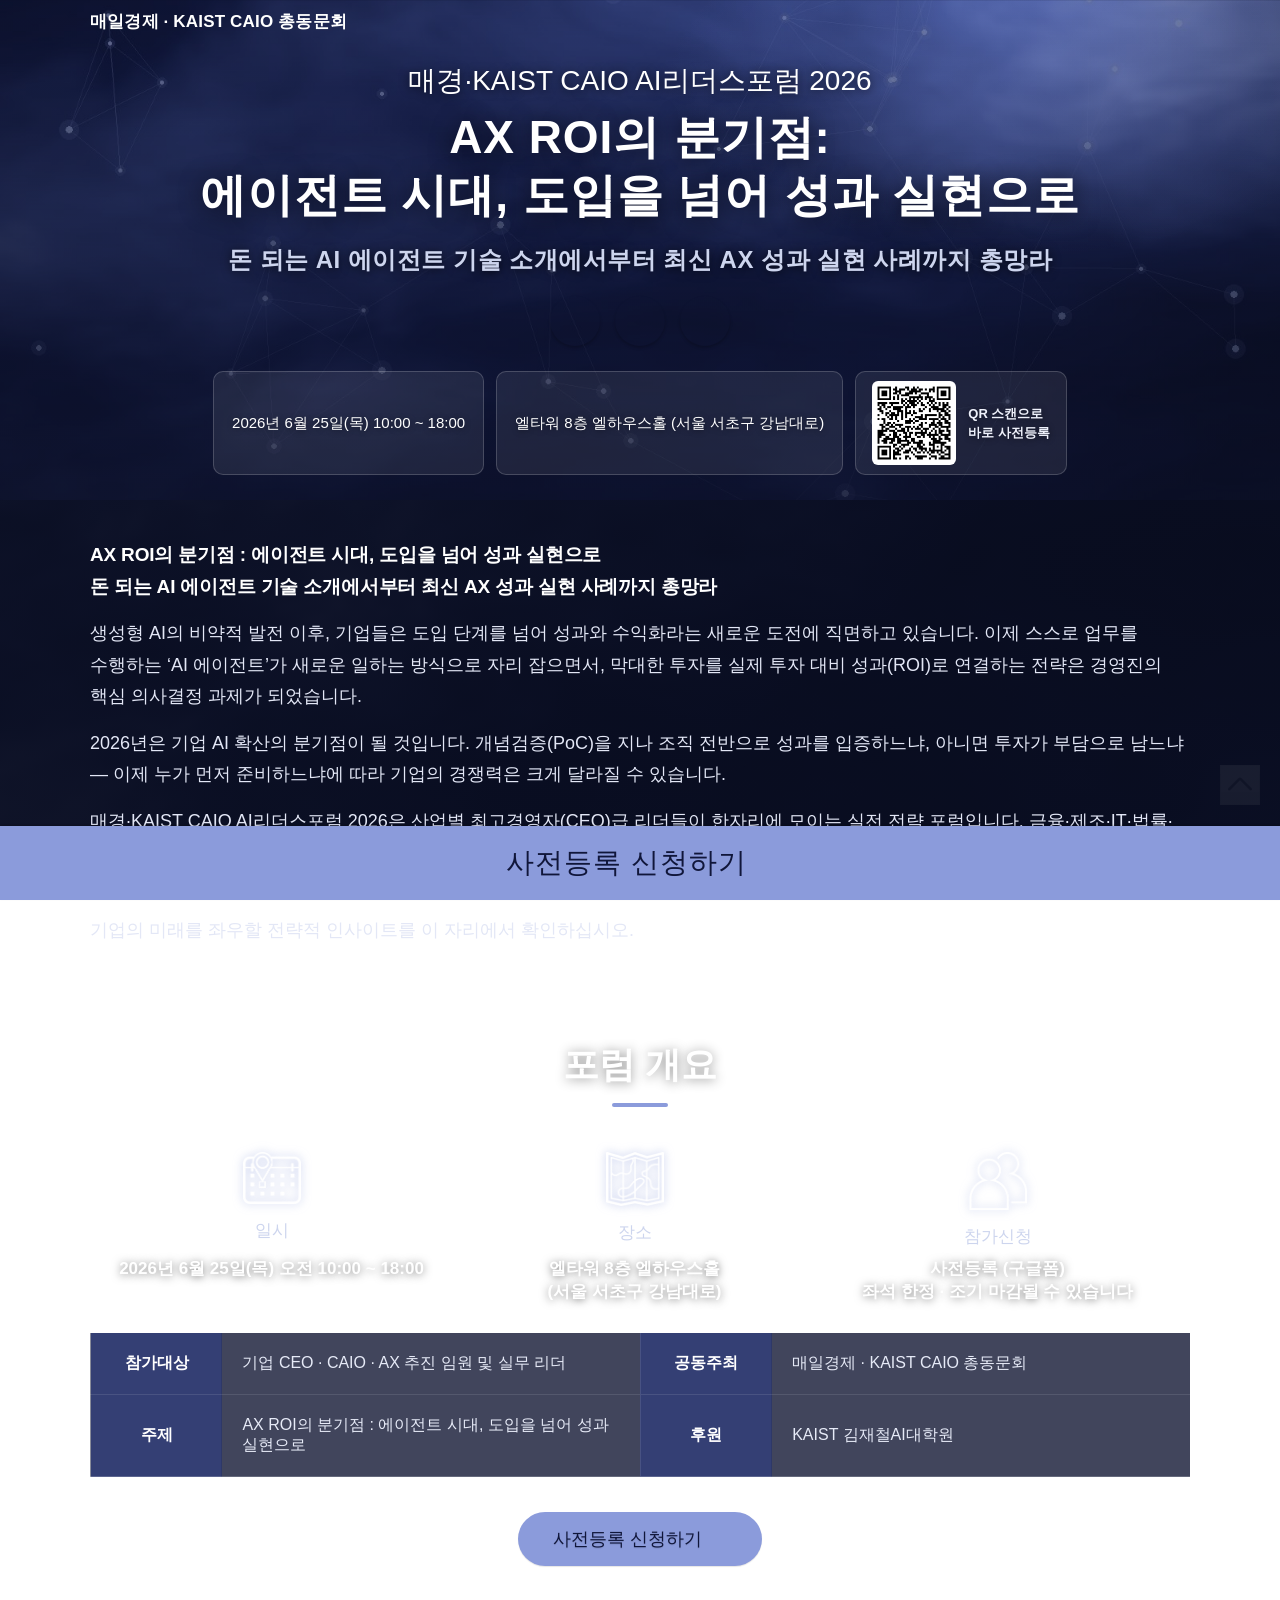
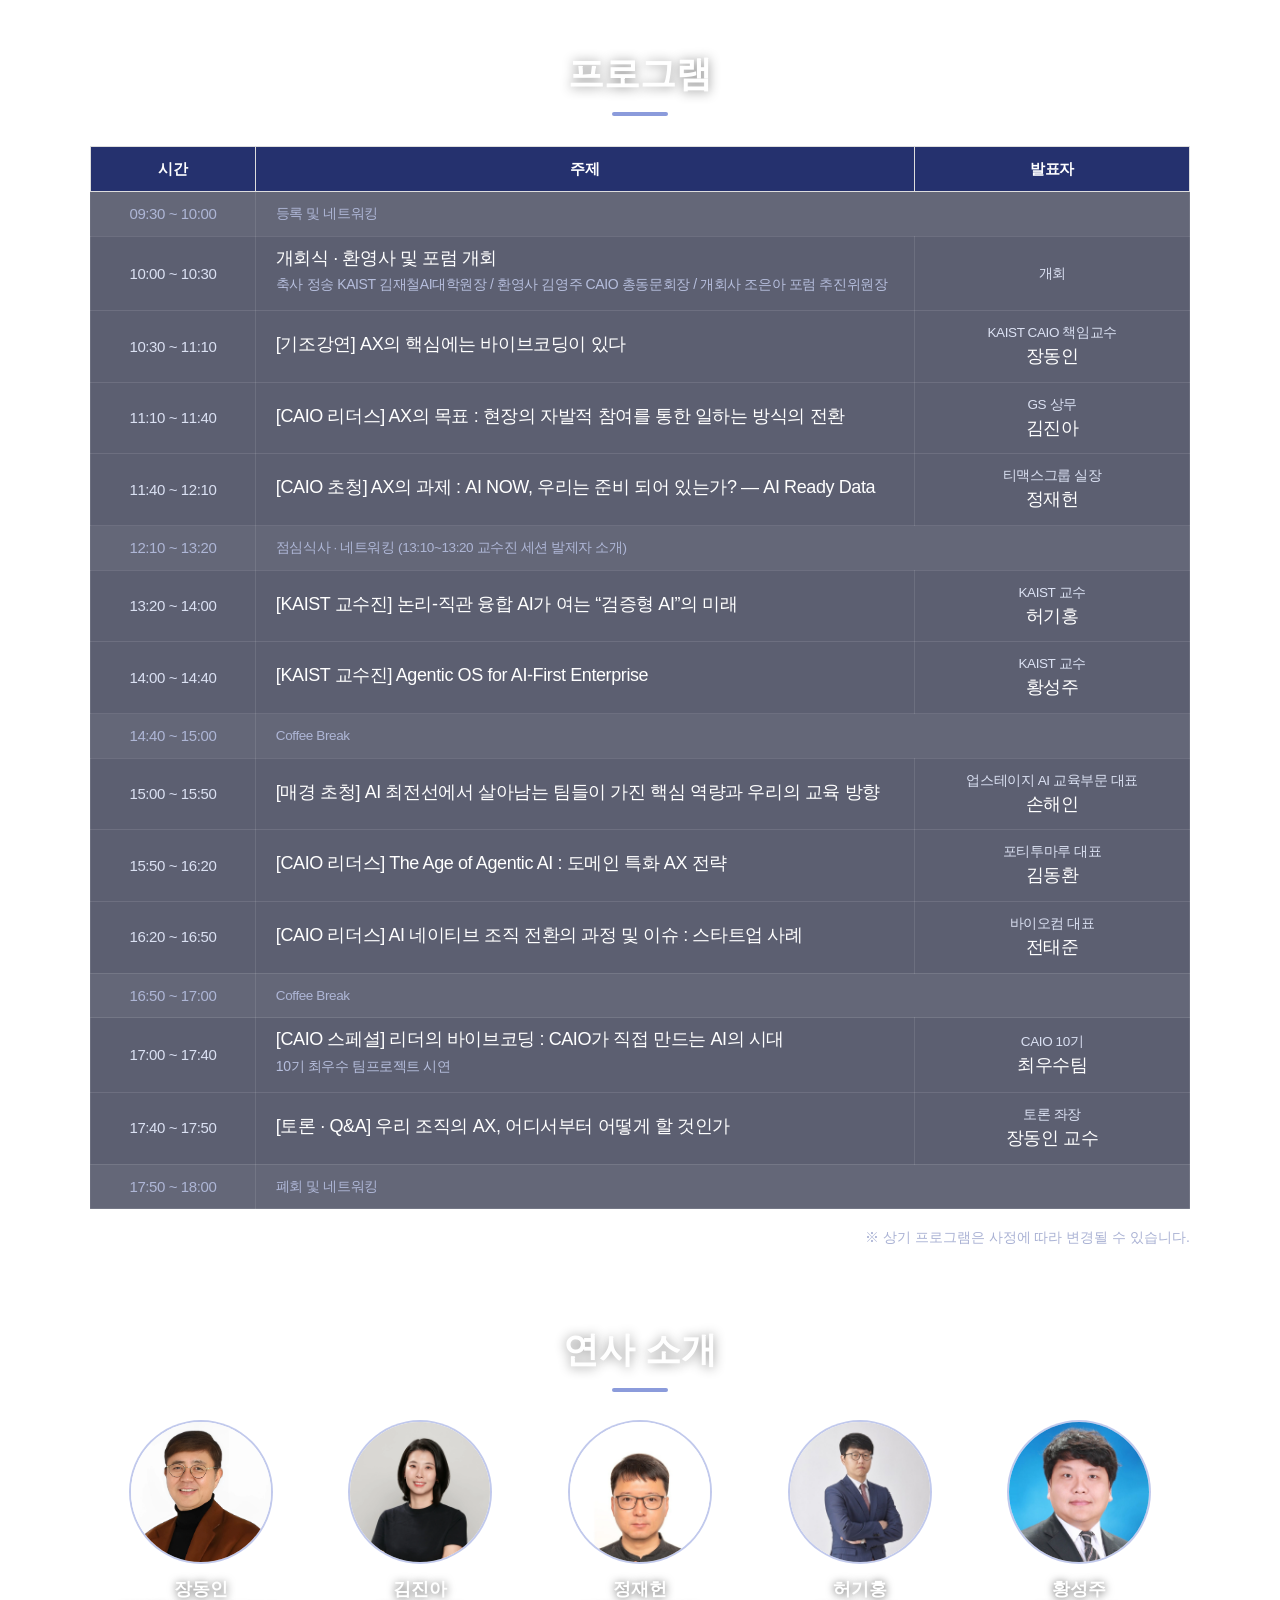
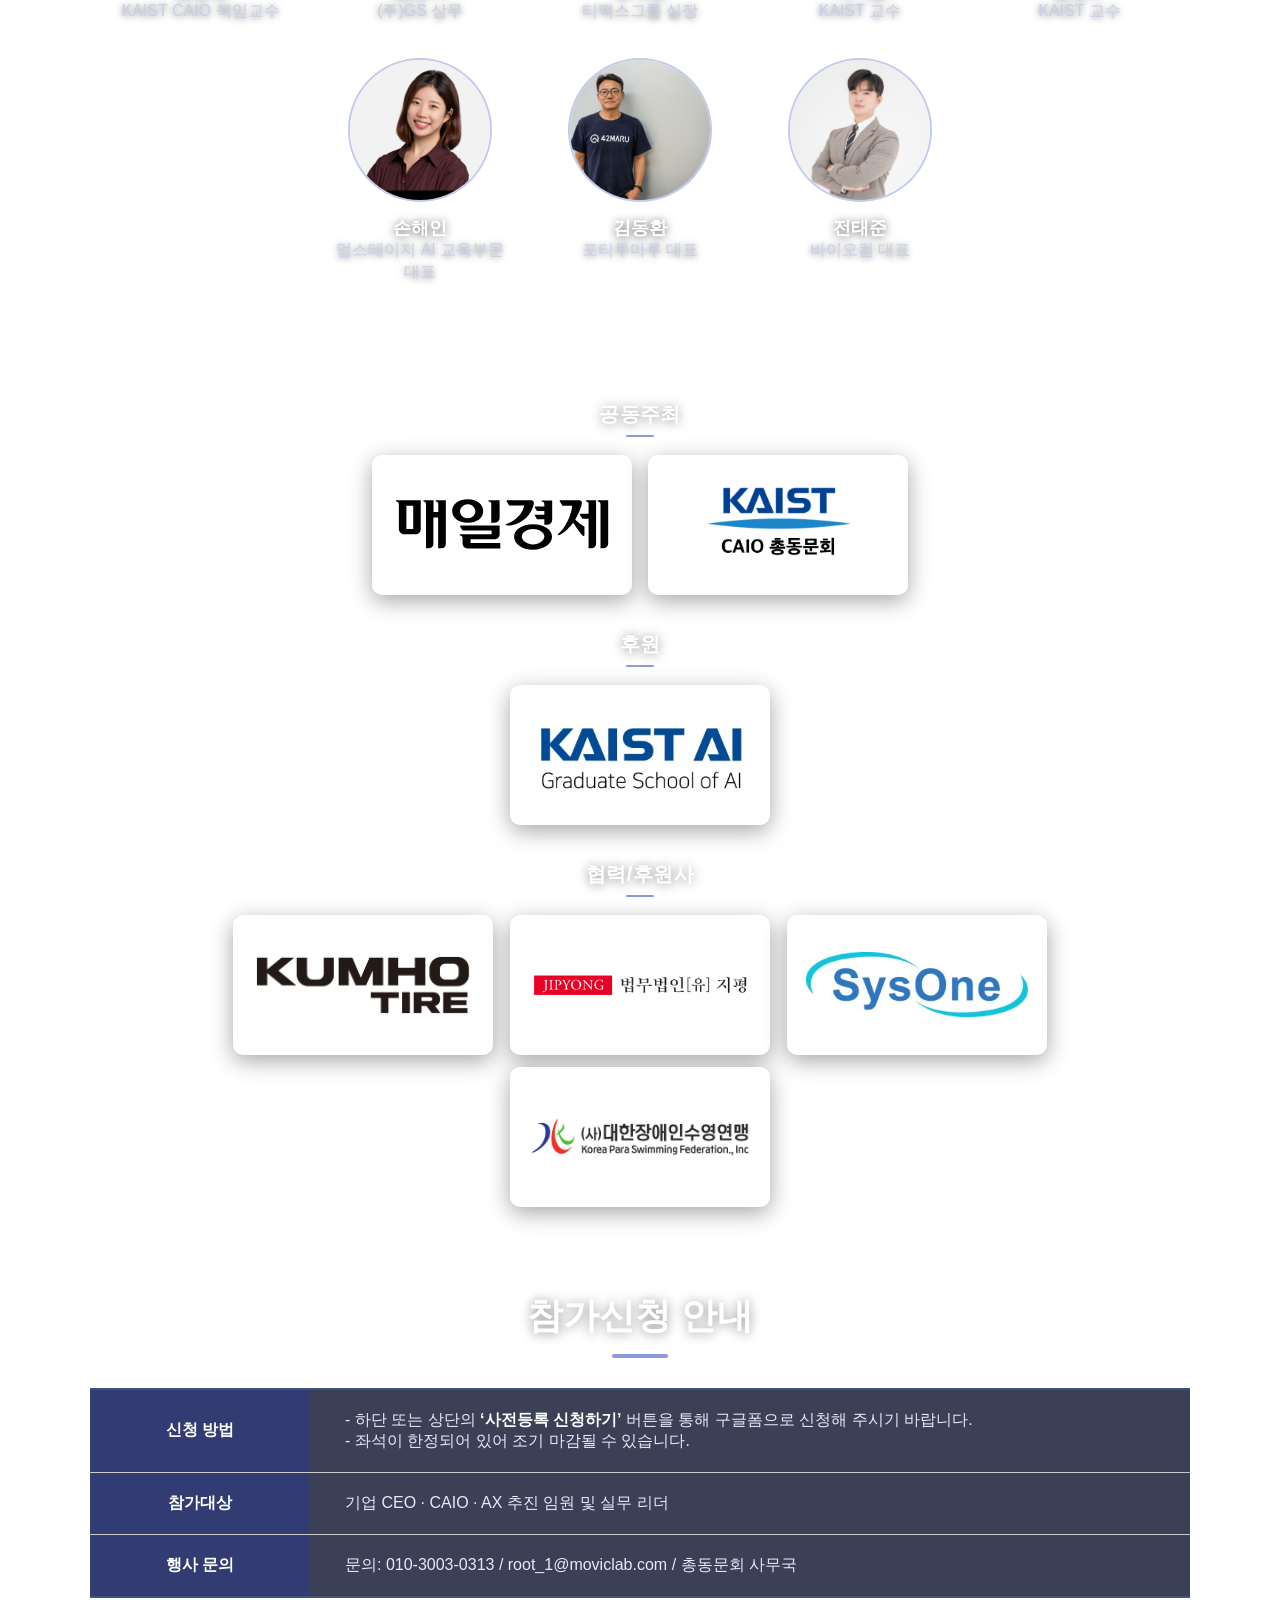
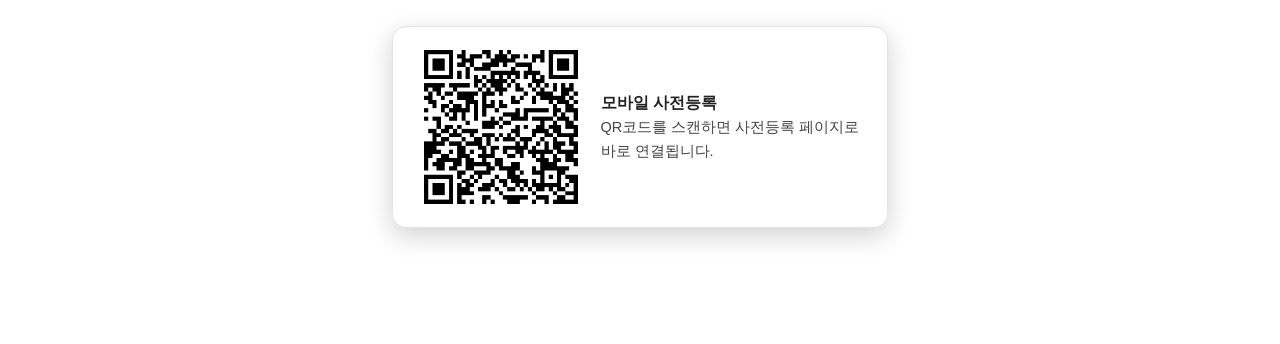
<file: index.html>
<!DOCTYPE html>
<html lang="ko">
<head>
<meta charset="UTF-8" />
<meta http-equiv="X-UA-Compatible" content="IE=edge" />
<title>매경·KAIST CAIO AI리더스포럼 2026</title>
<meta name="viewport" content="width=device-width,initial-scale=1.0" />
<meta name="description" content="AX ROI의 분기점 : 에이전트 시대, 도입을 넘어 성과 실현으로 — 2026. 6. 25(목) 엘타워 8층 엘하우스홀. 매경·KAIST CAIO AI리더스포럼 2026." />
<meta property="og:type" content="article" />
<meta property="og:title" content="매경·KAIST CAIO AI리더스포럼 2026" />
<meta property="og:description" content="AX ROI의 분기점 : 에이전트 시대, 도입을 넘어 성과 실현으로 — 2026. 6. 25(목) 엘타워 8층 엘하우스홀" />
<meta property="og:image" content="https://dev-riverkim.github.io/ai-leaders-forum-2026/images/poster.jpg" />
<meta name="twitter:card" content="summary_large_image" />

<!-- etnews 컨퍼런스 템플릿 CSS (로컬) -->
<link rel="stylesheet" href="assets/conference.css" />
<link rel="stylesheet" href="assets/SpoqaHanSans-kr.css" type="text/css" />
<script src="assets/jquery-3.6.0.min.js"></script>
<script src="assets/jquery.cookie.js"></script>
<style>
  /* 하단 고정 신청바에 마지막 콘텐츠가 가려지지 않도록 본문 끝 여백 확보 */
  body{ padding-bottom:96px; }
  main .request_guide{ padding-bottom:20px; }
  @media(max-width:768px){ body{ padding-bottom:74px; } }

  /* 파트너 로고 균일화 (원본 로고 크기가 제각각이라 박스에 맞춰 정렬) */
  main .partner .thumb_partner{ display:inline-flex !important; align-items:center; justify-content:center; width:260px; height:140px; padding:18px; box-sizing:border-box; vertical-align:middle; overflow:hidden; }
  main .partner .thumb_partner a{ display:inline-flex !important; width:auto !important; height:auto !important; padding:0 !important; align-items:center; justify-content:center; }
  main .partner .thumb_partner img{ max-width:100% !important; max-height:84px !important; width:auto !important; height:auto !important; object-fit:contain; }

  /* 강사 사진: 원형 프레임(140x140)에 종횡비 무관하게 꽉 차도록 통일 */
  main .teacher .thumb_teacher > span img{ width:100% !important; height:100% !important; object-fit:cover; object-position:center top; display:block; }

  /* 강사 그리드·이름·직책 가운데 정렬 (행 전체 중앙 정렬) */
  main .teacher .list_teacher{ text-align:center; }
  main .teacher .thumb_teacher{ text-align:center; }
  main .teacher .thumb_teacher > strong,
  main .teacher .thumb_teacher > p{ text-align:center; width:100%; }

</style>
<style>
/* ===== Dark Image Theme (생성 래스터 배경 + 다크 글래스 + 가독성 수정 + 애니메이션) ===== */
body{ background:linear-gradient(rgba(9,13,32,.80),rgba(9,13,32,.93)), url("images/gen_bg.jpg") !important; background-attachment:fixed !important; background-size:cover !important; background-position:center !important; color:#dfe4f5 !important; }
header{ position:relative; overflow:hidden; background:linear-gradient(rgba(12,16,40,.40),rgba(11,15,38,.80)), url("images/gen_hero.jpg") !important; background-size:cover !important; background-position:center !important; }
header::after{ content:""; position:absolute; inset:0; pointer-events:none; background:radial-gradient(40% 50% at 80% 16%, #8B9BDB33, transparent 70%); animation:hglow 9s ease-in-out infinite alternate; }
header > .wrap{ position:relative; z-index:2; }
@keyframes hglow{ to{ opacity:.5; transform:translateX(-4%);} }
header .title h2{ color:#ffffff !important; text-shadow:0 2px 22px rgba(0,0,0,.6); }
header .title .subcopy,header .title .subcopy2,header .info p{ text-shadow:0 1px 10px rgba(0,0,0,.7) !important; } header .title .subcopy2{ color:#cdd5ee !important; }
main,main .about,main .outline,main .program,main .teacher,main .partner,main .request_guide{ background:transparent !important; }
main h3{ color:#fff !important; position:relative; text-shadow:0 1px 12px rgba(0,0,0,.45); } main h3::after{ content:""; display:block; width:48px;height:4px;background:#8B9BDB;border-radius:3px;margin:14px auto 0; }
main .about article,main .about article p{ color:#e3e7f6 !important; } main .about article b{ color:#fff !important; }
main .outline ul li strong{ color:#fff !important; text-shadow:0 1px 8px rgba(0,0,0,.5); } main .outline .outline_icon span{ color:#cdd5ee !important; }
main .outline .outline_icon img{ filter:brightness(1.7) drop-shadow(0 0 5px #8B9BDB99); }
main .outline .outline_table{ background:rgba(18,23,52,.55) !important; border-color:rgba(255,255,255,.12) !important; }
main .outline .outline_table th{ background:rgba(33,46,110,.78) !important; color:#fff !important; border-color:rgba(255,255,255,.10) !important; }
main .outline .outline_table td{ background:rgba(18,23,52,.55) !important; color:#e6eaf7 !important; border-color:rgba(255,255,255,.10) !important; }
main .program .program_table{ background:rgba(15,20,46,.68) !important; }
main .program .program_table thead th{ background:rgba(33,46,110,.92) !important; color:#fff !important; }
main .program .program_table td{ color:#dbe1f3 !important; border-color:rgba(255,255,255,.10) !important; }
main .program .program_table tr.break td{ background:rgba(255,255,255,.05) !important; color:#aeb6d6 !important; }
main .program .program_table strong{ color:#fff !important; } main .program .program_table p{ color:#b6bedd !important; }
main .program .wrap > table td:nth-child(2){ text-align:left !important; }
main .teacher .thumb_teacher > strong{ color:#fff !important; text-shadow:0 1px 8px rgba(0,0,0,.65); }
main .teacher .thumb_teacher > p{ color:#c8d0e8 !important; text-shadow:0 1px 6px rgba(0,0,0,.55); }
main .teacher .thumb_teacher > span{ box-shadow:0 0 0 2px #8B9BDB88; }
main .partner .thumb_partner{ background:#fff !important; border-radius:10px; border-color:rgba(255,255,255,.2) !important; box-shadow:0 6px 22px rgba(0,0,0,.35); }
main .request_guide table{ background:rgba(17,22,50,.6) !important; }
main .request_guide th{ background:rgba(33,46,110,.78) !important; color:#fff !important; border-color:rgba(255,255,255,.1) !important; }
main .request_guide td{ background:rgba(17,22,50,.55) !important; color:#e6eaf7 !important; border-color:rgba(255,255,255,.1) !important; }
main .request_guide td b{ color:#fff !important; } main .request_guide td p{ color:#e6eaf7 !important; }
main p.textalign-right{ color:#aab2d4 !important; }
main .outline .outline_btnWrap a.btn_register, footer .btn_register{ background-color:#8B9BDB !important; color:#10163A !important; }

body.anim-on section:not(.rv-in){ opacity:0; transform:translateY(22px); }
body.anim-on section{ transition:opacity .7s ease, transform .7s ease; }
@media(prefers-reduced-motion:reduce){ body.anim-on section{opacity:1 !important;transform:none !important;transition:none !important;} }
@media(prefers-reduced-motion:reduce){ header::after{animation:none !important;} }
</style>
<script>
$(function(){
  if(!(window.matchMedia && window.matchMedia('(prefers-reduced-motion: reduce)').matches)){
    document.body.classList.add('anim-on');
    var io=new IntersectionObserver(function(es){es.forEach(function(en){if(en.isIntersecting){en.target.classList.add('rv-in');io.unobserve(en.target);}});},{threshold:.08});
    document.querySelectorAll('main section').forEach(function(e){io.observe(e);});
  }
});
</script>
<style>
/* ===== Designer QA fixes ===== */
header .title h2{ font-size:46px !important; line-height:1.25em; letter-spacing:.02em; }
@media(max-width:800px){ header .title h2{ font-size:34px !important; } }
.snsWrap{ margin:20px 0 !important; }
main .about article p{ font-size:18px; line-height:1.75em; }
main .about article > p:first-child b{ font-size:19px; line-height:1.6; letter-spacing:-.01em; }
main h3::after{ width:56px !important; }
main .partner h3{ font-size:20px !important; font-weight:600; margin-bottom:12px !important; letter-spacing:.02em; }
main .partner h3::after{ width:28px !important; height:2px !important; margin-top:8px !important; }
main .outline .outline_icon img{ width:58px; }
main .program .program_table td:last-child{ font-size:13.5px; }
@media(max-width:600px){ footer .btn_register{ font-size:20px; padding:16px 20px; } }
</style>
<style>
/* 참가신청 QR 블록 */
.qr-block{ margin:28px auto 0; display:flex; align-items:center; justify-content:center; gap:20px; background:#fff; border:1px solid #e5e5e5; border-radius:14px; padding:20px 28px; width:fit-content; max-width:92%; box-shadow:0 8px 26px rgba(0,0,0,.18); }
.qr-block img{ width:128px; height:128px; display:block; }
.qr-block p{ margin:0; font-size:14.5px; color:#444 !important; line-height:1.65; text-align:left; }
.qr-block p b{ font-size:16px; color:#222 !important; }
@media(max-width:560px){ .qr-block{ flex-direction:column; text-align:center; } .qr-block p{ text-align:center; } }
</style>
<style>
/* 히어로 인포 칩 + QR (B안: 한 줄 정렬) */
header{ position:relative; }
header .info.info-chips{ display:flex; justify-content:center; align-items:stretch; gap:12px; flex-wrap:wrap; }
header .info-chips .chip{ display:flex; align-items:center; background:rgba(255,255,255,.08); border:1px solid rgba(255,255,255,.18); border-radius:10px; padding:12px 18px; font-size:15px; font-weight:500; color:#fff; text-shadow:0 1px 6px rgba(0,0,0,.45); }
header .info-chips .chip-qr{ gap:12px; padding:9px 16px; }
header .info-chips .chip-qr img{ width:84px; height:84px; background:#fff; padding:4px; border-radius:6px; box-sizing:border-box; display:block; }
header .info-chips .chip-qr b{ font-size:13px; color:#eef1fb; text-align:left; line-height:1.5; font-weight:600; text-shadow:0 1px 6px rgba(0,0,0,.45); }
@media(max-width:600px){ header .info-chips .chip-qr{ display:none; } }
/* 하단 QR 강화 (포스터·공유용) */
.qr-block img{ width:160px !important; height:160px !important; }
</style>
</head>
<body>

<header style="background:url('images/header_bg.jpg') no-repeat; background-size:cover;">
  <div class="wrap">
    <h1><span style="font-size:17px;color:#fff;font-weight:700;letter-spacing:.01em;">매일경제 · KAIST CAIO 총동문회</span></h1>
    <div class="title">
      <p class="subcopy">매경·KAIST CAIO AI리더스포럼 2026</p>
      <h2>AX ROI의 분기점:<br>에이전트 시대, 도입을 넘어 성과 실현으로</h2>
      <p class="subcopy2">돈 되는 AI 에이전트 기술 소개에서부터 최신 AX 성과 실현 사례까지 총망라</p>
    </div>
    <div class="snsWrap">
      <p>
        <a href="#" id="sns-tw" title="트위터 공유하기" class="btn_twitter" target="_blank" rel="noopener"></a>
        <a href="#" id="sns-fb" title="페이스북 공유하기" class="btn_facebook" target="_blank" rel="noopener"></a>
        <a href="#" id="sns-url" title="URL 복사하기" class="btn_url"></a>
      </p>
    </div>
    <div class="info info-chips">
      <span class="chip">2026년 6월 25일(목) 10:00 ~ 18:00</span>
      <span class="chip">엘타워 8층 엘하우스홀 (서울 서초구 강남대로)</span>
      <span class="chip chip-qr" aria-hidden="true"><img src="qr.png" alt=""><b>QR 스캔으로<br>바로 사전등록</b></span>
    </div>
  </div>
</header>

<main role="main">
  <!-- 포럼 소개 -->
  <section class="about">
    <div class="wrap">
      <div class="h3_sub">
        <article>
          <p><b>AX ROI의 분기점 : 에이전트 시대, 도입을 넘어 성과 실현으로<br>
          돈 되는 AI 에이전트 기술 소개에서부터 최신 AX 성과 실현 사례까지 총망라</b></p>

          <p>생성형 AI의 비약적 발전 이후, 기업들은 도입 단계를 넘어 성과와 수익화라는 새로운 도전에 직면하고 있습니다. 이제 스스로 업무를 수행하는 ‘AI 에이전트’가 새로운 일하는 방식으로 자리 잡으면서, 막대한 투자를 실제 투자 대비 성과(ROI)로 연결하는 전략은 경영진의 핵심 의사결정 과제가 되었습니다.</p>

          <p>2026년은 기업 AI 확산의 분기점이 될 것입니다. 개념검증(PoC)을 지나 조직 전반으로 성과를 입증하느냐, 아니면 투자가 부담으로 남느냐 — 이제 누가 먼저 준비하느냐에 따라 기업의 경쟁력은 크게 달라질 수 있습니다.</p>

          <p>매경·KAIST CAIO AI리더스포럼 2026은 산업별 최고경영자(CEO)급 리더들이 한자리에 모이는 실전 전략 포럼입니다. 금융·제조·IT·법률·공공·바이오 등 각 산업 현장의 CAIO와 KAIST 교수진이 실제로 축적한 도입·확산·성과 모델을 공유하며, 리더가 직접 바이브코딩으로 에이전트를 구현해 조직의 문제를 푸는 실전 사례까지 무대에서 공개합니다.</p>

          <p>기업의 미래를 좌우할 전략적 인사이트를 이 자리에서 확인하십시오.</p>
        </article>
      </div>
    </div>
  </section>

  <!-- 포럼 개요 -->
  <section class="outline">
    <div class="wrap">
      <h3>포럼 개요</h3>
      <ul class="clearfix">
        <li>
          <div class="outline_icon"><img src="images/icon_outline01.png" alt="일시 아이콘"><span>일시</span></div>
          <strong>2026년 6월 25일(목) 오전 10:00 ~ 18:00</strong>
        </li>
        <li>
          <div class="outline_icon"><img src="images/icon_outline02.png" alt="장소 아이콘"><span>장소</span></div>
          <strong>엘타워 8층 엘하우스홀<br>(서울 서초구 강남대로)</strong>
        </li>
        <li>
          <div class="outline_icon"><img src="images/icon_outline03.png" alt="참가신청 아이콘"><span>참가신청</span></div>
          <strong>사전등록 (구글폼)<br>좌석 한정 · 조기 마감될 수 있습니다</strong>
        </li>
      </ul>

      <table class="clearfix outline_table">
        <colgroup><col width="12%"><col width="38%"><col width="12%"><col width="38%"></colgroup>
        <tr>
          <th>참가대상</th><td>기업 CEO · CAIO · AX 추진 임원 및 실무 리더</td>
          <th>공동주최</th><td>매일경제 · KAIST CAIO 총동문회</td>
        </tr>
        <tr>
          <th>주제</th><td>AX ROI의 분기점 : 에이전트 시대, 도입을 넘어 성과 실현으로</td>
          <th>후원</th><td>KAIST 김재철AI대학원</td>
        </tr>
      </table>

      <div class="outline_btnWrap">
        <a href="#" class="btn_register js-register" title="사전등록 신청하기">사전등록 신청하기<i></i></a>
      </div>
    </div>
  </section>

  <!-- 프로그램 -->
  <section class="program">
    <div class="wrap">
      <h3>프로그램</h3>
      <table class="program_table">
        <colgroup><col width="15%"><col width="*"><col width="25%"></colgroup>
        <thead><tr><th>시간</th><th>주제</th><th>발표자</th></tr></thead>
        <tbody>
          <tr class="break"><td>09:30 ~ 10:00</td><td colspan="2">등록 및 네트워킹</td></tr>
          <tr>
            <td>10:00 ~ 10:30</td>
            <td><strong>개회식 · 환영사 및 포럼 개회</strong><p>축사 정송 KAIST 김재철AI대학원장 / 환영사 김영주 CAIO 총동문회장 / 개회사 조은아 포럼 추진위원장</p></td>
            <td>개회</td>
          </tr>
          <tr>
            <td>10:30 ~ 11:10</td>
            <td><strong>[기조강연] AX의 핵심에는 바이브코딩이 있다</strong></td>
            <td>KAIST CAIO 책임교수<strong>장동인</strong></td>
          </tr>
          <tr>
            <td>11:10 ~ 11:40</td>
            <td><strong>[CAIO 리더스] AX의 목표 : 현장의 자발적 참여를 통한 일하는 방식의 전환</strong></td>
            <td>GS 상무<strong>김진아</strong></td>
          </tr>
          <tr>
            <td>11:40 ~ 12:10</td>
            <td><strong>[CAIO 초청] AX의 과제 : AI NOW, 우리는 준비 되어 있는가? — AI Ready Data</strong></td>
            <td>티맥스그룹 실장<strong>정재헌</strong></td>
          </tr>
          <tr class="break"><td>12:10 ~ 13:20</td><td colspan="2">점심식사 · 네트워킹 (13:10~13:20 교수진 세션 발제자 소개)</td></tr>
          <tr>
            <td>13:20 ~ 14:00</td>
            <td><strong>[KAIST 교수진] 논리-직관 융합 AI가 여는 “검증형 AI”의 미래</strong></td>
            <td>KAIST 교수<strong>허기홍</strong></td>
          </tr>
          <tr>
            <td>14:00 ~ 14:40</td>
            <td><strong>[KAIST 교수진] Agentic OS for AI-First Enterprise</strong></td>
            <td>KAIST 교수<strong>황성주</strong></td>
          </tr>
          <tr class="break"><td>14:40 ~ 15:00</td><td colspan="2">Coffee Break</td></tr>
          <tr>
            <td>15:00 ~ 15:50</td>
            <td><strong>[매경 초청] AI 최전선에서 살아남는 팀들이 가진 핵심 역량과 우리의 교육 방향</strong></td>
            <td>업스테이지 AI 교육부문 대표<strong>손해인</strong></td>
          </tr>
          <tr>
            <td>15:50 ~ 16:20</td>
            <td><strong>[CAIO 리더스] The Age of Agentic AI : 도메인 특화 AX 전략</strong></td>
            <td>포티투마루 대표<strong>김동환</strong></td>
          </tr>
          <tr>
            <td>16:20 ~ 16:50</td>
            <td><strong>[CAIO 리더스] AI 네이티브 조직 전환의 과정 및 이슈 : 스타트업 사례</strong></td>
            <td>바이오컴 대표<strong>전태준</strong></td>
          </tr>
          <tr class="break"><td>16:50 ~ 17:00</td><td colspan="2">Coffee Break</td></tr>
          <tr>
            <td>17:00 ~ 17:40</td>
            <td><strong>[CAIO 스페셜] 리더의 바이브코딩 : CAIO가 직접 만드는 AI의 시대</strong><p>10기 최우수 팀프로젝트 시연</p></td>
            <td>CAIO 10기<strong>최우수팀</strong></td>
          </tr>
          <tr>
            <td>17:40 ~ 17:50</td>
            <td><strong>[토론 · Q&amp;A] 우리 조직의 AX, 어디서부터 어떻게 할 것인가</strong></td>
            <td>토론 좌장<strong>장동인 교수</strong></td>
          </tr>
          <tr class="break"><td>17:50 ~ 18:00</td><td colspan="2">폐회 및 네트워킹</td></tr>
        </tbody>
      </table>
      <style>main .program .wrap > table td {text-align:center !important;} main .program .wrap > table td:nth-child(2) {text-align:left !important; padding-left:20px;}</style>
      <p class="textalign-right">※ 상기 프로그램은 사정에 따라 변경될 수 있습니다.</p>
    </div>
  </section>

  <!-- 연사 소개 -->
  <section class="teacher">
    <div class="wrap">
      <h3>연사 소개</h3>
      <div class="list_teacher clearfix">

        <div id="lecturer2_btn" class="thumb_teacher"><span><img src="images/jangdongin.webp" width="130"></span><strong>장동인</strong><p>KAIST CAIO 책임교수</p></div>
        <div id="record2_modal" class="modal"><div class="modalWrap"><span class="close" title="닫기">&times;</span><div class="modal-content"><p><b>[기조강연] AX의 핵심에는 바이브코딩이 있다</b><br><br>現 KAIST 김재철AI대학원 CAIO 담당 책임교수 / AiBB Lab 대표<br>7년째 CEO를 위한 AI 코딩 교육 진행<br>前 한국테라데이타 부사장, SAS코리아 부사장 등 역임<br><br>AX(AI 전환)를 성과로 연결하는 핵심 동력으로서의 ‘바이브코딩’을 조망하고, 리더가 직접 AI를 활용해 조직의 문제를 푸는 방향을 제시합니다.</p></div></div></div>

        <div id="lecturer3_btn" class="thumb_teacher"><span><img src="images/kimjina.webp" width="130"></span><strong>김진아</strong><p>(주)GS 상무</p></div>
        <div id="record3_modal" class="modal"><div class="modalWrap"><span class="close" title="닫기">&times;</span><div class="modal-content"><p><b>[CAIO 리더스] AX의 목표 : 현장의 자발적 참여를 통한 일하는 방식의 전환</b><br>(주)GS 상무 · AX 조직 52g<br><br>GS그룹 AX 조직 52g가 6년간 정유공장·발전소·물류센터·편의점·고객센터 현장에서 추진한 혁신 사례를 통해, 기술 도입을 넘어 실제 업무 변화와 성과로 이어지는 방법을 공유합니다. AI를 조직문화와 일하는 방식의 변화로 연결하는 리더십·변화관리 원칙을 다룹니다.</p></div></div></div>

        <div id="lecturer4_btn" class="thumb_teacher"><span><img src="images/jeongjaeheon.webp" width="130"></span><strong>정재헌</strong><p>티맥스그룹 실장</p></div>
        <div id="record4_modal" class="modal"><div class="modalWrap"><span class="close" title="닫기">&times;</span><div class="modal-content"><p><b>[CAIO 초청] AX의 과제 : AI NOW, 우리는 준비 되어 있는가? — AI Ready Data</b><br>Tmax그룹 실장 · 前 오케스트로 AGI 대표<br><br>에이전트는 구매가 아니라 보안·인프라·데이터 3대 전제 위에서 작동합니다. 경쟁력이 비정형·실시간 데이터의 표준화(ARD)로 이동하는 흐름과, 운영 가능한 AI 학습데이터를 만드는 글로벌 표준·프로세스, 한국형 소버린 AI 전략까지 제시합니다.</p></div></div></div>

        <div id="lecturer5_btn" class="thumb_teacher"><span><img src="images/heogihong.jpg" width="130"></span><strong>허기홍</strong><p>KAIST 교수</p></div>
        <div id="record5_modal" class="modal"><div class="modalWrap"><span class="close" title="닫기">&times;</span><div class="modal-content"><p><b>[KAIST 교수진] 논리-직관 융합 AI가 여는 “검증형 AI”의 미래</b><br>KAIST 교수<br><br>신경망 기반 AI는 지시를 올바로 따르는지 엄밀히 판단하기 어렵습니다. 뛰어난 직관의 언어 모델과 엄밀한 논리의 검증 시스템이 결합되는 ‘검증형 AI’의 미래를 함께 그립니다.</p></div></div></div>

        <div id="lecturer6_btn" class="thumb_teacher"><span><img src="images/hwangseongju.jpg" width="130"></span><strong>황성주</strong><p>KAIST 교수</p></div>
        <div id="record6_modal" class="modal"><div class="modalWrap"><span class="close" title="닫기">&times;</span><div class="modal-content"><p><b>[KAIST 교수진] Agentic OS for AI-First Enterprise</b><br>KAIST 교수<br><br>AI-First 기업으로 전환하기 위한 에이전트 기반 운영체계(Agentic OS)의 개념과 방향을 제시합니다.</p></div></div></div>

        <div id="lecturer7_btn" class="thumb_teacher"><span><img src="images/sonhaein.png" width="130"></span><strong>손해인</strong><p>업스테이지 AI 교육부문 대표</p></div>
        <div id="record7_modal" class="modal"><div class="modalWrap"><span class="close" title="닫기">&times;</span><div class="modal-content"><p><b>[매경 초청] AI 최전선에서 살아남는 팀들이 가진 핵심 역량과 우리의 교육 방향</b><br>업스테이지 AI 교육부문 대표 · 창업 멤버<br><br>AlphaGo·ChatGPT·Agent 시대로 파도가 빨라지며 기업이 원하는 인재상도 달라졌습니다. NVIDIA·업스테이지 최전선에서 목격한 살아남는 팀의 공통 역량과, 에이전트 시대 교육이 바꿔야 할 지점을 구체적으로 풀어냅니다.</p></div></div></div>

        <div id="lecturer8_btn" class="thumb_teacher"><span><img src="images/kimdonghwan.jpg" width="130"></span><strong>김동환</strong><p>포티투마루 대표</p></div>
        <div id="record8_modal" class="modal"><div class="modalWrap"><span class="close" title="닫기">&times;</span><div class="modal-content"><p><b>[CAIO 리더스] The Age of Agentic AI : 도메인 특화 AX 전략</b><br>포티투마루 대표 · 국가AI전략위 공공AX 위원<br><br>딥러닝 기반 AI의 발전 흐름을 돌아보고, Generative를 넘어 Agentic AI 기반의 산업·공공·행정 혁신으로 생산성과 글로벌 경쟁력을 확보한 사례를 공유합니다. 금융·제조·전자·법률·헬스케어·공공 등 도메인별 특화 AX 전략을 함께 고민합니다.</p></div></div></div>

        <div id="lecturer9_btn" class="thumb_teacher"><span><img src="images/jeontaejun.jpg" width="130"></span><strong>전태준</strong><p>바이오컴 대표</p></div>
        <div id="record9_modal" class="modal"><div class="modalWrap"><span class="close" title="닫기">&times;</span><div class="modal-content"><p><b>[CAIO 리더스] AI 네이티브 조직 전환의 과정 및 이슈 : 스타트업 사례</b><br>바이오컴 대표 · KAIST CAIO 과정 대상<br><br>AI를 도입한 회사는 많지만 성과를 매출·비용으로 증명하는 회사는 드뭅니다. AI가 안전하고 측정 가능하게 일하도록 만드는 운영 체계를 다루며, 인당 생산성을 끌어올리는 방법과 자산이 되는 에이전트의 차이를 직접 운영·검증한 경험으로 제시합니다.</p></div></div></div>

      </div>
    </div>
  </section>

  <!-- 공동주최 · 후원 -->
  <section class="partner">
    <div class="wrap">
      <h3>공동주최</h3>
      <div class="list_partner">
        <span class="thumb_partner"><img src="images/logo_mk_official.svg" alt="매일경제" style="max-height:44px;"></span>
        <span class="thumb_partner"><a href="http://www.kaist.ac.kr/kr/" target="_blank" rel="noopener"><img src="images/logo_kaist.jpg" alt="KAIST CAIO 총동문회"></a></span>
      </div>
      <h3>후원</h3>
      <div class="list_partner">
        <span class="thumb_partner"><a href="http://gsai.kaist.ac.kr/?lang=ko" target="_blank" rel="noopener"><img src="images/logo_kaistai.jpg" alt="KAIST 김재철AI대학원"></a></span>
      </div>
      <h3>협력/후원사</h3>
      <div class="list_partner">
        <span class="thumb_partner"><a href="https://www.kumhotire.co.kr" target="_blank" rel="noopener"><img src="images/logo_kumho.png?v=2" alt="금호타이어"></a></span>
        <span class="thumb_partner"><a href="https://www.jipyong.com" target="_blank" rel="noopener"><img src="images/logo_jipyong.png?v=2" alt="법무법인 지평"></a></span>
        <span class="thumb_partner"><a href="http://www.sysone.co.kr/" target="_blank" rel="noopener"><img src="images/logo_sysone.jpg" alt="시스원"></a></span>
        <span class="thumb_partner"><a href="https://swimming.koreanpc.kr" target="_blank" rel="noopener"><img src="images/logo_paraswim.png" alt="대한장애인수영연맹"></a></span>
      </div>
    </div>
  </section>

  <!-- 참가신청 안내 -->
  <section class="request_guide">
    <div class="wrap">
      <h3>참가신청 안내</h3>
      <table>
        <colgroup><col width="20%"><col width="80%"></colgroup>
        <tr>
          <th>신청 방법</th>
          <td>
            <p>- 하단 또는 상단의 <b>‘사전등록 신청하기’</b> 버튼을 통해 구글폼으로 신청해 주시기 바랍니다.</p>
            <p>- 좌석이 한정되어 있어 조기 마감될 수 있습니다.</p>
          </td>
        </tr>
        <tr>
          <th>참가대상</th>
          <td><p>기업 CEO · CAIO · AX 추진 임원 및 실무 리더</p></td>
        </tr>
        <tr>
          <th>행사 문의</th>
          <td><p>문의: 010-3003-0313 / root_1@moviclab.com / 총동문회 사무국</p></td>
        </tr>
      </table>

      <div class="qr-block">
        <img src="qr.png" alt="사전등록 QR코드">
        <p><b>모바일 사전등록</b><br>QR코드를 스캔하면 사전등록 페이지로<br>바로 연결됩니다.</p>
      </div>
    </div>
  </section>
</main>

<footer>
  <a href="#top" title="맨 위로" class="btn_gotop"><img src="images/btn_gotop.png"></a>
  <a href="#" title="사전등록 신청하기" class="btn_register js-register">사전등록 신청하기<i></i></a>
</footer>

<script>
  // ===== 구글폼 신청 링크 (받으면 이 값만 교체) =====
  var REGISTER_URL = "https://docs.google.com/forms/d/e/1FAIpQLScuz4HVtLLdzOOgcEcVKXNpfKAYTQOdwJYebZCxMklvXIc5TQ/viewform";

  $(function(){
    // 신청 버튼 동작
    $(".js-register").on("click", function(e){
      e.preventDefault();
      if(REGISTER_URL){ window.open(REGISTER_URL, "_blank"); }
      else { alert("사전등록 링크는 준비 중입니다. 곧 오픈됩니다."); }
    });

    // 강사 모달
    for (var i=1;i<=20;i++){
      if ($("#lecturer"+i+"_btn").length<=0) continue;
      if ($("#record"+i+"_modal").length>0){
        $("#lecturer"+i+"_btn").css("cursor","pointer").on("click", function(){
          var id = this.id.replace("lecturer","#record").replace("btn","modal");
          $(id).css("display","flex");
        });
      }
    }
    $(".close").on("click", function(){ $(this).closest(".modal").hide(); });
    window.onclick = function(event){
      var t = event.target;
      if (t.className === "modal") t.style.display = "none";
    };

    // 맨 위로
    $(window).scroll(function(){
      if ($(this).scrollTop() > 200) $(".btn_gotop").fadeIn();
      else $(".btn_gotop").fadeOut();
    });
    $(".btn_gotop").click(function(){ $("html, body").animate({scrollTop:0}, 400); return false; });

    // SNS 공유
    var url = location.href.split('#')[0];
    var title = "매경·KAIST CAIO AI리더스포럼 2026";
    $("#sns-tw").attr("href","https://twitter.com/intent/tweet?text="+encodeURIComponent(title)+"&url="+encodeURIComponent(url));
    $("#sns-fb").attr("href","https://www.facebook.com/sharer/sharer.php?u="+encodeURIComponent(url));
    $("#sns-url").on("click", function(e){
      e.preventDefault();
      if(navigator.clipboard){ navigator.clipboard.writeText(url).then(function(){alert("주소가 복사되었습니다.");}); }
      else { prompt("Ctrl+C로 복사하세요.", url); }
    });
  });
</script>
</body>
</html>
</file>
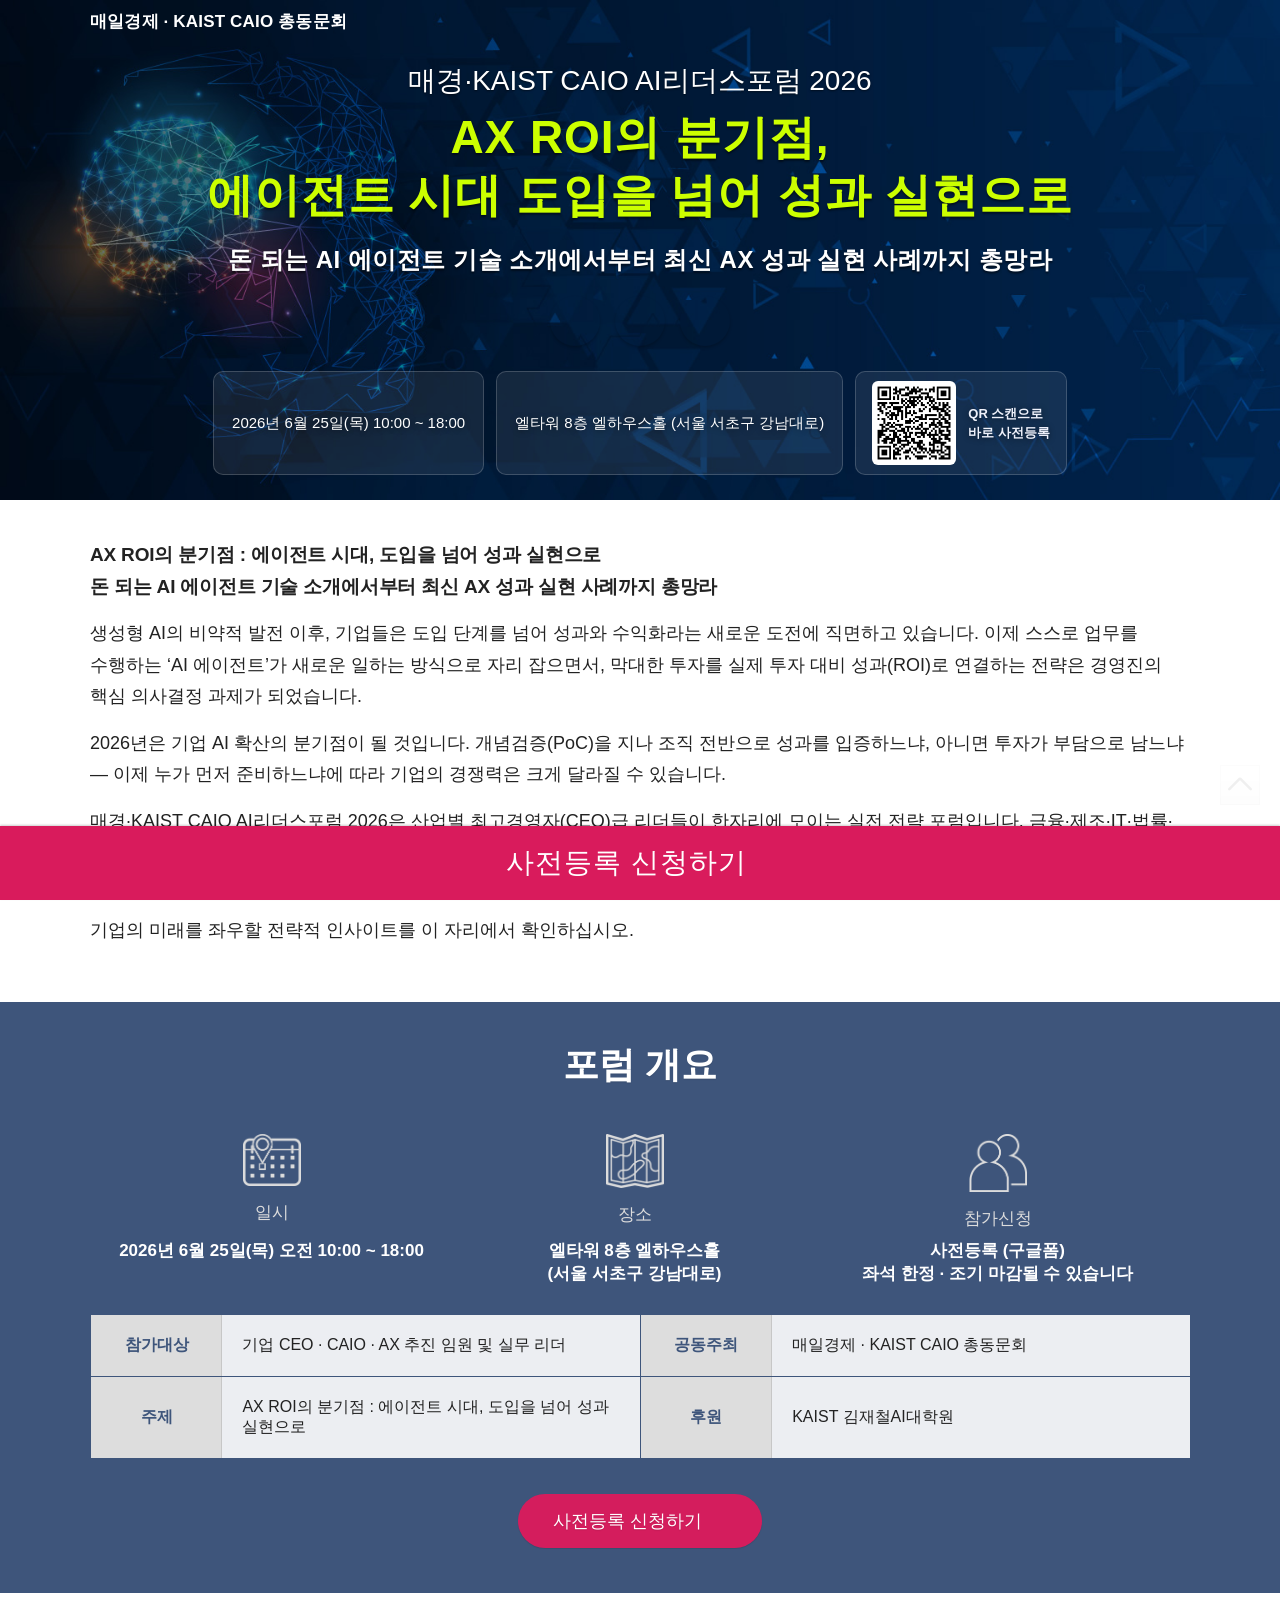
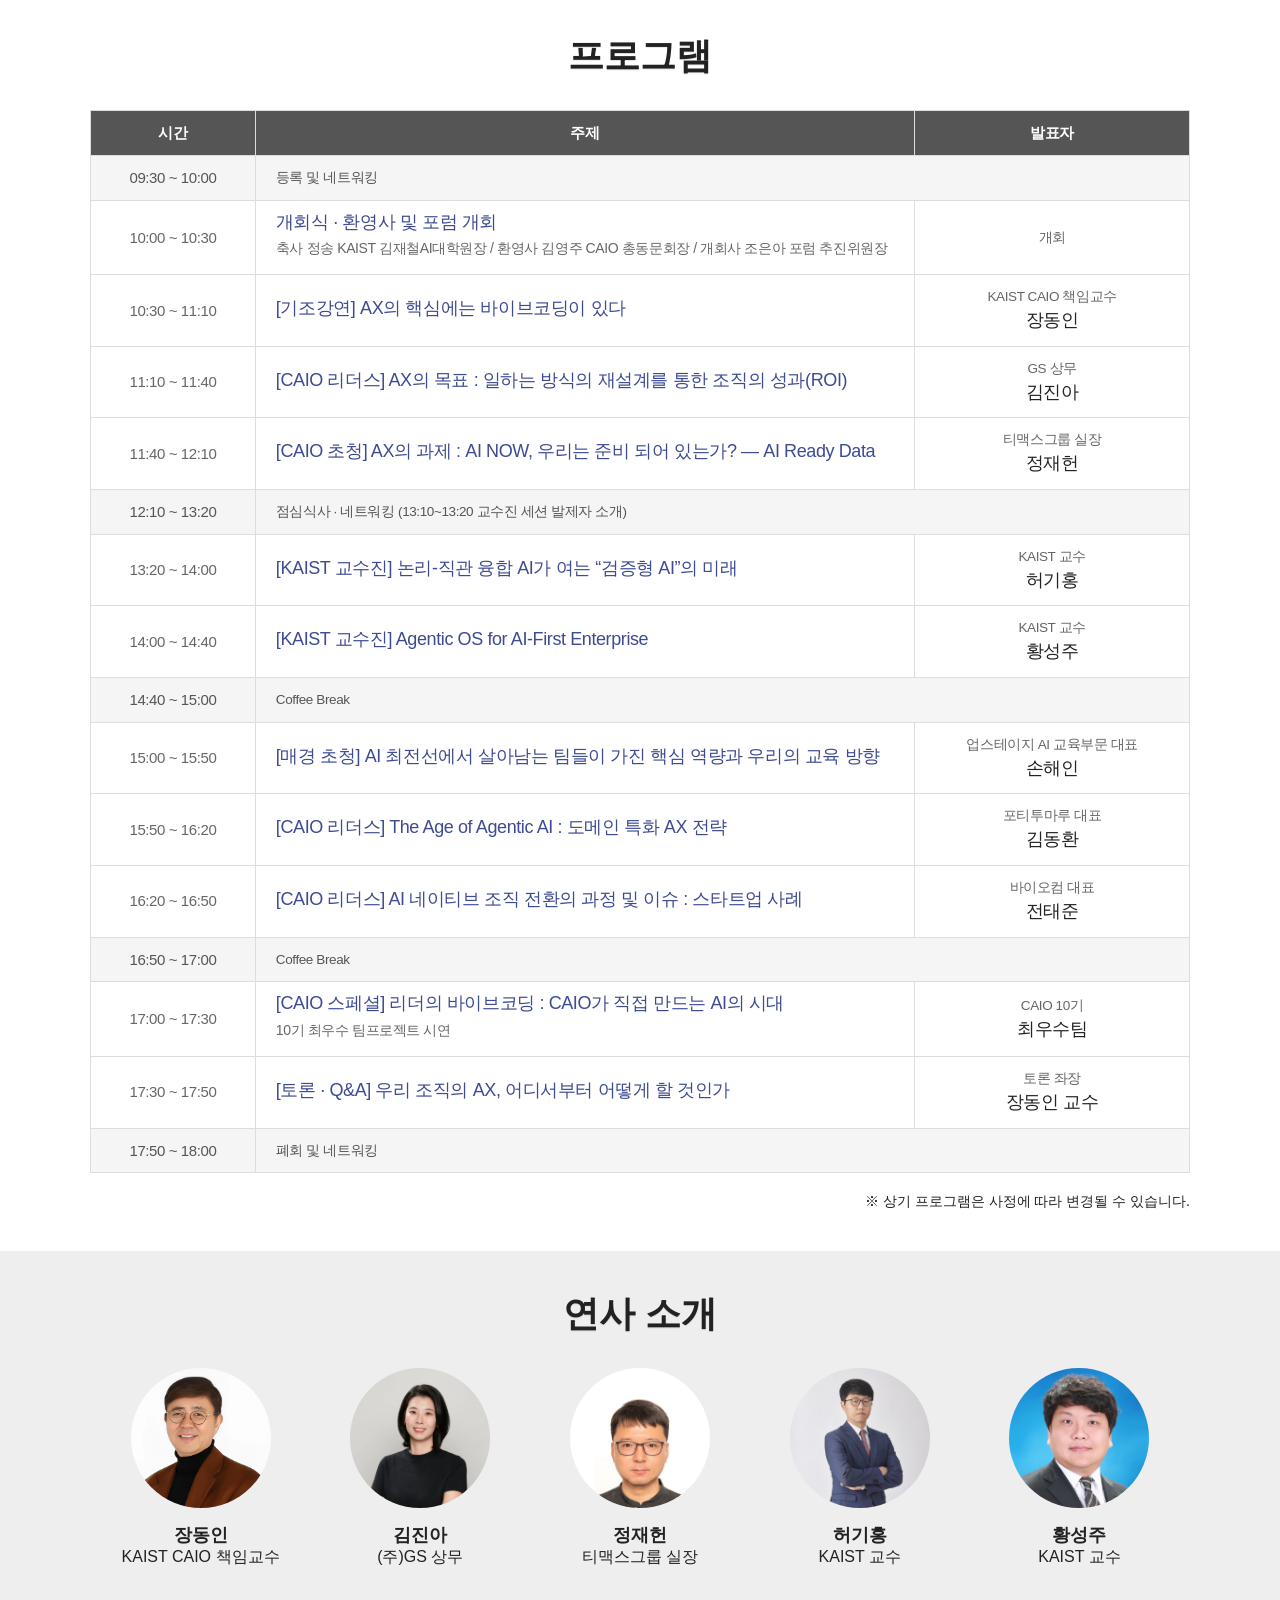
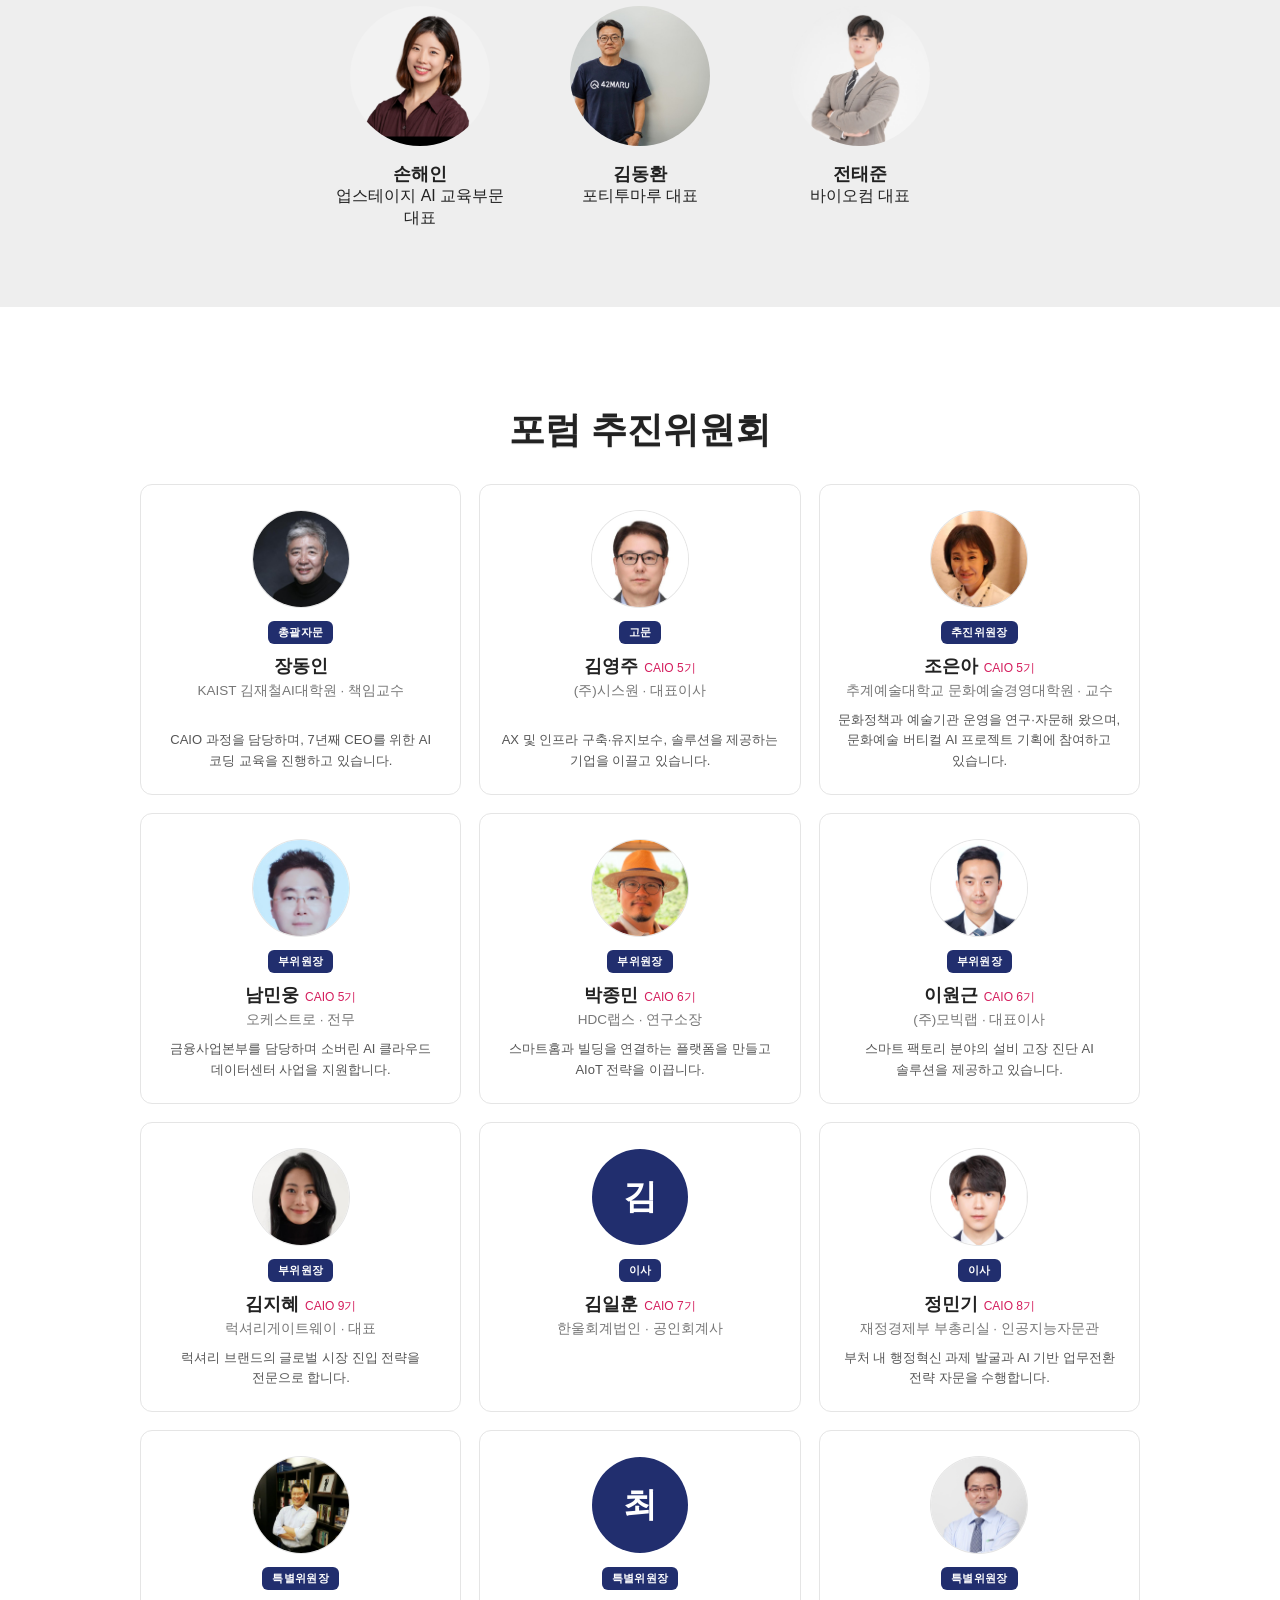
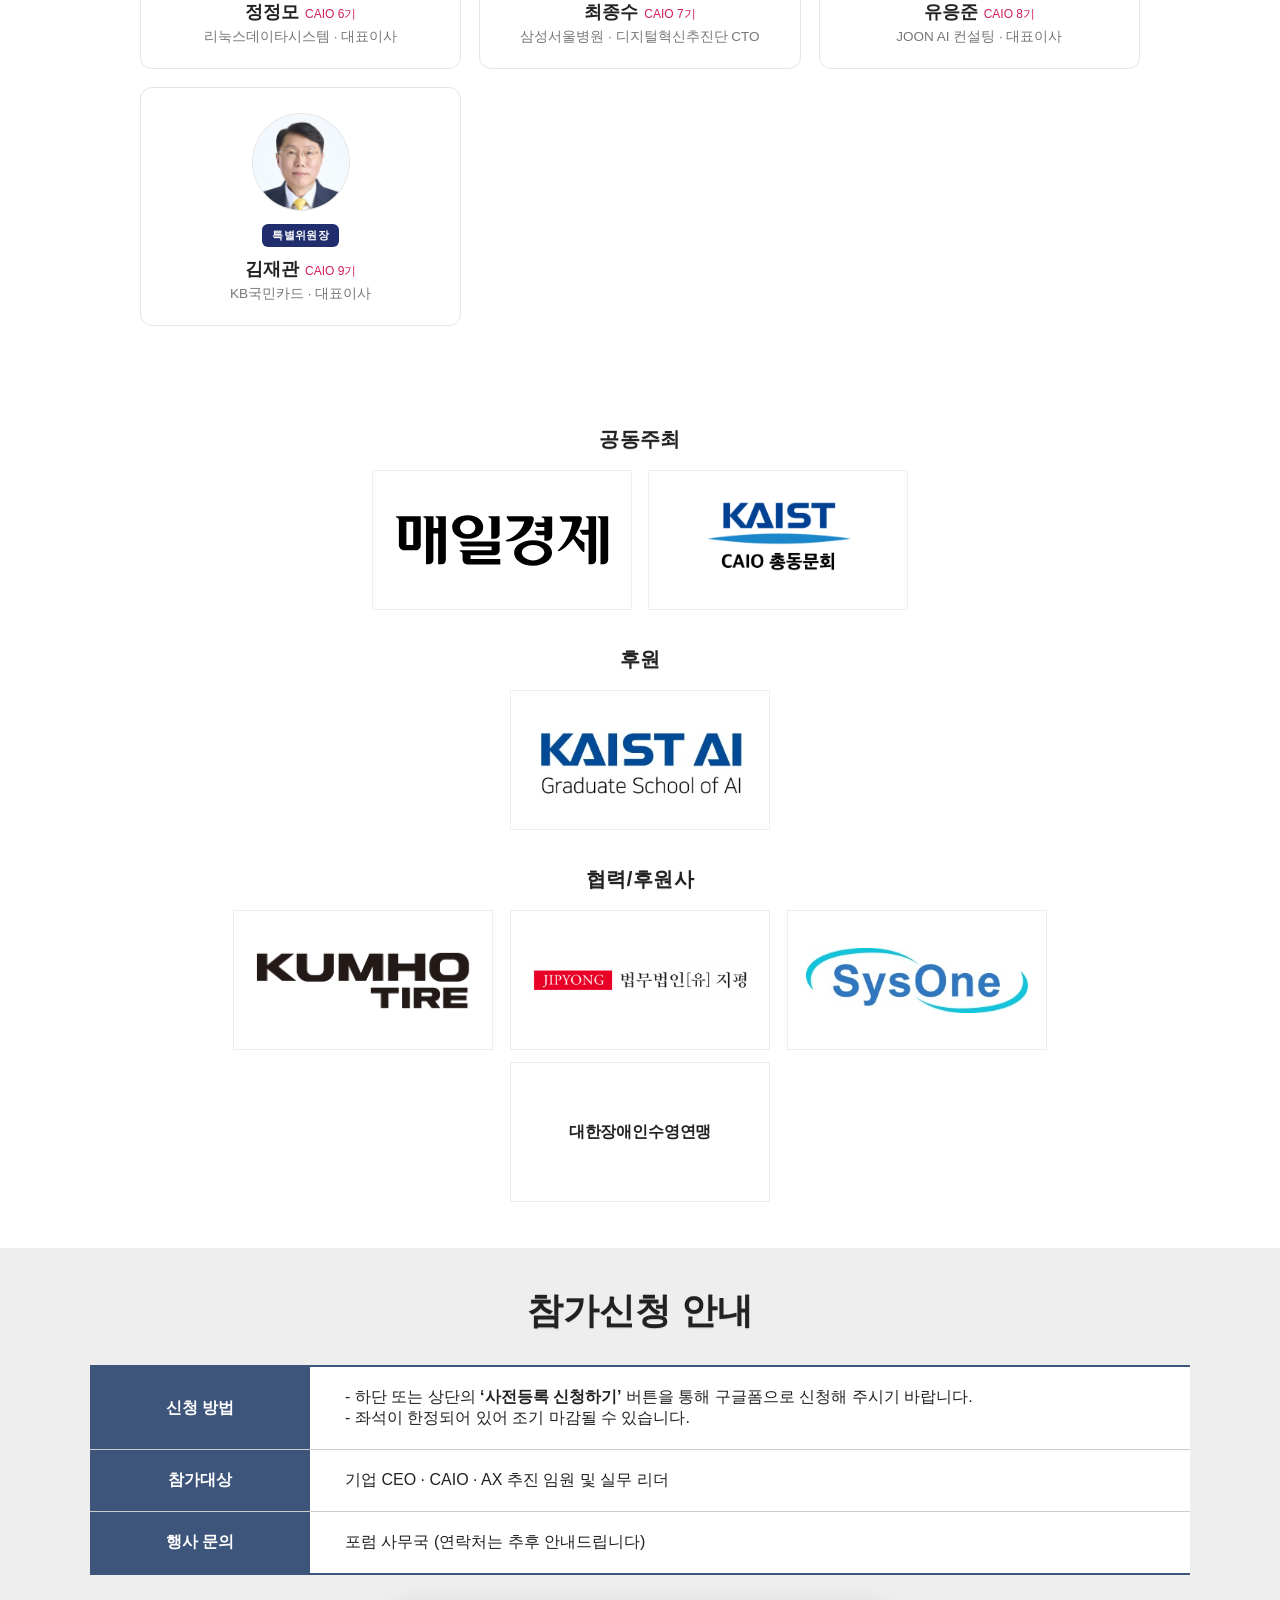
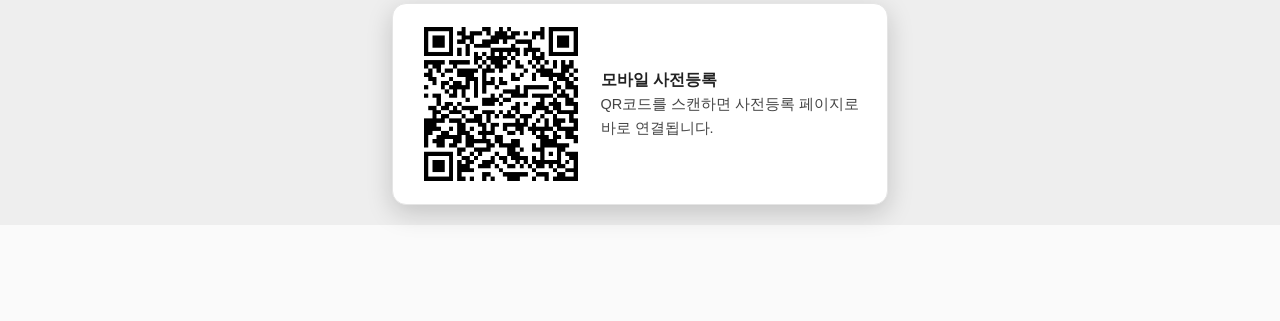
<file: v1.html>
<!DOCTYPE html>
<html lang="ko">
<head>
<meta charset="UTF-8" />
<meta http-equiv="X-UA-Compatible" content="IE=edge" />
<title>매경·KAIST CAIO AI리더스포럼 2026</title>
<meta name="viewport" content="width=device-width,initial-scale=1.0" />
<meta name="description" content="AX ROI의 분기점 : 에이전트 시대, 도입을 넘어 성과 실현으로 — 2026. 6. 25(목) 엘타워 8층 엘하우스홀. 매경·KAIST CAIO AI리더스포럼 2026." />
<meta property="og:type" content="article" />
<meta property="og:title" content="매경·KAIST CAIO AI리더스포럼 2026" />
<meta property="og:description" content="AX ROI의 분기점 : 에이전트 시대, 도입을 넘어 성과 실현으로 — 2026. 6. 25(목) 엘타워 8층 엘하우스홀" />
<meta property="og:image" content="https://dev-riverkim.github.io/ai-leaders-forum-2026/images/poster.jpg" />
<meta name="twitter:card" content="summary_large_image" />

<!-- etnews 컨퍼런스 템플릿 CSS (로컬) -->
<link rel="stylesheet" href="assets/conference.css" />
<link rel="stylesheet" href="assets/SpoqaHanSans-kr.css" type="text/css" />
<script src="assets/jquery-3.6.0.min.js"></script>
<script src="assets/jquery.cookie.js"></script>
<style>
  /* 하단 고정 신청바에 마지막 콘텐츠가 가려지지 않도록 본문 끝 여백 확보 */
  body{ padding-bottom:96px; }
  main .request_guide{ padding-bottom:20px; }
  @media(max-width:768px){ body{ padding-bottom:74px; } }

  /* 파트너 로고 균일화 (원본 로고 크기가 제각각이라 박스에 맞춰 정렬) */
  main .partner .thumb_partner{ display:inline-flex !important; align-items:center; justify-content:center; width:260px; height:140px; padding:18px; box-sizing:border-box; vertical-align:middle; overflow:hidden; }
  main .partner .thumb_partner a{ display:inline-flex !important; width:auto !important; height:auto !important; padding:0 !important; align-items:center; justify-content:center; }
  main .partner .thumb_partner img{ max-width:100% !important; max-height:84px !important; width:auto !important; height:auto !important; object-fit:contain; }

  /* 강사 사진: 원형 프레임(140x140)에 종횡비 무관하게 꽉 차도록 통일 */
  main .teacher .thumb_teacher > span img{ width:100% !important; height:100% !important; object-fit:cover; object-position:center top; display:block; }

  /* 강사 그리드·이름·직책 가운데 정렬 (행 전체 중앙 정렬) */
  main .teacher .list_teacher{ text-align:center; }
  main .teacher .thumb_teacher{ text-align:center; }
  main .teacher .thumb_teacher > strong,
  main .teacher .thumb_teacher > p{ text-align:center; width:100%; }

  /* 포럼 추진위원회 */
  main .committee{ padding:60px 0; }
  main .committee .cgrid{ display:grid; grid-template-columns:repeat(3,1fr); gap:18px; max-width:1000px; margin:0 auto; }
  @media(max-width:820px){ main .committee .cgrid{ grid-template-columns:repeat(2,1fr); } }
  @media(max-width:520px){ main .committee .cgrid{ grid-template-columns:1fr; } }
  main .committee .ccard{ background:#fff; border:1px solid #e5e5e5; border-radius:12px; padding:26px 18px 22px; text-align:center; }
  main .committee .ccard .cph{ width:96px; height:96px; border-radius:50%; margin:0 auto 14px; overflow:hidden; box-shadow:0 0 0 1px #e5e5e5; }
  main .committee .ccard .cph img{ width:100%; height:100%; object-fit:cover; object-position:center top; display:block; }
  main .committee .ccard .cph.ph-init{ display:flex; align-items:center; justify-content:center; background:#212E6E; color:#fff; font-size:34px; font-weight:700; box-shadow:none; }
  main .committee .ccard .role{ display:inline-block; font-size:12px; font-weight:700; color:#fff; background:#212E6E; border-radius:4px; padding:3px 10px; }
  main .committee .ccard .cnm{ font-size:18px; font-weight:700; color:#222; margin-top:10px; }
  main .committee .ccard .cnm .gi{ font-size:12px; font-weight:500; color:#d41d5d; margin-left:6px; }
  main .committee .ccard .cpos{ font-size:13.5px; color:#777; margin-top:4px; }
  main .committee .ccard .cdesc{ font-size:13px; color:#555; line-height:1.6; margin-top:10px; }
</style>
<style>
/* ===== Designer QA fixes ===== */
header .title h2{ font-size:46px !important; line-height:1.25em; letter-spacing:.02em; }
@media(max-width:800px){ header .title h2{ font-size:34px !important; } }
.snsWrap{ margin:20px 0 !important; }
main .about article p{ font-size:18px; line-height:1.75em; }
main .about article > p:first-child b{ font-size:19px; line-height:1.6; letter-spacing:-.01em; }
main h3::after{ width:56px !important; }
main .partner h3{ font-size:20px !important; font-weight:600; margin-bottom:12px !important; letter-spacing:.02em; }
main .partner h3::after{ width:28px !important; height:2px !important; margin-top:8px !important; }
main .outline .outline_icon img{ width:58px; }
main .committee .cgrid{ align-items:stretch; }
main .committee .ccard{ display:flex; flex-direction:column; align-items:center; }
main .committee .ccard .cdesc{ margin-top:auto; padding-top:10px; }
main .committee .ccard .role{ border-radius:6px; padding:4px 10px; font-size:11px; letter-spacing:.03em; }
main .program .program_table td:last-child{ font-size:13.5px; }
@media(max-width:600px){ footer .btn_register{ font-size:20px; padding:16px 20px; } }
</style>
<style>
/* 참가신청 QR 블록 */
.qr-block{ margin:28px auto 0; display:flex; align-items:center; justify-content:center; gap:20px; background:#fff; border:1px solid #e5e5e5; border-radius:14px; padding:20px 28px; width:fit-content; max-width:92%; box-shadow:0 8px 26px rgba(0,0,0,.18); }
.qr-block img{ width:128px; height:128px; display:block; }
.qr-block p{ margin:0; font-size:14.5px; color:#444 !important; line-height:1.65; text-align:left; }
.qr-block p b{ font-size:16px; color:#222 !important; }
@media(max-width:560px){ .qr-block{ flex-direction:column; text-align:center; } .qr-block p{ text-align:center; } }
</style>
<style>
/* 히어로 인포 칩 + QR (B안: 한 줄 정렬) */
header{ position:relative; }
header .info.info-chips{ display:flex; justify-content:center; align-items:stretch; gap:12px; flex-wrap:wrap; }
header .info-chips .chip{ display:flex; align-items:center; background:rgba(255,255,255,.08); border:1px solid rgba(255,255,255,.18); border-radius:10px; padding:12px 18px; font-size:15px; font-weight:500; color:#fff; text-shadow:0 1px 6px rgba(0,0,0,.45); }
header .info-chips .chip-qr{ gap:12px; padding:9px 16px; }
header .info-chips .chip-qr img{ width:84px; height:84px; background:#fff; padding:4px; border-radius:6px; box-sizing:border-box; display:block; }
header .info-chips .chip-qr b{ font-size:13px; color:#eef1fb; text-align:left; line-height:1.5; font-weight:600; text-shadow:0 1px 6px rgba(0,0,0,.45); }
@media(max-width:600px){ header .info-chips .chip-qr{ display:none; } }
/* 하단 QR 강화 (포스터·공유용) */
.qr-block img{ width:160px !important; height:160px !important; }
</style>
</head>
<body>

<header style="background:url('images/header_bg.jpg') no-repeat; background-size:cover;">
  <div class="wrap">
    <h1><span style="font-size:17px;color:#fff;font-weight:700;letter-spacing:.01em;">매일경제 · KAIST CAIO 총동문회</span></h1>
    <div class="title">
      <p class="subcopy">매경·KAIST CAIO AI리더스포럼 2026</p>
      <h2>AX ROI의 분기점,<br>에이전트 시대 도입을 넘어 성과 실현으로</h2>
      <p class="subcopy2">돈 되는 AI 에이전트 기술 소개에서부터 최신 AX 성과 실현 사례까지 총망라</p>
    </div>
    <div class="snsWrap">
      <p>
        <a href="#" id="sns-tw" title="트위터 공유하기" class="btn_twitter" target="_blank" rel="noopener"></a>
        <a href="#" id="sns-fb" title="페이스북 공유하기" class="btn_facebook" target="_blank" rel="noopener"></a>
        <a href="#" id="sns-url" title="URL 복사하기" class="btn_url"></a>
      </p>
    </div>
    <div class="info info-chips">
      <span class="chip">2026년 6월 25일(목) 10:00 ~ 18:00</span>
      <span class="chip">엘타워 8층 엘하우스홀 (서울 서초구 강남대로)</span>
      <span class="chip chip-qr" aria-hidden="true"><img src="qr.png" alt=""><b>QR 스캔으로<br>바로 사전등록</b></span>
    </div>
  </div>
</header>

<main role="main">
  <!-- 포럼 소개 -->
  <section class="about">
    <div class="wrap">
      <div class="h3_sub">
        <article>
          <p><b>AX ROI의 분기점 : 에이전트 시대, 도입을 넘어 성과 실현으로<br>
          돈 되는 AI 에이전트 기술 소개에서부터 최신 AX 성과 실현 사례까지 총망라</b></p>

          <p>생성형 AI의 비약적 발전 이후, 기업들은 도입 단계를 넘어 성과와 수익화라는 새로운 도전에 직면하고 있습니다. 이제 스스로 업무를 수행하는 ‘AI 에이전트’가 새로운 일하는 방식으로 자리 잡으면서, 막대한 투자를 실제 투자 대비 성과(ROI)로 연결하는 전략은 경영진의 핵심 의사결정 과제가 되었습니다.</p>

          <p>2026년은 기업 AI 확산의 분기점이 될 것입니다. 개념검증(PoC)을 지나 조직 전반으로 성과를 입증하느냐, 아니면 투자가 부담으로 남느냐 — 이제 누가 먼저 준비하느냐에 따라 기업의 경쟁력은 크게 달라질 수 있습니다.</p>

          <p>매경·KAIST CAIO AI리더스포럼 2026은 산업별 최고경영자(CEO)급 리더들이 한자리에 모이는 실전 전략 포럼입니다. 금융·제조·IT·법률·공공·바이오 등 각 산업 현장의 CAIO와 KAIST 교수진이 실제로 축적한 도입·확산·성과 모델을 공유하며, 리더가 직접 바이브코딩으로 에이전트를 구현해 조직의 문제를 푸는 실전 사례까지 무대에서 공개합니다.</p>

          <p>기업의 미래를 좌우할 전략적 인사이트를 이 자리에서 확인하십시오.</p>
        </article>
      </div>
    </div>
  </section>

  <!-- 포럼 개요 -->
  <section class="outline">
    <div class="wrap">
      <h3>포럼 개요</h3>
      <ul class="clearfix">
        <li>
          <div class="outline_icon"><img src="images/icon_outline01.png" alt="일시 아이콘"><span>일시</span></div>
          <strong>2026년 6월 25일(목) 오전 10:00 ~ 18:00</strong>
        </li>
        <li>
          <div class="outline_icon"><img src="images/icon_outline02.png" alt="장소 아이콘"><span>장소</span></div>
          <strong>엘타워 8층 엘하우스홀<br>(서울 서초구 강남대로)</strong>
        </li>
        <li>
          <div class="outline_icon"><img src="images/icon_outline03.png" alt="참가신청 아이콘"><span>참가신청</span></div>
          <strong>사전등록 (구글폼)<br>좌석 한정 · 조기 마감될 수 있습니다</strong>
        </li>
      </ul>

      <table class="clearfix outline_table">
        <colgroup><col width="12%"><col width="38%"><col width="12%"><col width="38%"></colgroup>
        <tr>
          <th>참가대상</th><td>기업 CEO · CAIO · AX 추진 임원 및 실무 리더</td>
          <th>공동주최</th><td>매일경제 · KAIST CAIO 총동문회</td>
        </tr>
        <tr>
          <th>주제</th><td>AX ROI의 분기점 : 에이전트 시대, 도입을 넘어 성과 실현으로</td>
          <th>후원</th><td>KAIST 김재철AI대학원</td>
        </tr>
      </table>

      <div class="outline_btnWrap">
        <a href="#" class="btn_register js-register" title="사전등록 신청하기">사전등록 신청하기<i></i></a>
      </div>
    </div>
  </section>

  <!-- 프로그램 -->
  <section class="program">
    <div class="wrap">
      <h3>프로그램</h3>
      <table class="program_table">
        <colgroup><col width="15%"><col width="*"><col width="25%"></colgroup>
        <thead><tr><th>시간</th><th>주제</th><th>발표자</th></tr></thead>
        <tbody>
          <tr class="break"><td>09:30 ~ 10:00</td><td colspan="2">등록 및 네트워킹</td></tr>
          <tr>
            <td>10:00 ~ 10:30</td>
            <td><strong>개회식 · 환영사 및 포럼 개회</strong><p>축사 정송 KAIST 김재철AI대학원장 / 환영사 김영주 CAIO 총동문회장 / 개회사 조은아 포럼 추진위원장</p></td>
            <td>개회</td>
          </tr>
          <tr>
            <td>10:30 ~ 11:10</td>
            <td><strong>[기조강연] AX의 핵심에는 바이브코딩이 있다</strong></td>
            <td>KAIST CAIO 책임교수<strong>장동인</strong></td>
          </tr>
          <tr>
            <td>11:10 ~ 11:40</td>
            <td><strong>[CAIO 리더스] AX의 목표 : 일하는 방식의 재설계를 통한 조직의 성과(ROI)</strong></td>
            <td>GS 상무<strong>김진아</strong></td>
          </tr>
          <tr>
            <td>11:40 ~ 12:10</td>
            <td><strong>[CAIO 초청] AX의 과제 : AI NOW, 우리는 준비 되어 있는가? — AI Ready Data</strong></td>
            <td>티맥스그룹 실장<strong>정재헌</strong></td>
          </tr>
          <tr class="break"><td>12:10 ~ 13:20</td><td colspan="2">점심식사 · 네트워킹 (13:10~13:20 교수진 세션 발제자 소개)</td></tr>
          <tr>
            <td>13:20 ~ 14:00</td>
            <td><strong>[KAIST 교수진] 논리-직관 융합 AI가 여는 “검증형 AI”의 미래</strong></td>
            <td>KAIST 교수<strong>허기홍</strong></td>
          </tr>
          <tr>
            <td>14:00 ~ 14:40</td>
            <td><strong>[KAIST 교수진] Agentic OS for AI-First Enterprise</strong></td>
            <td>KAIST 교수<strong>황성주</strong></td>
          </tr>
          <tr class="break"><td>14:40 ~ 15:00</td><td colspan="2">Coffee Break</td></tr>
          <tr>
            <td>15:00 ~ 15:50</td>
            <td><strong>[매경 초청] AI 최전선에서 살아남는 팀들이 가진 핵심 역량과 우리의 교육 방향</strong></td>
            <td>업스테이지 AI 교육부문 대표<strong>손해인</strong></td>
          </tr>
          <tr>
            <td>15:50 ~ 16:20</td>
            <td><strong>[CAIO 리더스] The Age of Agentic AI : 도메인 특화 AX 전략</strong></td>
            <td>포티투마루 대표<strong>김동환</strong></td>
          </tr>
          <tr>
            <td>16:20 ~ 16:50</td>
            <td><strong>[CAIO 리더스] AI 네이티브 조직 전환의 과정 및 이슈 : 스타트업 사례</strong></td>
            <td>바이오컴 대표<strong>전태준</strong></td>
          </tr>
          <tr class="break"><td>16:50 ~ 17:00</td><td colspan="2">Coffee Break</td></tr>
          <tr>
            <td>17:00 ~ 17:30</td>
            <td><strong>[CAIO 스페셜] 리더의 바이브코딩 : CAIO가 직접 만드는 AI의 시대</strong><p>10기 최우수 팀프로젝트 시연</p></td>
            <td>CAIO 10기<strong>최우수팀</strong></td>
          </tr>
          <tr>
            <td>17:30 ~ 17:50</td>
            <td><strong>[토론 · Q&amp;A] 우리 조직의 AX, 어디서부터 어떻게 할 것인가</strong></td>
            <td>토론 좌장<strong>장동인 교수</strong></td>
          </tr>
          <tr class="break"><td>17:50 ~ 18:00</td><td colspan="2">폐회 및 네트워킹</td></tr>
        </tbody>
      </table>
      <style>main .program .wrap > table td {text-align:center !important;} main .program .wrap > table td:nth-child(2) {text-align:left !important; padding-left:20px;}</style>
      <p class="textalign-right">※ 상기 프로그램은 사정에 따라 변경될 수 있습니다.</p>
    </div>
  </section>

  <!-- 연사 소개 -->
  <section class="teacher">
    <div class="wrap">
      <h3>연사 소개</h3>
      <div class="list_teacher clearfix">

        <div id="lecturer2_btn" class="thumb_teacher"><span><img src="images/jangdongin.webp" width="130"></span><strong>장동인</strong><p>KAIST CAIO 책임교수</p></div>
        <div id="record2_modal" class="modal"><div class="modalWrap"><span class="close" title="닫기">&times;</span><div class="modal-content"><p><b>[기조강연] AX의 핵심에는 바이브코딩이 있다</b><br><br>現 KAIST 김재철AI대학원 CAIO 담당 책임교수 / AiBB Lab 대표<br>7년째 CEO를 위한 AI 코딩 교육 진행<br>前 한국테라데이타 부사장, SAS코리아 부사장 등 역임<br><br>AX(AI 전환)를 성과로 연결하는 핵심 동력으로서의 ‘바이브코딩’을 조망하고, 리더가 직접 AI를 활용해 조직의 문제를 푸는 방향을 제시합니다.</p></div></div></div>

        <div id="lecturer3_btn" class="thumb_teacher"><span><img src="images/kimjina.webp" width="130"></span><strong>김진아</strong><p>(주)GS 상무</p></div>
        <div id="record3_modal" class="modal"><div class="modalWrap"><span class="close" title="닫기">&times;</span><div class="modal-content"><p><b>[CAIO 리더스] AX의 목표 : 일하는 방식의 재설계를 통한 조직의 성과(ROI)</b><br>(주)GS 상무 · AX 조직 52g<br><br>GS그룹 AX 조직 52g가 6년간 정유공장·발전소·물류센터·편의점·고객센터 현장에서 추진한 혁신 사례를 통해, 기술 도입을 넘어 실제 업무 변화와 성과로 이어지는 방법을 공유합니다. AI를 조직문화와 일하는 방식의 변화로 연결하는 리더십·변화관리 원칙을 다룹니다.</p></div></div></div>

        <div id="lecturer4_btn" class="thumb_teacher"><span><img src="images/jeongjaeheon.webp" width="130"></span><strong>정재헌</strong><p>티맥스그룹 실장</p></div>
        <div id="record4_modal" class="modal"><div class="modalWrap"><span class="close" title="닫기">&times;</span><div class="modal-content"><p><b>[CAIO 초청] AX의 과제 : AI NOW, 우리는 준비 되어 있는가? — AI Ready Data</b><br>Tmax그룹 실장 · 前 오케스트로 AGI 대표<br><br>에이전트는 구매가 아니라 보안·인프라·데이터 3대 전제 위에서 작동합니다. 경쟁력이 비정형·실시간 데이터의 표준화(ARD)로 이동하는 흐름과, 운영 가능한 AI 학습데이터를 만드는 글로벌 표준·프로세스, 한국형 소버린 AI 전략까지 제시합니다.</p></div></div></div>

        <div id="lecturer5_btn" class="thumb_teacher"><span><img src="images/heogihong.jpg" width="130"></span><strong>허기홍</strong><p>KAIST 교수</p></div>
        <div id="record5_modal" class="modal"><div class="modalWrap"><span class="close" title="닫기">&times;</span><div class="modal-content"><p><b>[KAIST 교수진] 논리-직관 융합 AI가 여는 “검증형 AI”의 미래</b><br>KAIST 교수<br><br>신경망 기반 AI는 지시를 올바로 따르는지 엄밀히 판단하기 어렵습니다. 뛰어난 직관의 언어 모델과 엄밀한 논리의 검증 시스템이 결합되는 ‘검증형 AI’의 미래를 함께 그립니다.</p></div></div></div>

        <div id="lecturer6_btn" class="thumb_teacher"><span><img src="images/hwangseongju.jpg" width="130"></span><strong>황성주</strong><p>KAIST 교수</p></div>
        <div id="record6_modal" class="modal"><div class="modalWrap"><span class="close" title="닫기">&times;</span><div class="modal-content"><p><b>[KAIST 교수진] Agentic OS for AI-First Enterprise</b><br>KAIST 교수<br><br>AI-First 기업으로 전환하기 위한 에이전트 기반 운영체계(Agentic OS)의 개념과 방향을 제시합니다.</p></div></div></div>

        <div id="lecturer7_btn" class="thumb_teacher"><span><img src="images/sonhaein.png" width="130"></span><strong>손해인</strong><p>업스테이지 AI 교육부문 대표</p></div>
        <div id="record7_modal" class="modal"><div class="modalWrap"><span class="close" title="닫기">&times;</span><div class="modal-content"><p><b>[매경 초청] AI 최전선에서 살아남는 팀들이 가진 핵심 역량과 우리의 교육 방향</b><br>업스테이지 AI 교육부문 대표 · 창업 멤버<br><br>AlphaGo·ChatGPT·Agent 시대로 파도가 빨라지며 기업이 원하는 인재상도 달라졌습니다. NVIDIA·업스테이지 최전선에서 목격한 살아남는 팀의 공통 역량과, 에이전트 시대 교육이 바꿔야 할 지점을 구체적으로 풀어냅니다.</p></div></div></div>

        <div id="lecturer8_btn" class="thumb_teacher"><span><img src="images/kimdonghwan.jpg" width="130"></span><strong>김동환</strong><p>포티투마루 대표</p></div>
        <div id="record8_modal" class="modal"><div class="modalWrap"><span class="close" title="닫기">&times;</span><div class="modal-content"><p><b>[CAIO 리더스] The Age of Agentic AI : 도메인 특화 AX 전략</b><br>포티투마루 대표 · 국가AI전략위 공공AX 위원<br><br>딥러닝 기반 AI의 발전 흐름을 돌아보고, Generative를 넘어 Agentic AI 기반의 산업·공공·행정 혁신으로 생산성과 글로벌 경쟁력을 확보한 사례를 공유합니다. 금융·제조·전자·법률·헬스케어·공공 등 도메인별 특화 AX 전략을 함께 고민합니다.</p></div></div></div>

        <div id="lecturer9_btn" class="thumb_teacher"><span><img src="images/jeontaejun.jpg" width="130"></span><strong>전태준</strong><p>바이오컴 대표</p></div>
        <div id="record9_modal" class="modal"><div class="modalWrap"><span class="close" title="닫기">&times;</span><div class="modal-content"><p><b>[CAIO 리더스] AI 네이티브 조직 전환의 과정 및 이슈 : 스타트업 사례</b><br>바이오컴 대표 · KAIST CAIO 과정 대상<br><br>AI를 도입한 회사는 많지만 성과를 매출·비용으로 증명하는 회사는 드뭅니다. AI가 안전하고 측정 가능하게 일하도록 만드는 운영 체계를 다루며, 인당 생산성을 끌어올리는 방법과 자산이 되는 에이전트의 차이를 직접 운영·검증한 경험으로 제시합니다.</p></div></div></div>

      </div>
    </div>
  </section>

  <!-- 포럼 추진위원회 -->
  <section class="committee">
    <div class="wrap">
      <h3>포럼 추진위원회</h3>
      <div class="cgrid">
        <div class="ccard"><div class="cph"><img src="images/comm_jangdongin.jpg" alt="장동인"></div><span class="role">총괄자문</span><div class="cnm">장동인</div><div class="cpos">KAIST 김재철AI대학원 · 책임교수</div><div class="cdesc">CAIO 과정을 담당하며, 7년째 CEO를 위한 AI 코딩 교육을 진행하고 있습니다.</div></div>
        <div class="ccard"><div class="cph"><img src="images/comm_kimyoungju.jpg" alt="김영주"></div><span class="role">고문</span><div class="cnm">김영주<span class="gi">CAIO 5기</span></div><div class="cpos">(주)시스원 · 대표이사</div><div class="cdesc">AX 및 인프라 구축·유지보수, 솔루션을 제공하는 기업을 이끌고 있습니다.</div></div>
        <div class="ccard"><div class="cph"><img src="images/comm_joeuna.jpg" alt="조은아"></div><span class="role">추진위원장</span><div class="cnm">조은아<span class="gi">CAIO 5기</span></div><div class="cpos">추계예술대학교 문화예술경영대학원 · 교수</div><div class="cdesc">문화정책과 예술기관 운영을 연구·자문해 왔으며, 문화예술 버티컬 AI 프로젝트 기획에 참여하고 있습니다.</div></div>
        <div class="ccard"><div class="cph"><img src="images/comm_nammin.jpg" alt="남민웅"></div><span class="role">부위원장</span><div class="cnm">남민웅<span class="gi">CAIO 5기</span></div><div class="cpos">오케스트로 · 전무</div><div class="cdesc">금융사업본부를 담당하며 소버린 AI 클라우드 데이터센터 사업을 지원합니다.</div></div>
        <div class="ccard"><div class="cph"><img src="images/comm_parkjongmin.jpg" alt="박종민"></div><span class="role">부위원장</span><div class="cnm">박종민<span class="gi">CAIO 6기</span></div><div class="cpos">HDC랩스 · 연구소장</div><div class="cdesc">스마트홈과 빌딩을 연결하는 플랫폼을 만들고 AIoT 전략을 이끕니다.</div></div>
        <div class="ccard"><div class="cph"><img src="images/comm_leewongeun.jpg" alt="이원근"></div><span class="role">부위원장</span><div class="cnm">이원근<span class="gi">CAIO 6기</span></div><div class="cpos">(주)모빅랩 · 대표이사</div><div class="cdesc">스마트 팩토리 분야의 설비 고장 진단 AI 솔루션을 제공하고 있습니다.</div></div>
        <div class="ccard"><div class="cph"><img src="images/comm_kimjihye.jpg" alt="김지혜"></div><span class="role">부위원장</span><div class="cnm">김지혜<span class="gi">CAIO 9기</span></div><div class="cpos">럭셔리게이트웨이 · 대표</div><div class="cdesc">럭셔리 브랜드의 글로벌 시장 진입 전략을 전문으로 합니다.</div></div>
        <div class="ccard"><div class="cph ph-init">김</div><span class="role">이사</span><div class="cnm">김일훈<span class="gi">CAIO 7기</span></div><div class="cpos">한울회계법인 · 공인회계사</div></div>
        <div class="ccard"><div class="cph"><img src="images/comm_jeongmingi.jpg" alt="정민기"></div><span class="role">이사</span><div class="cnm">정민기<span class="gi">CAIO 8기</span></div><div class="cpos">재정경제부 부총리실 · 인공지능자문관</div><div class="cdesc">부처 내 행정혁신 과제 발굴과 AI 기반 업무전환 전략 자문을 수행합니다.</div></div>
        <div class="ccard"><div class="cph"><img src="images/comm_jeongjeongmo.jpg" alt="정정모"></div><span class="role">특별위원장</span><div class="cnm">정정모<span class="gi">CAIO 6기</span></div><div class="cpos">리눅스데이타시스템 · 대표이사</div></div>
        <div class="ccard"><div class="cph ph-init">최</div><span class="role">특별위원장</span><div class="cnm">최종수<span class="gi">CAIO 7기</span></div><div class="cpos">삼성서울병원 · 디지털혁신추진단 CTO</div></div>
        <div class="ccard"><div class="cph"><img src="images/comm_yoeungjun.jpg" alt="유응준"></div><span class="role">특별위원장</span><div class="cnm">유응준<span class="gi">CAIO 8기</span></div><div class="cpos">JOON AI 컨설팅 · 대표이사</div></div>
        <div class="ccard"><div class="cph"><img src="images/comm_kimjaekwan.jpg" alt="김재관"></div><span class="role">특별위원장</span><div class="cnm">김재관<span class="gi">CAIO 9기</span></div><div class="cpos">KB국민카드 · 대표이사</div></div>
      </div>
    </div>
  </section>

  <!-- 공동주최 · 후원 -->
  <section class="partner">
    <div class="wrap">
      <h3>공동주최</h3>
      <div class="list_partner">
        <span class="thumb_partner"><img src="images/logo_mk_official.svg" alt="매일경제" style="max-height:44px;"></span>
        <span class="thumb_partner"><a href="http://www.kaist.ac.kr/kr/" target="_blank" rel="noopener"><img src="images/logo_kaist.jpg" alt="KAIST CAIO 총동문회"></a></span>
      </div>
      <h3>후원</h3>
      <div class="list_partner">
        <span class="thumb_partner"><a href="http://gsai.kaist.ac.kr/?lang=ko" target="_blank" rel="noopener"><img src="images/logo_kaistai.jpg" alt="KAIST 김재철AI대학원"></a></span>
      </div>
      <h3>협력/후원사</h3>
      <div class="list_partner">
        <span class="thumb_partner"><a href="https://www.kumhotire.co.kr" target="_blank" rel="noopener"><img src="images/logo_kumho.png" alt="금호타이어"></a></span>
        <span class="thumb_partner"><a href="https://www.jipyong.com" target="_blank" rel="noopener"><img src="images/logo_jipyong.png" alt="법무법인 지평"></a></span>
        <span class="thumb_partner"><a href="http://www.sysone.co.kr/" target="_blank" rel="noopener"><img src="images/logo_sysone.jpg" alt="시스원"></a></span>
        <span class="thumb_partner" style="color:#222;font-size:16px;font-weight:700;letter-spacing:-.01em;"><a href="https://swimming.koreanpc.kr" target="_blank" rel="noopener" style="text-decoration:none;color:#222;">대한장애인수영연맹</a></span>
      </div>
    </div>
  </section>

  <!-- 참가신청 안내 -->
  <section class="request_guide">
    <div class="wrap">
      <h3>참가신청 안내</h3>
      <table>
        <colgroup><col width="20%"><col width="80%"></colgroup>
        <tr>
          <th>신청 방법</th>
          <td>
            <p>- 하단 또는 상단의 <b>‘사전등록 신청하기’</b> 버튼을 통해 구글폼으로 신청해 주시기 바랍니다.</p>
            <p>- 좌석이 한정되어 있어 조기 마감될 수 있습니다.</p>
          </td>
        </tr>
        <tr>
          <th>참가대상</th>
          <td><p>기업 CEO · CAIO · AX 추진 임원 및 실무 리더</p></td>
        </tr>
        <tr>
          <th>행사 문의</th>
          <td><p>포럼 사무국 (연락처는 추후 안내드립니다)</p></td>
        </tr>
      </table>

      <div class="qr-block">
        <img src="qr.png" alt="사전등록 QR코드">
        <p><b>모바일 사전등록</b><br>QR코드를 스캔하면 사전등록 페이지로<br>바로 연결됩니다.</p>
      </div>
    </div>
  </section>
</main>

<footer>
  <a href="#top" title="맨 위로" class="btn_gotop"><img src="images/btn_gotop.png"></a>
  <a href="#" title="사전등록 신청하기" class="btn_register js-register">사전등록 신청하기<i></i></a>
</footer>

<script>
  // ===== 구글폼 신청 링크 (받으면 이 값만 교체) =====
  var REGISTER_URL = "https://docs.google.com/forms/d/e/1FAIpQLScuz4HVtLLdzOOgcEcVKXNpfKAYTQOdwJYebZCxMklvXIc5TQ/viewform";

  $(function(){
    // 신청 버튼 동작
    $(".js-register").on("click", function(e){
      e.preventDefault();
      if(REGISTER_URL){ window.open(REGISTER_URL, "_blank"); }
      else { alert("사전등록 링크는 준비 중입니다. 곧 오픈됩니다."); }
    });

    // 강사 모달
    for (var i=1;i<=20;i++){
      if ($("#lecturer"+i+"_btn").length<=0) continue;
      if ($("#record"+i+"_modal").length>0){
        $("#lecturer"+i+"_btn").css("cursor","pointer").on("click", function(){
          var id = this.id.replace("lecturer","#record").replace("btn","modal");
          $(id).css("display","flex");
        });
      }
    }
    $(".close").on("click", function(){ $(this).closest(".modal").hide(); });
    window.onclick = function(event){
      var t = event.target;
      if (t.className === "modal") t.style.display = "none";
    };

    // 맨 위로
    $(window).scroll(function(){
      if ($(this).scrollTop() > 200) $(".btn_gotop").fadeIn();
      else $(".btn_gotop").fadeOut();
    });
    $(".btn_gotop").click(function(){ $("html, body").animate({scrollTop:0}, 400); return false; });

    // SNS 공유
    var url = location.href.split('#')[0];
    var title = "매경·KAIST CAIO AI리더스포럼 2026";
    $("#sns-tw").attr("href","https://twitter.com/intent/tweet?text="+encodeURIComponent(title)+"&url="+encodeURIComponent(url));
    $("#sns-fb").attr("href","https://www.facebook.com/sharer/sharer.php?u="+encodeURIComponent(url));
    $("#sns-url").on("click", function(e){
      e.preventDefault();
      if(navigator.clipboard){ navigator.clipboard.writeText(url).then(function(){alert("주소가 복사되었습니다.");}); }
      else { prompt("Ctrl+C로 복사하세요.", url); }
    });
  });
</script>
</body>
</html>
</file>
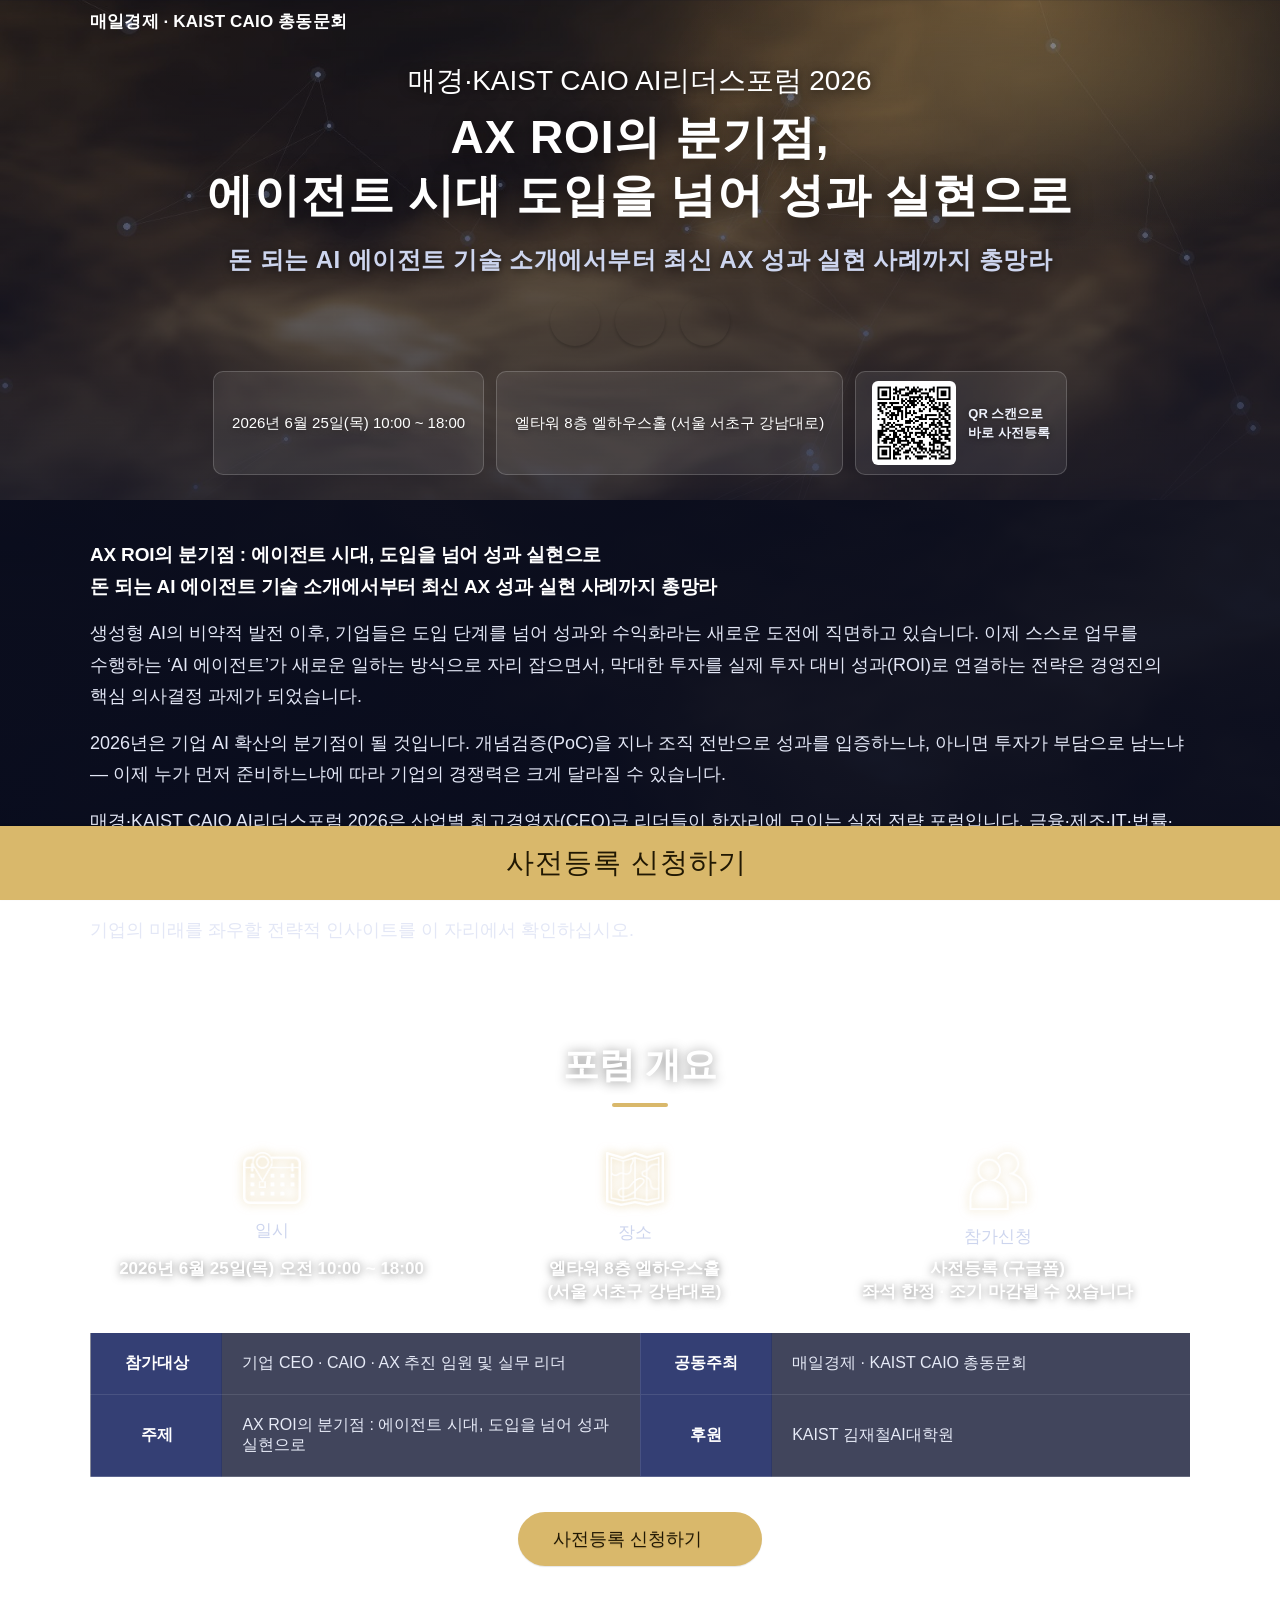
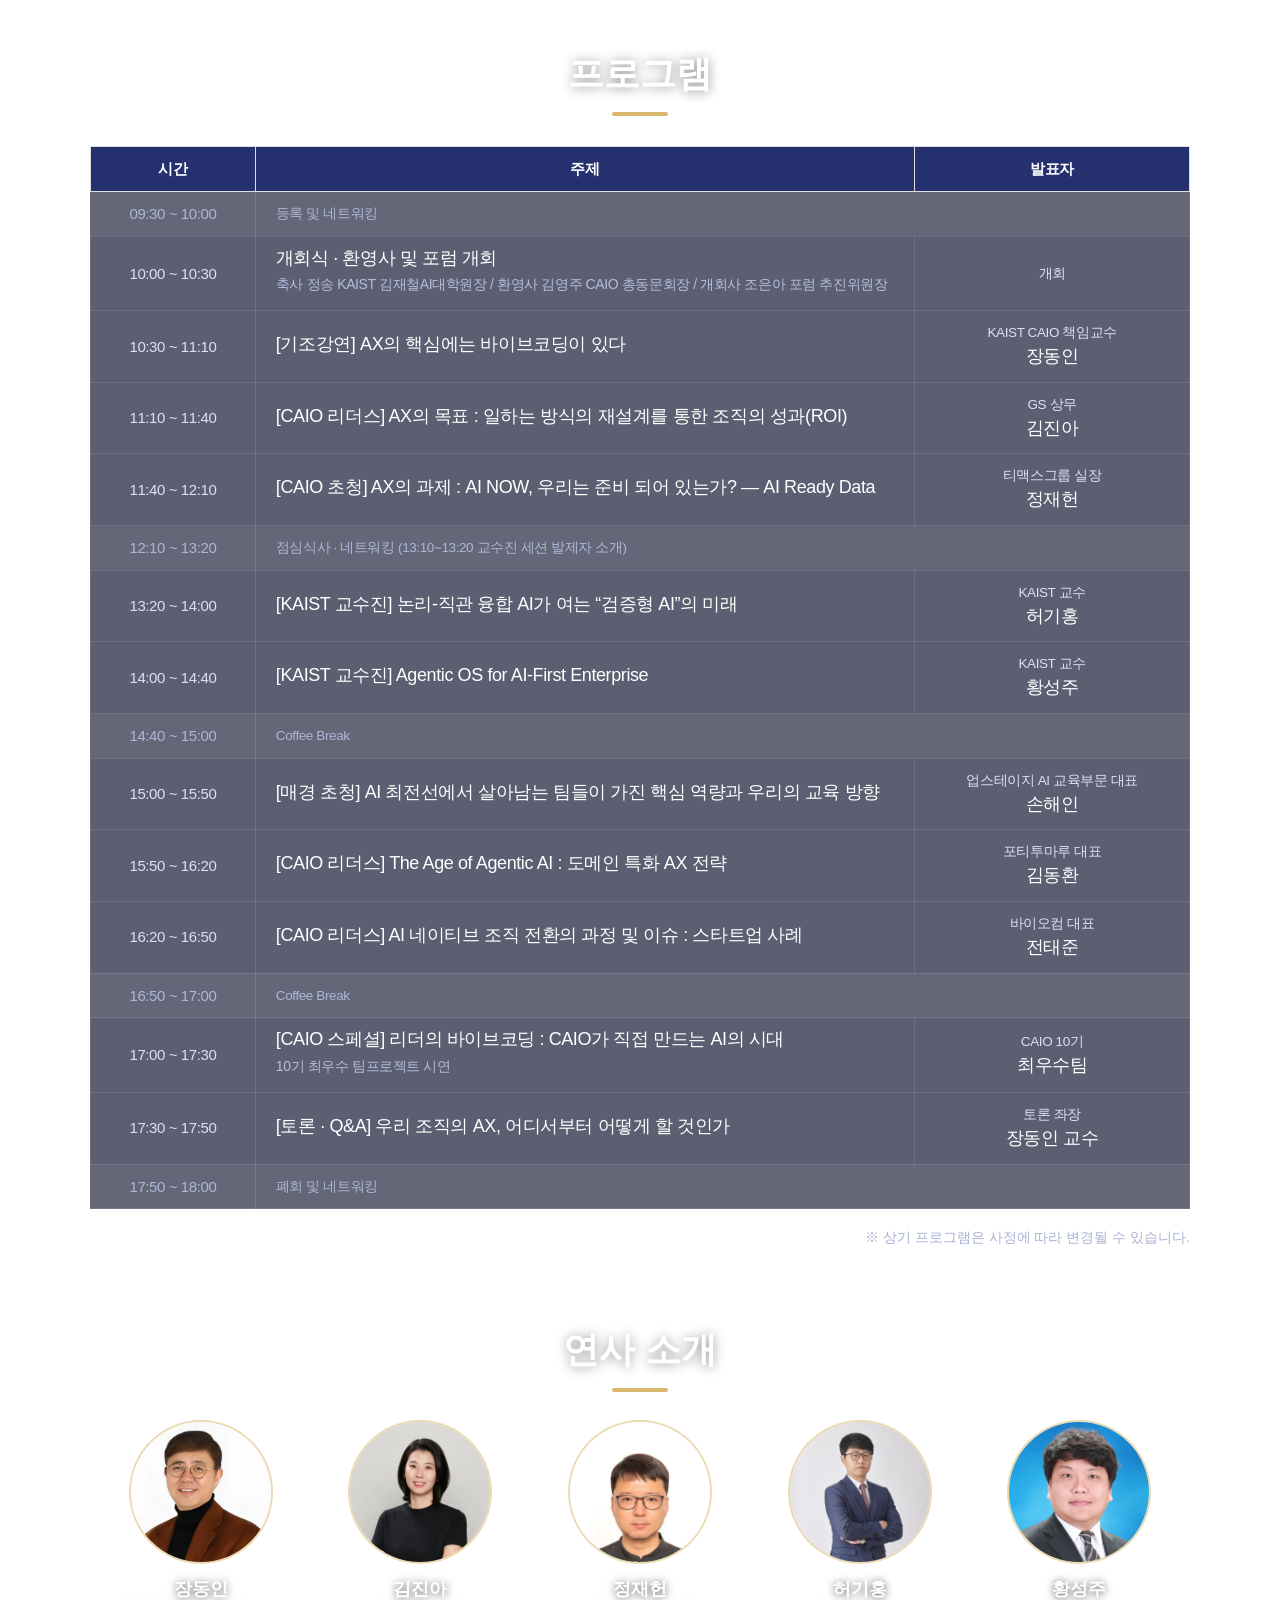
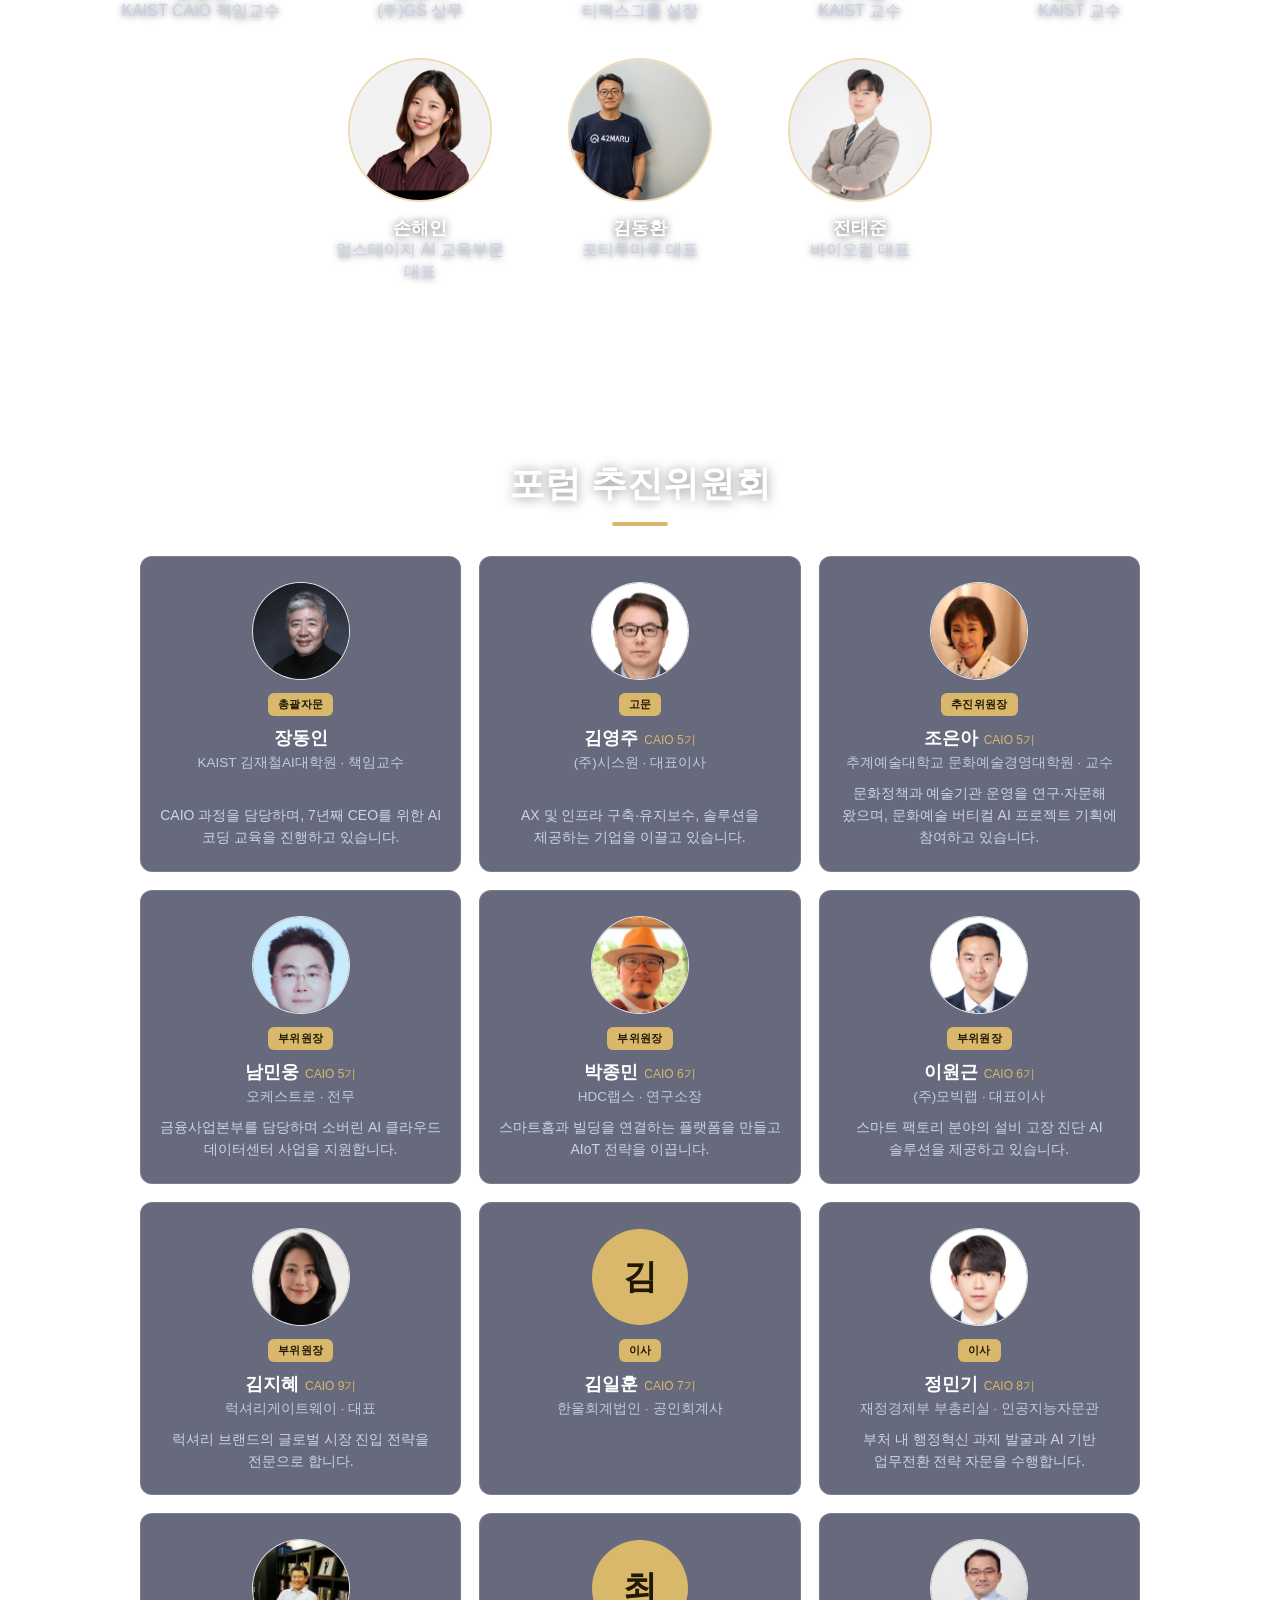
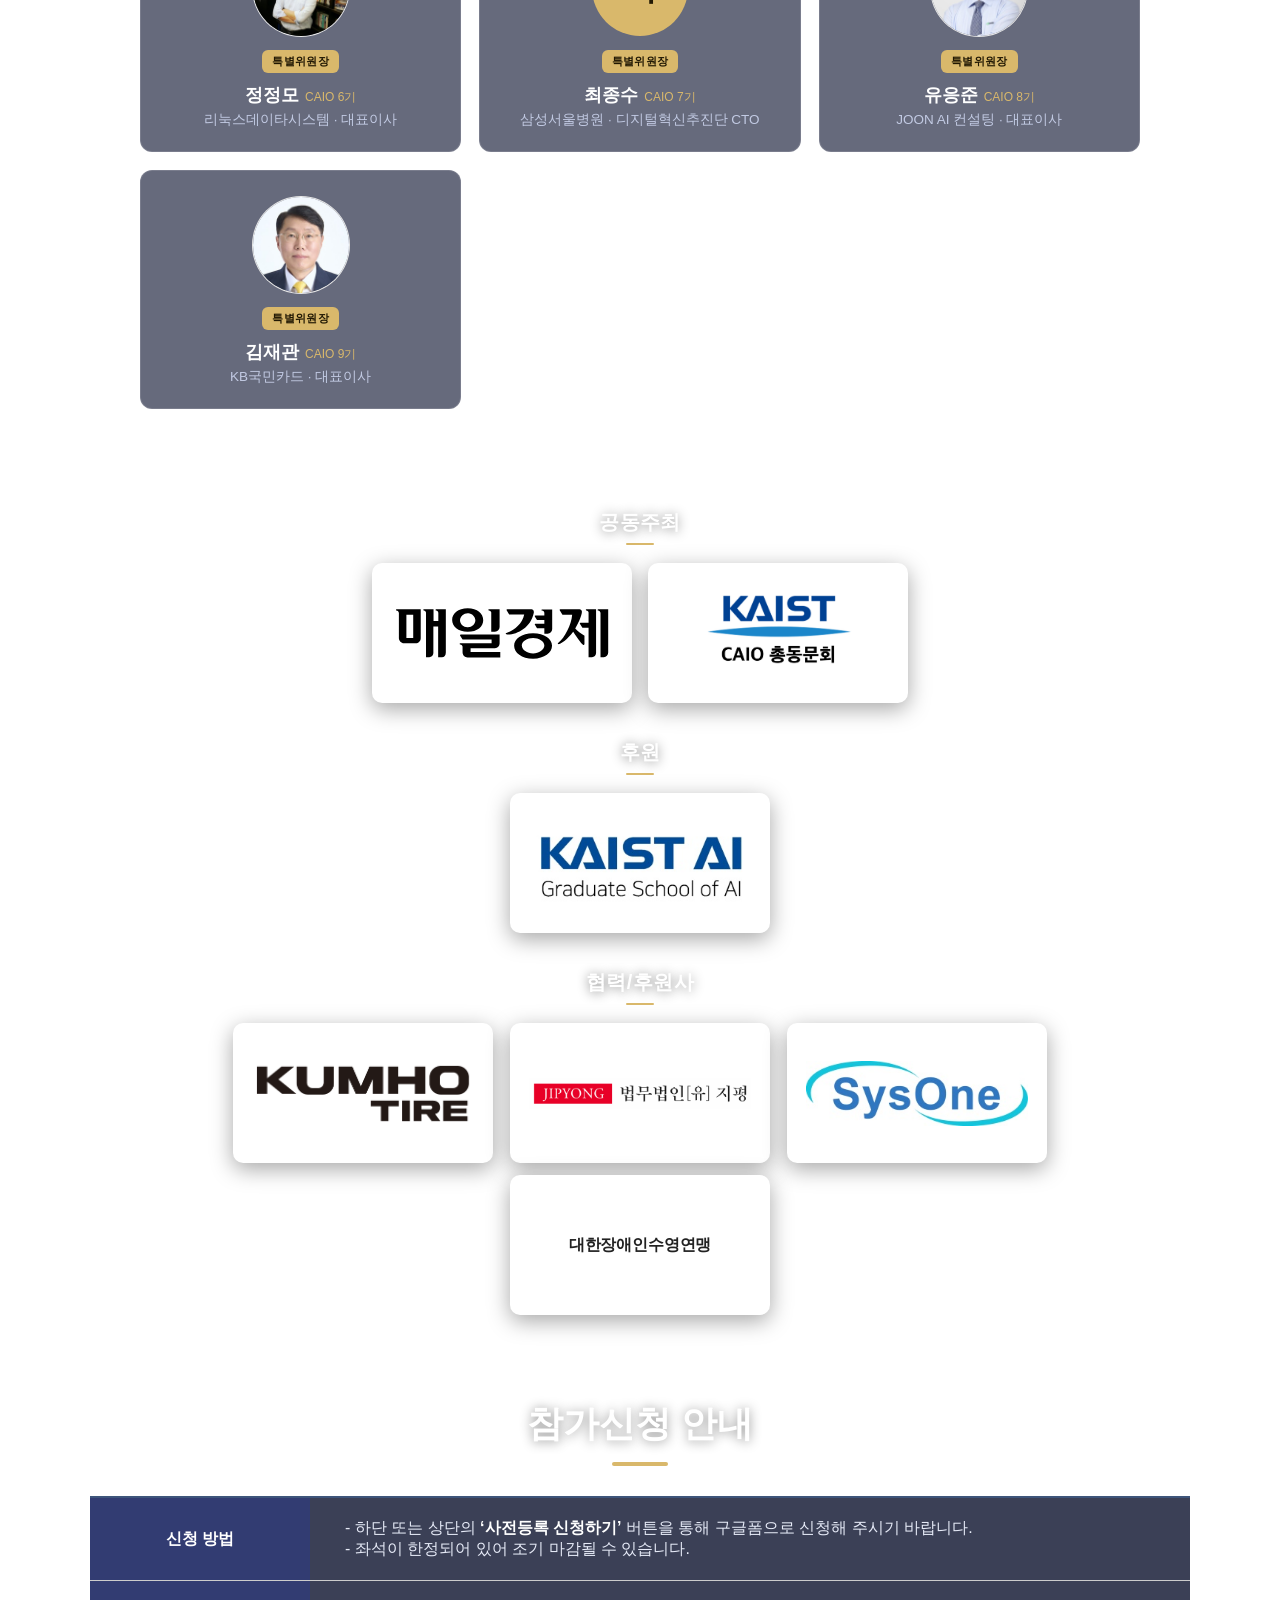
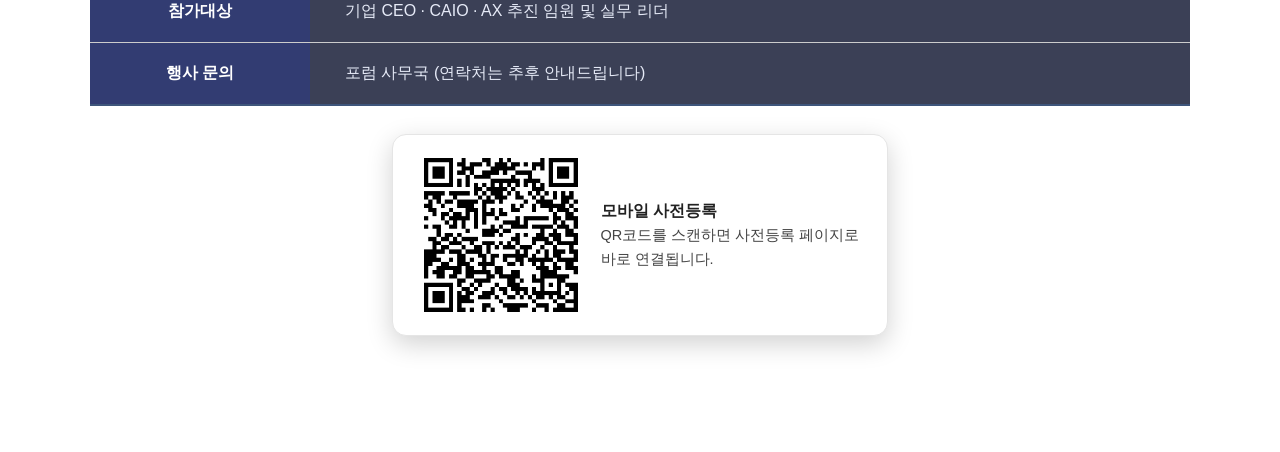
<file: v10.html>
<!DOCTYPE html>
<html lang="ko">
<head>
<meta charset="UTF-8" />
<meta http-equiv="X-UA-Compatible" content="IE=edge" />
<title>매경·KAIST CAIO AI리더스포럼 2026</title>
<meta name="viewport" content="width=device-width,initial-scale=1.0" />
<meta name="description" content="AX ROI의 분기점 : 에이전트 시대, 도입을 넘어 성과 실현으로 — 2026. 6. 25(목) 엘타워 8층 엘하우스홀. 매경·KAIST CAIO AI리더스포럼 2026." />
<meta property="og:type" content="article" />
<meta property="og:title" content="매경·KAIST CAIO AI리더스포럼 2026" />
<meta property="og:description" content="AX ROI의 분기점 : 에이전트 시대, 도입을 넘어 성과 실현으로 — 2026. 6. 25(목) 엘타워 8층 엘하우스홀" />
<meta property="og:image" content="https://dev-riverkim.github.io/ai-leaders-forum-2026/images/poster.jpg" />
<meta name="twitter:card" content="summary_large_image" />

<!-- etnews 컨퍼런스 템플릿 CSS (로컬) -->
<link rel="stylesheet" href="assets/conference.css" />
<link rel="stylesheet" href="assets/SpoqaHanSans-kr.css" type="text/css" />
<script src="assets/jquery-3.6.0.min.js"></script>
<script src="assets/jquery.cookie.js"></script>
<style>
  /* 하단 고정 신청바에 마지막 콘텐츠가 가려지지 않도록 본문 끝 여백 확보 */
  body{ padding-bottom:96px; }
  main .request_guide{ padding-bottom:20px; }
  @media(max-width:768px){ body{ padding-bottom:74px; } }

  /* 파트너 로고 균일화 (원본 로고 크기가 제각각이라 박스에 맞춰 정렬) */
  main .partner .thumb_partner{ display:inline-flex !important; align-items:center; justify-content:center; width:260px; height:140px; padding:18px; box-sizing:border-box; vertical-align:middle; overflow:hidden; }
  main .partner .thumb_partner a{ display:inline-flex !important; width:auto !important; height:auto !important; padding:0 !important; align-items:center; justify-content:center; }
  main .partner .thumb_partner img{ max-width:100% !important; max-height:84px !important; width:auto !important; height:auto !important; object-fit:contain; }

  /* 강사 사진: 원형 프레임(140x140)에 종횡비 무관하게 꽉 차도록 통일 */
  main .teacher .thumb_teacher > span img{ width:100% !important; height:100% !important; object-fit:cover; object-position:center top; display:block; }

  /* 강사 그리드·이름·직책 가운데 정렬 (행 전체 중앙 정렬) */
  main .teacher .list_teacher{ text-align:center; }
  main .teacher .thumb_teacher{ text-align:center; }
  main .teacher .thumb_teacher > strong,
  main .teacher .thumb_teacher > p{ text-align:center; width:100%; }

  /* 포럼 추진위원회 */
  main .committee{ padding:60px 0; }
  main .committee .cgrid{ display:grid; grid-template-columns:repeat(3,1fr); gap:18px; max-width:1000px; margin:0 auto; }
  @media(max-width:820px){ main .committee .cgrid{ grid-template-columns:repeat(2,1fr); } }
  @media(max-width:520px){ main .committee .cgrid{ grid-template-columns:1fr; } }
  main .committee .ccard{ background:#fff; border:1px solid #e5e5e5; border-radius:12px; padding:26px 18px 22px; text-align:center; }
  main .committee .ccard .cph{ width:96px; height:96px; border-radius:50%; margin:0 auto 14px; overflow:hidden; box-shadow:0 0 0 1px #e5e5e5; }
  main .committee .ccard .cph img{ width:100%; height:100%; object-fit:cover; object-position:center top; display:block; }
  main .committee .ccard .cph.ph-init{ display:flex; align-items:center; justify-content:center; background:#212E6E; color:#fff; font-size:34px; font-weight:700; box-shadow:none; }
  main .committee .ccard .role{ display:inline-block; font-size:12px; font-weight:700; color:#fff; background:#212E6E; border-radius:4px; padding:3px 10px; }
  main .committee .ccard .cnm{ font-size:18px; font-weight:700; color:#222; margin-top:10px; }
  main .committee .ccard .cnm .gi{ font-size:12px; font-weight:500; color:#d41d5d; margin-left:6px; }
  main .committee .ccard .cpos{ font-size:13.5px; color:#777; margin-top:4px; }
  main .committee .ccard .cdesc{ font-size:13px; color:#555; line-height:1.6; margin-top:10px; }
</style>
<style>
/* ===== Dark Image Theme (생성 래스터 배경 + 다크 글래스 + 가독성 수정 + 애니메이션) ===== */
body{ background:linear-gradient(rgba(9,13,32,.80),rgba(9,13,32,.93)), url("images/gen_gold_bg.jpg") !important; background-attachment:fixed !important; background-size:cover !important; background-position:center !important; color:#dfe4f5 !important; }
header{ position:relative; overflow:hidden; background:linear-gradient(rgba(12,16,40,.40),rgba(11,15,38,.80)), url("images/gen_gold_hero.jpg") !important; background-size:cover !important; background-position:center !important; }
header::after{ content:""; position:absolute; inset:0; pointer-events:none; background:radial-gradient(40% 50% at 80% 16%, #D9B86B33, transparent 70%); animation:hglow 9s ease-in-out infinite alternate; }
header > .wrap{ position:relative; z-index:2; }
@keyframes hglow{ to{ opacity:.5; transform:translateX(-4%);} }
header .title h2{ color:#ffffff !important; text-shadow:0 2px 22px rgba(0,0,0,.6); }
header .title .subcopy,header .title .subcopy2,header .info p{ text-shadow:0 1px 10px rgba(0,0,0,.7) !important; } header .title .subcopy2{ color:#cdd5ee !important; }
main,main .about,main .outline,main .program,main .teacher,main .committee,main .partner,main .request_guide{ background:transparent !important; }
main h3{ color:#fff !important; position:relative; text-shadow:0 1px 12px rgba(0,0,0,.45); } main h3::after{ content:""; display:block; width:48px;height:4px;background:#D9B86B;border-radius:3px;margin:14px auto 0; }
main .about article,main .about article p{ color:#e3e7f6 !important; } main .about article b{ color:#fff !important; }
main .outline ul li strong{ color:#fff !important; text-shadow:0 1px 8px rgba(0,0,0,.5); } main .outline .outline_icon span{ color:#cdd5ee !important; }
main .outline .outline_icon img{ filter:brightness(1.7) drop-shadow(0 0 5px #D9B86B99); }
main .outline .outline_table{ background:rgba(18,23,52,.55) !important; border-color:rgba(255,255,255,.12) !important; }
main .outline .outline_table th{ background:rgba(33,46,110,.78) !important; color:#fff !important; border-color:rgba(255,255,255,.10) !important; }
main .outline .outline_table td{ background:rgba(18,23,52,.55) !important; color:#e6eaf7 !important; border-color:rgba(255,255,255,.10) !important; }
main .program .program_table{ background:rgba(15,20,46,.68) !important; }
main .program .program_table thead th{ background:rgba(33,46,110,.92) !important; color:#fff !important; }
main .program .program_table td{ color:#dbe1f3 !important; border-color:rgba(255,255,255,.10) !important; }
main .program .program_table tr.break td{ background:rgba(255,255,255,.05) !important; color:#aeb6d6 !important; }
main .program .program_table strong{ color:#fff !important; } main .program .program_table p{ color:#b6bedd !important; }
main .program .wrap > table td:nth-child(2){ text-align:left !important; }
main .teacher .thumb_teacher > strong{ color:#fff !important; text-shadow:0 1px 8px rgba(0,0,0,.65); }
main .teacher .thumb_teacher > p{ color:#c8d0e8 !important; text-shadow:0 1px 6px rgba(0,0,0,.55); }
main .teacher .thumb_teacher > span{ box-shadow:0 0 0 2px #D9B86B88; }
main .committee .ccard{ background:rgba(17,22,50,.64) !important; border-color:rgba(255,255,255,.13) !important; }
main .committee .ccard .cnm{ color:#fff !important; } main .committee .ccard .cpos{ color:#c2cae3 !important; } main .committee .ccard .cdesc{ color:#cdd4e8 !important; font-size:14px !important; }
main .committee .ccard .role, main .committee .ccard .cph.ph-init{ background:#D9B86B !important; color:#211803 !important; } main .committee .ccard .cnm .gi{ color:#D9B86B !important; }
main .partner .thumb_partner{ background:#fff !important; border-radius:10px; border-color:rgba(255,255,255,.2) !important; box-shadow:0 6px 22px rgba(0,0,0,.35); }
main .request_guide table{ background:rgba(17,22,50,.6) !important; }
main .request_guide th{ background:rgba(33,46,110,.78) !important; color:#fff !important; border-color:rgba(255,255,255,.1) !important; }
main .request_guide td{ background:rgba(17,22,50,.55) !important; color:#e6eaf7 !important; border-color:rgba(255,255,255,.1) !important; }
main .request_guide td b{ color:#fff !important; } main .request_guide td p{ color:#e6eaf7 !important; }
main p.textalign-right{ color:#aab2d4 !important; }
main .outline .outline_btnWrap a.btn_register, footer .btn_register{ background-color:#D9B86B !important; color:#211803 !important; }

body.anim-on section:not(.rv-in){ opacity:0; transform:translateY(22px); }
body.anim-on section{ transition:opacity .7s ease, transform .7s ease; }
@media(prefers-reduced-motion:reduce){ body.anim-on section{opacity:1 !important;transform:none !important;transition:none !important;} }
@media(prefers-reduced-motion:reduce){ header::after{animation:none !important;} }
</style>
<script>
$(function(){
  if(!(window.matchMedia && window.matchMedia('(prefers-reduced-motion: reduce)').matches)){
    document.body.classList.add('anim-on');
    var io=new IntersectionObserver(function(es){es.forEach(function(en){if(en.isIntersecting){en.target.classList.add('rv-in');io.unobserve(en.target);}});},{threshold:.08});
    document.querySelectorAll('main section').forEach(function(e){io.observe(e);});
  }
});
</script>
<style>
/* ===== Designer QA fixes ===== */
header .title h2{ font-size:46px !important; line-height:1.25em; letter-spacing:.02em; }
@media(max-width:800px){ header .title h2{ font-size:34px !important; } }
.snsWrap{ margin:20px 0 !important; }
main .about article p{ font-size:18px; line-height:1.75em; }
main .about article > p:first-child b{ font-size:19px; line-height:1.6; letter-spacing:-.01em; }
main h3::after{ width:56px !important; }
main .partner h3{ font-size:20px !important; font-weight:600; margin-bottom:12px !important; letter-spacing:.02em; }
main .partner h3::after{ width:28px !important; height:2px !important; margin-top:8px !important; }
main .outline .outline_icon img{ width:58px; }
main .committee .cgrid{ align-items:stretch; }
main .committee .ccard{ display:flex; flex-direction:column; align-items:center; }
main .committee .ccard .cdesc{ margin-top:auto; padding-top:10px; }
main .committee .ccard .role{ border-radius:6px; padding:4px 10px; font-size:11px; letter-spacing:.03em; }
main .program .program_table td:last-child{ font-size:13.5px; }
@media(max-width:600px){ footer .btn_register{ font-size:20px; padding:16px 20px; } }
</style>
<style>
/* 참가신청 QR 블록 */
.qr-block{ margin:28px auto 0; display:flex; align-items:center; justify-content:center; gap:20px; background:#fff; border:1px solid #e5e5e5; border-radius:14px; padding:20px 28px; width:fit-content; max-width:92%; box-shadow:0 8px 26px rgba(0,0,0,.18); }
.qr-block img{ width:128px; height:128px; display:block; }
.qr-block p{ margin:0; font-size:14.5px; color:#444 !important; line-height:1.65; text-align:left; }
.qr-block p b{ font-size:16px; color:#222 !important; }
@media(max-width:560px){ .qr-block{ flex-direction:column; text-align:center; } .qr-block p{ text-align:center; } }
</style>
<style>
/* 히어로 인포 칩 + QR (B안: 한 줄 정렬) */
header{ position:relative; }
header .info.info-chips{ display:flex; justify-content:center; align-items:stretch; gap:12px; flex-wrap:wrap; }
header .info-chips .chip{ display:flex; align-items:center; background:rgba(255,255,255,.08); border:1px solid rgba(255,255,255,.18); border-radius:10px; padding:12px 18px; font-size:15px; font-weight:500; color:#fff; text-shadow:0 1px 6px rgba(0,0,0,.45); }
header .info-chips .chip-qr{ gap:12px; padding:9px 16px; }
header .info-chips .chip-qr img{ width:84px; height:84px; background:#fff; padding:4px; border-radius:6px; box-sizing:border-box; display:block; }
header .info-chips .chip-qr b{ font-size:13px; color:#eef1fb; text-align:left; line-height:1.5; font-weight:600; text-shadow:0 1px 6px rgba(0,0,0,.45); }
@media(max-width:600px){ header .info-chips .chip-qr{ display:none; } }
/* 하단 QR 강화 (포스터·공유용) */
.qr-block img{ width:160px !important; height:160px !important; }
</style>
</head>
<body>

<header style="background:url('images/header_bg.jpg') no-repeat; background-size:cover;">
  <div class="wrap">
    <h1><span style="font-size:17px;color:#fff;font-weight:700;letter-spacing:.01em;">매일경제 · KAIST CAIO 총동문회</span></h1>
    <div class="title">
      <p class="subcopy">매경·KAIST CAIO AI리더스포럼 2026</p>
      <h2>AX ROI의 분기점,<br>에이전트 시대 도입을 넘어 성과 실현으로</h2>
      <p class="subcopy2">돈 되는 AI 에이전트 기술 소개에서부터 최신 AX 성과 실현 사례까지 총망라</p>
    </div>
    <div class="snsWrap">
      <p>
        <a href="#" id="sns-tw" title="트위터 공유하기" class="btn_twitter" target="_blank" rel="noopener"></a>
        <a href="#" id="sns-fb" title="페이스북 공유하기" class="btn_facebook" target="_blank" rel="noopener"></a>
        <a href="#" id="sns-url" title="URL 복사하기" class="btn_url"></a>
      </p>
    </div>
    <div class="info info-chips">
      <span class="chip">2026년 6월 25일(목) 10:00 ~ 18:00</span>
      <span class="chip">엘타워 8층 엘하우스홀 (서울 서초구 강남대로)</span>
      <span class="chip chip-qr" aria-hidden="true"><img src="qr.png" alt=""><b>QR 스캔으로<br>바로 사전등록</b></span>
    </div>
  </div>
</header>

<main role="main">
  <!-- 포럼 소개 -->
  <section class="about">
    <div class="wrap">
      <div class="h3_sub">
        <article>
          <p><b>AX ROI의 분기점 : 에이전트 시대, 도입을 넘어 성과 실현으로<br>
          돈 되는 AI 에이전트 기술 소개에서부터 최신 AX 성과 실현 사례까지 총망라</b></p>

          <p>생성형 AI의 비약적 발전 이후, 기업들은 도입 단계를 넘어 성과와 수익화라는 새로운 도전에 직면하고 있습니다. 이제 스스로 업무를 수행하는 ‘AI 에이전트’가 새로운 일하는 방식으로 자리 잡으면서, 막대한 투자를 실제 투자 대비 성과(ROI)로 연결하는 전략은 경영진의 핵심 의사결정 과제가 되었습니다.</p>

          <p>2026년은 기업 AI 확산의 분기점이 될 것입니다. 개념검증(PoC)을 지나 조직 전반으로 성과를 입증하느냐, 아니면 투자가 부담으로 남느냐 — 이제 누가 먼저 준비하느냐에 따라 기업의 경쟁력은 크게 달라질 수 있습니다.</p>

          <p>매경·KAIST CAIO AI리더스포럼 2026은 산업별 최고경영자(CEO)급 리더들이 한자리에 모이는 실전 전략 포럼입니다. 금융·제조·IT·법률·공공·바이오 등 각 산업 현장의 CAIO와 KAIST 교수진이 실제로 축적한 도입·확산·성과 모델을 공유하며, 리더가 직접 바이브코딩으로 에이전트를 구현해 조직의 문제를 푸는 실전 사례까지 무대에서 공개합니다.</p>

          <p>기업의 미래를 좌우할 전략적 인사이트를 이 자리에서 확인하십시오.</p>
        </article>
      </div>
    </div>
  </section>

  <!-- 포럼 개요 -->
  <section class="outline">
    <div class="wrap">
      <h3>포럼 개요</h3>
      <ul class="clearfix">
        <li>
          <div class="outline_icon"><img src="images/icon_outline01.png" alt="일시 아이콘"><span>일시</span></div>
          <strong>2026년 6월 25일(목) 오전 10:00 ~ 18:00</strong>
        </li>
        <li>
          <div class="outline_icon"><img src="images/icon_outline02.png" alt="장소 아이콘"><span>장소</span></div>
          <strong>엘타워 8층 엘하우스홀<br>(서울 서초구 강남대로)</strong>
        </li>
        <li>
          <div class="outline_icon"><img src="images/icon_outline03.png" alt="참가신청 아이콘"><span>참가신청</span></div>
          <strong>사전등록 (구글폼)<br>좌석 한정 · 조기 마감될 수 있습니다</strong>
        </li>
      </ul>

      <table class="clearfix outline_table">
        <colgroup><col width="12%"><col width="38%"><col width="12%"><col width="38%"></colgroup>
        <tr>
          <th>참가대상</th><td>기업 CEO · CAIO · AX 추진 임원 및 실무 리더</td>
          <th>공동주최</th><td>매일경제 · KAIST CAIO 총동문회</td>
        </tr>
        <tr>
          <th>주제</th><td>AX ROI의 분기점 : 에이전트 시대, 도입을 넘어 성과 실현으로</td>
          <th>후원</th><td>KAIST 김재철AI대학원</td>
        </tr>
      </table>

      <div class="outline_btnWrap">
        <a href="#" class="btn_register js-register" title="사전등록 신청하기">사전등록 신청하기<i></i></a>
      </div>
    </div>
  </section>

  <!-- 프로그램 -->
  <section class="program">
    <div class="wrap">
      <h3>프로그램</h3>
      <table class="program_table">
        <colgroup><col width="15%"><col width="*"><col width="25%"></colgroup>
        <thead><tr><th>시간</th><th>주제</th><th>발표자</th></tr></thead>
        <tbody>
          <tr class="break"><td>09:30 ~ 10:00</td><td colspan="2">등록 및 네트워킹</td></tr>
          <tr>
            <td>10:00 ~ 10:30</td>
            <td><strong>개회식 · 환영사 및 포럼 개회</strong><p>축사 정송 KAIST 김재철AI대학원장 / 환영사 김영주 CAIO 총동문회장 / 개회사 조은아 포럼 추진위원장</p></td>
            <td>개회</td>
          </tr>
          <tr>
            <td>10:30 ~ 11:10</td>
            <td><strong>[기조강연] AX의 핵심에는 바이브코딩이 있다</strong></td>
            <td>KAIST CAIO 책임교수<strong>장동인</strong></td>
          </tr>
          <tr>
            <td>11:10 ~ 11:40</td>
            <td><strong>[CAIO 리더스] AX의 목표 : 일하는 방식의 재설계를 통한 조직의 성과(ROI)</strong></td>
            <td>GS 상무<strong>김진아</strong></td>
          </tr>
          <tr>
            <td>11:40 ~ 12:10</td>
            <td><strong>[CAIO 초청] AX의 과제 : AI NOW, 우리는 준비 되어 있는가? — AI Ready Data</strong></td>
            <td>티맥스그룹 실장<strong>정재헌</strong></td>
          </tr>
          <tr class="break"><td>12:10 ~ 13:20</td><td colspan="2">점심식사 · 네트워킹 (13:10~13:20 교수진 세션 발제자 소개)</td></tr>
          <tr>
            <td>13:20 ~ 14:00</td>
            <td><strong>[KAIST 교수진] 논리-직관 융합 AI가 여는 “검증형 AI”의 미래</strong></td>
            <td>KAIST 교수<strong>허기홍</strong></td>
          </tr>
          <tr>
            <td>14:00 ~ 14:40</td>
            <td><strong>[KAIST 교수진] Agentic OS for AI-First Enterprise</strong></td>
            <td>KAIST 교수<strong>황성주</strong></td>
          </tr>
          <tr class="break"><td>14:40 ~ 15:00</td><td colspan="2">Coffee Break</td></tr>
          <tr>
            <td>15:00 ~ 15:50</td>
            <td><strong>[매경 초청] AI 최전선에서 살아남는 팀들이 가진 핵심 역량과 우리의 교육 방향</strong></td>
            <td>업스테이지 AI 교육부문 대표<strong>손해인</strong></td>
          </tr>
          <tr>
            <td>15:50 ~ 16:20</td>
            <td><strong>[CAIO 리더스] The Age of Agentic AI : 도메인 특화 AX 전략</strong></td>
            <td>포티투마루 대표<strong>김동환</strong></td>
          </tr>
          <tr>
            <td>16:20 ~ 16:50</td>
            <td><strong>[CAIO 리더스] AI 네이티브 조직 전환의 과정 및 이슈 : 스타트업 사례</strong></td>
            <td>바이오컴 대표<strong>전태준</strong></td>
          </tr>
          <tr class="break"><td>16:50 ~ 17:00</td><td colspan="2">Coffee Break</td></tr>
          <tr>
            <td>17:00 ~ 17:30</td>
            <td><strong>[CAIO 스페셜] 리더의 바이브코딩 : CAIO가 직접 만드는 AI의 시대</strong><p>10기 최우수 팀프로젝트 시연</p></td>
            <td>CAIO 10기<strong>최우수팀</strong></td>
          </tr>
          <tr>
            <td>17:30 ~ 17:50</td>
            <td><strong>[토론 · Q&amp;A] 우리 조직의 AX, 어디서부터 어떻게 할 것인가</strong></td>
            <td>토론 좌장<strong>장동인 교수</strong></td>
          </tr>
          <tr class="break"><td>17:50 ~ 18:00</td><td colspan="2">폐회 및 네트워킹</td></tr>
        </tbody>
      </table>
      <style>main .program .wrap > table td {text-align:center !important;} main .program .wrap > table td:nth-child(2) {text-align:left !important; padding-left:20px;}</style>
      <p class="textalign-right">※ 상기 프로그램은 사정에 따라 변경될 수 있습니다.</p>
    </div>
  </section>

  <!-- 연사 소개 -->
  <section class="teacher">
    <div class="wrap">
      <h3>연사 소개</h3>
      <div class="list_teacher clearfix">

        <div id="lecturer2_btn" class="thumb_teacher"><span><img src="images/jangdongin.webp" width="130"></span><strong>장동인</strong><p>KAIST CAIO 책임교수</p></div>
        <div id="record2_modal" class="modal"><div class="modalWrap"><span class="close" title="닫기">&times;</span><div class="modal-content"><p><b>[기조강연] AX의 핵심에는 바이브코딩이 있다</b><br><br>現 KAIST 김재철AI대학원 CAIO 담당 책임교수 / AiBB Lab 대표<br>7년째 CEO를 위한 AI 코딩 교육 진행<br>前 한국테라데이타 부사장, SAS코리아 부사장 등 역임<br><br>AX(AI 전환)를 성과로 연결하는 핵심 동력으로서의 ‘바이브코딩’을 조망하고, 리더가 직접 AI를 활용해 조직의 문제를 푸는 방향을 제시합니다.</p></div></div></div>

        <div id="lecturer3_btn" class="thumb_teacher"><span><img src="images/kimjina.webp" width="130"></span><strong>김진아</strong><p>(주)GS 상무</p></div>
        <div id="record3_modal" class="modal"><div class="modalWrap"><span class="close" title="닫기">&times;</span><div class="modal-content"><p><b>[CAIO 리더스] AX의 목표 : 일하는 방식의 재설계를 통한 조직의 성과(ROI)</b><br>(주)GS 상무 · AX 조직 52g<br><br>GS그룹 AX 조직 52g가 6년간 정유공장·발전소·물류센터·편의점·고객센터 현장에서 추진한 혁신 사례를 통해, 기술 도입을 넘어 실제 업무 변화와 성과로 이어지는 방법을 공유합니다. AI를 조직문화와 일하는 방식의 변화로 연결하는 리더십·변화관리 원칙을 다룹니다.</p></div></div></div>

        <div id="lecturer4_btn" class="thumb_teacher"><span><img src="images/jeongjaeheon.webp" width="130"></span><strong>정재헌</strong><p>티맥스그룹 실장</p></div>
        <div id="record4_modal" class="modal"><div class="modalWrap"><span class="close" title="닫기">&times;</span><div class="modal-content"><p><b>[CAIO 초청] AX의 과제 : AI NOW, 우리는 준비 되어 있는가? — AI Ready Data</b><br>Tmax그룹 실장 · 前 오케스트로 AGI 대표<br><br>에이전트는 구매가 아니라 보안·인프라·데이터 3대 전제 위에서 작동합니다. 경쟁력이 비정형·실시간 데이터의 표준화(ARD)로 이동하는 흐름과, 운영 가능한 AI 학습데이터를 만드는 글로벌 표준·프로세스, 한국형 소버린 AI 전략까지 제시합니다.</p></div></div></div>

        <div id="lecturer5_btn" class="thumb_teacher"><span><img src="images/heogihong.jpg" width="130"></span><strong>허기홍</strong><p>KAIST 교수</p></div>
        <div id="record5_modal" class="modal"><div class="modalWrap"><span class="close" title="닫기">&times;</span><div class="modal-content"><p><b>[KAIST 교수진] 논리-직관 융합 AI가 여는 “검증형 AI”의 미래</b><br>KAIST 교수<br><br>신경망 기반 AI는 지시를 올바로 따르는지 엄밀히 판단하기 어렵습니다. 뛰어난 직관의 언어 모델과 엄밀한 논리의 검증 시스템이 결합되는 ‘검증형 AI’의 미래를 함께 그립니다.</p></div></div></div>

        <div id="lecturer6_btn" class="thumb_teacher"><span><img src="images/hwangseongju.jpg" width="130"></span><strong>황성주</strong><p>KAIST 교수</p></div>
        <div id="record6_modal" class="modal"><div class="modalWrap"><span class="close" title="닫기">&times;</span><div class="modal-content"><p><b>[KAIST 교수진] Agentic OS for AI-First Enterprise</b><br>KAIST 교수<br><br>AI-First 기업으로 전환하기 위한 에이전트 기반 운영체계(Agentic OS)의 개념과 방향을 제시합니다.</p></div></div></div>

        <div id="lecturer7_btn" class="thumb_teacher"><span><img src="images/sonhaein.png" width="130"></span><strong>손해인</strong><p>업스테이지 AI 교육부문 대표</p></div>
        <div id="record7_modal" class="modal"><div class="modalWrap"><span class="close" title="닫기">&times;</span><div class="modal-content"><p><b>[매경 초청] AI 최전선에서 살아남는 팀들이 가진 핵심 역량과 우리의 교육 방향</b><br>업스테이지 AI 교육부문 대표 · 창업 멤버<br><br>AlphaGo·ChatGPT·Agent 시대로 파도가 빨라지며 기업이 원하는 인재상도 달라졌습니다. NVIDIA·업스테이지 최전선에서 목격한 살아남는 팀의 공통 역량과, 에이전트 시대 교육이 바꿔야 할 지점을 구체적으로 풀어냅니다.</p></div></div></div>

        <div id="lecturer8_btn" class="thumb_teacher"><span><img src="images/kimdonghwan.jpg" width="130"></span><strong>김동환</strong><p>포티투마루 대표</p></div>
        <div id="record8_modal" class="modal"><div class="modalWrap"><span class="close" title="닫기">&times;</span><div class="modal-content"><p><b>[CAIO 리더스] The Age of Agentic AI : 도메인 특화 AX 전략</b><br>포티투마루 대표 · 국가AI전략위 공공AX 위원<br><br>딥러닝 기반 AI의 발전 흐름을 돌아보고, Generative를 넘어 Agentic AI 기반의 산업·공공·행정 혁신으로 생산성과 글로벌 경쟁력을 확보한 사례를 공유합니다. 금융·제조·전자·법률·헬스케어·공공 등 도메인별 특화 AX 전략을 함께 고민합니다.</p></div></div></div>

        <div id="lecturer9_btn" class="thumb_teacher"><span><img src="images/jeontaejun.jpg" width="130"></span><strong>전태준</strong><p>바이오컴 대표</p></div>
        <div id="record9_modal" class="modal"><div class="modalWrap"><span class="close" title="닫기">&times;</span><div class="modal-content"><p><b>[CAIO 리더스] AI 네이티브 조직 전환의 과정 및 이슈 : 스타트업 사례</b><br>바이오컴 대표 · KAIST CAIO 과정 대상<br><br>AI를 도입한 회사는 많지만 성과를 매출·비용으로 증명하는 회사는 드뭅니다. AI가 안전하고 측정 가능하게 일하도록 만드는 운영 체계를 다루며, 인당 생산성을 끌어올리는 방법과 자산이 되는 에이전트의 차이를 직접 운영·검증한 경험으로 제시합니다.</p></div></div></div>

      </div>
    </div>
  </section>

  <!-- 포럼 추진위원회 -->
  <section class="committee">
    <div class="wrap">
      <h3>포럼 추진위원회</h3>
      <div class="cgrid">
        <div class="ccard"><div class="cph"><img src="images/comm_jangdongin.jpg" alt="장동인"></div><span class="role">총괄자문</span><div class="cnm">장동인</div><div class="cpos">KAIST 김재철AI대학원 · 책임교수</div><div class="cdesc">CAIO 과정을 담당하며, 7년째 CEO를 위한 AI 코딩 교육을 진행하고 있습니다.</div></div>
        <div class="ccard"><div class="cph"><img src="images/comm_kimyoungju.jpg" alt="김영주"></div><span class="role">고문</span><div class="cnm">김영주<span class="gi">CAIO 5기</span></div><div class="cpos">(주)시스원 · 대표이사</div><div class="cdesc">AX 및 인프라 구축·유지보수, 솔루션을 제공하는 기업을 이끌고 있습니다.</div></div>
        <div class="ccard"><div class="cph"><img src="images/comm_joeuna.jpg" alt="조은아"></div><span class="role">추진위원장</span><div class="cnm">조은아<span class="gi">CAIO 5기</span></div><div class="cpos">추계예술대학교 문화예술경영대학원 · 교수</div><div class="cdesc">문화정책과 예술기관 운영을 연구·자문해 왔으며, 문화예술 버티컬 AI 프로젝트 기획에 참여하고 있습니다.</div></div>
        <div class="ccard"><div class="cph"><img src="images/comm_nammin.jpg" alt="남민웅"></div><span class="role">부위원장</span><div class="cnm">남민웅<span class="gi">CAIO 5기</span></div><div class="cpos">오케스트로 · 전무</div><div class="cdesc">금융사업본부를 담당하며 소버린 AI 클라우드 데이터센터 사업을 지원합니다.</div></div>
        <div class="ccard"><div class="cph"><img src="images/comm_parkjongmin.jpg" alt="박종민"></div><span class="role">부위원장</span><div class="cnm">박종민<span class="gi">CAIO 6기</span></div><div class="cpos">HDC랩스 · 연구소장</div><div class="cdesc">스마트홈과 빌딩을 연결하는 플랫폼을 만들고 AIoT 전략을 이끕니다.</div></div>
        <div class="ccard"><div class="cph"><img src="images/comm_leewongeun.jpg" alt="이원근"></div><span class="role">부위원장</span><div class="cnm">이원근<span class="gi">CAIO 6기</span></div><div class="cpos">(주)모빅랩 · 대표이사</div><div class="cdesc">스마트 팩토리 분야의 설비 고장 진단 AI 솔루션을 제공하고 있습니다.</div></div>
        <div class="ccard"><div class="cph"><img src="images/comm_kimjihye.jpg" alt="김지혜"></div><span class="role">부위원장</span><div class="cnm">김지혜<span class="gi">CAIO 9기</span></div><div class="cpos">럭셔리게이트웨이 · 대표</div><div class="cdesc">럭셔리 브랜드의 글로벌 시장 진입 전략을 전문으로 합니다.</div></div>
        <div class="ccard"><div class="cph ph-init">김</div><span class="role">이사</span><div class="cnm">김일훈<span class="gi">CAIO 7기</span></div><div class="cpos">한울회계법인 · 공인회계사</div></div>
        <div class="ccard"><div class="cph"><img src="images/comm_jeongmingi.jpg" alt="정민기"></div><span class="role">이사</span><div class="cnm">정민기<span class="gi">CAIO 8기</span></div><div class="cpos">재정경제부 부총리실 · 인공지능자문관</div><div class="cdesc">부처 내 행정혁신 과제 발굴과 AI 기반 업무전환 전략 자문을 수행합니다.</div></div>
        <div class="ccard"><div class="cph"><img src="images/comm_jeongjeongmo.jpg" alt="정정모"></div><span class="role">특별위원장</span><div class="cnm">정정모<span class="gi">CAIO 6기</span></div><div class="cpos">리눅스데이타시스템 · 대표이사</div></div>
        <div class="ccard"><div class="cph ph-init">최</div><span class="role">특별위원장</span><div class="cnm">최종수<span class="gi">CAIO 7기</span></div><div class="cpos">삼성서울병원 · 디지털혁신추진단 CTO</div></div>
        <div class="ccard"><div class="cph"><img src="images/comm_yoeungjun.jpg" alt="유응준"></div><span class="role">특별위원장</span><div class="cnm">유응준<span class="gi">CAIO 8기</span></div><div class="cpos">JOON AI 컨설팅 · 대표이사</div></div>
        <div class="ccard"><div class="cph"><img src="images/comm_kimjaekwan.jpg" alt="김재관"></div><span class="role">특별위원장</span><div class="cnm">김재관<span class="gi">CAIO 9기</span></div><div class="cpos">KB국민카드 · 대표이사</div></div>
      </div>
    </div>
  </section>

  <!-- 공동주최 · 후원 -->
  <section class="partner">
    <div class="wrap">
      <h3>공동주최</h3>
      <div class="list_partner">
        <span class="thumb_partner"><img src="images/logo_mk_official.svg" alt="매일경제" style="max-height:44px;"></span>
        <span class="thumb_partner"><a href="http://www.kaist.ac.kr/kr/" target="_blank" rel="noopener"><img src="images/logo_kaist.jpg" alt="KAIST CAIO 총동문회"></a></span>
      </div>
      <h3>후원</h3>
      <div class="list_partner">
        <span class="thumb_partner"><a href="http://gsai.kaist.ac.kr/?lang=ko" target="_blank" rel="noopener"><img src="images/logo_kaistai.jpg" alt="KAIST 김재철AI대학원"></a></span>
      </div>
      <h3>협력/후원사</h3>
      <div class="list_partner">
        <span class="thumb_partner"><a href="https://www.kumhotire.co.kr" target="_blank" rel="noopener"><img src="images/logo_kumho.png" alt="금호타이어"></a></span>
        <span class="thumb_partner"><a href="https://www.jipyong.com" target="_blank" rel="noopener"><img src="images/logo_jipyong.png" alt="법무법인 지평"></a></span>
        <span class="thumb_partner"><a href="http://www.sysone.co.kr/" target="_blank" rel="noopener"><img src="images/logo_sysone.jpg" alt="시스원"></a></span>
        <span class="thumb_partner" style="color:#222;font-size:16px;font-weight:700;letter-spacing:-.01em;"><a href="https://swimming.koreanpc.kr" target="_blank" rel="noopener" style="text-decoration:none;color:#222;">대한장애인수영연맹</a></span>
      </div>
    </div>
  </section>

  <!-- 참가신청 안내 -->
  <section class="request_guide">
    <div class="wrap">
      <h3>참가신청 안내</h3>
      <table>
        <colgroup><col width="20%"><col width="80%"></colgroup>
        <tr>
          <th>신청 방법</th>
          <td>
            <p>- 하단 또는 상단의 <b>‘사전등록 신청하기’</b> 버튼을 통해 구글폼으로 신청해 주시기 바랍니다.</p>
            <p>- 좌석이 한정되어 있어 조기 마감될 수 있습니다.</p>
          </td>
        </tr>
        <tr>
          <th>참가대상</th>
          <td><p>기업 CEO · CAIO · AX 추진 임원 및 실무 리더</p></td>
        </tr>
        <tr>
          <th>행사 문의</th>
          <td><p>포럼 사무국 (연락처는 추후 안내드립니다)</p></td>
        </tr>
      </table>

      <div class="qr-block">
        <img src="qr.png" alt="사전등록 QR코드">
        <p><b>모바일 사전등록</b><br>QR코드를 스캔하면 사전등록 페이지로<br>바로 연결됩니다.</p>
      </div>
    </div>
  </section>
</main>

<footer>
  <a href="#top" title="맨 위로" class="btn_gotop"><img src="images/btn_gotop.png"></a>
  <a href="#" title="사전등록 신청하기" class="btn_register js-register">사전등록 신청하기<i></i></a>
</footer>

<script>
  // ===== 구글폼 신청 링크 (받으면 이 값만 교체) =====
  var REGISTER_URL = "https://docs.google.com/forms/d/e/1FAIpQLScuz4HVtLLdzOOgcEcVKXNpfKAYTQOdwJYebZCxMklvXIc5TQ/viewform";

  $(function(){
    // 신청 버튼 동작
    $(".js-register").on("click", function(e){
      e.preventDefault();
      if(REGISTER_URL){ window.open(REGISTER_URL, "_blank"); }
      else { alert("사전등록 링크는 준비 중입니다. 곧 오픈됩니다."); }
    });

    // 강사 모달
    for (var i=1;i<=20;i++){
      if ($("#lecturer"+i+"_btn").length<=0) continue;
      if ($("#record"+i+"_modal").length>0){
        $("#lecturer"+i+"_btn").css("cursor","pointer").on("click", function(){
          var id = this.id.replace("lecturer","#record").replace("btn","modal");
          $(id).css("display","flex");
        });
      }
    }
    $(".close").on("click", function(){ $(this).closest(".modal").hide(); });
    window.onclick = function(event){
      var t = event.target;
      if (t.className === "modal") t.style.display = "none";
    };

    // 맨 위로
    $(window).scroll(function(){
      if ($(this).scrollTop() > 200) $(".btn_gotop").fadeIn();
      else $(".btn_gotop").fadeOut();
    });
    $(".btn_gotop").click(function(){ $("html, body").animate({scrollTop:0}, 400); return false; });

    // SNS 공유
    var url = location.href.split('#')[0];
    var title = "매경·KAIST CAIO AI리더스포럼 2026";
    $("#sns-tw").attr("href","https://twitter.com/intent/tweet?text="+encodeURIComponent(title)+"&url="+encodeURIComponent(url));
    $("#sns-fb").attr("href","https://www.facebook.com/sharer/sharer.php?u="+encodeURIComponent(url));
    $("#sns-url").on("click", function(e){
      e.preventDefault();
      if(navigator.clipboard){ navigator.clipboard.writeText(url).then(function(){alert("주소가 복사되었습니다.");}); }
      else { prompt("Ctrl+C로 복사하세요.", url); }
    });
  });
</script>
</body>
</html>
</file>
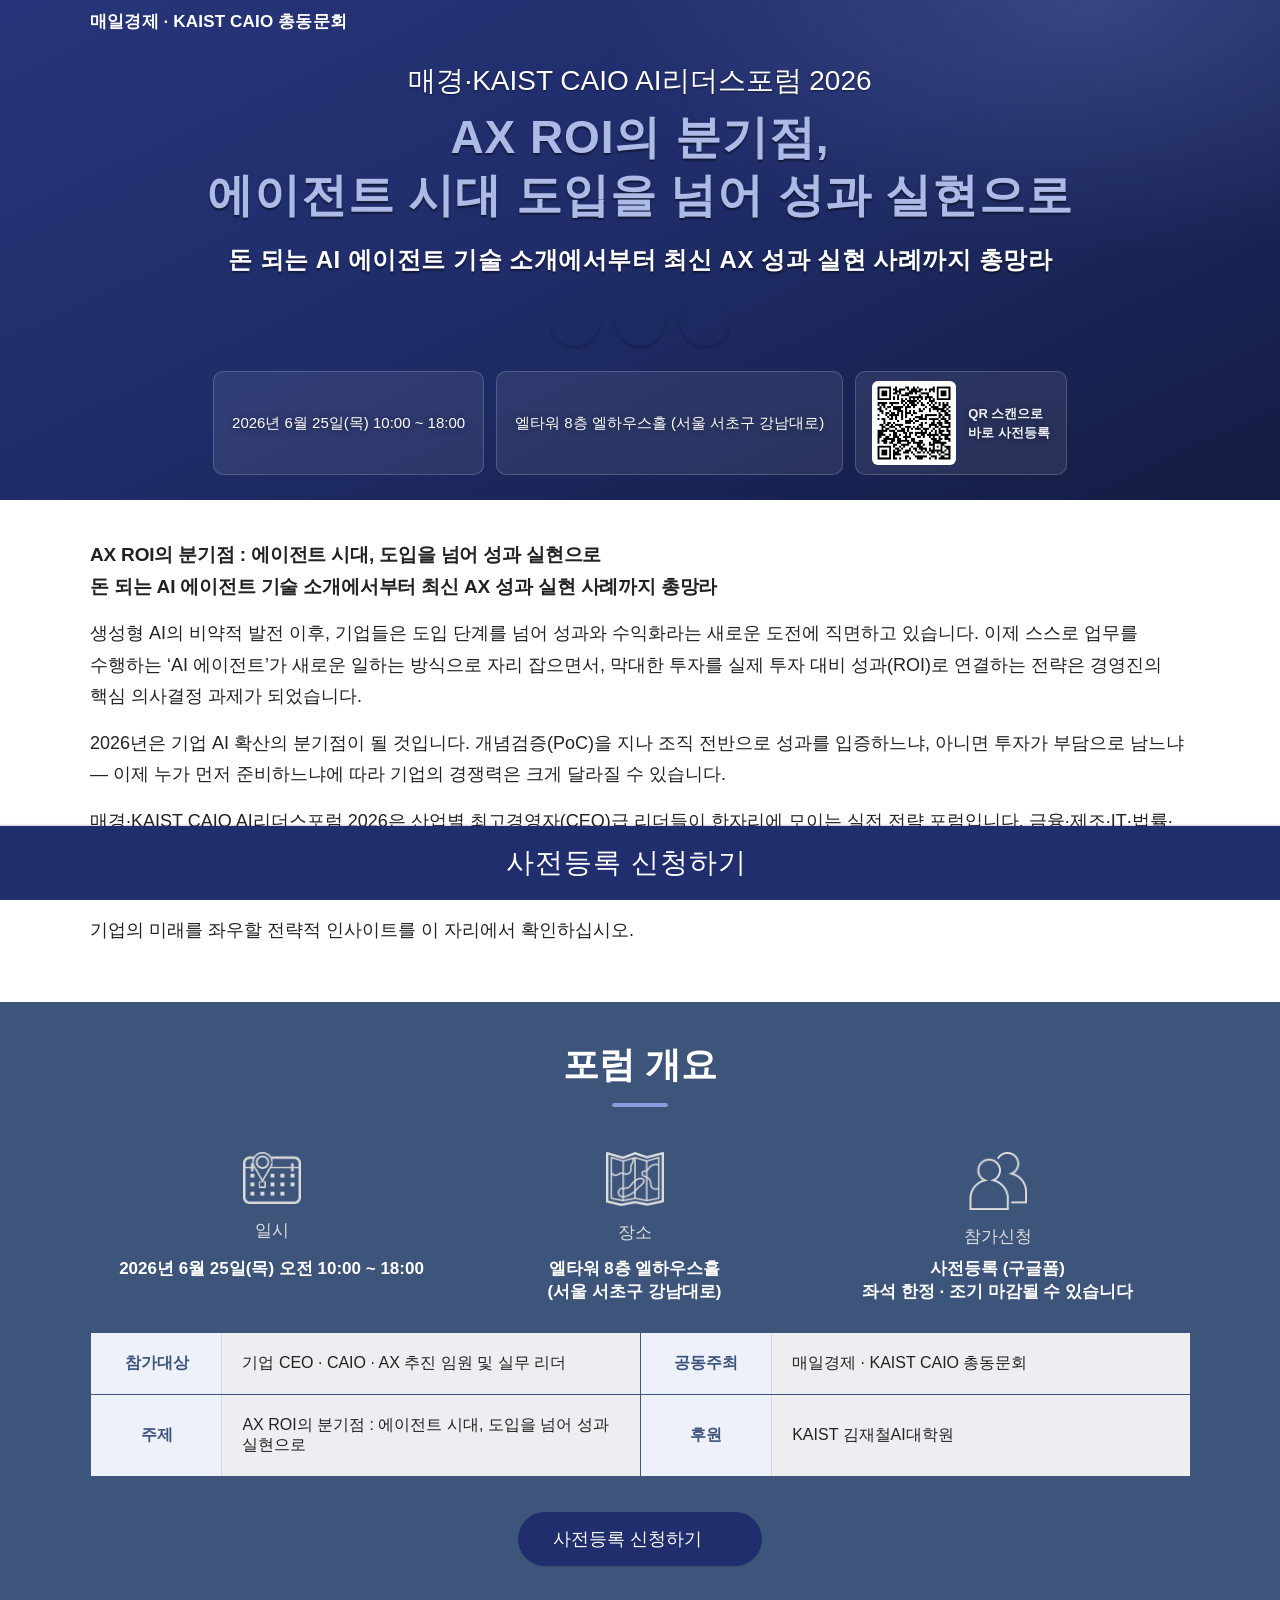
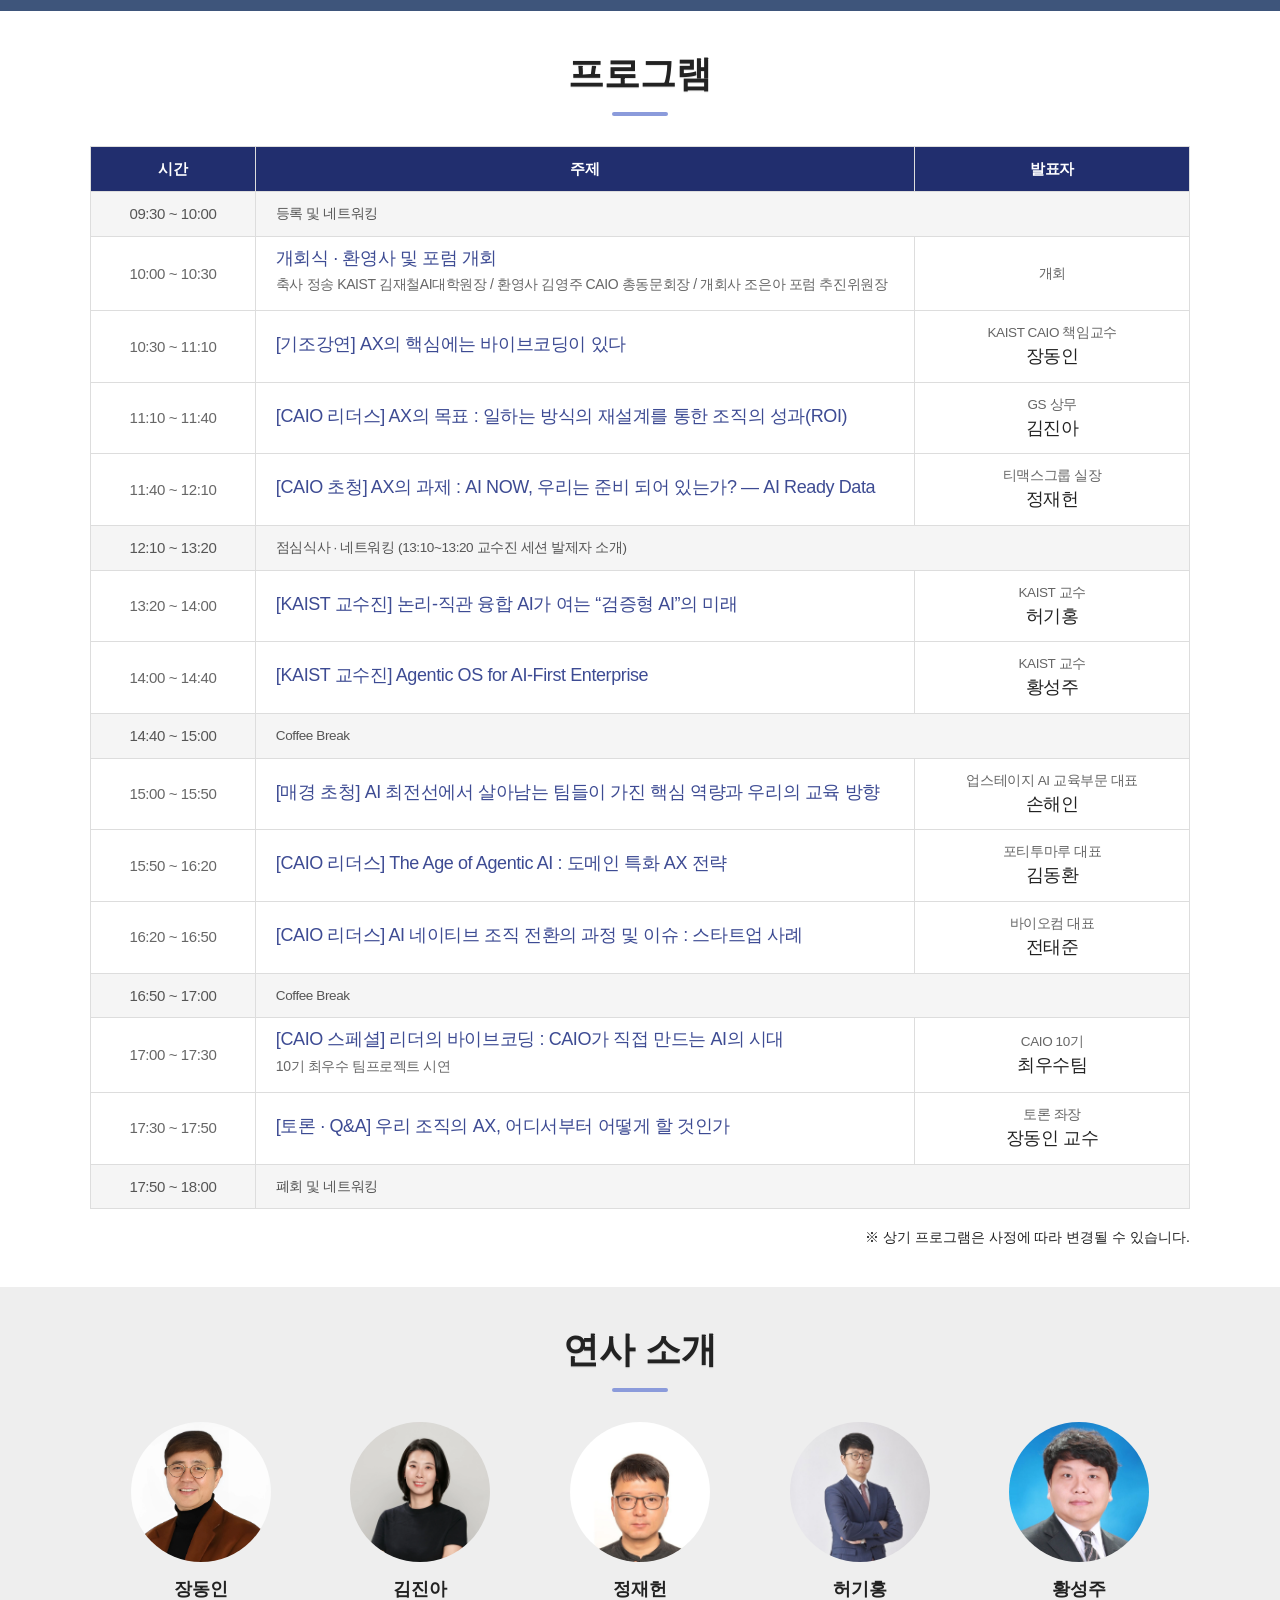
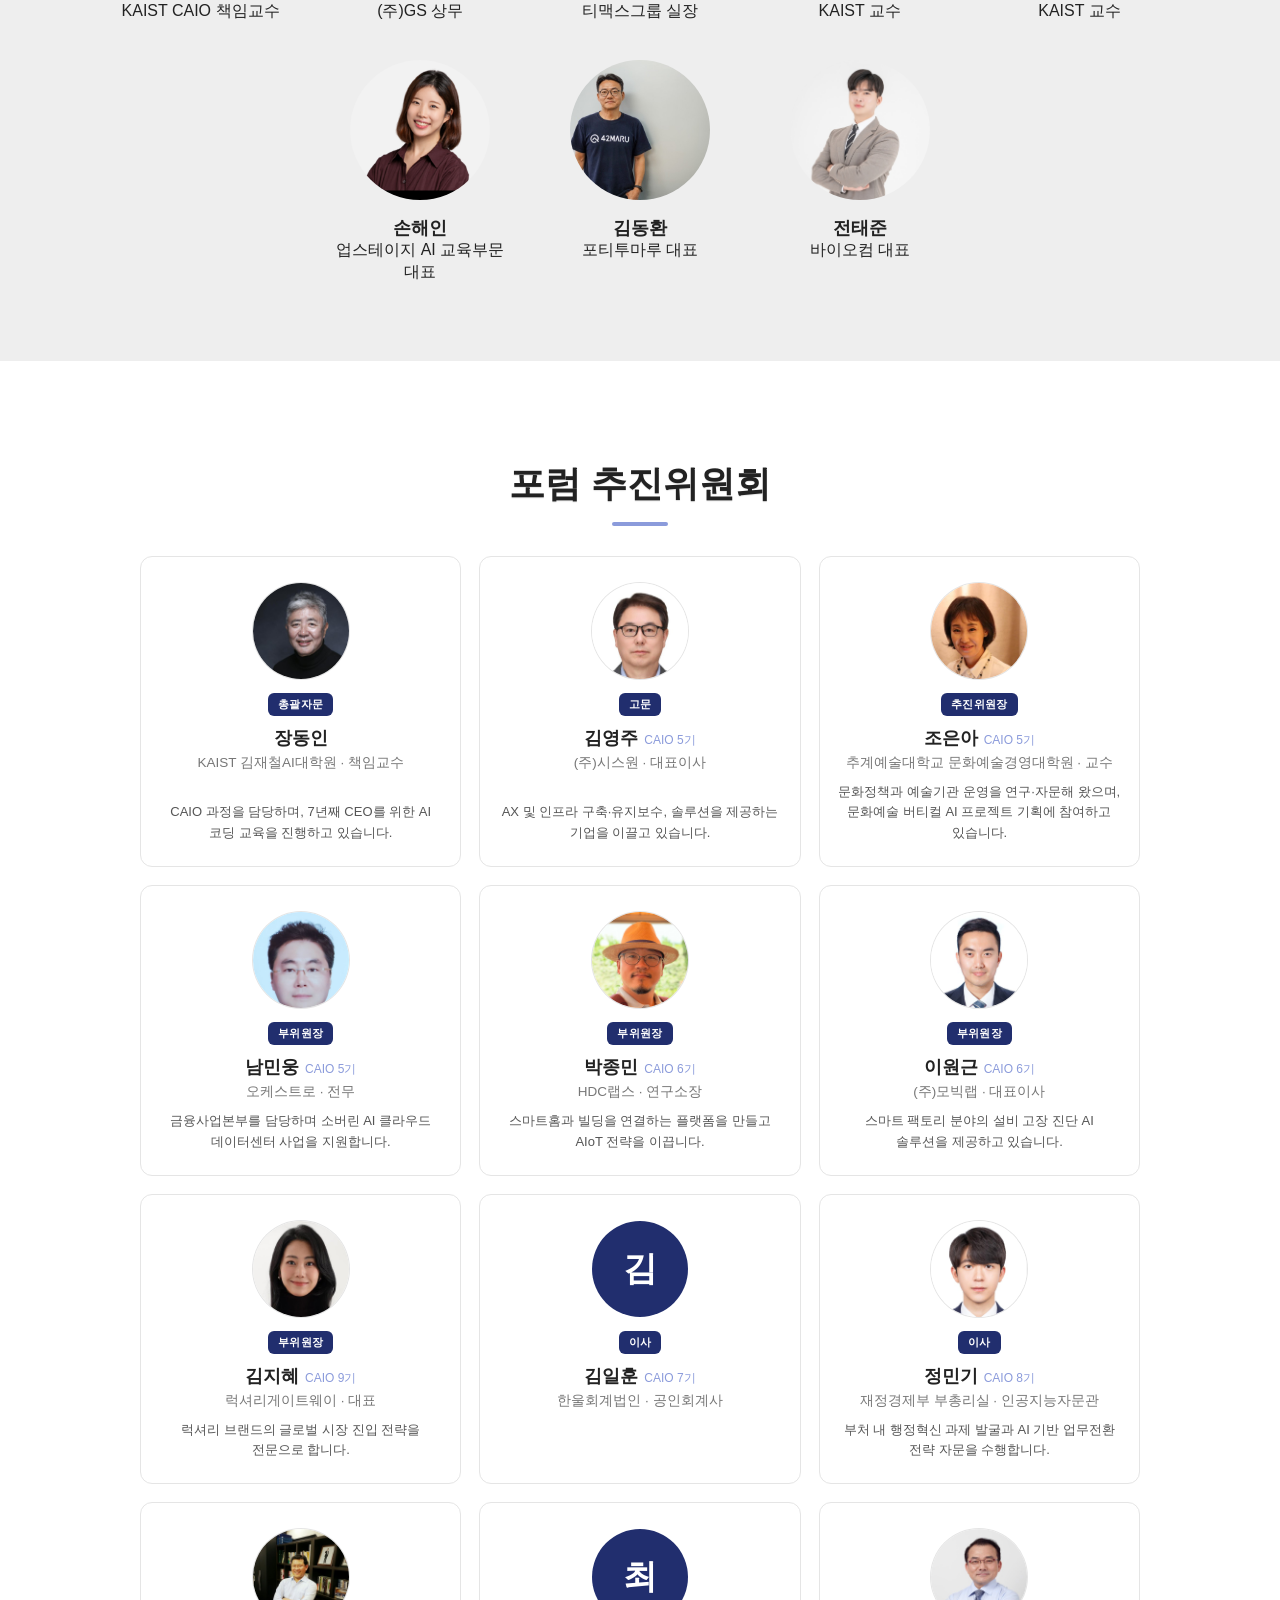
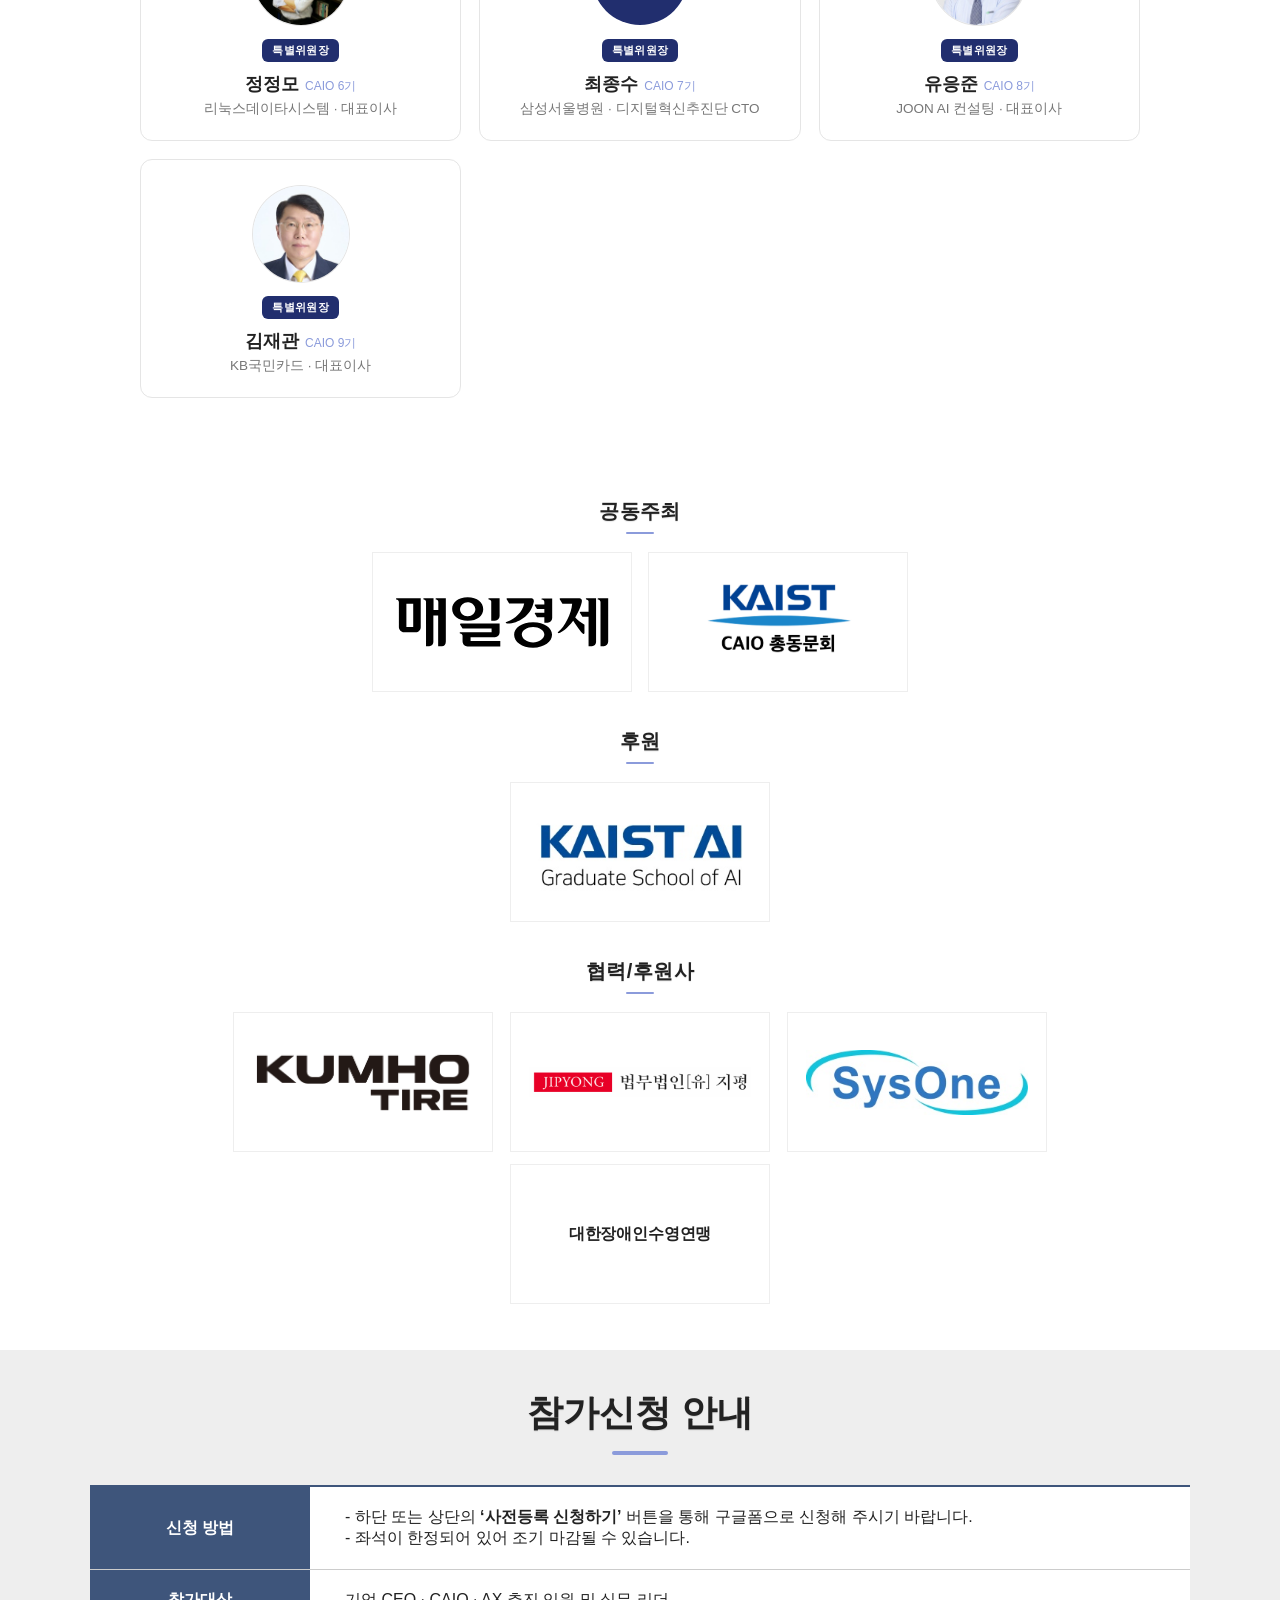
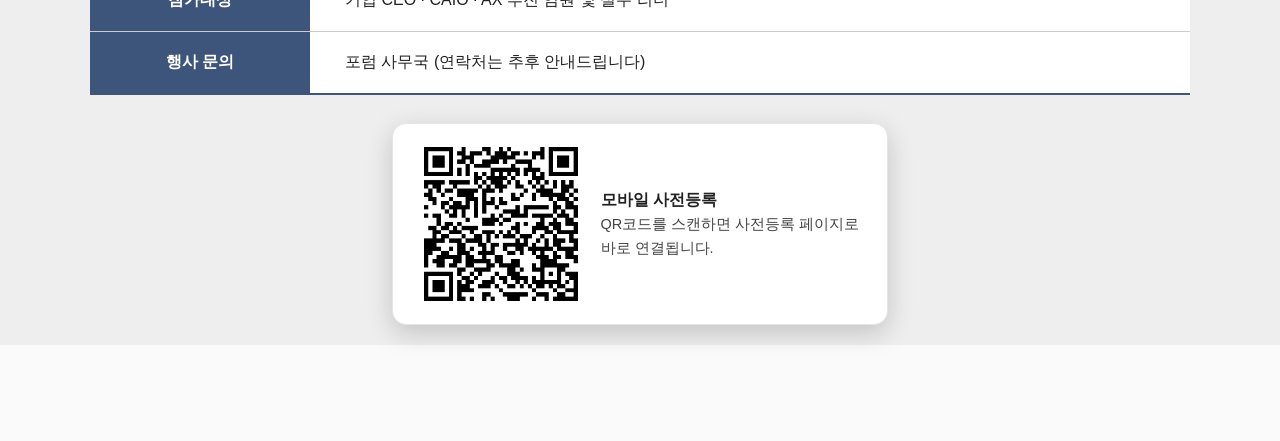
<file: v2.html>
<!DOCTYPE html>
<html lang="ko">
<head>
<meta charset="UTF-8" />
<meta http-equiv="X-UA-Compatible" content="IE=edge" />
<title>매경·KAIST CAIO AI리더스포럼 2026</title>
<meta name="viewport" content="width=device-width,initial-scale=1.0" />
<meta name="description" content="AX ROI의 분기점 : 에이전트 시대, 도입을 넘어 성과 실현으로 — 2026. 6. 25(목) 엘타워 8층 엘하우스홀. 매경·KAIST CAIO AI리더스포럼 2026." />
<meta property="og:type" content="article" />
<meta property="og:title" content="매경·KAIST CAIO AI리더스포럼 2026" />
<meta property="og:description" content="AX ROI의 분기점 : 에이전트 시대, 도입을 넘어 성과 실현으로 — 2026. 6. 25(목) 엘타워 8층 엘하우스홀" />
<meta property="og:image" content="https://dev-riverkim.github.io/ai-leaders-forum-2026/images/poster.jpg" />
<meta name="twitter:card" content="summary_large_image" />

<!-- etnews 컨퍼런스 템플릿 CSS (로컬) -->
<link rel="stylesheet" href="assets/conference.css" />
<link rel="stylesheet" href="assets/SpoqaHanSans-kr.css" type="text/css" />
<script src="assets/jquery-3.6.0.min.js"></script>
<script src="assets/jquery.cookie.js"></script>
<style>
  /* 하단 고정 신청바에 마지막 콘텐츠가 가려지지 않도록 본문 끝 여백 확보 */
  body{ padding-bottom:96px; }
  main .request_guide{ padding-bottom:20px; }
  @media(max-width:768px){ body{ padding-bottom:74px; } }

  /* 파트너 로고 균일화 (원본 로고 크기가 제각각이라 박스에 맞춰 정렬) */
  main .partner .thumb_partner{ display:inline-flex !important; align-items:center; justify-content:center; width:260px; height:140px; padding:18px; box-sizing:border-box; vertical-align:middle; overflow:hidden; }
  main .partner .thumb_partner a{ display:inline-flex !important; width:auto !important; height:auto !important; padding:0 !important; align-items:center; justify-content:center; }
  main .partner .thumb_partner img{ max-width:100% !important; max-height:84px !important; width:auto !important; height:auto !important; object-fit:contain; }

  /* 강사 사진: 원형 프레임(140x140)에 종횡비 무관하게 꽉 차도록 통일 */
  main .teacher .thumb_teacher > span img{ width:100% !important; height:100% !important; object-fit:cover; object-position:center top; display:block; }

  /* 강사 그리드·이름·직책 가운데 정렬 (행 전체 중앙 정렬) */
  main .teacher .list_teacher{ text-align:center; }
  main .teacher .thumb_teacher{ text-align:center; }
  main .teacher .thumb_teacher > strong,
  main .teacher .thumb_teacher > p{ text-align:center; width:100%; }

  /* 포럼 추진위원회 */
  main .committee{ padding:60px 0; }
  main .committee .cgrid{ display:grid; grid-template-columns:repeat(3,1fr); gap:18px; max-width:1000px; margin:0 auto; }
  @media(max-width:820px){ main .committee .cgrid{ grid-template-columns:repeat(2,1fr); } }
  @media(max-width:520px){ main .committee .cgrid{ grid-template-columns:1fr; } }
  main .committee .ccard{ background:#fff; border:1px solid #e5e5e5; border-radius:12px; padding:26px 18px 22px; text-align:center; }
  main .committee .ccard .cph{ width:96px; height:96px; border-radius:50%; margin:0 auto 14px; overflow:hidden; box-shadow:0 0 0 1px #e5e5e5; }
  main .committee .ccard .cph img{ width:100%; height:100%; object-fit:cover; object-position:center top; display:block; }
  main .committee .ccard .cph.ph-init{ display:flex; align-items:center; justify-content:center; background:#212E6E; color:#fff; font-size:34px; font-weight:700; box-shadow:none; }
  main .committee .ccard .role{ display:inline-block; font-size:12px; font-weight:700; color:#fff; background:#212E6E; border-radius:4px; padding:3px 10px; }
  main .committee .ccard .cnm{ font-size:18px; font-weight:700; color:#222; margin-top:10px; }
  main .committee .ccard .cnm .gi{ font-size:12px; font-weight:500; color:#d41d5d; margin-left:6px; }
  main .committee .ccard .cpos{ font-size:13.5px; color:#777; margin-top:4px; }
  main .committee .ccard .cdesc{ font-size:13px; color:#555; line-height:1.6; margin-top:10px; }
</style>
<style>
/* ===== THEME V2 네이비 (레이아웃·콘텐츠 동일, 색 테마만 변경) ===== */
header{ background:radial-gradient(820px 420px at 85% 0%, rgba(139,155,219,.22), transparent 60%), linear-gradient(155deg,#27357A 0%,#1F2C68 48%,#141C42 100%) !important; }
header .title h2{ color:#AEBAE6 !important; }
main h3{ position:relative; }
main h3::after{ content:""; display:block; width:48px; height:4px; background:#8B9BDB; border-radius:3px; margin:14px auto 0; }
main .program .program_table thead th{ background-color:#212E6E !important; }
main .outline .outline_table th{ background-color:#EEF1FA !important; }
main .outline .outline_btnWrap a.btn_register,
footer .btn_register{ background-color:#212E6E !important; color:#ffffff !important; }
main .committee .ccard .role{ background:#212E6E !important; }
main .committee .ccard .cph.ph-init{ background:#212E6E !important; }
main .committee .ccard .cnm .gi{ color:#8B9BDB !important; }
main .teacher .thumb_teacher:hover{ color:#8B9BDB !important; }
</style>
<style>
/* ===== Designer QA fixes ===== */
header .title h2{ font-size:46px !important; line-height:1.25em; letter-spacing:.02em; }
@media(max-width:800px){ header .title h2{ font-size:34px !important; } }
.snsWrap{ margin:20px 0 !important; }
main .about article p{ font-size:18px; line-height:1.75em; }
main .about article > p:first-child b{ font-size:19px; line-height:1.6; letter-spacing:-.01em; }
main h3::after{ width:56px !important; }
main .partner h3{ font-size:20px !important; font-weight:600; margin-bottom:12px !important; letter-spacing:.02em; }
main .partner h3::after{ width:28px !important; height:2px !important; margin-top:8px !important; }
main .outline .outline_icon img{ width:58px; }
main .committee .cgrid{ align-items:stretch; }
main .committee .ccard{ display:flex; flex-direction:column; align-items:center; }
main .committee .ccard .cdesc{ margin-top:auto; padding-top:10px; }
main .committee .ccard .role{ border-radius:6px; padding:4px 10px; font-size:11px; letter-spacing:.03em; }
main .program .program_table td:last-child{ font-size:13.5px; }
@media(max-width:600px){ footer .btn_register{ font-size:20px; padding:16px 20px; } }
</style>
<style>
/* 참가신청 QR 블록 */
.qr-block{ margin:28px auto 0; display:flex; align-items:center; justify-content:center; gap:20px; background:#fff; border:1px solid #e5e5e5; border-radius:14px; padding:20px 28px; width:fit-content; max-width:92%; box-shadow:0 8px 26px rgba(0,0,0,.18); }
.qr-block img{ width:128px; height:128px; display:block; }
.qr-block p{ margin:0; font-size:14.5px; color:#444 !important; line-height:1.65; text-align:left; }
.qr-block p b{ font-size:16px; color:#222 !important; }
@media(max-width:560px){ .qr-block{ flex-direction:column; text-align:center; } .qr-block p{ text-align:center; } }
</style>
<style>
/* 히어로 인포 칩 + QR (B안: 한 줄 정렬) */
header{ position:relative; }
header .info.info-chips{ display:flex; justify-content:center; align-items:stretch; gap:12px; flex-wrap:wrap; }
header .info-chips .chip{ display:flex; align-items:center; background:rgba(255,255,255,.08); border:1px solid rgba(255,255,255,.18); border-radius:10px; padding:12px 18px; font-size:15px; font-weight:500; color:#fff; text-shadow:0 1px 6px rgba(0,0,0,.45); }
header .info-chips .chip-qr{ gap:12px; padding:9px 16px; }
header .info-chips .chip-qr img{ width:84px; height:84px; background:#fff; padding:4px; border-radius:6px; box-sizing:border-box; display:block; }
header .info-chips .chip-qr b{ font-size:13px; color:#eef1fb; text-align:left; line-height:1.5; font-weight:600; text-shadow:0 1px 6px rgba(0,0,0,.45); }
@media(max-width:600px){ header .info-chips .chip-qr{ display:none; } }
/* 하단 QR 강화 (포스터·공유용) */
.qr-block img{ width:160px !important; height:160px !important; }
</style>
</head>
<body>

<header style="background:url('images/header_bg.jpg') no-repeat; background-size:cover;">
  <div class="wrap">
    <h1><span style="font-size:17px;color:#fff;font-weight:700;letter-spacing:.01em;">매일경제 · KAIST CAIO 총동문회</span></h1>
    <div class="title">
      <p class="subcopy">매경·KAIST CAIO AI리더스포럼 2026</p>
      <h2>AX ROI의 분기점,<br>에이전트 시대 도입을 넘어 성과 실현으로</h2>
      <p class="subcopy2">돈 되는 AI 에이전트 기술 소개에서부터 최신 AX 성과 실현 사례까지 총망라</p>
    </div>
    <div class="snsWrap">
      <p>
        <a href="#" id="sns-tw" title="트위터 공유하기" class="btn_twitter" target="_blank" rel="noopener"></a>
        <a href="#" id="sns-fb" title="페이스북 공유하기" class="btn_facebook" target="_blank" rel="noopener"></a>
        <a href="#" id="sns-url" title="URL 복사하기" class="btn_url"></a>
      </p>
    </div>
    <div class="info info-chips">
      <span class="chip">2026년 6월 25일(목) 10:00 ~ 18:00</span>
      <span class="chip">엘타워 8층 엘하우스홀 (서울 서초구 강남대로)</span>
      <span class="chip chip-qr" aria-hidden="true"><img src="qr.png" alt=""><b>QR 스캔으로<br>바로 사전등록</b></span>
    </div>
  </div>
</header>

<main role="main">
  <!-- 포럼 소개 -->
  <section class="about">
    <div class="wrap">
      <div class="h3_sub">
        <article>
          <p><b>AX ROI의 분기점 : 에이전트 시대, 도입을 넘어 성과 실현으로<br>
          돈 되는 AI 에이전트 기술 소개에서부터 최신 AX 성과 실현 사례까지 총망라</b></p>

          <p>생성형 AI의 비약적 발전 이후, 기업들은 도입 단계를 넘어 성과와 수익화라는 새로운 도전에 직면하고 있습니다. 이제 스스로 업무를 수행하는 ‘AI 에이전트’가 새로운 일하는 방식으로 자리 잡으면서, 막대한 투자를 실제 투자 대비 성과(ROI)로 연결하는 전략은 경영진의 핵심 의사결정 과제가 되었습니다.</p>

          <p>2026년은 기업 AI 확산의 분기점이 될 것입니다. 개념검증(PoC)을 지나 조직 전반으로 성과를 입증하느냐, 아니면 투자가 부담으로 남느냐 — 이제 누가 먼저 준비하느냐에 따라 기업의 경쟁력은 크게 달라질 수 있습니다.</p>

          <p>매경·KAIST CAIO AI리더스포럼 2026은 산업별 최고경영자(CEO)급 리더들이 한자리에 모이는 실전 전략 포럼입니다. 금융·제조·IT·법률·공공·바이오 등 각 산업 현장의 CAIO와 KAIST 교수진이 실제로 축적한 도입·확산·성과 모델을 공유하며, 리더가 직접 바이브코딩으로 에이전트를 구현해 조직의 문제를 푸는 실전 사례까지 무대에서 공개합니다.</p>

          <p>기업의 미래를 좌우할 전략적 인사이트를 이 자리에서 확인하십시오.</p>
        </article>
      </div>
    </div>
  </section>

  <!-- 포럼 개요 -->
  <section class="outline">
    <div class="wrap">
      <h3>포럼 개요</h3>
      <ul class="clearfix">
        <li>
          <div class="outline_icon"><img src="images/icon_outline01.png" alt="일시 아이콘"><span>일시</span></div>
          <strong>2026년 6월 25일(목) 오전 10:00 ~ 18:00</strong>
        </li>
        <li>
          <div class="outline_icon"><img src="images/icon_outline02.png" alt="장소 아이콘"><span>장소</span></div>
          <strong>엘타워 8층 엘하우스홀<br>(서울 서초구 강남대로)</strong>
        </li>
        <li>
          <div class="outline_icon"><img src="images/icon_outline03.png" alt="참가신청 아이콘"><span>참가신청</span></div>
          <strong>사전등록 (구글폼)<br>좌석 한정 · 조기 마감될 수 있습니다</strong>
        </li>
      </ul>

      <table class="clearfix outline_table">
        <colgroup><col width="12%"><col width="38%"><col width="12%"><col width="38%"></colgroup>
        <tr>
          <th>참가대상</th><td>기업 CEO · CAIO · AX 추진 임원 및 실무 리더</td>
          <th>공동주최</th><td>매일경제 · KAIST CAIO 총동문회</td>
        </tr>
        <tr>
          <th>주제</th><td>AX ROI의 분기점 : 에이전트 시대, 도입을 넘어 성과 실현으로</td>
          <th>후원</th><td>KAIST 김재철AI대학원</td>
        </tr>
      </table>

      <div class="outline_btnWrap">
        <a href="#" class="btn_register js-register" title="사전등록 신청하기">사전등록 신청하기<i></i></a>
      </div>
    </div>
  </section>

  <!-- 프로그램 -->
  <section class="program">
    <div class="wrap">
      <h3>프로그램</h3>
      <table class="program_table">
        <colgroup><col width="15%"><col width="*"><col width="25%"></colgroup>
        <thead><tr><th>시간</th><th>주제</th><th>발표자</th></tr></thead>
        <tbody>
          <tr class="break"><td>09:30 ~ 10:00</td><td colspan="2">등록 및 네트워킹</td></tr>
          <tr>
            <td>10:00 ~ 10:30</td>
            <td><strong>개회식 · 환영사 및 포럼 개회</strong><p>축사 정송 KAIST 김재철AI대학원장 / 환영사 김영주 CAIO 총동문회장 / 개회사 조은아 포럼 추진위원장</p></td>
            <td>개회</td>
          </tr>
          <tr>
            <td>10:30 ~ 11:10</td>
            <td><strong>[기조강연] AX의 핵심에는 바이브코딩이 있다</strong></td>
            <td>KAIST CAIO 책임교수<strong>장동인</strong></td>
          </tr>
          <tr>
            <td>11:10 ~ 11:40</td>
            <td><strong>[CAIO 리더스] AX의 목표 : 일하는 방식의 재설계를 통한 조직의 성과(ROI)</strong></td>
            <td>GS 상무<strong>김진아</strong></td>
          </tr>
          <tr>
            <td>11:40 ~ 12:10</td>
            <td><strong>[CAIO 초청] AX의 과제 : AI NOW, 우리는 준비 되어 있는가? — AI Ready Data</strong></td>
            <td>티맥스그룹 실장<strong>정재헌</strong></td>
          </tr>
          <tr class="break"><td>12:10 ~ 13:20</td><td colspan="2">점심식사 · 네트워킹 (13:10~13:20 교수진 세션 발제자 소개)</td></tr>
          <tr>
            <td>13:20 ~ 14:00</td>
            <td><strong>[KAIST 교수진] 논리-직관 융합 AI가 여는 “검증형 AI”의 미래</strong></td>
            <td>KAIST 교수<strong>허기홍</strong></td>
          </tr>
          <tr>
            <td>14:00 ~ 14:40</td>
            <td><strong>[KAIST 교수진] Agentic OS for AI-First Enterprise</strong></td>
            <td>KAIST 교수<strong>황성주</strong></td>
          </tr>
          <tr class="break"><td>14:40 ~ 15:00</td><td colspan="2">Coffee Break</td></tr>
          <tr>
            <td>15:00 ~ 15:50</td>
            <td><strong>[매경 초청] AI 최전선에서 살아남는 팀들이 가진 핵심 역량과 우리의 교육 방향</strong></td>
            <td>업스테이지 AI 교육부문 대표<strong>손해인</strong></td>
          </tr>
          <tr>
            <td>15:50 ~ 16:20</td>
            <td><strong>[CAIO 리더스] The Age of Agentic AI : 도메인 특화 AX 전략</strong></td>
            <td>포티투마루 대표<strong>김동환</strong></td>
          </tr>
          <tr>
            <td>16:20 ~ 16:50</td>
            <td><strong>[CAIO 리더스] AI 네이티브 조직 전환의 과정 및 이슈 : 스타트업 사례</strong></td>
            <td>바이오컴 대표<strong>전태준</strong></td>
          </tr>
          <tr class="break"><td>16:50 ~ 17:00</td><td colspan="2">Coffee Break</td></tr>
          <tr>
            <td>17:00 ~ 17:30</td>
            <td><strong>[CAIO 스페셜] 리더의 바이브코딩 : CAIO가 직접 만드는 AI의 시대</strong><p>10기 최우수 팀프로젝트 시연</p></td>
            <td>CAIO 10기<strong>최우수팀</strong></td>
          </tr>
          <tr>
            <td>17:30 ~ 17:50</td>
            <td><strong>[토론 · Q&amp;A] 우리 조직의 AX, 어디서부터 어떻게 할 것인가</strong></td>
            <td>토론 좌장<strong>장동인 교수</strong></td>
          </tr>
          <tr class="break"><td>17:50 ~ 18:00</td><td colspan="2">폐회 및 네트워킹</td></tr>
        </tbody>
      </table>
      <style>main .program .wrap > table td {text-align:center !important;} main .program .wrap > table td:nth-child(2) {text-align:left !important; padding-left:20px;}</style>
      <p class="textalign-right">※ 상기 프로그램은 사정에 따라 변경될 수 있습니다.</p>
    </div>
  </section>

  <!-- 연사 소개 -->
  <section class="teacher">
    <div class="wrap">
      <h3>연사 소개</h3>
      <div class="list_teacher clearfix">

        <div id="lecturer2_btn" class="thumb_teacher"><span><img src="images/jangdongin.webp" width="130"></span><strong>장동인</strong><p>KAIST CAIO 책임교수</p></div>
        <div id="record2_modal" class="modal"><div class="modalWrap"><span class="close" title="닫기">&times;</span><div class="modal-content"><p><b>[기조강연] AX의 핵심에는 바이브코딩이 있다</b><br><br>現 KAIST 김재철AI대학원 CAIO 담당 책임교수 / AiBB Lab 대표<br>7년째 CEO를 위한 AI 코딩 교육 진행<br>前 한국테라데이타 부사장, SAS코리아 부사장 등 역임<br><br>AX(AI 전환)를 성과로 연결하는 핵심 동력으로서의 ‘바이브코딩’을 조망하고, 리더가 직접 AI를 활용해 조직의 문제를 푸는 방향을 제시합니다.</p></div></div></div>

        <div id="lecturer3_btn" class="thumb_teacher"><span><img src="images/kimjina.webp" width="130"></span><strong>김진아</strong><p>(주)GS 상무</p></div>
        <div id="record3_modal" class="modal"><div class="modalWrap"><span class="close" title="닫기">&times;</span><div class="modal-content"><p><b>[CAIO 리더스] AX의 목표 : 일하는 방식의 재설계를 통한 조직의 성과(ROI)</b><br>(주)GS 상무 · AX 조직 52g<br><br>GS그룹 AX 조직 52g가 6년간 정유공장·발전소·물류센터·편의점·고객센터 현장에서 추진한 혁신 사례를 통해, 기술 도입을 넘어 실제 업무 변화와 성과로 이어지는 방법을 공유합니다. AI를 조직문화와 일하는 방식의 변화로 연결하는 리더십·변화관리 원칙을 다룹니다.</p></div></div></div>

        <div id="lecturer4_btn" class="thumb_teacher"><span><img src="images/jeongjaeheon.webp" width="130"></span><strong>정재헌</strong><p>티맥스그룹 실장</p></div>
        <div id="record4_modal" class="modal"><div class="modalWrap"><span class="close" title="닫기">&times;</span><div class="modal-content"><p><b>[CAIO 초청] AX의 과제 : AI NOW, 우리는 준비 되어 있는가? — AI Ready Data</b><br>Tmax그룹 실장 · 前 오케스트로 AGI 대표<br><br>에이전트는 구매가 아니라 보안·인프라·데이터 3대 전제 위에서 작동합니다. 경쟁력이 비정형·실시간 데이터의 표준화(ARD)로 이동하는 흐름과, 운영 가능한 AI 학습데이터를 만드는 글로벌 표준·프로세스, 한국형 소버린 AI 전략까지 제시합니다.</p></div></div></div>

        <div id="lecturer5_btn" class="thumb_teacher"><span><img src="images/heogihong.jpg" width="130"></span><strong>허기홍</strong><p>KAIST 교수</p></div>
        <div id="record5_modal" class="modal"><div class="modalWrap"><span class="close" title="닫기">&times;</span><div class="modal-content"><p><b>[KAIST 교수진] 논리-직관 융합 AI가 여는 “검증형 AI”의 미래</b><br>KAIST 교수<br><br>신경망 기반 AI는 지시를 올바로 따르는지 엄밀히 판단하기 어렵습니다. 뛰어난 직관의 언어 모델과 엄밀한 논리의 검증 시스템이 결합되는 ‘검증형 AI’의 미래를 함께 그립니다.</p></div></div></div>

        <div id="lecturer6_btn" class="thumb_teacher"><span><img src="images/hwangseongju.jpg" width="130"></span><strong>황성주</strong><p>KAIST 교수</p></div>
        <div id="record6_modal" class="modal"><div class="modalWrap"><span class="close" title="닫기">&times;</span><div class="modal-content"><p><b>[KAIST 교수진] Agentic OS for AI-First Enterprise</b><br>KAIST 교수<br><br>AI-First 기업으로 전환하기 위한 에이전트 기반 운영체계(Agentic OS)의 개념과 방향을 제시합니다.</p></div></div></div>

        <div id="lecturer7_btn" class="thumb_teacher"><span><img src="images/sonhaein.png" width="130"></span><strong>손해인</strong><p>업스테이지 AI 교육부문 대표</p></div>
        <div id="record7_modal" class="modal"><div class="modalWrap"><span class="close" title="닫기">&times;</span><div class="modal-content"><p><b>[매경 초청] AI 최전선에서 살아남는 팀들이 가진 핵심 역량과 우리의 교육 방향</b><br>업스테이지 AI 교육부문 대표 · 창업 멤버<br><br>AlphaGo·ChatGPT·Agent 시대로 파도가 빨라지며 기업이 원하는 인재상도 달라졌습니다. NVIDIA·업스테이지 최전선에서 목격한 살아남는 팀의 공통 역량과, 에이전트 시대 교육이 바꿔야 할 지점을 구체적으로 풀어냅니다.</p></div></div></div>

        <div id="lecturer8_btn" class="thumb_teacher"><span><img src="images/kimdonghwan.jpg" width="130"></span><strong>김동환</strong><p>포티투마루 대표</p></div>
        <div id="record8_modal" class="modal"><div class="modalWrap"><span class="close" title="닫기">&times;</span><div class="modal-content"><p><b>[CAIO 리더스] The Age of Agentic AI : 도메인 특화 AX 전략</b><br>포티투마루 대표 · 국가AI전략위 공공AX 위원<br><br>딥러닝 기반 AI의 발전 흐름을 돌아보고, Generative를 넘어 Agentic AI 기반의 산업·공공·행정 혁신으로 생산성과 글로벌 경쟁력을 확보한 사례를 공유합니다. 금융·제조·전자·법률·헬스케어·공공 등 도메인별 특화 AX 전략을 함께 고민합니다.</p></div></div></div>

        <div id="lecturer9_btn" class="thumb_teacher"><span><img src="images/jeontaejun.jpg" width="130"></span><strong>전태준</strong><p>바이오컴 대표</p></div>
        <div id="record9_modal" class="modal"><div class="modalWrap"><span class="close" title="닫기">&times;</span><div class="modal-content"><p><b>[CAIO 리더스] AI 네이티브 조직 전환의 과정 및 이슈 : 스타트업 사례</b><br>바이오컴 대표 · KAIST CAIO 과정 대상<br><br>AI를 도입한 회사는 많지만 성과를 매출·비용으로 증명하는 회사는 드뭅니다. AI가 안전하고 측정 가능하게 일하도록 만드는 운영 체계를 다루며, 인당 생산성을 끌어올리는 방법과 자산이 되는 에이전트의 차이를 직접 운영·검증한 경험으로 제시합니다.</p></div></div></div>

      </div>
    </div>
  </section>

  <!-- 포럼 추진위원회 -->
  <section class="committee">
    <div class="wrap">
      <h3>포럼 추진위원회</h3>
      <div class="cgrid">
        <div class="ccard"><div class="cph"><img src="images/comm_jangdongin.jpg" alt="장동인"></div><span class="role">총괄자문</span><div class="cnm">장동인</div><div class="cpos">KAIST 김재철AI대학원 · 책임교수</div><div class="cdesc">CAIO 과정을 담당하며, 7년째 CEO를 위한 AI 코딩 교육을 진행하고 있습니다.</div></div>
        <div class="ccard"><div class="cph"><img src="images/comm_kimyoungju.jpg" alt="김영주"></div><span class="role">고문</span><div class="cnm">김영주<span class="gi">CAIO 5기</span></div><div class="cpos">(주)시스원 · 대표이사</div><div class="cdesc">AX 및 인프라 구축·유지보수, 솔루션을 제공하는 기업을 이끌고 있습니다.</div></div>
        <div class="ccard"><div class="cph"><img src="images/comm_joeuna.jpg" alt="조은아"></div><span class="role">추진위원장</span><div class="cnm">조은아<span class="gi">CAIO 5기</span></div><div class="cpos">추계예술대학교 문화예술경영대학원 · 교수</div><div class="cdesc">문화정책과 예술기관 운영을 연구·자문해 왔으며, 문화예술 버티컬 AI 프로젝트 기획에 참여하고 있습니다.</div></div>
        <div class="ccard"><div class="cph"><img src="images/comm_nammin.jpg" alt="남민웅"></div><span class="role">부위원장</span><div class="cnm">남민웅<span class="gi">CAIO 5기</span></div><div class="cpos">오케스트로 · 전무</div><div class="cdesc">금융사업본부를 담당하며 소버린 AI 클라우드 데이터센터 사업을 지원합니다.</div></div>
        <div class="ccard"><div class="cph"><img src="images/comm_parkjongmin.jpg" alt="박종민"></div><span class="role">부위원장</span><div class="cnm">박종민<span class="gi">CAIO 6기</span></div><div class="cpos">HDC랩스 · 연구소장</div><div class="cdesc">스마트홈과 빌딩을 연결하는 플랫폼을 만들고 AIoT 전략을 이끕니다.</div></div>
        <div class="ccard"><div class="cph"><img src="images/comm_leewongeun.jpg" alt="이원근"></div><span class="role">부위원장</span><div class="cnm">이원근<span class="gi">CAIO 6기</span></div><div class="cpos">(주)모빅랩 · 대표이사</div><div class="cdesc">스마트 팩토리 분야의 설비 고장 진단 AI 솔루션을 제공하고 있습니다.</div></div>
        <div class="ccard"><div class="cph"><img src="images/comm_kimjihye.jpg" alt="김지혜"></div><span class="role">부위원장</span><div class="cnm">김지혜<span class="gi">CAIO 9기</span></div><div class="cpos">럭셔리게이트웨이 · 대표</div><div class="cdesc">럭셔리 브랜드의 글로벌 시장 진입 전략을 전문으로 합니다.</div></div>
        <div class="ccard"><div class="cph ph-init">김</div><span class="role">이사</span><div class="cnm">김일훈<span class="gi">CAIO 7기</span></div><div class="cpos">한울회계법인 · 공인회계사</div></div>
        <div class="ccard"><div class="cph"><img src="images/comm_jeongmingi.jpg" alt="정민기"></div><span class="role">이사</span><div class="cnm">정민기<span class="gi">CAIO 8기</span></div><div class="cpos">재정경제부 부총리실 · 인공지능자문관</div><div class="cdesc">부처 내 행정혁신 과제 발굴과 AI 기반 업무전환 전략 자문을 수행합니다.</div></div>
        <div class="ccard"><div class="cph"><img src="images/comm_jeongjeongmo.jpg" alt="정정모"></div><span class="role">특별위원장</span><div class="cnm">정정모<span class="gi">CAIO 6기</span></div><div class="cpos">리눅스데이타시스템 · 대표이사</div></div>
        <div class="ccard"><div class="cph ph-init">최</div><span class="role">특별위원장</span><div class="cnm">최종수<span class="gi">CAIO 7기</span></div><div class="cpos">삼성서울병원 · 디지털혁신추진단 CTO</div></div>
        <div class="ccard"><div class="cph"><img src="images/comm_yoeungjun.jpg" alt="유응준"></div><span class="role">특별위원장</span><div class="cnm">유응준<span class="gi">CAIO 8기</span></div><div class="cpos">JOON AI 컨설팅 · 대표이사</div></div>
        <div class="ccard"><div class="cph"><img src="images/comm_kimjaekwan.jpg" alt="김재관"></div><span class="role">특별위원장</span><div class="cnm">김재관<span class="gi">CAIO 9기</span></div><div class="cpos">KB국민카드 · 대표이사</div></div>
      </div>
    </div>
  </section>

  <!-- 공동주최 · 후원 -->
  <section class="partner">
    <div class="wrap">
      <h3>공동주최</h3>
      <div class="list_partner">
        <span class="thumb_partner"><img src="images/logo_mk_official.svg" alt="매일경제" style="max-height:44px;"></span>
        <span class="thumb_partner"><a href="http://www.kaist.ac.kr/kr/" target="_blank" rel="noopener"><img src="images/logo_kaist.jpg" alt="KAIST CAIO 총동문회"></a></span>
      </div>
      <h3>후원</h3>
      <div class="list_partner">
        <span class="thumb_partner"><a href="http://gsai.kaist.ac.kr/?lang=ko" target="_blank" rel="noopener"><img src="images/logo_kaistai.jpg" alt="KAIST 김재철AI대학원"></a></span>
      </div>
      <h3>협력/후원사</h3>
      <div class="list_partner">
        <span class="thumb_partner"><a href="https://www.kumhotire.co.kr" target="_blank" rel="noopener"><img src="images/logo_kumho.png" alt="금호타이어"></a></span>
        <span class="thumb_partner"><a href="https://www.jipyong.com" target="_blank" rel="noopener"><img src="images/logo_jipyong.png" alt="법무법인 지평"></a></span>
        <span class="thumb_partner"><a href="http://www.sysone.co.kr/" target="_blank" rel="noopener"><img src="images/logo_sysone.jpg" alt="시스원"></a></span>
        <span class="thumb_partner" style="color:#222;font-size:16px;font-weight:700;letter-spacing:-.01em;"><a href="https://swimming.koreanpc.kr" target="_blank" rel="noopener" style="text-decoration:none;color:#222;">대한장애인수영연맹</a></span>
      </div>
    </div>
  </section>

  <!-- 참가신청 안내 -->
  <section class="request_guide">
    <div class="wrap">
      <h3>참가신청 안내</h3>
      <table>
        <colgroup><col width="20%"><col width="80%"></colgroup>
        <tr>
          <th>신청 방법</th>
          <td>
            <p>- 하단 또는 상단의 <b>‘사전등록 신청하기’</b> 버튼을 통해 구글폼으로 신청해 주시기 바랍니다.</p>
            <p>- 좌석이 한정되어 있어 조기 마감될 수 있습니다.</p>
          </td>
        </tr>
        <tr>
          <th>참가대상</th>
          <td><p>기업 CEO · CAIO · AX 추진 임원 및 실무 리더</p></td>
        </tr>
        <tr>
          <th>행사 문의</th>
          <td><p>포럼 사무국 (연락처는 추후 안내드립니다)</p></td>
        </tr>
      </table>

      <div class="qr-block">
        <img src="qr.png" alt="사전등록 QR코드">
        <p><b>모바일 사전등록</b><br>QR코드를 스캔하면 사전등록 페이지로<br>바로 연결됩니다.</p>
      </div>
    </div>
  </section>
</main>

<footer>
  <a href="#top" title="맨 위로" class="btn_gotop"><img src="images/btn_gotop.png"></a>
  <a href="#" title="사전등록 신청하기" class="btn_register js-register">사전등록 신청하기<i></i></a>
</footer>

<script>
  // ===== 구글폼 신청 링크 (받으면 이 값만 교체) =====
  var REGISTER_URL = "https://docs.google.com/forms/d/e/1FAIpQLScuz4HVtLLdzOOgcEcVKXNpfKAYTQOdwJYebZCxMklvXIc5TQ/viewform";

  $(function(){
    // 신청 버튼 동작
    $(".js-register").on("click", function(e){
      e.preventDefault();
      if(REGISTER_URL){ window.open(REGISTER_URL, "_blank"); }
      else { alert("사전등록 링크는 준비 중입니다. 곧 오픈됩니다."); }
    });

    // 강사 모달
    for (var i=1;i<=20;i++){
      if ($("#lecturer"+i+"_btn").length<=0) continue;
      if ($("#record"+i+"_modal").length>0){
        $("#lecturer"+i+"_btn").css("cursor","pointer").on("click", function(){
          var id = this.id.replace("lecturer","#record").replace("btn","modal");
          $(id).css("display","flex");
        });
      }
    }
    $(".close").on("click", function(){ $(this).closest(".modal").hide(); });
    window.onclick = function(event){
      var t = event.target;
      if (t.className === "modal") t.style.display = "none";
    };

    // 맨 위로
    $(window).scroll(function(){
      if ($(this).scrollTop() > 200) $(".btn_gotop").fadeIn();
      else $(".btn_gotop").fadeOut();
    });
    $(".btn_gotop").click(function(){ $("html, body").animate({scrollTop:0}, 400); return false; });

    // SNS 공유
    var url = location.href.split('#')[0];
    var title = "매경·KAIST CAIO AI리더스포럼 2026";
    $("#sns-tw").attr("href","https://twitter.com/intent/tweet?text="+encodeURIComponent(title)+"&url="+encodeURIComponent(url));
    $("#sns-fb").attr("href","https://www.facebook.com/sharer/sharer.php?u="+encodeURIComponent(url));
    $("#sns-url").on("click", function(e){
      e.preventDefault();
      if(navigator.clipboard){ navigator.clipboard.writeText(url).then(function(){alert("주소가 복사되었습니다.");}); }
      else { prompt("Ctrl+C로 복사하세요.", url); }
    });
  });
</script>
</body>
</html>
</file>
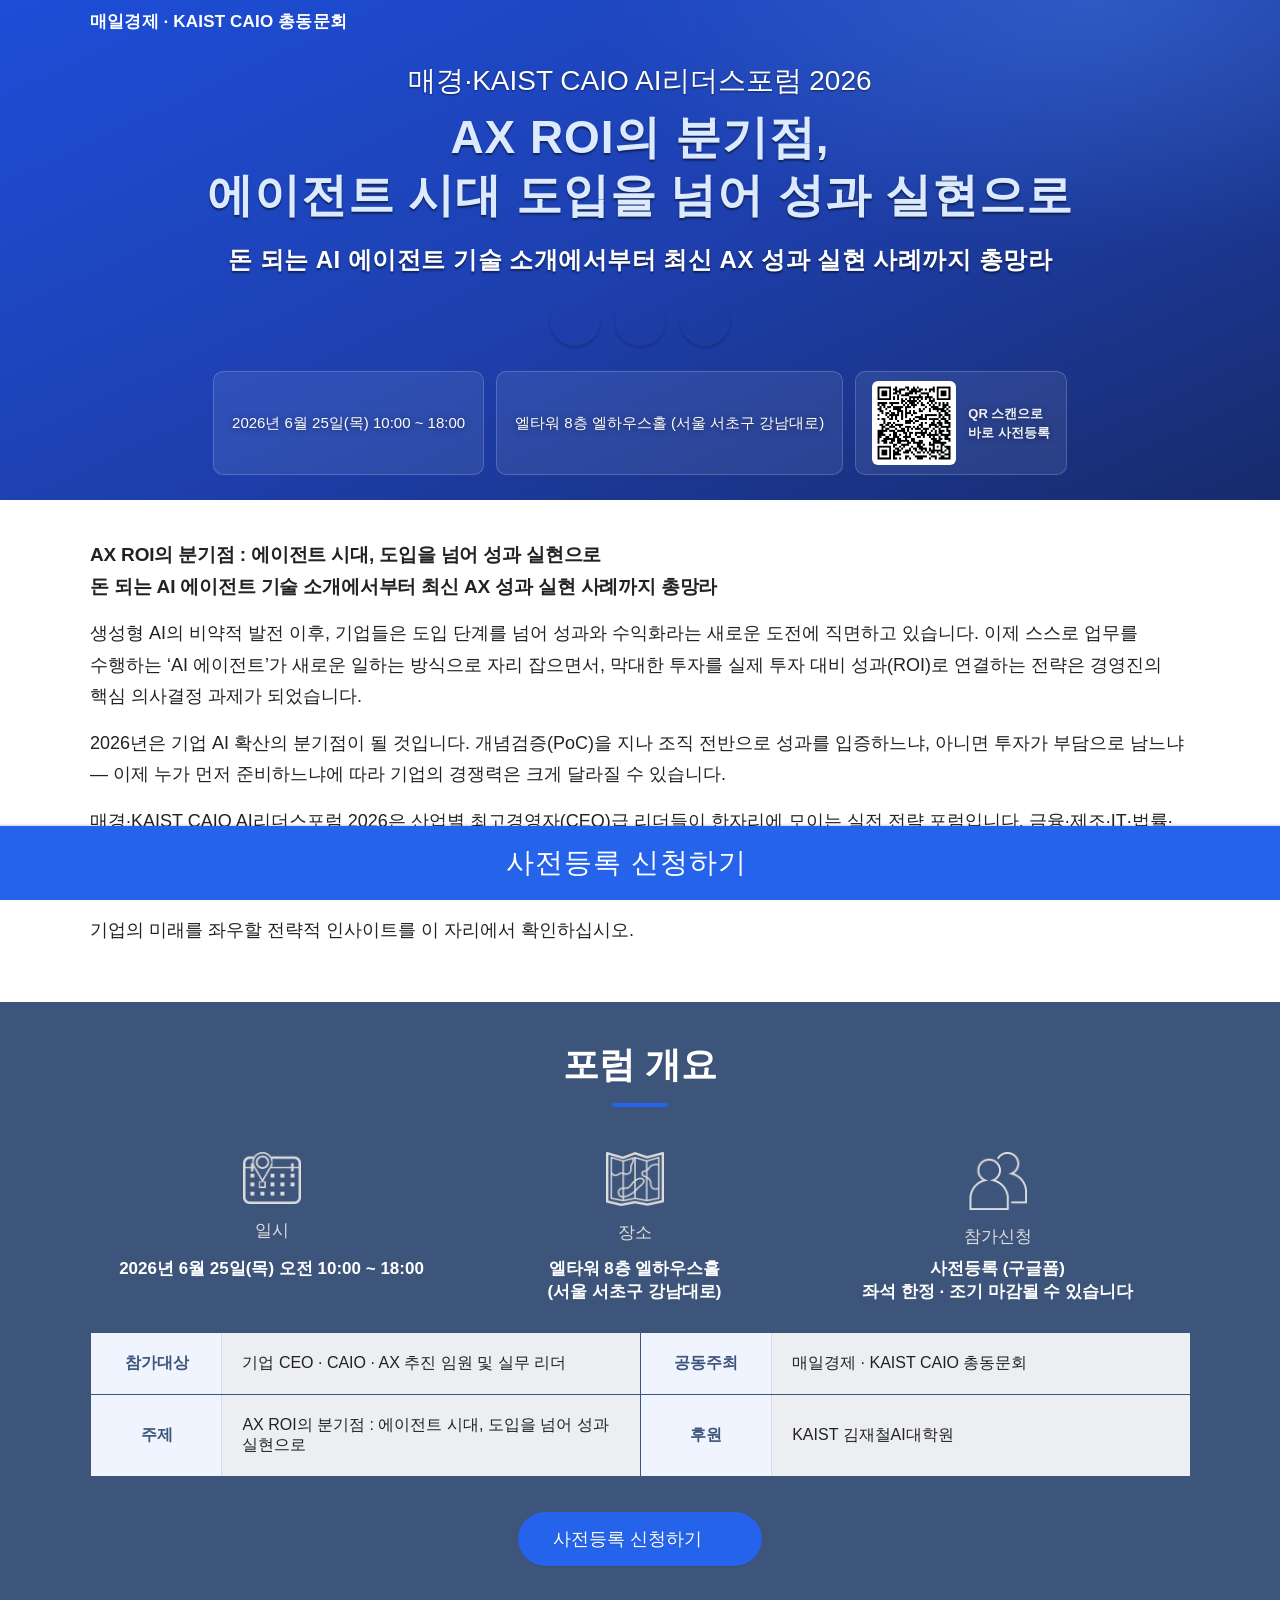
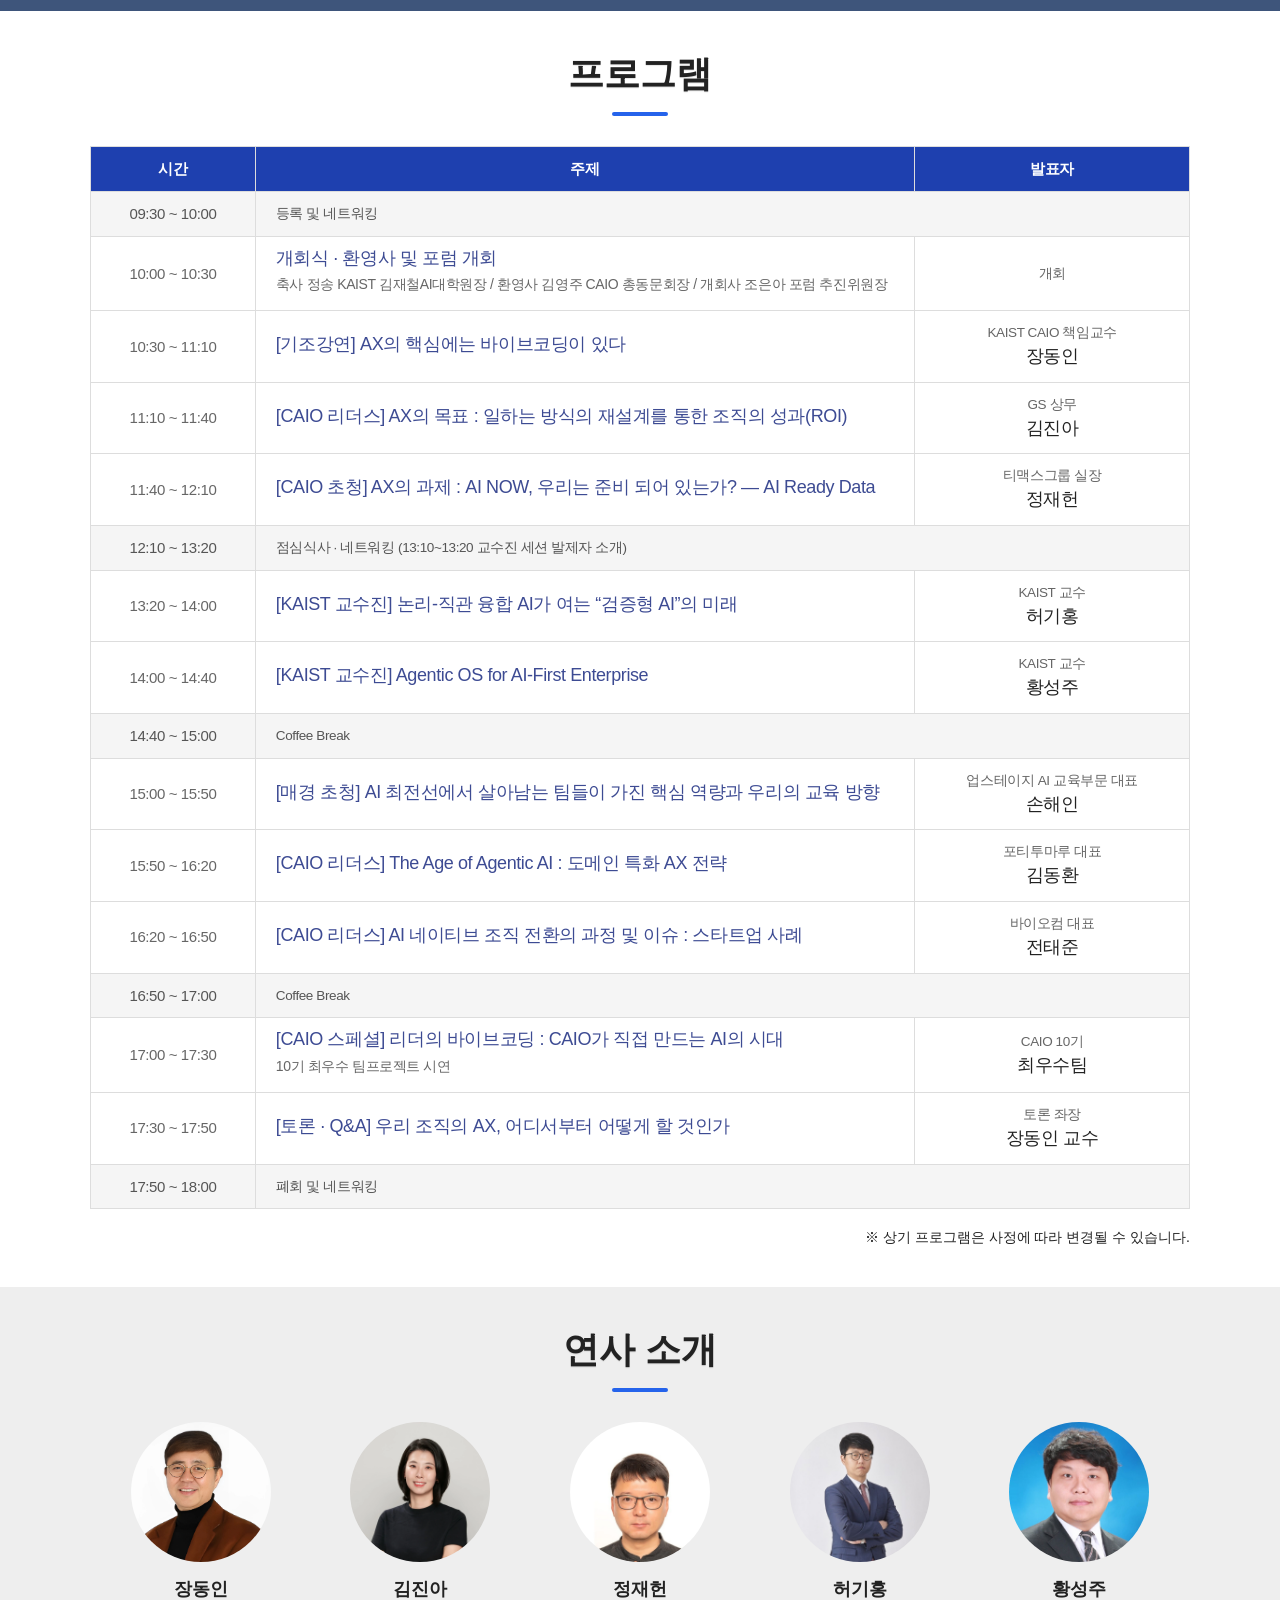
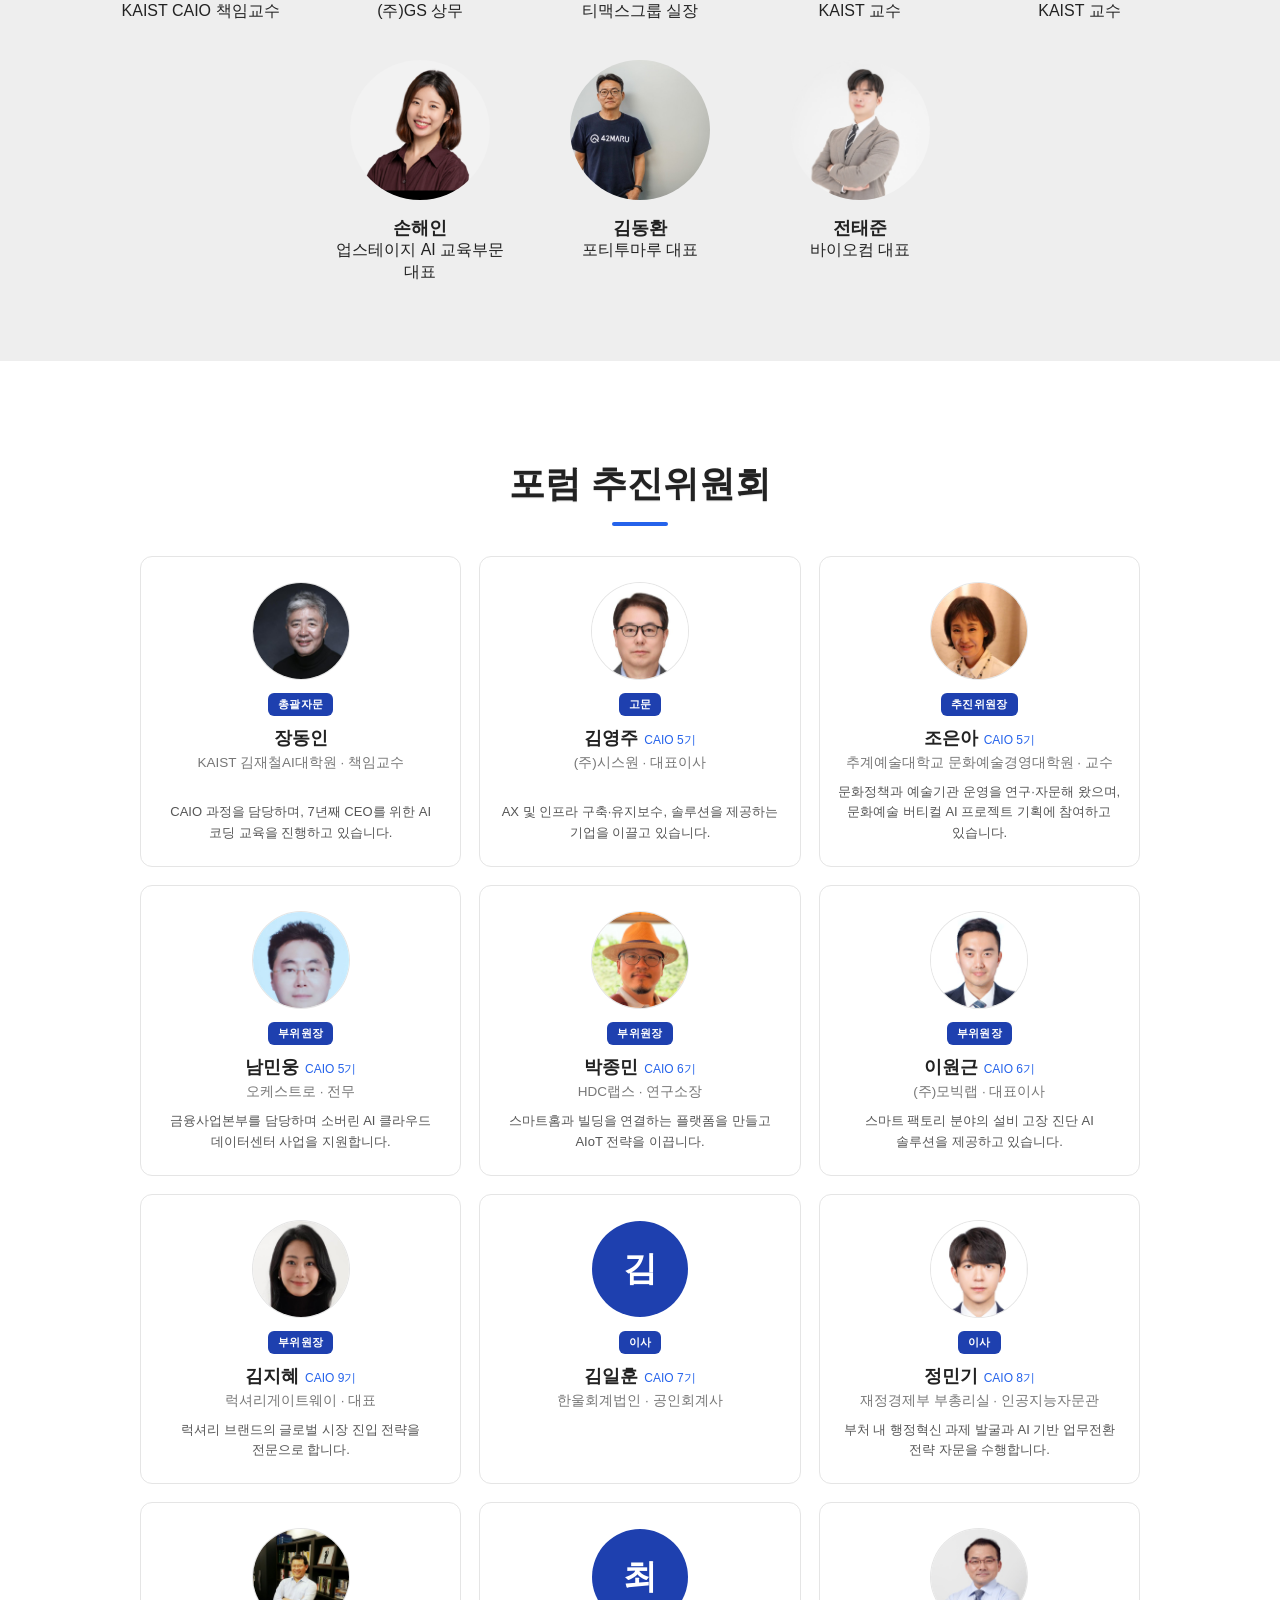
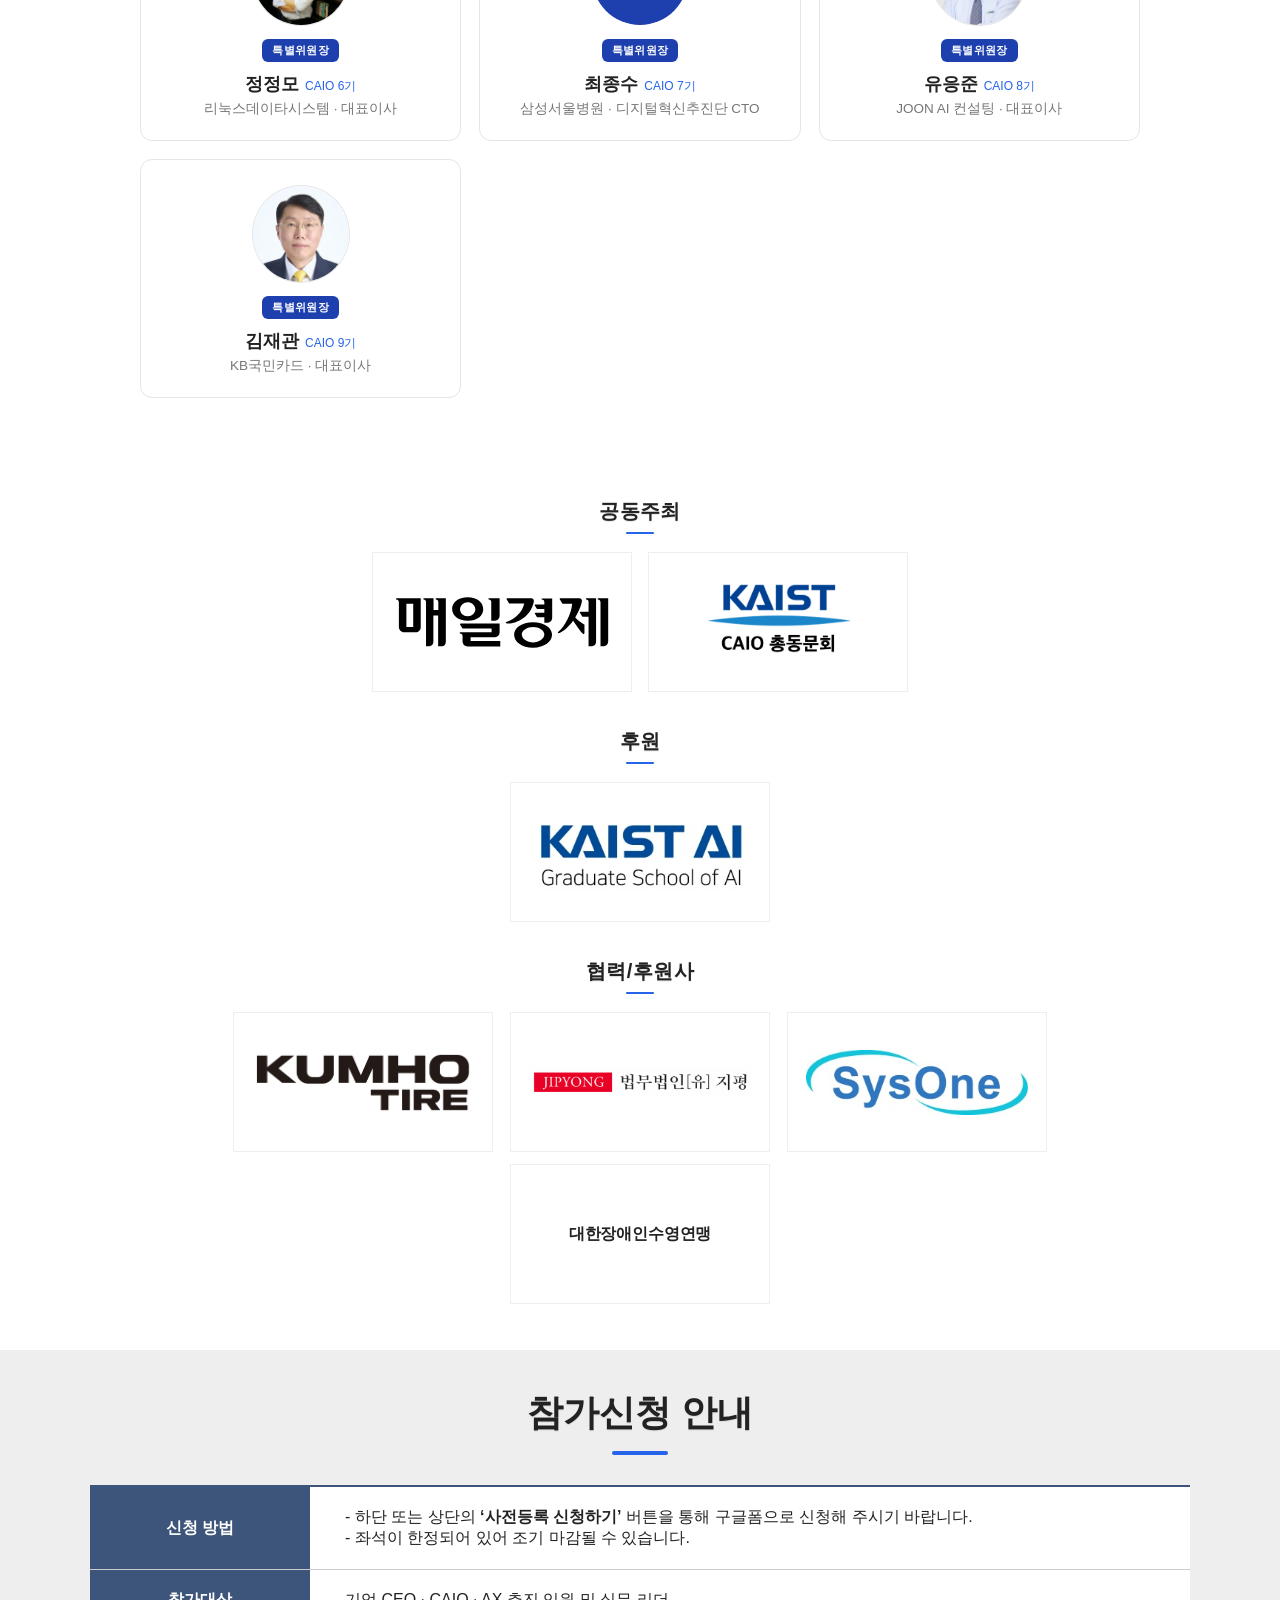
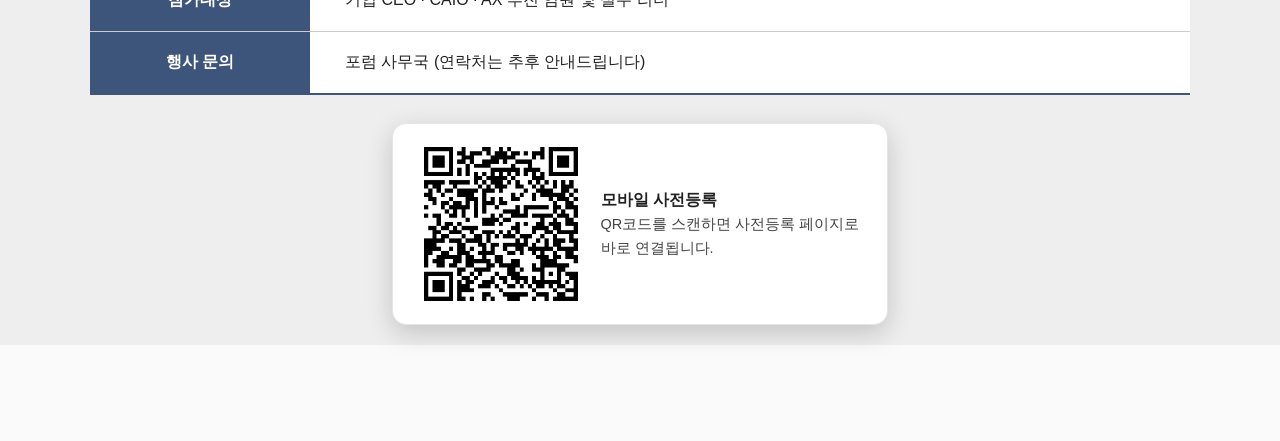
<file: v3.html>
<!DOCTYPE html>
<html lang="ko">
<head>
<meta charset="UTF-8" />
<meta http-equiv="X-UA-Compatible" content="IE=edge" />
<title>매경·KAIST CAIO AI리더스포럼 2026</title>
<meta name="viewport" content="width=device-width,initial-scale=1.0" />
<meta name="description" content="AX ROI의 분기점 : 에이전트 시대, 도입을 넘어 성과 실현으로 — 2026. 6. 25(목) 엘타워 8층 엘하우스홀. 매경·KAIST CAIO AI리더스포럼 2026." />
<meta property="og:type" content="article" />
<meta property="og:title" content="매경·KAIST CAIO AI리더스포럼 2026" />
<meta property="og:description" content="AX ROI의 분기점 : 에이전트 시대, 도입을 넘어 성과 실현으로 — 2026. 6. 25(목) 엘타워 8층 엘하우스홀" />
<meta property="og:image" content="https://dev-riverkim.github.io/ai-leaders-forum-2026/images/poster.jpg" />
<meta name="twitter:card" content="summary_large_image" />

<!-- etnews 컨퍼런스 템플릿 CSS (로컬) -->
<link rel="stylesheet" href="assets/conference.css" />
<link rel="stylesheet" href="assets/SpoqaHanSans-kr.css" type="text/css" />
<script src="assets/jquery-3.6.0.min.js"></script>
<script src="assets/jquery.cookie.js"></script>
<style>
  /* 하단 고정 신청바에 마지막 콘텐츠가 가려지지 않도록 본문 끝 여백 확보 */
  body{ padding-bottom:96px; }
  main .request_guide{ padding-bottom:20px; }
  @media(max-width:768px){ body{ padding-bottom:74px; } }

  /* 파트너 로고 균일화 (원본 로고 크기가 제각각이라 박스에 맞춰 정렬) */
  main .partner .thumb_partner{ display:inline-flex !important; align-items:center; justify-content:center; width:260px; height:140px; padding:18px; box-sizing:border-box; vertical-align:middle; overflow:hidden; }
  main .partner .thumb_partner a{ display:inline-flex !important; width:auto !important; height:auto !important; padding:0 !important; align-items:center; justify-content:center; }
  main .partner .thumb_partner img{ max-width:100% !important; max-height:84px !important; width:auto !important; height:auto !important; object-fit:contain; }

  /* 강사 사진: 원형 프레임(140x140)에 종횡비 무관하게 꽉 차도록 통일 */
  main .teacher .thumb_teacher > span img{ width:100% !important; height:100% !important; object-fit:cover; object-position:center top; display:block; }

  /* 강사 그리드·이름·직책 가운데 정렬 (행 전체 중앙 정렬) */
  main .teacher .list_teacher{ text-align:center; }
  main .teacher .thumb_teacher{ text-align:center; }
  main .teacher .thumb_teacher > strong,
  main .teacher .thumb_teacher > p{ text-align:center; width:100%; }

  /* 포럼 추진위원회 */
  main .committee{ padding:60px 0; }
  main .committee .cgrid{ display:grid; grid-template-columns:repeat(3,1fr); gap:18px; max-width:1000px; margin:0 auto; }
  @media(max-width:820px){ main .committee .cgrid{ grid-template-columns:repeat(2,1fr); } }
  @media(max-width:520px){ main .committee .cgrid{ grid-template-columns:1fr; } }
  main .committee .ccard{ background:#fff; border:1px solid #e5e5e5; border-radius:12px; padding:26px 18px 22px; text-align:center; }
  main .committee .ccard .cph{ width:96px; height:96px; border-radius:50%; margin:0 auto 14px; overflow:hidden; box-shadow:0 0 0 1px #e5e5e5; }
  main .committee .ccard .cph img{ width:100%; height:100%; object-fit:cover; object-position:center top; display:block; }
  main .committee .ccard .cph.ph-init{ display:flex; align-items:center; justify-content:center; background:#212E6E; color:#fff; font-size:34px; font-weight:700; box-shadow:none; }
  main .committee .ccard .role{ display:inline-block; font-size:12px; font-weight:700; color:#fff; background:#212E6E; border-radius:4px; padding:3px 10px; }
  main .committee .ccard .cnm{ font-size:18px; font-weight:700; color:#222; margin-top:10px; }
  main .committee .ccard .cnm .gi{ font-size:12px; font-weight:500; color:#d41d5d; margin-left:6px; }
  main .committee .ccard .cpos{ font-size:13.5px; color:#777; margin-top:4px; }
  main .committee .ccard .cdesc{ font-size:13px; color:#555; line-height:1.6; margin-top:10px; }
</style>
<style>
/* ===== THEME V3 코퍼레이트 블루 (레이아웃·콘텐츠 동일, 색 테마만 변경) ===== */
header{ background:radial-gradient(820px 420px at 85% 0%, rgba(96,165,250,.25), transparent 60%), linear-gradient(155deg,#1D4ED8 0%,#1E40AF 50%,#172B6B 100%) !important; }
header .title h2{ color:#DBEAFE !important; }
main h3{ position:relative; }
main h3::after{ content:""; display:block; width:48px; height:4px; background:#2563EB; border-radius:3px; margin:14px auto 0; }
main .program .program_table thead th{ background-color:#1E40AF !important; }
main .outline .outline_table th{ background-color:#EFF4FF !important; }
main .outline .outline_btnWrap a.btn_register,
footer .btn_register{ background-color:#2563EB !important; color:#ffffff !important; }
main .committee .ccard .role{ background:#1E40AF !important; }
main .committee .ccard .cph.ph-init{ background:#1E40AF !important; }
main .committee .ccard .cnm .gi{ color:#2563EB !important; }
main .teacher .thumb_teacher:hover{ color:#2563EB !important; }
</style>
<style>
/* ===== Designer QA fixes ===== */
header .title h2{ font-size:46px !important; line-height:1.25em; letter-spacing:.02em; }
@media(max-width:800px){ header .title h2{ font-size:34px !important; } }
.snsWrap{ margin:20px 0 !important; }
main .about article p{ font-size:18px; line-height:1.75em; }
main .about article > p:first-child b{ font-size:19px; line-height:1.6; letter-spacing:-.01em; }
main h3::after{ width:56px !important; }
main .partner h3{ font-size:20px !important; font-weight:600; margin-bottom:12px !important; letter-spacing:.02em; }
main .partner h3::after{ width:28px !important; height:2px !important; margin-top:8px !important; }
main .outline .outline_icon img{ width:58px; }
main .committee .cgrid{ align-items:stretch; }
main .committee .ccard{ display:flex; flex-direction:column; align-items:center; }
main .committee .ccard .cdesc{ margin-top:auto; padding-top:10px; }
main .committee .ccard .role{ border-radius:6px; padding:4px 10px; font-size:11px; letter-spacing:.03em; }
main .program .program_table td:last-child{ font-size:13.5px; }
@media(max-width:600px){ footer .btn_register{ font-size:20px; padding:16px 20px; } }
</style>
<style>
/* 참가신청 QR 블록 */
.qr-block{ margin:28px auto 0; display:flex; align-items:center; justify-content:center; gap:20px; background:#fff; border:1px solid #e5e5e5; border-radius:14px; padding:20px 28px; width:fit-content; max-width:92%; box-shadow:0 8px 26px rgba(0,0,0,.18); }
.qr-block img{ width:128px; height:128px; display:block; }
.qr-block p{ margin:0; font-size:14.5px; color:#444 !important; line-height:1.65; text-align:left; }
.qr-block p b{ font-size:16px; color:#222 !important; }
@media(max-width:560px){ .qr-block{ flex-direction:column; text-align:center; } .qr-block p{ text-align:center; } }
</style>
<style>
/* 히어로 인포 칩 + QR (B안: 한 줄 정렬) */
header{ position:relative; }
header .info.info-chips{ display:flex; justify-content:center; align-items:stretch; gap:12px; flex-wrap:wrap; }
header .info-chips .chip{ display:flex; align-items:center; background:rgba(255,255,255,.08); border:1px solid rgba(255,255,255,.18); border-radius:10px; padding:12px 18px; font-size:15px; font-weight:500; color:#fff; text-shadow:0 1px 6px rgba(0,0,0,.45); }
header .info-chips .chip-qr{ gap:12px; padding:9px 16px; }
header .info-chips .chip-qr img{ width:84px; height:84px; background:#fff; padding:4px; border-radius:6px; box-sizing:border-box; display:block; }
header .info-chips .chip-qr b{ font-size:13px; color:#eef1fb; text-align:left; line-height:1.5; font-weight:600; text-shadow:0 1px 6px rgba(0,0,0,.45); }
@media(max-width:600px){ header .info-chips .chip-qr{ display:none; } }
/* 하단 QR 강화 (포스터·공유용) */
.qr-block img{ width:160px !important; height:160px !important; }
</style>
</head>
<body>

<header style="background:url('images/header_bg.jpg') no-repeat; background-size:cover;">
  <div class="wrap">
    <h1><span style="font-size:17px;color:#fff;font-weight:700;letter-spacing:.01em;">매일경제 · KAIST CAIO 총동문회</span></h1>
    <div class="title">
      <p class="subcopy">매경·KAIST CAIO AI리더스포럼 2026</p>
      <h2>AX ROI의 분기점,<br>에이전트 시대 도입을 넘어 성과 실현으로</h2>
      <p class="subcopy2">돈 되는 AI 에이전트 기술 소개에서부터 최신 AX 성과 실현 사례까지 총망라</p>
    </div>
    <div class="snsWrap">
      <p>
        <a href="#" id="sns-tw" title="트위터 공유하기" class="btn_twitter" target="_blank" rel="noopener"></a>
        <a href="#" id="sns-fb" title="페이스북 공유하기" class="btn_facebook" target="_blank" rel="noopener"></a>
        <a href="#" id="sns-url" title="URL 복사하기" class="btn_url"></a>
      </p>
    </div>
    <div class="info info-chips">
      <span class="chip">2026년 6월 25일(목) 10:00 ~ 18:00</span>
      <span class="chip">엘타워 8층 엘하우스홀 (서울 서초구 강남대로)</span>
      <span class="chip chip-qr" aria-hidden="true"><img src="qr.png" alt=""><b>QR 스캔으로<br>바로 사전등록</b></span>
    </div>
  </div>
</header>

<main role="main">
  <!-- 포럼 소개 -->
  <section class="about">
    <div class="wrap">
      <div class="h3_sub">
        <article>
          <p><b>AX ROI의 분기점 : 에이전트 시대, 도입을 넘어 성과 실현으로<br>
          돈 되는 AI 에이전트 기술 소개에서부터 최신 AX 성과 실현 사례까지 총망라</b></p>

          <p>생성형 AI의 비약적 발전 이후, 기업들은 도입 단계를 넘어 성과와 수익화라는 새로운 도전에 직면하고 있습니다. 이제 스스로 업무를 수행하는 ‘AI 에이전트’가 새로운 일하는 방식으로 자리 잡으면서, 막대한 투자를 실제 투자 대비 성과(ROI)로 연결하는 전략은 경영진의 핵심 의사결정 과제가 되었습니다.</p>

          <p>2026년은 기업 AI 확산의 분기점이 될 것입니다. 개념검증(PoC)을 지나 조직 전반으로 성과를 입증하느냐, 아니면 투자가 부담으로 남느냐 — 이제 누가 먼저 준비하느냐에 따라 기업의 경쟁력은 크게 달라질 수 있습니다.</p>

          <p>매경·KAIST CAIO AI리더스포럼 2026은 산업별 최고경영자(CEO)급 리더들이 한자리에 모이는 실전 전략 포럼입니다. 금융·제조·IT·법률·공공·바이오 등 각 산업 현장의 CAIO와 KAIST 교수진이 실제로 축적한 도입·확산·성과 모델을 공유하며, 리더가 직접 바이브코딩으로 에이전트를 구현해 조직의 문제를 푸는 실전 사례까지 무대에서 공개합니다.</p>

          <p>기업의 미래를 좌우할 전략적 인사이트를 이 자리에서 확인하십시오.</p>
        </article>
      </div>
    </div>
  </section>

  <!-- 포럼 개요 -->
  <section class="outline">
    <div class="wrap">
      <h3>포럼 개요</h3>
      <ul class="clearfix">
        <li>
          <div class="outline_icon"><img src="images/icon_outline01.png" alt="일시 아이콘"><span>일시</span></div>
          <strong>2026년 6월 25일(목) 오전 10:00 ~ 18:00</strong>
        </li>
        <li>
          <div class="outline_icon"><img src="images/icon_outline02.png" alt="장소 아이콘"><span>장소</span></div>
          <strong>엘타워 8층 엘하우스홀<br>(서울 서초구 강남대로)</strong>
        </li>
        <li>
          <div class="outline_icon"><img src="images/icon_outline03.png" alt="참가신청 아이콘"><span>참가신청</span></div>
          <strong>사전등록 (구글폼)<br>좌석 한정 · 조기 마감될 수 있습니다</strong>
        </li>
      </ul>

      <table class="clearfix outline_table">
        <colgroup><col width="12%"><col width="38%"><col width="12%"><col width="38%"></colgroup>
        <tr>
          <th>참가대상</th><td>기업 CEO · CAIO · AX 추진 임원 및 실무 리더</td>
          <th>공동주최</th><td>매일경제 · KAIST CAIO 총동문회</td>
        </tr>
        <tr>
          <th>주제</th><td>AX ROI의 분기점 : 에이전트 시대, 도입을 넘어 성과 실현으로</td>
          <th>후원</th><td>KAIST 김재철AI대학원</td>
        </tr>
      </table>

      <div class="outline_btnWrap">
        <a href="#" class="btn_register js-register" title="사전등록 신청하기">사전등록 신청하기<i></i></a>
      </div>
    </div>
  </section>

  <!-- 프로그램 -->
  <section class="program">
    <div class="wrap">
      <h3>프로그램</h3>
      <table class="program_table">
        <colgroup><col width="15%"><col width="*"><col width="25%"></colgroup>
        <thead><tr><th>시간</th><th>주제</th><th>발표자</th></tr></thead>
        <tbody>
          <tr class="break"><td>09:30 ~ 10:00</td><td colspan="2">등록 및 네트워킹</td></tr>
          <tr>
            <td>10:00 ~ 10:30</td>
            <td><strong>개회식 · 환영사 및 포럼 개회</strong><p>축사 정송 KAIST 김재철AI대학원장 / 환영사 김영주 CAIO 총동문회장 / 개회사 조은아 포럼 추진위원장</p></td>
            <td>개회</td>
          </tr>
          <tr>
            <td>10:30 ~ 11:10</td>
            <td><strong>[기조강연] AX의 핵심에는 바이브코딩이 있다</strong></td>
            <td>KAIST CAIO 책임교수<strong>장동인</strong></td>
          </tr>
          <tr>
            <td>11:10 ~ 11:40</td>
            <td><strong>[CAIO 리더스] AX의 목표 : 일하는 방식의 재설계를 통한 조직의 성과(ROI)</strong></td>
            <td>GS 상무<strong>김진아</strong></td>
          </tr>
          <tr>
            <td>11:40 ~ 12:10</td>
            <td><strong>[CAIO 초청] AX의 과제 : AI NOW, 우리는 준비 되어 있는가? — AI Ready Data</strong></td>
            <td>티맥스그룹 실장<strong>정재헌</strong></td>
          </tr>
          <tr class="break"><td>12:10 ~ 13:20</td><td colspan="2">점심식사 · 네트워킹 (13:10~13:20 교수진 세션 발제자 소개)</td></tr>
          <tr>
            <td>13:20 ~ 14:00</td>
            <td><strong>[KAIST 교수진] 논리-직관 융합 AI가 여는 “검증형 AI”의 미래</strong></td>
            <td>KAIST 교수<strong>허기홍</strong></td>
          </tr>
          <tr>
            <td>14:00 ~ 14:40</td>
            <td><strong>[KAIST 교수진] Agentic OS for AI-First Enterprise</strong></td>
            <td>KAIST 교수<strong>황성주</strong></td>
          </tr>
          <tr class="break"><td>14:40 ~ 15:00</td><td colspan="2">Coffee Break</td></tr>
          <tr>
            <td>15:00 ~ 15:50</td>
            <td><strong>[매경 초청] AI 최전선에서 살아남는 팀들이 가진 핵심 역량과 우리의 교육 방향</strong></td>
            <td>업스테이지 AI 교육부문 대표<strong>손해인</strong></td>
          </tr>
          <tr>
            <td>15:50 ~ 16:20</td>
            <td><strong>[CAIO 리더스] The Age of Agentic AI : 도메인 특화 AX 전략</strong></td>
            <td>포티투마루 대표<strong>김동환</strong></td>
          </tr>
          <tr>
            <td>16:20 ~ 16:50</td>
            <td><strong>[CAIO 리더스] AI 네이티브 조직 전환의 과정 및 이슈 : 스타트업 사례</strong></td>
            <td>바이오컴 대표<strong>전태준</strong></td>
          </tr>
          <tr class="break"><td>16:50 ~ 17:00</td><td colspan="2">Coffee Break</td></tr>
          <tr>
            <td>17:00 ~ 17:30</td>
            <td><strong>[CAIO 스페셜] 리더의 바이브코딩 : CAIO가 직접 만드는 AI의 시대</strong><p>10기 최우수 팀프로젝트 시연</p></td>
            <td>CAIO 10기<strong>최우수팀</strong></td>
          </tr>
          <tr>
            <td>17:30 ~ 17:50</td>
            <td><strong>[토론 · Q&amp;A] 우리 조직의 AX, 어디서부터 어떻게 할 것인가</strong></td>
            <td>토론 좌장<strong>장동인 교수</strong></td>
          </tr>
          <tr class="break"><td>17:50 ~ 18:00</td><td colspan="2">폐회 및 네트워킹</td></tr>
        </tbody>
      </table>
      <style>main .program .wrap > table td {text-align:center !important;} main .program .wrap > table td:nth-child(2) {text-align:left !important; padding-left:20px;}</style>
      <p class="textalign-right">※ 상기 프로그램은 사정에 따라 변경될 수 있습니다.</p>
    </div>
  </section>

  <!-- 연사 소개 -->
  <section class="teacher">
    <div class="wrap">
      <h3>연사 소개</h3>
      <div class="list_teacher clearfix">

        <div id="lecturer2_btn" class="thumb_teacher"><span><img src="images/jangdongin.webp" width="130"></span><strong>장동인</strong><p>KAIST CAIO 책임교수</p></div>
        <div id="record2_modal" class="modal"><div class="modalWrap"><span class="close" title="닫기">&times;</span><div class="modal-content"><p><b>[기조강연] AX의 핵심에는 바이브코딩이 있다</b><br><br>現 KAIST 김재철AI대학원 CAIO 담당 책임교수 / AiBB Lab 대표<br>7년째 CEO를 위한 AI 코딩 교육 진행<br>前 한국테라데이타 부사장, SAS코리아 부사장 등 역임<br><br>AX(AI 전환)를 성과로 연결하는 핵심 동력으로서의 ‘바이브코딩’을 조망하고, 리더가 직접 AI를 활용해 조직의 문제를 푸는 방향을 제시합니다.</p></div></div></div>

        <div id="lecturer3_btn" class="thumb_teacher"><span><img src="images/kimjina.webp" width="130"></span><strong>김진아</strong><p>(주)GS 상무</p></div>
        <div id="record3_modal" class="modal"><div class="modalWrap"><span class="close" title="닫기">&times;</span><div class="modal-content"><p><b>[CAIO 리더스] AX의 목표 : 일하는 방식의 재설계를 통한 조직의 성과(ROI)</b><br>(주)GS 상무 · AX 조직 52g<br><br>GS그룹 AX 조직 52g가 6년간 정유공장·발전소·물류센터·편의점·고객센터 현장에서 추진한 혁신 사례를 통해, 기술 도입을 넘어 실제 업무 변화와 성과로 이어지는 방법을 공유합니다. AI를 조직문화와 일하는 방식의 변화로 연결하는 리더십·변화관리 원칙을 다룹니다.</p></div></div></div>

        <div id="lecturer4_btn" class="thumb_teacher"><span><img src="images/jeongjaeheon.webp" width="130"></span><strong>정재헌</strong><p>티맥스그룹 실장</p></div>
        <div id="record4_modal" class="modal"><div class="modalWrap"><span class="close" title="닫기">&times;</span><div class="modal-content"><p><b>[CAIO 초청] AX의 과제 : AI NOW, 우리는 준비 되어 있는가? — AI Ready Data</b><br>Tmax그룹 실장 · 前 오케스트로 AGI 대표<br><br>에이전트는 구매가 아니라 보안·인프라·데이터 3대 전제 위에서 작동합니다. 경쟁력이 비정형·실시간 데이터의 표준화(ARD)로 이동하는 흐름과, 운영 가능한 AI 학습데이터를 만드는 글로벌 표준·프로세스, 한국형 소버린 AI 전략까지 제시합니다.</p></div></div></div>

        <div id="lecturer5_btn" class="thumb_teacher"><span><img src="images/heogihong.jpg" width="130"></span><strong>허기홍</strong><p>KAIST 교수</p></div>
        <div id="record5_modal" class="modal"><div class="modalWrap"><span class="close" title="닫기">&times;</span><div class="modal-content"><p><b>[KAIST 교수진] 논리-직관 융합 AI가 여는 “검증형 AI”의 미래</b><br>KAIST 교수<br><br>신경망 기반 AI는 지시를 올바로 따르는지 엄밀히 판단하기 어렵습니다. 뛰어난 직관의 언어 모델과 엄밀한 논리의 검증 시스템이 결합되는 ‘검증형 AI’의 미래를 함께 그립니다.</p></div></div></div>

        <div id="lecturer6_btn" class="thumb_teacher"><span><img src="images/hwangseongju.jpg" width="130"></span><strong>황성주</strong><p>KAIST 교수</p></div>
        <div id="record6_modal" class="modal"><div class="modalWrap"><span class="close" title="닫기">&times;</span><div class="modal-content"><p><b>[KAIST 교수진] Agentic OS for AI-First Enterprise</b><br>KAIST 교수<br><br>AI-First 기업으로 전환하기 위한 에이전트 기반 운영체계(Agentic OS)의 개념과 방향을 제시합니다.</p></div></div></div>

        <div id="lecturer7_btn" class="thumb_teacher"><span><img src="images/sonhaein.png" width="130"></span><strong>손해인</strong><p>업스테이지 AI 교육부문 대표</p></div>
        <div id="record7_modal" class="modal"><div class="modalWrap"><span class="close" title="닫기">&times;</span><div class="modal-content"><p><b>[매경 초청] AI 최전선에서 살아남는 팀들이 가진 핵심 역량과 우리의 교육 방향</b><br>업스테이지 AI 교육부문 대표 · 창업 멤버<br><br>AlphaGo·ChatGPT·Agent 시대로 파도가 빨라지며 기업이 원하는 인재상도 달라졌습니다. NVIDIA·업스테이지 최전선에서 목격한 살아남는 팀의 공통 역량과, 에이전트 시대 교육이 바꿔야 할 지점을 구체적으로 풀어냅니다.</p></div></div></div>

        <div id="lecturer8_btn" class="thumb_teacher"><span><img src="images/kimdonghwan.jpg" width="130"></span><strong>김동환</strong><p>포티투마루 대표</p></div>
        <div id="record8_modal" class="modal"><div class="modalWrap"><span class="close" title="닫기">&times;</span><div class="modal-content"><p><b>[CAIO 리더스] The Age of Agentic AI : 도메인 특화 AX 전략</b><br>포티투마루 대표 · 국가AI전략위 공공AX 위원<br><br>딥러닝 기반 AI의 발전 흐름을 돌아보고, Generative를 넘어 Agentic AI 기반의 산업·공공·행정 혁신으로 생산성과 글로벌 경쟁력을 확보한 사례를 공유합니다. 금융·제조·전자·법률·헬스케어·공공 등 도메인별 특화 AX 전략을 함께 고민합니다.</p></div></div></div>

        <div id="lecturer9_btn" class="thumb_teacher"><span><img src="images/jeontaejun.jpg" width="130"></span><strong>전태준</strong><p>바이오컴 대표</p></div>
        <div id="record9_modal" class="modal"><div class="modalWrap"><span class="close" title="닫기">&times;</span><div class="modal-content"><p><b>[CAIO 리더스] AI 네이티브 조직 전환의 과정 및 이슈 : 스타트업 사례</b><br>바이오컴 대표 · KAIST CAIO 과정 대상<br><br>AI를 도입한 회사는 많지만 성과를 매출·비용으로 증명하는 회사는 드뭅니다. AI가 안전하고 측정 가능하게 일하도록 만드는 운영 체계를 다루며, 인당 생산성을 끌어올리는 방법과 자산이 되는 에이전트의 차이를 직접 운영·검증한 경험으로 제시합니다.</p></div></div></div>

      </div>
    </div>
  </section>

  <!-- 포럼 추진위원회 -->
  <section class="committee">
    <div class="wrap">
      <h3>포럼 추진위원회</h3>
      <div class="cgrid">
        <div class="ccard"><div class="cph"><img src="images/comm_jangdongin.jpg" alt="장동인"></div><span class="role">총괄자문</span><div class="cnm">장동인</div><div class="cpos">KAIST 김재철AI대학원 · 책임교수</div><div class="cdesc">CAIO 과정을 담당하며, 7년째 CEO를 위한 AI 코딩 교육을 진행하고 있습니다.</div></div>
        <div class="ccard"><div class="cph"><img src="images/comm_kimyoungju.jpg" alt="김영주"></div><span class="role">고문</span><div class="cnm">김영주<span class="gi">CAIO 5기</span></div><div class="cpos">(주)시스원 · 대표이사</div><div class="cdesc">AX 및 인프라 구축·유지보수, 솔루션을 제공하는 기업을 이끌고 있습니다.</div></div>
        <div class="ccard"><div class="cph"><img src="images/comm_joeuna.jpg" alt="조은아"></div><span class="role">추진위원장</span><div class="cnm">조은아<span class="gi">CAIO 5기</span></div><div class="cpos">추계예술대학교 문화예술경영대학원 · 교수</div><div class="cdesc">문화정책과 예술기관 운영을 연구·자문해 왔으며, 문화예술 버티컬 AI 프로젝트 기획에 참여하고 있습니다.</div></div>
        <div class="ccard"><div class="cph"><img src="images/comm_nammin.jpg" alt="남민웅"></div><span class="role">부위원장</span><div class="cnm">남민웅<span class="gi">CAIO 5기</span></div><div class="cpos">오케스트로 · 전무</div><div class="cdesc">금융사업본부를 담당하며 소버린 AI 클라우드 데이터센터 사업을 지원합니다.</div></div>
        <div class="ccard"><div class="cph"><img src="images/comm_parkjongmin.jpg" alt="박종민"></div><span class="role">부위원장</span><div class="cnm">박종민<span class="gi">CAIO 6기</span></div><div class="cpos">HDC랩스 · 연구소장</div><div class="cdesc">스마트홈과 빌딩을 연결하는 플랫폼을 만들고 AIoT 전략을 이끕니다.</div></div>
        <div class="ccard"><div class="cph"><img src="images/comm_leewongeun.jpg" alt="이원근"></div><span class="role">부위원장</span><div class="cnm">이원근<span class="gi">CAIO 6기</span></div><div class="cpos">(주)모빅랩 · 대표이사</div><div class="cdesc">스마트 팩토리 분야의 설비 고장 진단 AI 솔루션을 제공하고 있습니다.</div></div>
        <div class="ccard"><div class="cph"><img src="images/comm_kimjihye.jpg" alt="김지혜"></div><span class="role">부위원장</span><div class="cnm">김지혜<span class="gi">CAIO 9기</span></div><div class="cpos">럭셔리게이트웨이 · 대표</div><div class="cdesc">럭셔리 브랜드의 글로벌 시장 진입 전략을 전문으로 합니다.</div></div>
        <div class="ccard"><div class="cph ph-init">김</div><span class="role">이사</span><div class="cnm">김일훈<span class="gi">CAIO 7기</span></div><div class="cpos">한울회계법인 · 공인회계사</div></div>
        <div class="ccard"><div class="cph"><img src="images/comm_jeongmingi.jpg" alt="정민기"></div><span class="role">이사</span><div class="cnm">정민기<span class="gi">CAIO 8기</span></div><div class="cpos">재정경제부 부총리실 · 인공지능자문관</div><div class="cdesc">부처 내 행정혁신 과제 발굴과 AI 기반 업무전환 전략 자문을 수행합니다.</div></div>
        <div class="ccard"><div class="cph"><img src="images/comm_jeongjeongmo.jpg" alt="정정모"></div><span class="role">특별위원장</span><div class="cnm">정정모<span class="gi">CAIO 6기</span></div><div class="cpos">리눅스데이타시스템 · 대표이사</div></div>
        <div class="ccard"><div class="cph ph-init">최</div><span class="role">특별위원장</span><div class="cnm">최종수<span class="gi">CAIO 7기</span></div><div class="cpos">삼성서울병원 · 디지털혁신추진단 CTO</div></div>
        <div class="ccard"><div class="cph"><img src="images/comm_yoeungjun.jpg" alt="유응준"></div><span class="role">특별위원장</span><div class="cnm">유응준<span class="gi">CAIO 8기</span></div><div class="cpos">JOON AI 컨설팅 · 대표이사</div></div>
        <div class="ccard"><div class="cph"><img src="images/comm_kimjaekwan.jpg" alt="김재관"></div><span class="role">특별위원장</span><div class="cnm">김재관<span class="gi">CAIO 9기</span></div><div class="cpos">KB국민카드 · 대표이사</div></div>
      </div>
    </div>
  </section>

  <!-- 공동주최 · 후원 -->
  <section class="partner">
    <div class="wrap">
      <h3>공동주최</h3>
      <div class="list_partner">
        <span class="thumb_partner"><img src="images/logo_mk_official.svg" alt="매일경제" style="max-height:44px;"></span>
        <span class="thumb_partner"><a href="http://www.kaist.ac.kr/kr/" target="_blank" rel="noopener"><img src="images/logo_kaist.jpg" alt="KAIST CAIO 총동문회"></a></span>
      </div>
      <h3>후원</h3>
      <div class="list_partner">
        <span class="thumb_partner"><a href="http://gsai.kaist.ac.kr/?lang=ko" target="_blank" rel="noopener"><img src="images/logo_kaistai.jpg" alt="KAIST 김재철AI대학원"></a></span>
      </div>
      <h3>협력/후원사</h3>
      <div class="list_partner">
        <span class="thumb_partner"><a href="https://www.kumhotire.co.kr" target="_blank" rel="noopener"><img src="images/logo_kumho.png" alt="금호타이어"></a></span>
        <span class="thumb_partner"><a href="https://www.jipyong.com" target="_blank" rel="noopener"><img src="images/logo_jipyong.png" alt="법무법인 지평"></a></span>
        <span class="thumb_partner"><a href="http://www.sysone.co.kr/" target="_blank" rel="noopener"><img src="images/logo_sysone.jpg" alt="시스원"></a></span>
        <span class="thumb_partner" style="color:#222;font-size:16px;font-weight:700;letter-spacing:-.01em;"><a href="https://swimming.koreanpc.kr" target="_blank" rel="noopener" style="text-decoration:none;color:#222;">대한장애인수영연맹</a></span>
      </div>
    </div>
  </section>

  <!-- 참가신청 안내 -->
  <section class="request_guide">
    <div class="wrap">
      <h3>참가신청 안내</h3>
      <table>
        <colgroup><col width="20%"><col width="80%"></colgroup>
        <tr>
          <th>신청 방법</th>
          <td>
            <p>- 하단 또는 상단의 <b>‘사전등록 신청하기’</b> 버튼을 통해 구글폼으로 신청해 주시기 바랍니다.</p>
            <p>- 좌석이 한정되어 있어 조기 마감될 수 있습니다.</p>
          </td>
        </tr>
        <tr>
          <th>참가대상</th>
          <td><p>기업 CEO · CAIO · AX 추진 임원 및 실무 리더</p></td>
        </tr>
        <tr>
          <th>행사 문의</th>
          <td><p>포럼 사무국 (연락처는 추후 안내드립니다)</p></td>
        </tr>
      </table>

      <div class="qr-block">
        <img src="qr.png" alt="사전등록 QR코드">
        <p><b>모바일 사전등록</b><br>QR코드를 스캔하면 사전등록 페이지로<br>바로 연결됩니다.</p>
      </div>
    </div>
  </section>
</main>

<footer>
  <a href="#top" title="맨 위로" class="btn_gotop"><img src="images/btn_gotop.png"></a>
  <a href="#" title="사전등록 신청하기" class="btn_register js-register">사전등록 신청하기<i></i></a>
</footer>

<script>
  // ===== 구글폼 신청 링크 (받으면 이 값만 교체) =====
  var REGISTER_URL = "https://docs.google.com/forms/d/e/1FAIpQLScuz4HVtLLdzOOgcEcVKXNpfKAYTQOdwJYebZCxMklvXIc5TQ/viewform";

  $(function(){
    // 신청 버튼 동작
    $(".js-register").on("click", function(e){
      e.preventDefault();
      if(REGISTER_URL){ window.open(REGISTER_URL, "_blank"); }
      else { alert("사전등록 링크는 준비 중입니다. 곧 오픈됩니다."); }
    });

    // 강사 모달
    for (var i=1;i<=20;i++){
      if ($("#lecturer"+i+"_btn").length<=0) continue;
      if ($("#record"+i+"_modal").length>0){
        $("#lecturer"+i+"_btn").css("cursor","pointer").on("click", function(){
          var id = this.id.replace("lecturer","#record").replace("btn","modal");
          $(id).css("display","flex");
        });
      }
    }
    $(".close").on("click", function(){ $(this).closest(".modal").hide(); });
    window.onclick = function(event){
      var t = event.target;
      if (t.className === "modal") t.style.display = "none";
    };

    // 맨 위로
    $(window).scroll(function(){
      if ($(this).scrollTop() > 200) $(".btn_gotop").fadeIn();
      else $(".btn_gotop").fadeOut();
    });
    $(".btn_gotop").click(function(){ $("html, body").animate({scrollTop:0}, 400); return false; });

    // SNS 공유
    var url = location.href.split('#')[0];
    var title = "매경·KAIST CAIO AI리더스포럼 2026";
    $("#sns-tw").attr("href","https://twitter.com/intent/tweet?text="+encodeURIComponent(title)+"&url="+encodeURIComponent(url));
    $("#sns-fb").attr("href","https://www.facebook.com/sharer/sharer.php?u="+encodeURIComponent(url));
    $("#sns-url").on("click", function(e){
      e.preventDefault();
      if(navigator.clipboard){ navigator.clipboard.writeText(url).then(function(){alert("주소가 복사되었습니다.");}); }
      else { prompt("Ctrl+C로 복사하세요.", url); }
    });
  });
</script>
</body>
</html>
</file>
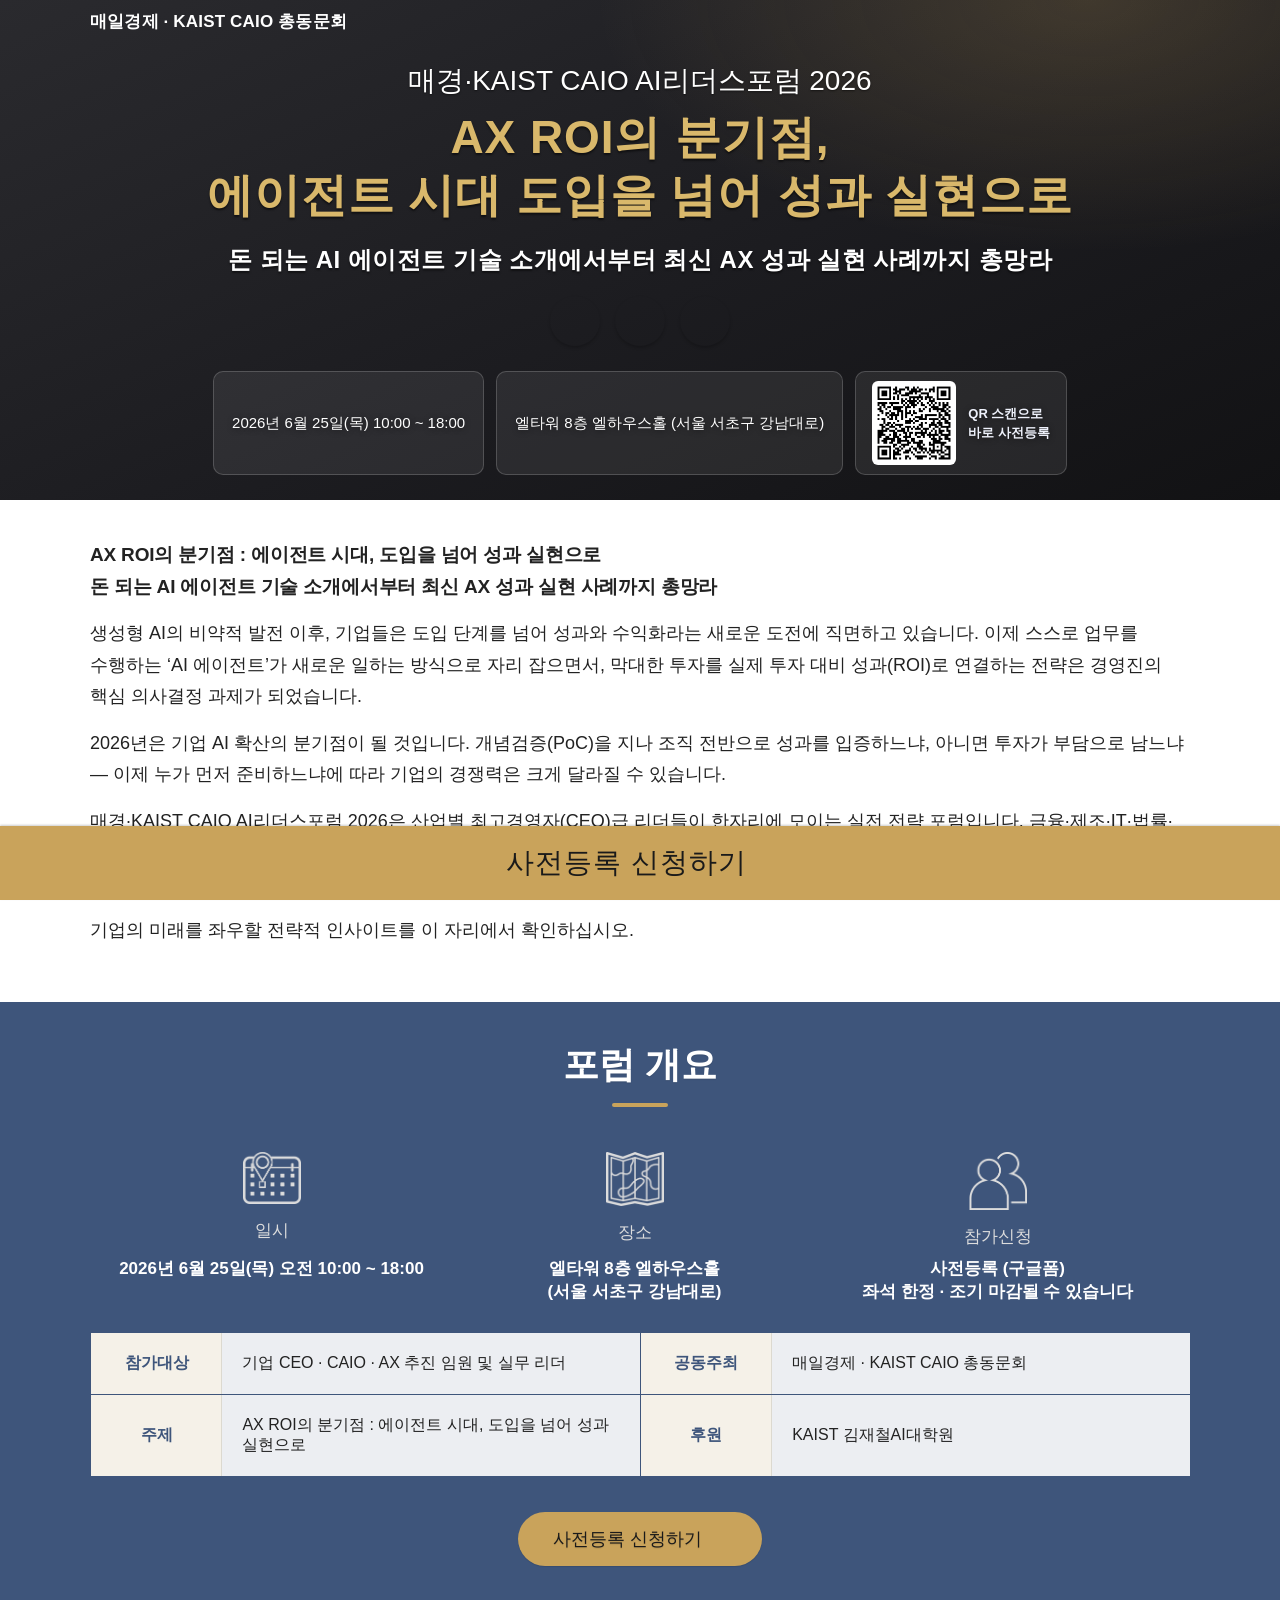
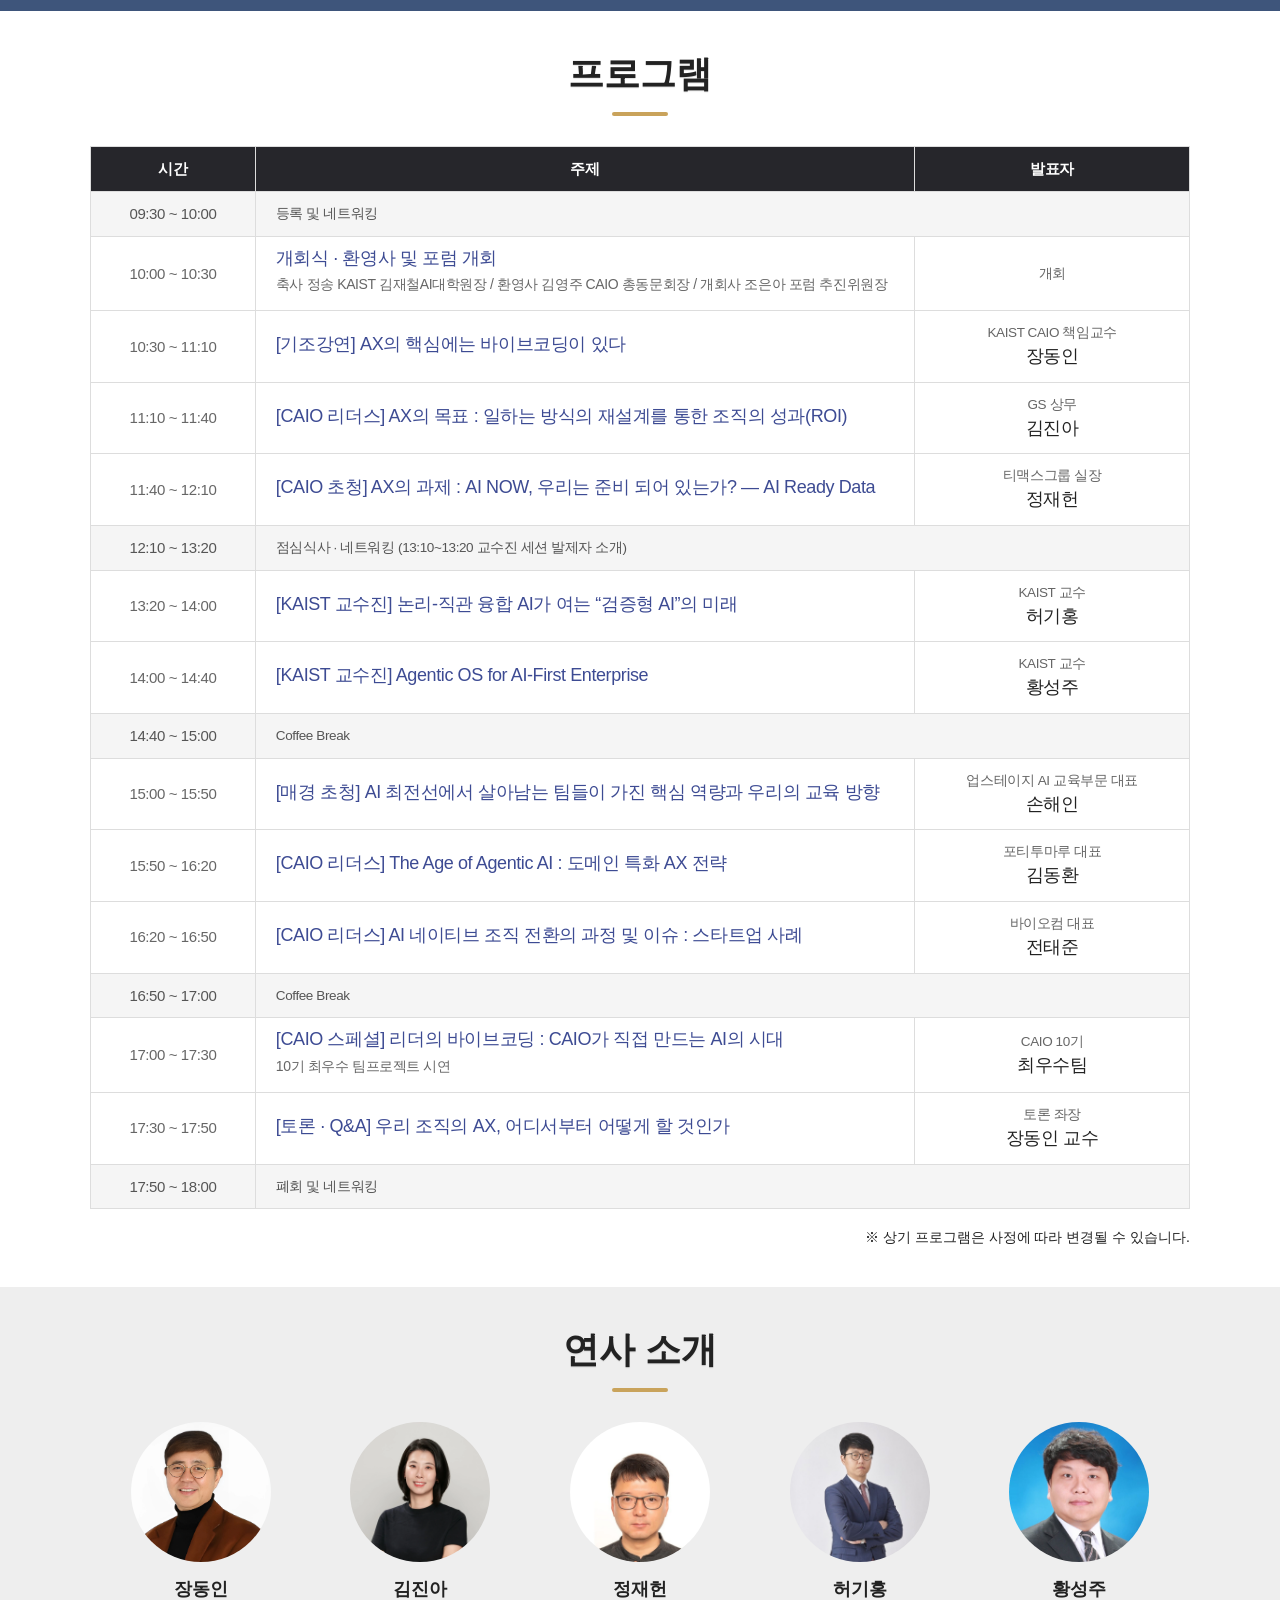
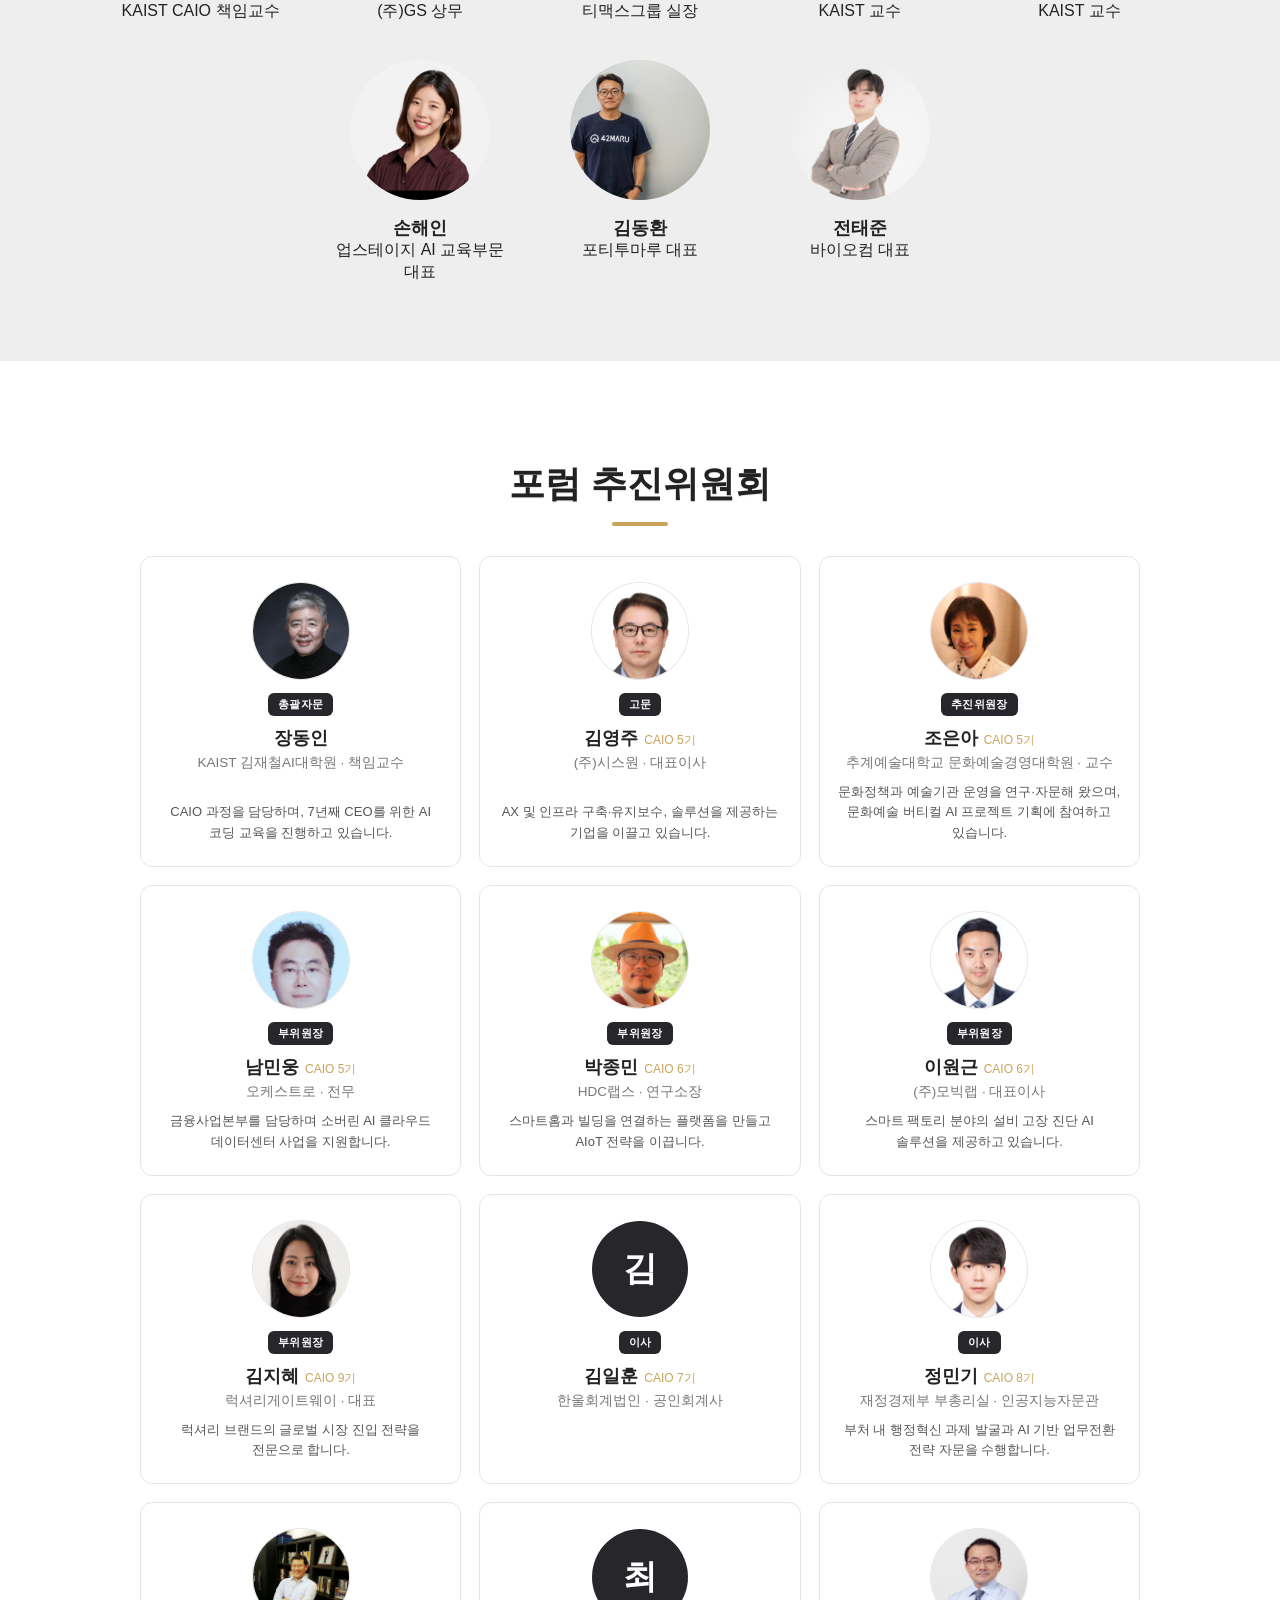
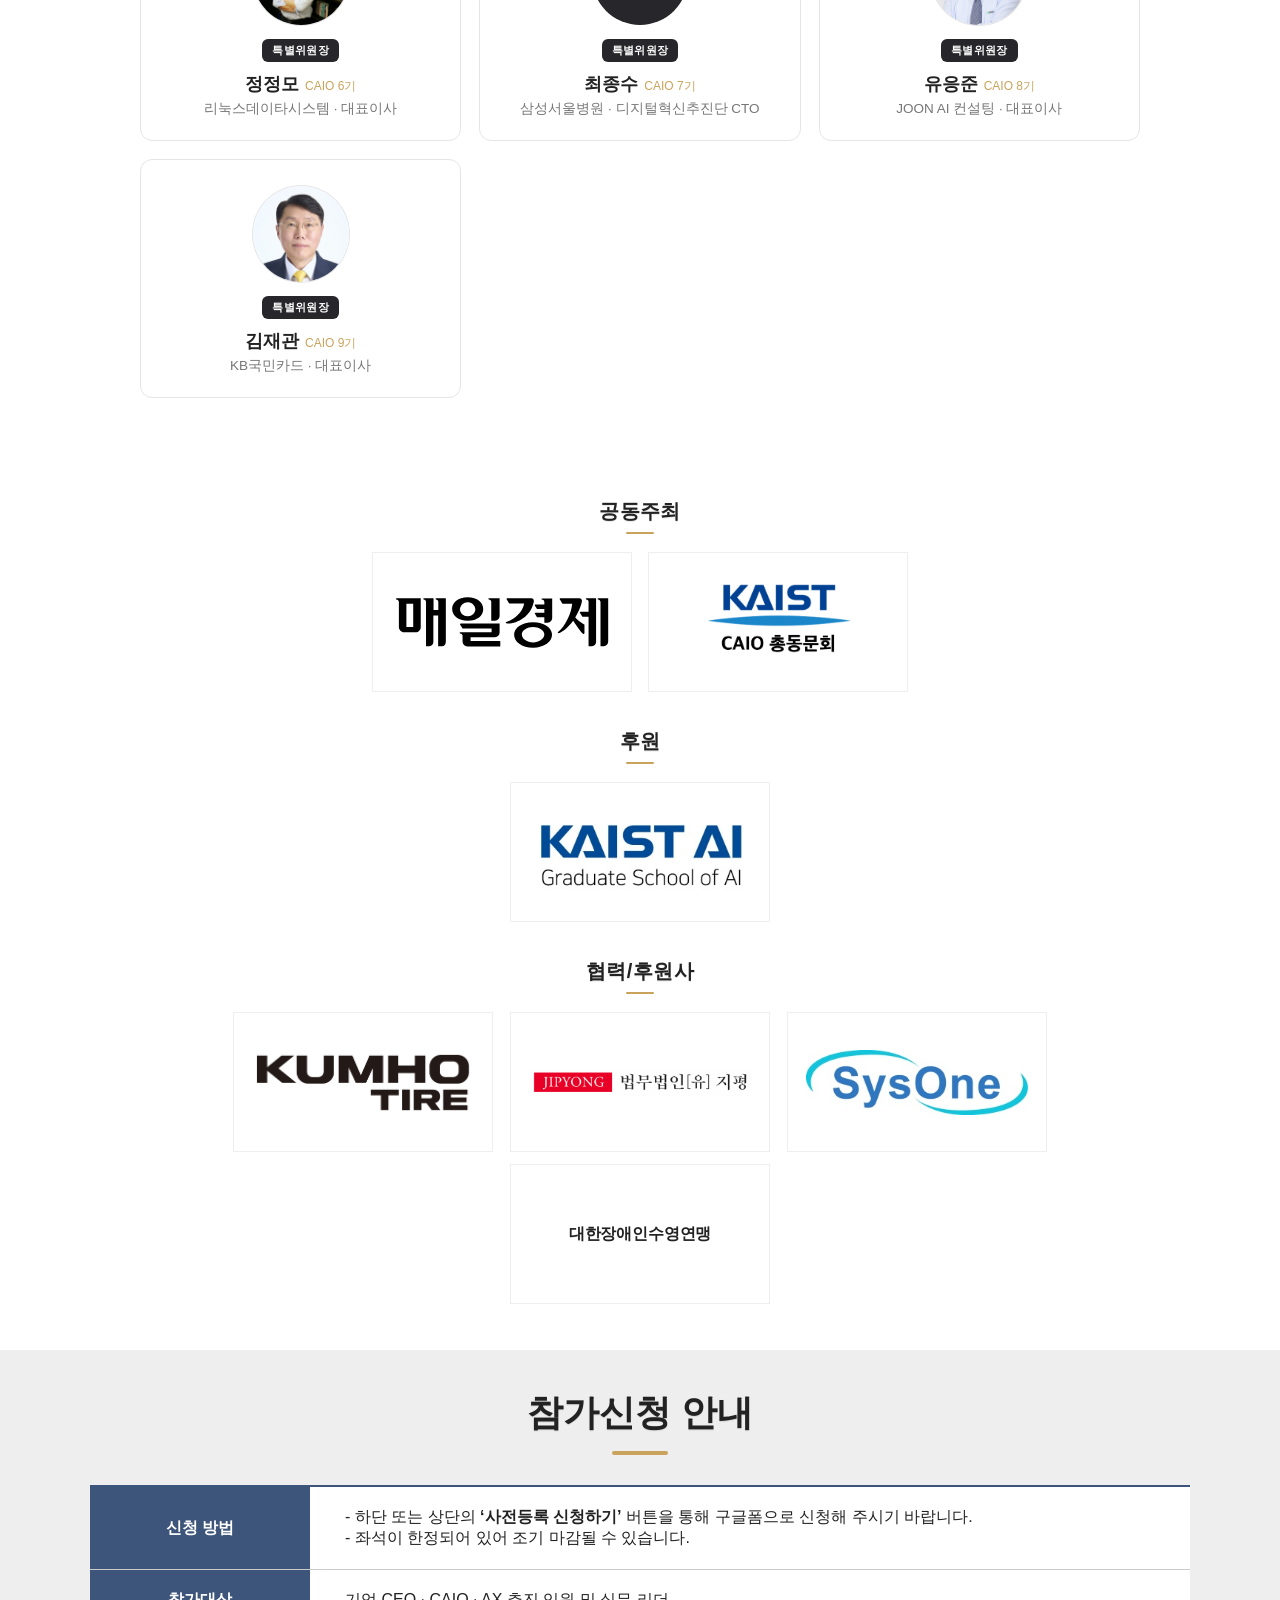
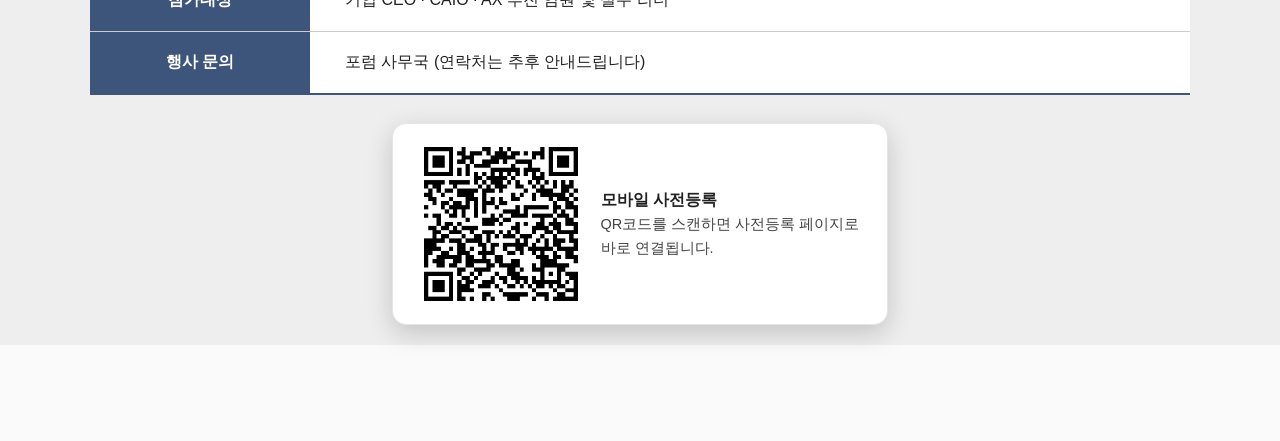
<file: v4.html>
<!DOCTYPE html>
<html lang="ko">
<head>
<meta charset="UTF-8" />
<meta http-equiv="X-UA-Compatible" content="IE=edge" />
<title>매경·KAIST CAIO AI리더스포럼 2026</title>
<meta name="viewport" content="width=device-width,initial-scale=1.0" />
<meta name="description" content="AX ROI의 분기점 : 에이전트 시대, 도입을 넘어 성과 실현으로 — 2026. 6. 25(목) 엘타워 8층 엘하우스홀. 매경·KAIST CAIO AI리더스포럼 2026." />
<meta property="og:type" content="article" />
<meta property="og:title" content="매경·KAIST CAIO AI리더스포럼 2026" />
<meta property="og:description" content="AX ROI의 분기점 : 에이전트 시대, 도입을 넘어 성과 실현으로 — 2026. 6. 25(목) 엘타워 8층 엘하우스홀" />
<meta property="og:image" content="https://dev-riverkim.github.io/ai-leaders-forum-2026/images/poster.jpg" />
<meta name="twitter:card" content="summary_large_image" />

<!-- etnews 컨퍼런스 템플릿 CSS (로컬) -->
<link rel="stylesheet" href="assets/conference.css" />
<link rel="stylesheet" href="assets/SpoqaHanSans-kr.css" type="text/css" />
<script src="assets/jquery-3.6.0.min.js"></script>
<script src="assets/jquery.cookie.js"></script>
<style>
  /* 하단 고정 신청바에 마지막 콘텐츠가 가려지지 않도록 본문 끝 여백 확보 */
  body{ padding-bottom:96px; }
  main .request_guide{ padding-bottom:20px; }
  @media(max-width:768px){ body{ padding-bottom:74px; } }

  /* 파트너 로고 균일화 (원본 로고 크기가 제각각이라 박스에 맞춰 정렬) */
  main .partner .thumb_partner{ display:inline-flex !important; align-items:center; justify-content:center; width:260px; height:140px; padding:18px; box-sizing:border-box; vertical-align:middle; overflow:hidden; }
  main .partner .thumb_partner a{ display:inline-flex !important; width:auto !important; height:auto !important; padding:0 !important; align-items:center; justify-content:center; }
  main .partner .thumb_partner img{ max-width:100% !important; max-height:84px !important; width:auto !important; height:auto !important; object-fit:contain; }

  /* 강사 사진: 원형 프레임(140x140)에 종횡비 무관하게 꽉 차도록 통일 */
  main .teacher .thumb_teacher > span img{ width:100% !important; height:100% !important; object-fit:cover; object-position:center top; display:block; }

  /* 강사 그리드·이름·직책 가운데 정렬 (행 전체 중앙 정렬) */
  main .teacher .list_teacher{ text-align:center; }
  main .teacher .thumb_teacher{ text-align:center; }
  main .teacher .thumb_teacher > strong,
  main .teacher .thumb_teacher > p{ text-align:center; width:100%; }

  /* 포럼 추진위원회 */
  main .committee{ padding:60px 0; }
  main .committee .cgrid{ display:grid; grid-template-columns:repeat(3,1fr); gap:18px; max-width:1000px; margin:0 auto; }
  @media(max-width:820px){ main .committee .cgrid{ grid-template-columns:repeat(2,1fr); } }
  @media(max-width:520px){ main .committee .cgrid{ grid-template-columns:1fr; } }
  main .committee .ccard{ background:#fff; border:1px solid #e5e5e5; border-radius:12px; padding:26px 18px 22px; text-align:center; }
  main .committee .ccard .cph{ width:96px; height:96px; border-radius:50%; margin:0 auto 14px; overflow:hidden; box-shadow:0 0 0 1px #e5e5e5; }
  main .committee .ccard .cph img{ width:100%; height:100%; object-fit:cover; object-position:center top; display:block; }
  main .committee .ccard .cph.ph-init{ display:flex; align-items:center; justify-content:center; background:#212E6E; color:#fff; font-size:34px; font-weight:700; box-shadow:none; }
  main .committee .ccard .role{ display:inline-block; font-size:12px; font-weight:700; color:#fff; background:#212E6E; border-radius:4px; padding:3px 10px; }
  main .committee .ccard .cnm{ font-size:18px; font-weight:700; color:#222; margin-top:10px; }
  main .committee .ccard .cnm .gi{ font-size:12px; font-weight:500; color:#d41d5d; margin-left:6px; }
  main .committee .ccard .cpos{ font-size:13.5px; color:#777; margin-top:4px; }
  main .committee .ccard .cdesc{ font-size:13px; color:#555; line-height:1.6; margin-top:10px; }
</style>
<style>
/* ===== THEME V4 프리미엄 다크/골드 (레이아웃·콘텐츠 동일, 색 테마만 변경) ===== */
header{ background:radial-gradient(820px 420px at 85% 0%, rgba(201,163,91,.20), transparent 60%), linear-gradient(155deg,#2A2A2E 0%,#1C1C20 55%,#121214 100%) !important; }
header .title h2{ color:#D9B86B !important; }
main h3{ position:relative; }
main h3::after{ content:""; display:block; width:48px; height:4px; background:#C9A35B; border-radius:3px; margin:14px auto 0; }
main .program .program_table thead th{ background-color:#26262B !important; }
main .outline .outline_table th{ background-color:#F5F1E8 !important; }
main .outline .outline_btnWrap a.btn_register,
footer .btn_register{ background-color:#C9A35B !important; color:#1A1A1A !important; }
main .committee .ccard .role{ background:#26262B !important; }
main .committee .ccard .cph.ph-init{ background:#26262B !important; }
main .committee .ccard .cnm .gi{ color:#C9A35B !important; }
main .teacher .thumb_teacher:hover{ color:#C9A35B !important; }
</style>
<style>
/* ===== Designer QA fixes ===== */
header .title h2{ font-size:46px !important; line-height:1.25em; letter-spacing:.02em; }
@media(max-width:800px){ header .title h2{ font-size:34px !important; } }
.snsWrap{ margin:20px 0 !important; }
main .about article p{ font-size:18px; line-height:1.75em; }
main .about article > p:first-child b{ font-size:19px; line-height:1.6; letter-spacing:-.01em; }
main h3::after{ width:56px !important; }
main .partner h3{ font-size:20px !important; font-weight:600; margin-bottom:12px !important; letter-spacing:.02em; }
main .partner h3::after{ width:28px !important; height:2px !important; margin-top:8px !important; }
main .outline .outline_icon img{ width:58px; }
main .committee .cgrid{ align-items:stretch; }
main .committee .ccard{ display:flex; flex-direction:column; align-items:center; }
main .committee .ccard .cdesc{ margin-top:auto; padding-top:10px; }
main .committee .ccard .role{ border-radius:6px; padding:4px 10px; font-size:11px; letter-spacing:.03em; }
main .program .program_table td:last-child{ font-size:13.5px; }
@media(max-width:600px){ footer .btn_register{ font-size:20px; padding:16px 20px; } }
</style>
<style>
/* 참가신청 QR 블록 */
.qr-block{ margin:28px auto 0; display:flex; align-items:center; justify-content:center; gap:20px; background:#fff; border:1px solid #e5e5e5; border-radius:14px; padding:20px 28px; width:fit-content; max-width:92%; box-shadow:0 8px 26px rgba(0,0,0,.18); }
.qr-block img{ width:128px; height:128px; display:block; }
.qr-block p{ margin:0; font-size:14.5px; color:#444 !important; line-height:1.65; text-align:left; }
.qr-block p b{ font-size:16px; color:#222 !important; }
@media(max-width:560px){ .qr-block{ flex-direction:column; text-align:center; } .qr-block p{ text-align:center; } }
</style>
<style>
/* 히어로 인포 칩 + QR (B안: 한 줄 정렬) */
header{ position:relative; }
header .info.info-chips{ display:flex; justify-content:center; align-items:stretch; gap:12px; flex-wrap:wrap; }
header .info-chips .chip{ display:flex; align-items:center; background:rgba(255,255,255,.08); border:1px solid rgba(255,255,255,.18); border-radius:10px; padding:12px 18px; font-size:15px; font-weight:500; color:#fff; text-shadow:0 1px 6px rgba(0,0,0,.45); }
header .info-chips .chip-qr{ gap:12px; padding:9px 16px; }
header .info-chips .chip-qr img{ width:84px; height:84px; background:#fff; padding:4px; border-radius:6px; box-sizing:border-box; display:block; }
header .info-chips .chip-qr b{ font-size:13px; color:#eef1fb; text-align:left; line-height:1.5; font-weight:600; text-shadow:0 1px 6px rgba(0,0,0,.45); }
@media(max-width:600px){ header .info-chips .chip-qr{ display:none; } }
/* 하단 QR 강화 (포스터·공유용) */
.qr-block img{ width:160px !important; height:160px !important; }
</style>
</head>
<body>

<header style="background:url('images/header_bg.jpg') no-repeat; background-size:cover;">
  <div class="wrap">
    <h1><span style="font-size:17px;color:#fff;font-weight:700;letter-spacing:.01em;">매일경제 · KAIST CAIO 총동문회</span></h1>
    <div class="title">
      <p class="subcopy">매경·KAIST CAIO AI리더스포럼 2026</p>
      <h2>AX ROI의 분기점,<br>에이전트 시대 도입을 넘어 성과 실현으로</h2>
      <p class="subcopy2">돈 되는 AI 에이전트 기술 소개에서부터 최신 AX 성과 실현 사례까지 총망라</p>
    </div>
    <div class="snsWrap">
      <p>
        <a href="#" id="sns-tw" title="트위터 공유하기" class="btn_twitter" target="_blank" rel="noopener"></a>
        <a href="#" id="sns-fb" title="페이스북 공유하기" class="btn_facebook" target="_blank" rel="noopener"></a>
        <a href="#" id="sns-url" title="URL 복사하기" class="btn_url"></a>
      </p>
    </div>
    <div class="info info-chips">
      <span class="chip">2026년 6월 25일(목) 10:00 ~ 18:00</span>
      <span class="chip">엘타워 8층 엘하우스홀 (서울 서초구 강남대로)</span>
      <span class="chip chip-qr" aria-hidden="true"><img src="qr.png" alt=""><b>QR 스캔으로<br>바로 사전등록</b></span>
    </div>
  </div>
</header>

<main role="main">
  <!-- 포럼 소개 -->
  <section class="about">
    <div class="wrap">
      <div class="h3_sub">
        <article>
          <p><b>AX ROI의 분기점 : 에이전트 시대, 도입을 넘어 성과 실현으로<br>
          돈 되는 AI 에이전트 기술 소개에서부터 최신 AX 성과 실현 사례까지 총망라</b></p>

          <p>생성형 AI의 비약적 발전 이후, 기업들은 도입 단계를 넘어 성과와 수익화라는 새로운 도전에 직면하고 있습니다. 이제 스스로 업무를 수행하는 ‘AI 에이전트’가 새로운 일하는 방식으로 자리 잡으면서, 막대한 투자를 실제 투자 대비 성과(ROI)로 연결하는 전략은 경영진의 핵심 의사결정 과제가 되었습니다.</p>

          <p>2026년은 기업 AI 확산의 분기점이 될 것입니다. 개념검증(PoC)을 지나 조직 전반으로 성과를 입증하느냐, 아니면 투자가 부담으로 남느냐 — 이제 누가 먼저 준비하느냐에 따라 기업의 경쟁력은 크게 달라질 수 있습니다.</p>

          <p>매경·KAIST CAIO AI리더스포럼 2026은 산업별 최고경영자(CEO)급 리더들이 한자리에 모이는 실전 전략 포럼입니다. 금융·제조·IT·법률·공공·바이오 등 각 산업 현장의 CAIO와 KAIST 교수진이 실제로 축적한 도입·확산·성과 모델을 공유하며, 리더가 직접 바이브코딩으로 에이전트를 구현해 조직의 문제를 푸는 실전 사례까지 무대에서 공개합니다.</p>

          <p>기업의 미래를 좌우할 전략적 인사이트를 이 자리에서 확인하십시오.</p>
        </article>
      </div>
    </div>
  </section>

  <!-- 포럼 개요 -->
  <section class="outline">
    <div class="wrap">
      <h3>포럼 개요</h3>
      <ul class="clearfix">
        <li>
          <div class="outline_icon"><img src="images/icon_outline01.png" alt="일시 아이콘"><span>일시</span></div>
          <strong>2026년 6월 25일(목) 오전 10:00 ~ 18:00</strong>
        </li>
        <li>
          <div class="outline_icon"><img src="images/icon_outline02.png" alt="장소 아이콘"><span>장소</span></div>
          <strong>엘타워 8층 엘하우스홀<br>(서울 서초구 강남대로)</strong>
        </li>
        <li>
          <div class="outline_icon"><img src="images/icon_outline03.png" alt="참가신청 아이콘"><span>참가신청</span></div>
          <strong>사전등록 (구글폼)<br>좌석 한정 · 조기 마감될 수 있습니다</strong>
        </li>
      </ul>

      <table class="clearfix outline_table">
        <colgroup><col width="12%"><col width="38%"><col width="12%"><col width="38%"></colgroup>
        <tr>
          <th>참가대상</th><td>기업 CEO · CAIO · AX 추진 임원 및 실무 리더</td>
          <th>공동주최</th><td>매일경제 · KAIST CAIO 총동문회</td>
        </tr>
        <tr>
          <th>주제</th><td>AX ROI의 분기점 : 에이전트 시대, 도입을 넘어 성과 실현으로</td>
          <th>후원</th><td>KAIST 김재철AI대학원</td>
        </tr>
      </table>

      <div class="outline_btnWrap">
        <a href="#" class="btn_register js-register" title="사전등록 신청하기">사전등록 신청하기<i></i></a>
      </div>
    </div>
  </section>

  <!-- 프로그램 -->
  <section class="program">
    <div class="wrap">
      <h3>프로그램</h3>
      <table class="program_table">
        <colgroup><col width="15%"><col width="*"><col width="25%"></colgroup>
        <thead><tr><th>시간</th><th>주제</th><th>발표자</th></tr></thead>
        <tbody>
          <tr class="break"><td>09:30 ~ 10:00</td><td colspan="2">등록 및 네트워킹</td></tr>
          <tr>
            <td>10:00 ~ 10:30</td>
            <td><strong>개회식 · 환영사 및 포럼 개회</strong><p>축사 정송 KAIST 김재철AI대학원장 / 환영사 김영주 CAIO 총동문회장 / 개회사 조은아 포럼 추진위원장</p></td>
            <td>개회</td>
          </tr>
          <tr>
            <td>10:30 ~ 11:10</td>
            <td><strong>[기조강연] AX의 핵심에는 바이브코딩이 있다</strong></td>
            <td>KAIST CAIO 책임교수<strong>장동인</strong></td>
          </tr>
          <tr>
            <td>11:10 ~ 11:40</td>
            <td><strong>[CAIO 리더스] AX의 목표 : 일하는 방식의 재설계를 통한 조직의 성과(ROI)</strong></td>
            <td>GS 상무<strong>김진아</strong></td>
          </tr>
          <tr>
            <td>11:40 ~ 12:10</td>
            <td><strong>[CAIO 초청] AX의 과제 : AI NOW, 우리는 준비 되어 있는가? — AI Ready Data</strong></td>
            <td>티맥스그룹 실장<strong>정재헌</strong></td>
          </tr>
          <tr class="break"><td>12:10 ~ 13:20</td><td colspan="2">점심식사 · 네트워킹 (13:10~13:20 교수진 세션 발제자 소개)</td></tr>
          <tr>
            <td>13:20 ~ 14:00</td>
            <td><strong>[KAIST 교수진] 논리-직관 융합 AI가 여는 “검증형 AI”의 미래</strong></td>
            <td>KAIST 교수<strong>허기홍</strong></td>
          </tr>
          <tr>
            <td>14:00 ~ 14:40</td>
            <td><strong>[KAIST 교수진] Agentic OS for AI-First Enterprise</strong></td>
            <td>KAIST 교수<strong>황성주</strong></td>
          </tr>
          <tr class="break"><td>14:40 ~ 15:00</td><td colspan="2">Coffee Break</td></tr>
          <tr>
            <td>15:00 ~ 15:50</td>
            <td><strong>[매경 초청] AI 최전선에서 살아남는 팀들이 가진 핵심 역량과 우리의 교육 방향</strong></td>
            <td>업스테이지 AI 교육부문 대표<strong>손해인</strong></td>
          </tr>
          <tr>
            <td>15:50 ~ 16:20</td>
            <td><strong>[CAIO 리더스] The Age of Agentic AI : 도메인 특화 AX 전략</strong></td>
            <td>포티투마루 대표<strong>김동환</strong></td>
          </tr>
          <tr>
            <td>16:20 ~ 16:50</td>
            <td><strong>[CAIO 리더스] AI 네이티브 조직 전환의 과정 및 이슈 : 스타트업 사례</strong></td>
            <td>바이오컴 대표<strong>전태준</strong></td>
          </tr>
          <tr class="break"><td>16:50 ~ 17:00</td><td colspan="2">Coffee Break</td></tr>
          <tr>
            <td>17:00 ~ 17:30</td>
            <td><strong>[CAIO 스페셜] 리더의 바이브코딩 : CAIO가 직접 만드는 AI의 시대</strong><p>10기 최우수 팀프로젝트 시연</p></td>
            <td>CAIO 10기<strong>최우수팀</strong></td>
          </tr>
          <tr>
            <td>17:30 ~ 17:50</td>
            <td><strong>[토론 · Q&amp;A] 우리 조직의 AX, 어디서부터 어떻게 할 것인가</strong></td>
            <td>토론 좌장<strong>장동인 교수</strong></td>
          </tr>
          <tr class="break"><td>17:50 ~ 18:00</td><td colspan="2">폐회 및 네트워킹</td></tr>
        </tbody>
      </table>
      <style>main .program .wrap > table td {text-align:center !important;} main .program .wrap > table td:nth-child(2) {text-align:left !important; padding-left:20px;}</style>
      <p class="textalign-right">※ 상기 프로그램은 사정에 따라 변경될 수 있습니다.</p>
    </div>
  </section>

  <!-- 연사 소개 -->
  <section class="teacher">
    <div class="wrap">
      <h3>연사 소개</h3>
      <div class="list_teacher clearfix">

        <div id="lecturer2_btn" class="thumb_teacher"><span><img src="images/jangdongin.webp" width="130"></span><strong>장동인</strong><p>KAIST CAIO 책임교수</p></div>
        <div id="record2_modal" class="modal"><div class="modalWrap"><span class="close" title="닫기">&times;</span><div class="modal-content"><p><b>[기조강연] AX의 핵심에는 바이브코딩이 있다</b><br><br>現 KAIST 김재철AI대학원 CAIO 담당 책임교수 / AiBB Lab 대표<br>7년째 CEO를 위한 AI 코딩 교육 진행<br>前 한국테라데이타 부사장, SAS코리아 부사장 등 역임<br><br>AX(AI 전환)를 성과로 연결하는 핵심 동력으로서의 ‘바이브코딩’을 조망하고, 리더가 직접 AI를 활용해 조직의 문제를 푸는 방향을 제시합니다.</p></div></div></div>

        <div id="lecturer3_btn" class="thumb_teacher"><span><img src="images/kimjina.webp" width="130"></span><strong>김진아</strong><p>(주)GS 상무</p></div>
        <div id="record3_modal" class="modal"><div class="modalWrap"><span class="close" title="닫기">&times;</span><div class="modal-content"><p><b>[CAIO 리더스] AX의 목표 : 일하는 방식의 재설계를 통한 조직의 성과(ROI)</b><br>(주)GS 상무 · AX 조직 52g<br><br>GS그룹 AX 조직 52g가 6년간 정유공장·발전소·물류센터·편의점·고객센터 현장에서 추진한 혁신 사례를 통해, 기술 도입을 넘어 실제 업무 변화와 성과로 이어지는 방법을 공유합니다. AI를 조직문화와 일하는 방식의 변화로 연결하는 리더십·변화관리 원칙을 다룹니다.</p></div></div></div>

        <div id="lecturer4_btn" class="thumb_teacher"><span><img src="images/jeongjaeheon.webp" width="130"></span><strong>정재헌</strong><p>티맥스그룹 실장</p></div>
        <div id="record4_modal" class="modal"><div class="modalWrap"><span class="close" title="닫기">&times;</span><div class="modal-content"><p><b>[CAIO 초청] AX의 과제 : AI NOW, 우리는 준비 되어 있는가? — AI Ready Data</b><br>Tmax그룹 실장 · 前 오케스트로 AGI 대표<br><br>에이전트는 구매가 아니라 보안·인프라·데이터 3대 전제 위에서 작동합니다. 경쟁력이 비정형·실시간 데이터의 표준화(ARD)로 이동하는 흐름과, 운영 가능한 AI 학습데이터를 만드는 글로벌 표준·프로세스, 한국형 소버린 AI 전략까지 제시합니다.</p></div></div></div>

        <div id="lecturer5_btn" class="thumb_teacher"><span><img src="images/heogihong.jpg" width="130"></span><strong>허기홍</strong><p>KAIST 교수</p></div>
        <div id="record5_modal" class="modal"><div class="modalWrap"><span class="close" title="닫기">&times;</span><div class="modal-content"><p><b>[KAIST 교수진] 논리-직관 융합 AI가 여는 “검증형 AI”의 미래</b><br>KAIST 교수<br><br>신경망 기반 AI는 지시를 올바로 따르는지 엄밀히 판단하기 어렵습니다. 뛰어난 직관의 언어 모델과 엄밀한 논리의 검증 시스템이 결합되는 ‘검증형 AI’의 미래를 함께 그립니다.</p></div></div></div>

        <div id="lecturer6_btn" class="thumb_teacher"><span><img src="images/hwangseongju.jpg" width="130"></span><strong>황성주</strong><p>KAIST 교수</p></div>
        <div id="record6_modal" class="modal"><div class="modalWrap"><span class="close" title="닫기">&times;</span><div class="modal-content"><p><b>[KAIST 교수진] Agentic OS for AI-First Enterprise</b><br>KAIST 교수<br><br>AI-First 기업으로 전환하기 위한 에이전트 기반 운영체계(Agentic OS)의 개념과 방향을 제시합니다.</p></div></div></div>

        <div id="lecturer7_btn" class="thumb_teacher"><span><img src="images/sonhaein.png" width="130"></span><strong>손해인</strong><p>업스테이지 AI 교육부문 대표</p></div>
        <div id="record7_modal" class="modal"><div class="modalWrap"><span class="close" title="닫기">&times;</span><div class="modal-content"><p><b>[매경 초청] AI 최전선에서 살아남는 팀들이 가진 핵심 역량과 우리의 교육 방향</b><br>업스테이지 AI 교육부문 대표 · 창업 멤버<br><br>AlphaGo·ChatGPT·Agent 시대로 파도가 빨라지며 기업이 원하는 인재상도 달라졌습니다. NVIDIA·업스테이지 최전선에서 목격한 살아남는 팀의 공통 역량과, 에이전트 시대 교육이 바꿔야 할 지점을 구체적으로 풀어냅니다.</p></div></div></div>

        <div id="lecturer8_btn" class="thumb_teacher"><span><img src="images/kimdonghwan.jpg" width="130"></span><strong>김동환</strong><p>포티투마루 대표</p></div>
        <div id="record8_modal" class="modal"><div class="modalWrap"><span class="close" title="닫기">&times;</span><div class="modal-content"><p><b>[CAIO 리더스] The Age of Agentic AI : 도메인 특화 AX 전략</b><br>포티투마루 대표 · 국가AI전략위 공공AX 위원<br><br>딥러닝 기반 AI의 발전 흐름을 돌아보고, Generative를 넘어 Agentic AI 기반의 산업·공공·행정 혁신으로 생산성과 글로벌 경쟁력을 확보한 사례를 공유합니다. 금융·제조·전자·법률·헬스케어·공공 등 도메인별 특화 AX 전략을 함께 고민합니다.</p></div></div></div>

        <div id="lecturer9_btn" class="thumb_teacher"><span><img src="images/jeontaejun.jpg" width="130"></span><strong>전태준</strong><p>바이오컴 대표</p></div>
        <div id="record9_modal" class="modal"><div class="modalWrap"><span class="close" title="닫기">&times;</span><div class="modal-content"><p><b>[CAIO 리더스] AI 네이티브 조직 전환의 과정 및 이슈 : 스타트업 사례</b><br>바이오컴 대표 · KAIST CAIO 과정 대상<br><br>AI를 도입한 회사는 많지만 성과를 매출·비용으로 증명하는 회사는 드뭅니다. AI가 안전하고 측정 가능하게 일하도록 만드는 운영 체계를 다루며, 인당 생산성을 끌어올리는 방법과 자산이 되는 에이전트의 차이를 직접 운영·검증한 경험으로 제시합니다.</p></div></div></div>

      </div>
    </div>
  </section>

  <!-- 포럼 추진위원회 -->
  <section class="committee">
    <div class="wrap">
      <h3>포럼 추진위원회</h3>
      <div class="cgrid">
        <div class="ccard"><div class="cph"><img src="images/comm_jangdongin.jpg" alt="장동인"></div><span class="role">총괄자문</span><div class="cnm">장동인</div><div class="cpos">KAIST 김재철AI대학원 · 책임교수</div><div class="cdesc">CAIO 과정을 담당하며, 7년째 CEO를 위한 AI 코딩 교육을 진행하고 있습니다.</div></div>
        <div class="ccard"><div class="cph"><img src="images/comm_kimyoungju.jpg" alt="김영주"></div><span class="role">고문</span><div class="cnm">김영주<span class="gi">CAIO 5기</span></div><div class="cpos">(주)시스원 · 대표이사</div><div class="cdesc">AX 및 인프라 구축·유지보수, 솔루션을 제공하는 기업을 이끌고 있습니다.</div></div>
        <div class="ccard"><div class="cph"><img src="images/comm_joeuna.jpg" alt="조은아"></div><span class="role">추진위원장</span><div class="cnm">조은아<span class="gi">CAIO 5기</span></div><div class="cpos">추계예술대학교 문화예술경영대학원 · 교수</div><div class="cdesc">문화정책과 예술기관 운영을 연구·자문해 왔으며, 문화예술 버티컬 AI 프로젝트 기획에 참여하고 있습니다.</div></div>
        <div class="ccard"><div class="cph"><img src="images/comm_nammin.jpg" alt="남민웅"></div><span class="role">부위원장</span><div class="cnm">남민웅<span class="gi">CAIO 5기</span></div><div class="cpos">오케스트로 · 전무</div><div class="cdesc">금융사업본부를 담당하며 소버린 AI 클라우드 데이터센터 사업을 지원합니다.</div></div>
        <div class="ccard"><div class="cph"><img src="images/comm_parkjongmin.jpg" alt="박종민"></div><span class="role">부위원장</span><div class="cnm">박종민<span class="gi">CAIO 6기</span></div><div class="cpos">HDC랩스 · 연구소장</div><div class="cdesc">스마트홈과 빌딩을 연결하는 플랫폼을 만들고 AIoT 전략을 이끕니다.</div></div>
        <div class="ccard"><div class="cph"><img src="images/comm_leewongeun.jpg" alt="이원근"></div><span class="role">부위원장</span><div class="cnm">이원근<span class="gi">CAIO 6기</span></div><div class="cpos">(주)모빅랩 · 대표이사</div><div class="cdesc">스마트 팩토리 분야의 설비 고장 진단 AI 솔루션을 제공하고 있습니다.</div></div>
        <div class="ccard"><div class="cph"><img src="images/comm_kimjihye.jpg" alt="김지혜"></div><span class="role">부위원장</span><div class="cnm">김지혜<span class="gi">CAIO 9기</span></div><div class="cpos">럭셔리게이트웨이 · 대표</div><div class="cdesc">럭셔리 브랜드의 글로벌 시장 진입 전략을 전문으로 합니다.</div></div>
        <div class="ccard"><div class="cph ph-init">김</div><span class="role">이사</span><div class="cnm">김일훈<span class="gi">CAIO 7기</span></div><div class="cpos">한울회계법인 · 공인회계사</div></div>
        <div class="ccard"><div class="cph"><img src="images/comm_jeongmingi.jpg" alt="정민기"></div><span class="role">이사</span><div class="cnm">정민기<span class="gi">CAIO 8기</span></div><div class="cpos">재정경제부 부총리실 · 인공지능자문관</div><div class="cdesc">부처 내 행정혁신 과제 발굴과 AI 기반 업무전환 전략 자문을 수행합니다.</div></div>
        <div class="ccard"><div class="cph"><img src="images/comm_jeongjeongmo.jpg" alt="정정모"></div><span class="role">특별위원장</span><div class="cnm">정정모<span class="gi">CAIO 6기</span></div><div class="cpos">리눅스데이타시스템 · 대표이사</div></div>
        <div class="ccard"><div class="cph ph-init">최</div><span class="role">특별위원장</span><div class="cnm">최종수<span class="gi">CAIO 7기</span></div><div class="cpos">삼성서울병원 · 디지털혁신추진단 CTO</div></div>
        <div class="ccard"><div class="cph"><img src="images/comm_yoeungjun.jpg" alt="유응준"></div><span class="role">특별위원장</span><div class="cnm">유응준<span class="gi">CAIO 8기</span></div><div class="cpos">JOON AI 컨설팅 · 대표이사</div></div>
        <div class="ccard"><div class="cph"><img src="images/comm_kimjaekwan.jpg" alt="김재관"></div><span class="role">특별위원장</span><div class="cnm">김재관<span class="gi">CAIO 9기</span></div><div class="cpos">KB국민카드 · 대표이사</div></div>
      </div>
    </div>
  </section>

  <!-- 공동주최 · 후원 -->
  <section class="partner">
    <div class="wrap">
      <h3>공동주최</h3>
      <div class="list_partner">
        <span class="thumb_partner"><img src="images/logo_mk_official.svg" alt="매일경제" style="max-height:44px;"></span>
        <span class="thumb_partner"><a href="http://www.kaist.ac.kr/kr/" target="_blank" rel="noopener"><img src="images/logo_kaist.jpg" alt="KAIST CAIO 총동문회"></a></span>
      </div>
      <h3>후원</h3>
      <div class="list_partner">
        <span class="thumb_partner"><a href="http://gsai.kaist.ac.kr/?lang=ko" target="_blank" rel="noopener"><img src="images/logo_kaistai.jpg" alt="KAIST 김재철AI대학원"></a></span>
      </div>
      <h3>협력/후원사</h3>
      <div class="list_partner">
        <span class="thumb_partner"><a href="https://www.kumhotire.co.kr" target="_blank" rel="noopener"><img src="images/logo_kumho.png" alt="금호타이어"></a></span>
        <span class="thumb_partner"><a href="https://www.jipyong.com" target="_blank" rel="noopener"><img src="images/logo_jipyong.png" alt="법무법인 지평"></a></span>
        <span class="thumb_partner"><a href="http://www.sysone.co.kr/" target="_blank" rel="noopener"><img src="images/logo_sysone.jpg" alt="시스원"></a></span>
        <span class="thumb_partner" style="color:#222;font-size:16px;font-weight:700;letter-spacing:-.01em;"><a href="https://swimming.koreanpc.kr" target="_blank" rel="noopener" style="text-decoration:none;color:#222;">대한장애인수영연맹</a></span>
      </div>
    </div>
  </section>

  <!-- 참가신청 안내 -->
  <section class="request_guide">
    <div class="wrap">
      <h3>참가신청 안내</h3>
      <table>
        <colgroup><col width="20%"><col width="80%"></colgroup>
        <tr>
          <th>신청 방법</th>
          <td>
            <p>- 하단 또는 상단의 <b>‘사전등록 신청하기’</b> 버튼을 통해 구글폼으로 신청해 주시기 바랍니다.</p>
            <p>- 좌석이 한정되어 있어 조기 마감될 수 있습니다.</p>
          </td>
        </tr>
        <tr>
          <th>참가대상</th>
          <td><p>기업 CEO · CAIO · AX 추진 임원 및 실무 리더</p></td>
        </tr>
        <tr>
          <th>행사 문의</th>
          <td><p>포럼 사무국 (연락처는 추후 안내드립니다)</p></td>
        </tr>
      </table>

      <div class="qr-block">
        <img src="qr.png" alt="사전등록 QR코드">
        <p><b>모바일 사전등록</b><br>QR코드를 스캔하면 사전등록 페이지로<br>바로 연결됩니다.</p>
      </div>
    </div>
  </section>
</main>

<footer>
  <a href="#top" title="맨 위로" class="btn_gotop"><img src="images/btn_gotop.png"></a>
  <a href="#" title="사전등록 신청하기" class="btn_register js-register">사전등록 신청하기<i></i></a>
</footer>

<script>
  // ===== 구글폼 신청 링크 (받으면 이 값만 교체) =====
  var REGISTER_URL = "https://docs.google.com/forms/d/e/1FAIpQLScuz4HVtLLdzOOgcEcVKXNpfKAYTQOdwJYebZCxMklvXIc5TQ/viewform";

  $(function(){
    // 신청 버튼 동작
    $(".js-register").on("click", function(e){
      e.preventDefault();
      if(REGISTER_URL){ window.open(REGISTER_URL, "_blank"); }
      else { alert("사전등록 링크는 준비 중입니다. 곧 오픈됩니다."); }
    });

    // 강사 모달
    for (var i=1;i<=20;i++){
      if ($("#lecturer"+i+"_btn").length<=0) continue;
      if ($("#record"+i+"_modal").length>0){
        $("#lecturer"+i+"_btn").css("cursor","pointer").on("click", function(){
          var id = this.id.replace("lecturer","#record").replace("btn","modal");
          $(id).css("display","flex");
        });
      }
    }
    $(".close").on("click", function(){ $(this).closest(".modal").hide(); });
    window.onclick = function(event){
      var t = event.target;
      if (t.className === "modal") t.style.display = "none";
    };

    // 맨 위로
    $(window).scroll(function(){
      if ($(this).scrollTop() > 200) $(".btn_gotop").fadeIn();
      else $(".btn_gotop").fadeOut();
    });
    $(".btn_gotop").click(function(){ $("html, body").animate({scrollTop:0}, 400); return false; });

    // SNS 공유
    var url = location.href.split('#')[0];
    var title = "매경·KAIST CAIO AI리더스포럼 2026";
    $("#sns-tw").attr("href","https://twitter.com/intent/tweet?text="+encodeURIComponent(title)+"&url="+encodeURIComponent(url));
    $("#sns-fb").attr("href","https://www.facebook.com/sharer/sharer.php?u="+encodeURIComponent(url));
    $("#sns-url").on("click", function(e){
      e.preventDefault();
      if(navigator.clipboard){ navigator.clipboard.writeText(url).then(function(){alert("주소가 복사되었습니다.");}); }
      else { prompt("Ctrl+C로 복사하세요.", url); }
    });
  });
</script>
</body>
</html>
</file>
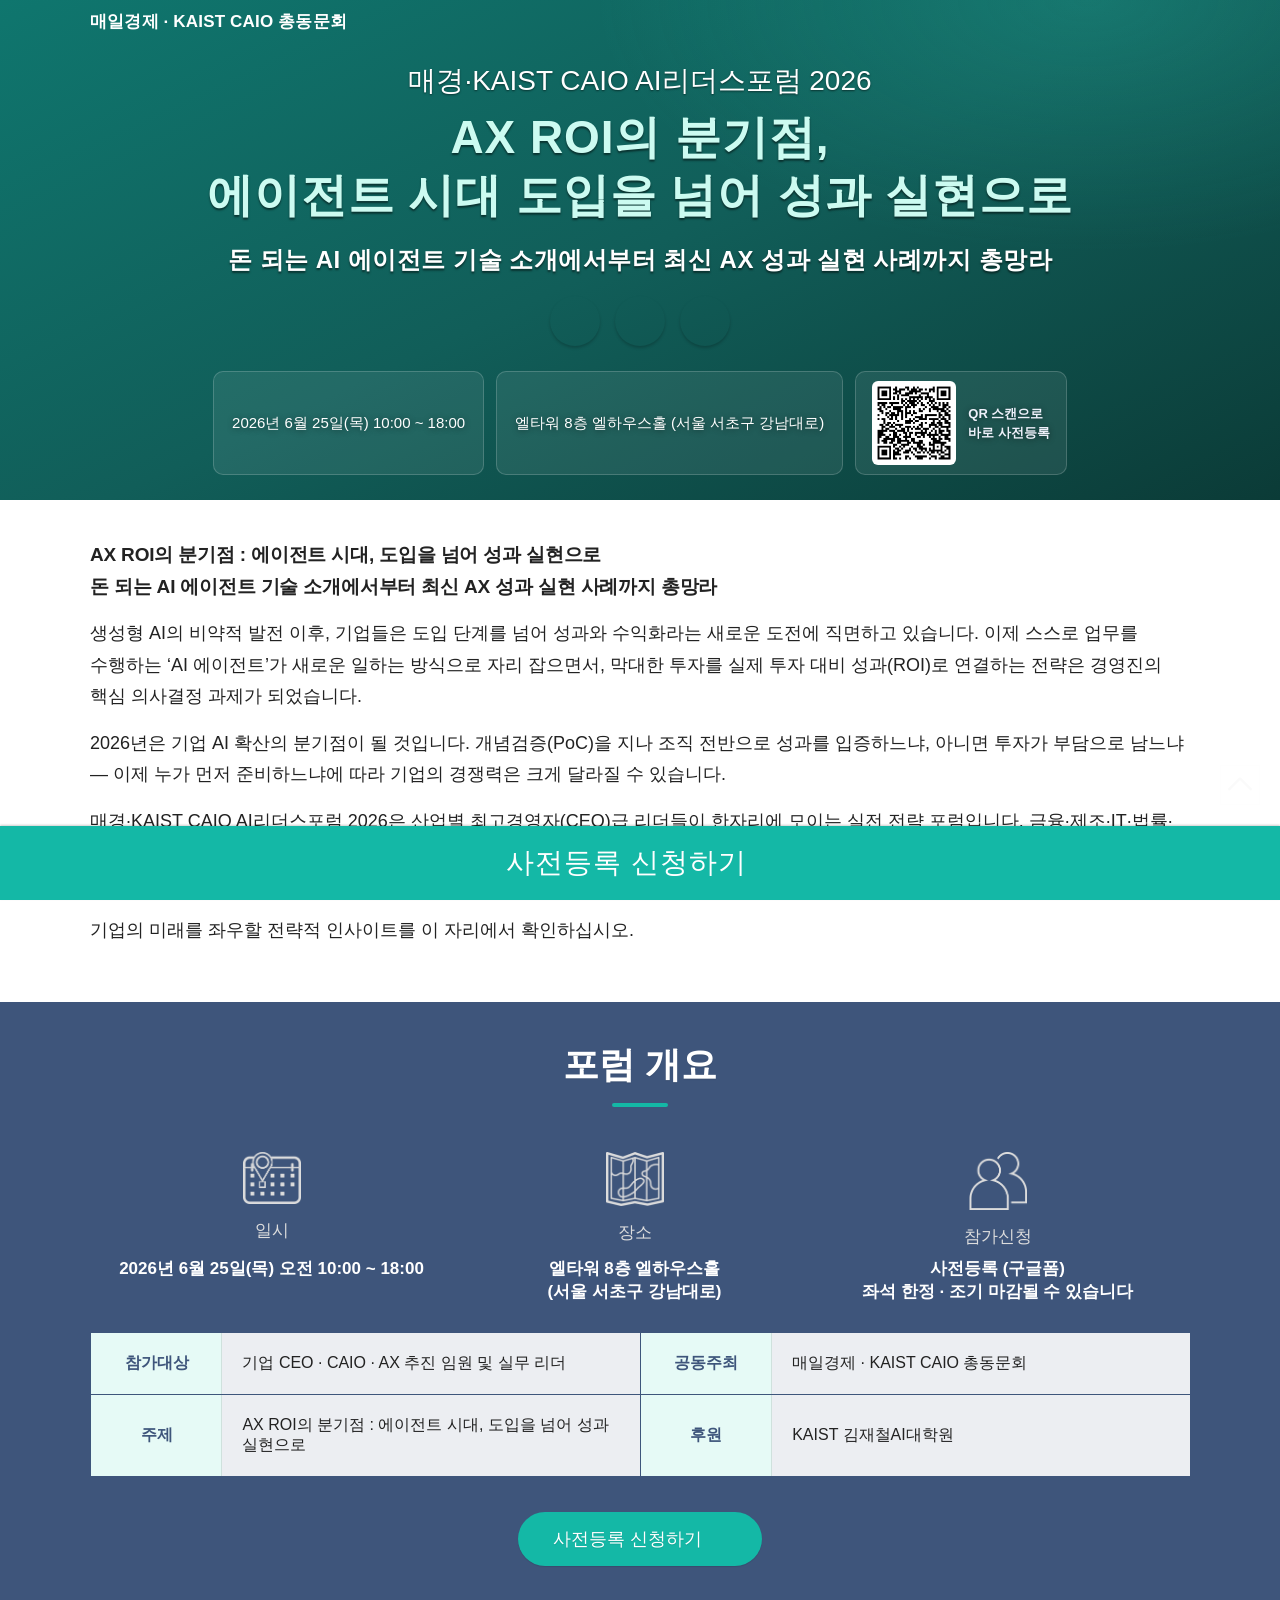
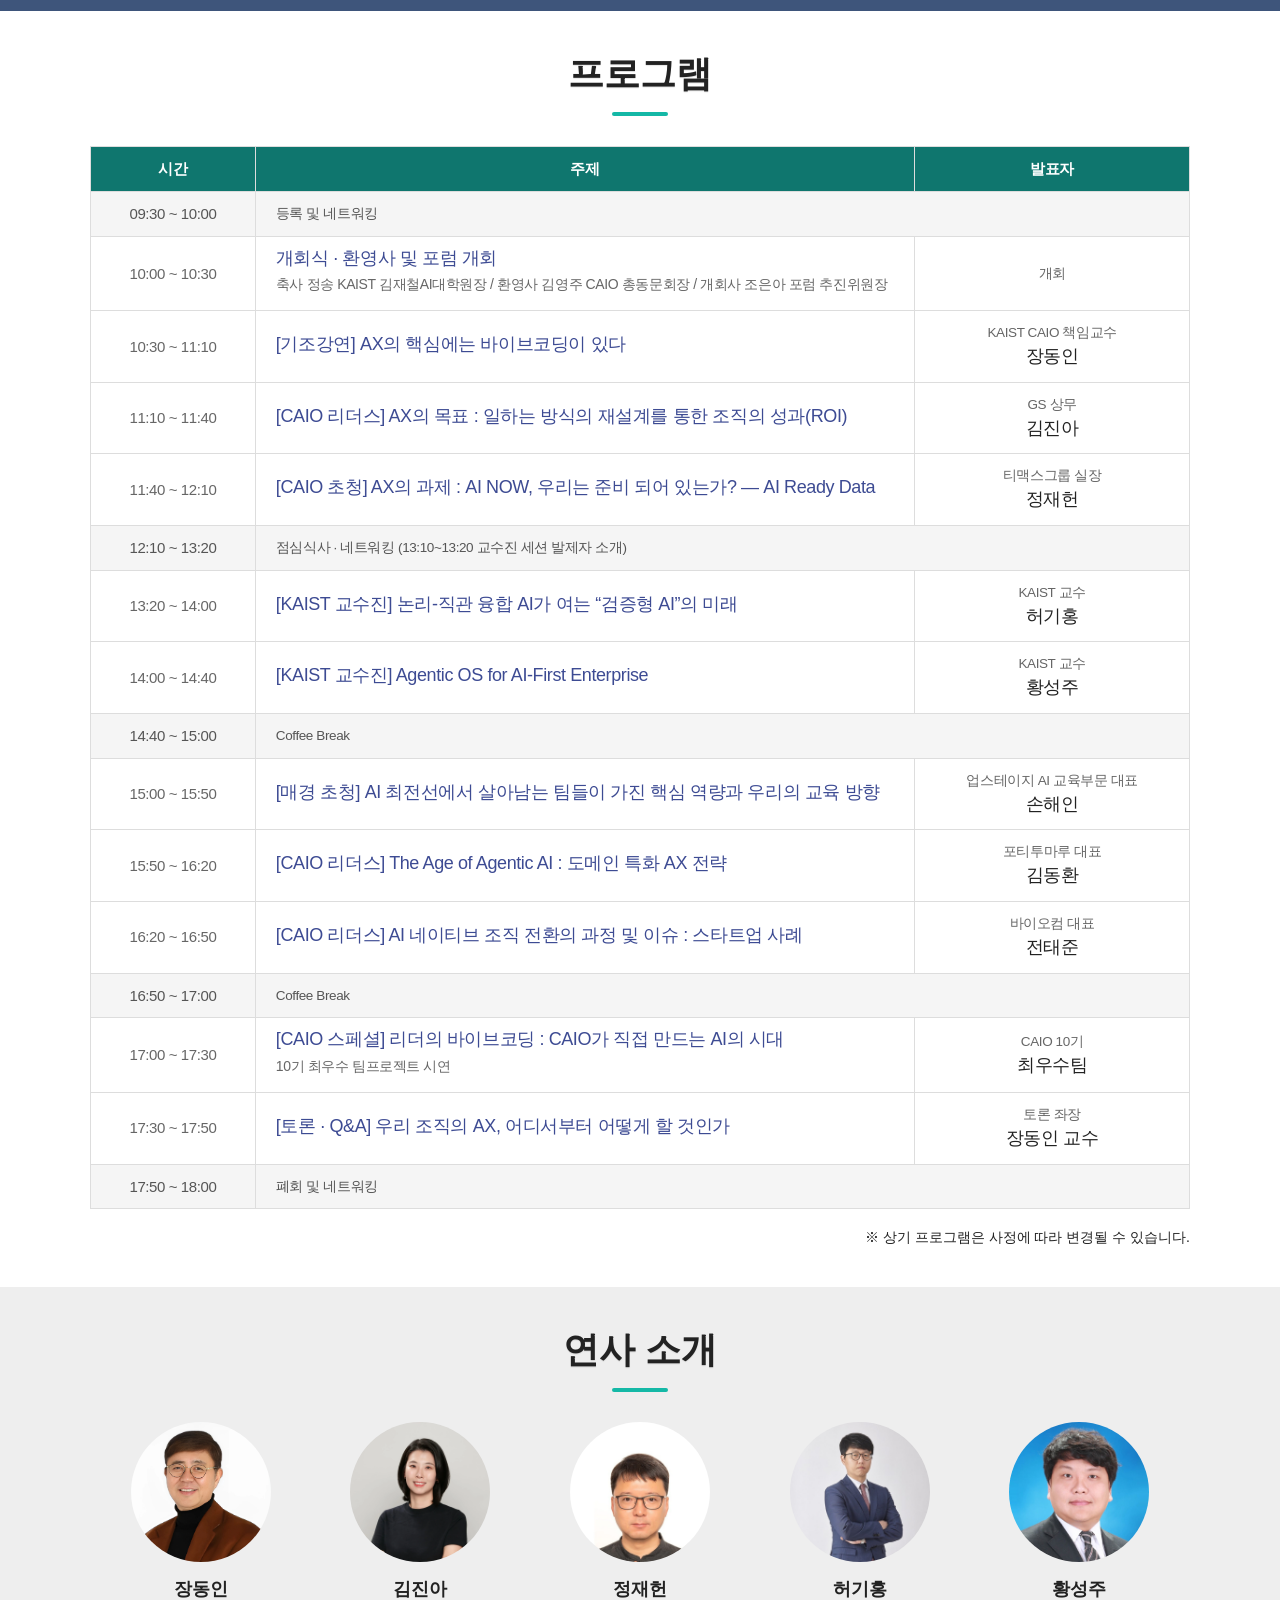
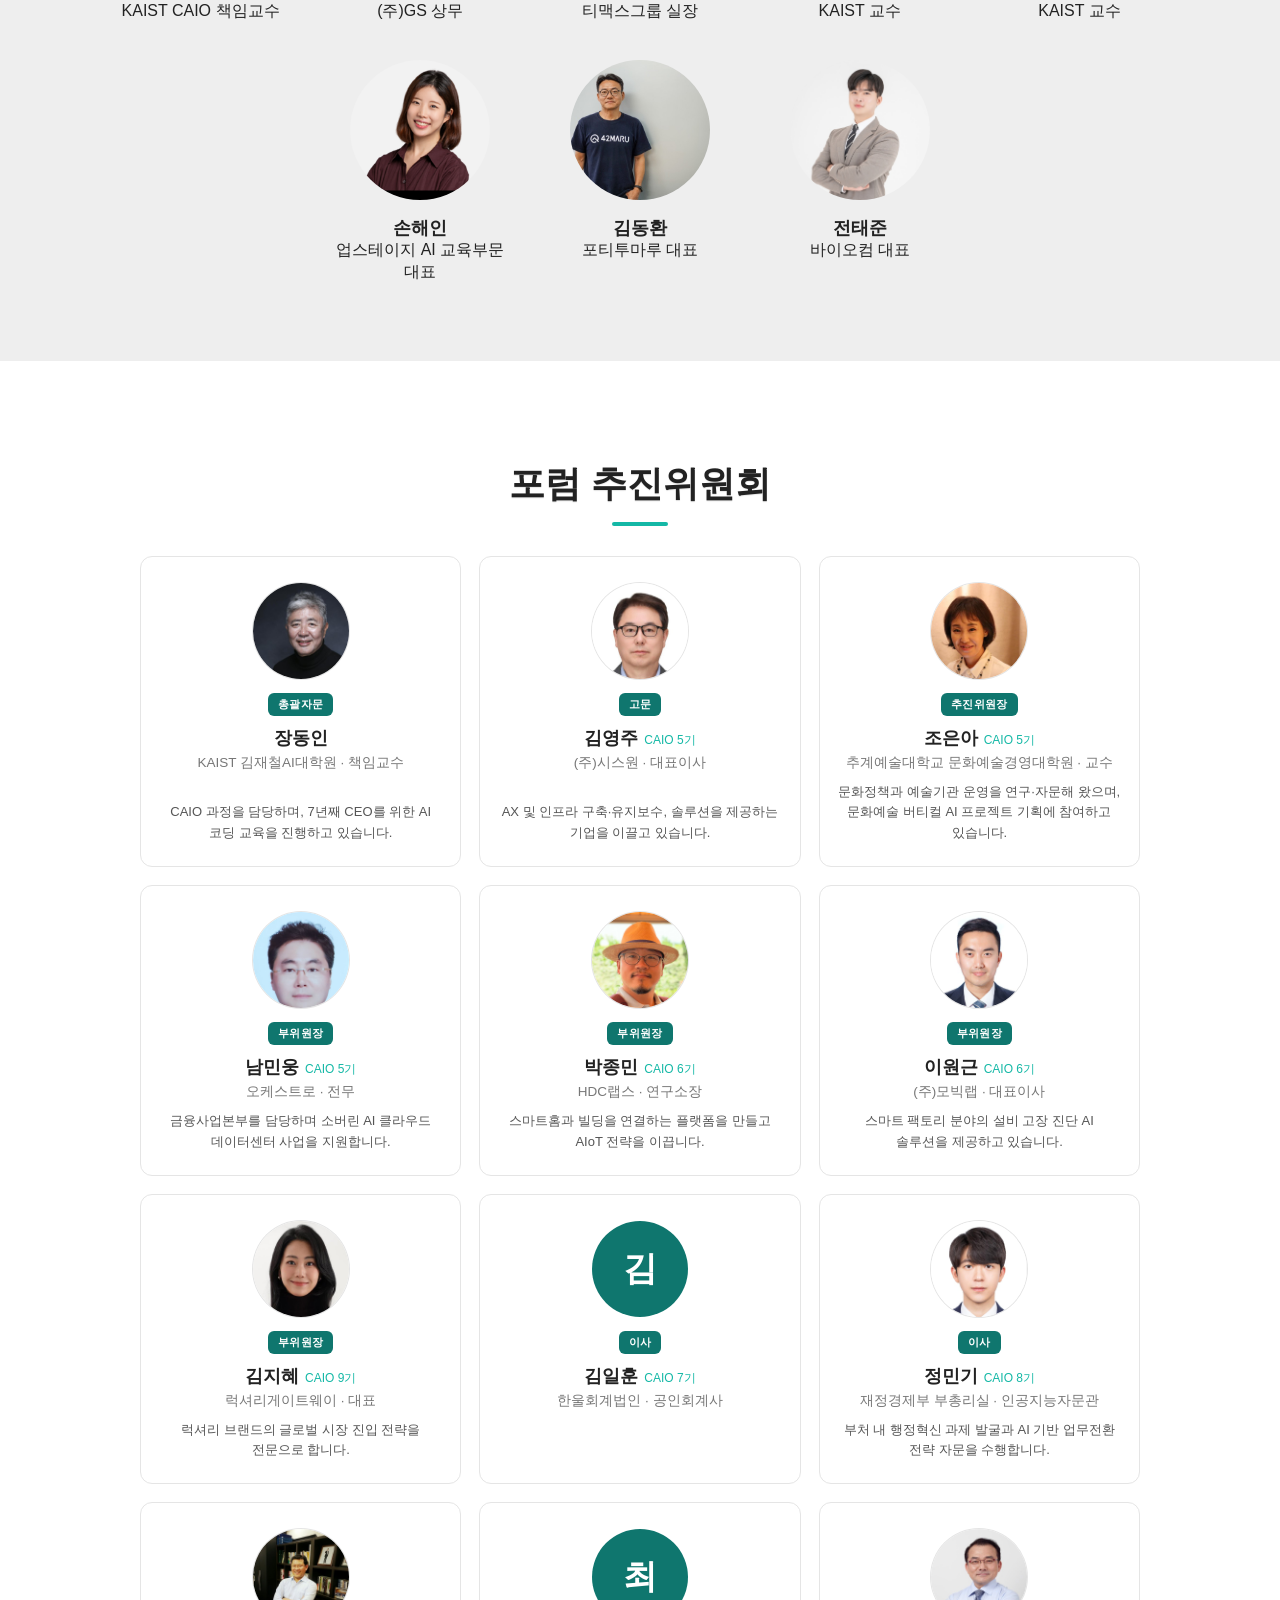
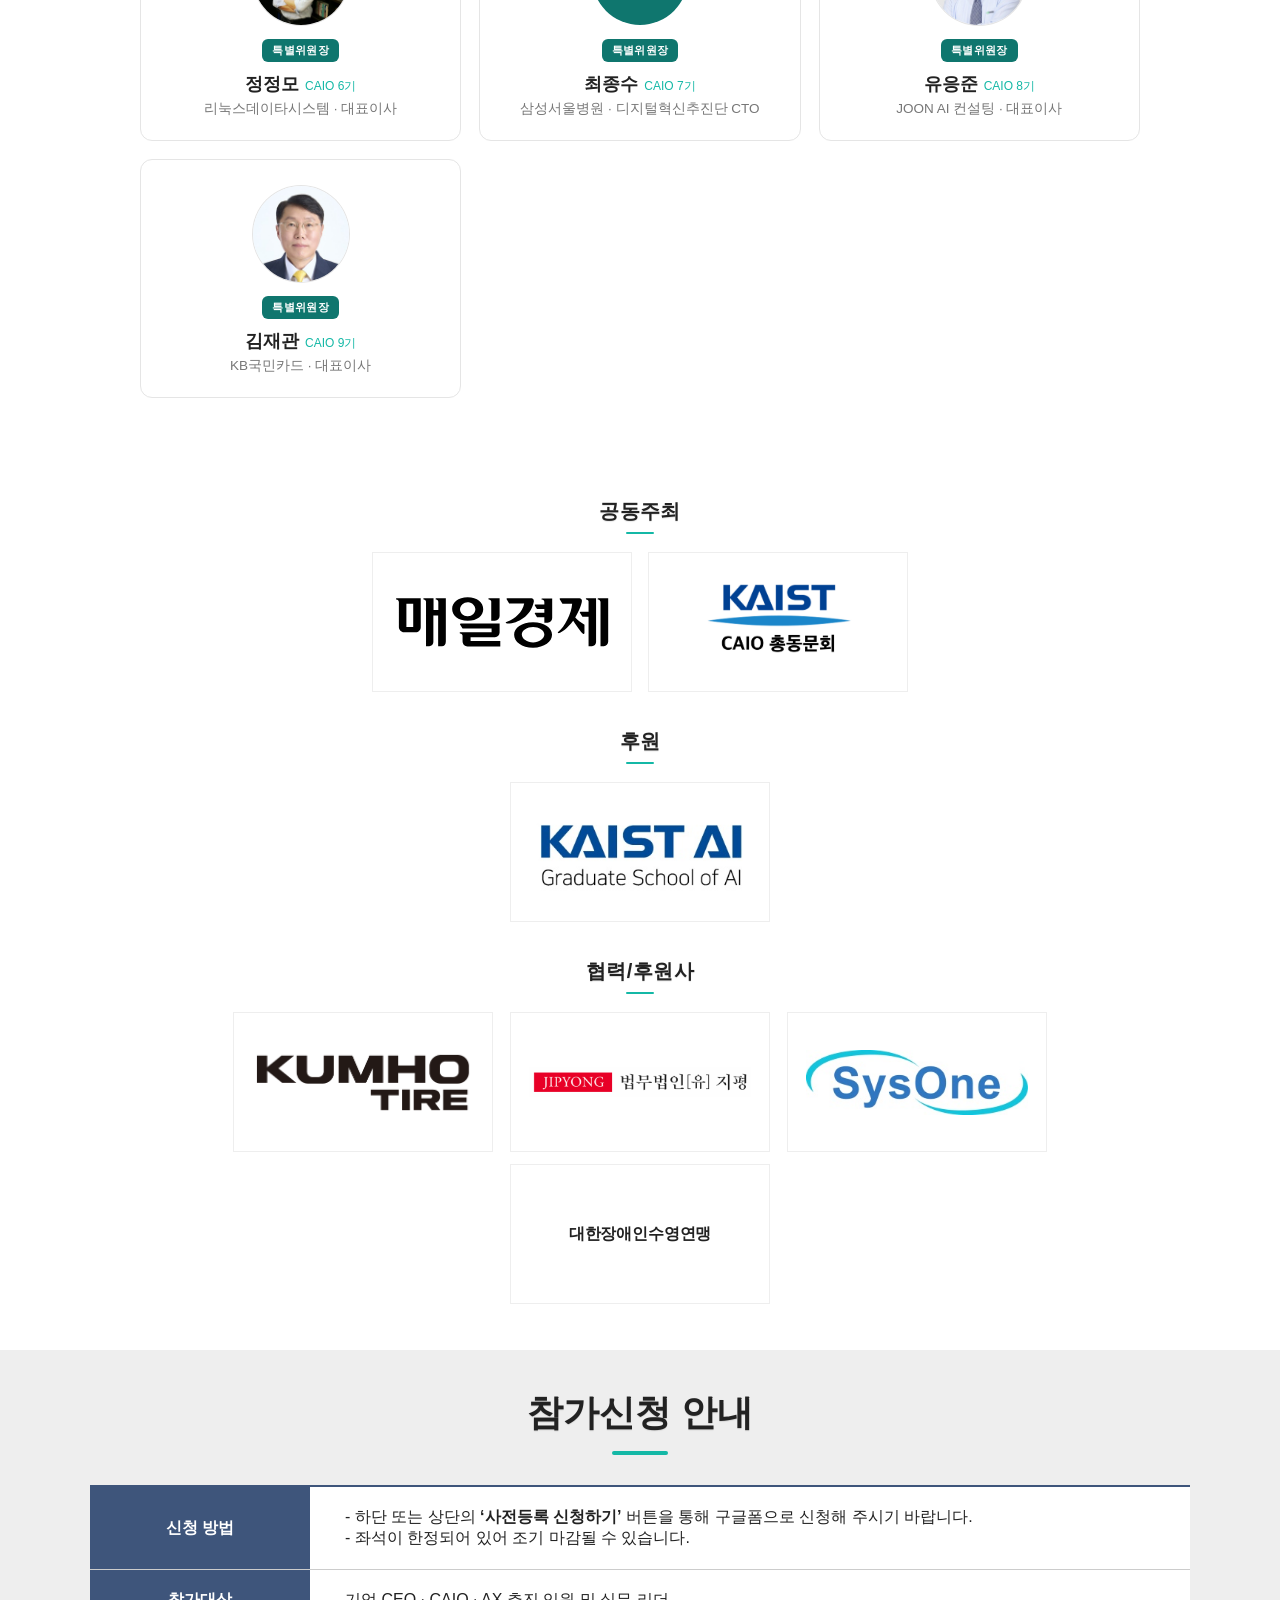
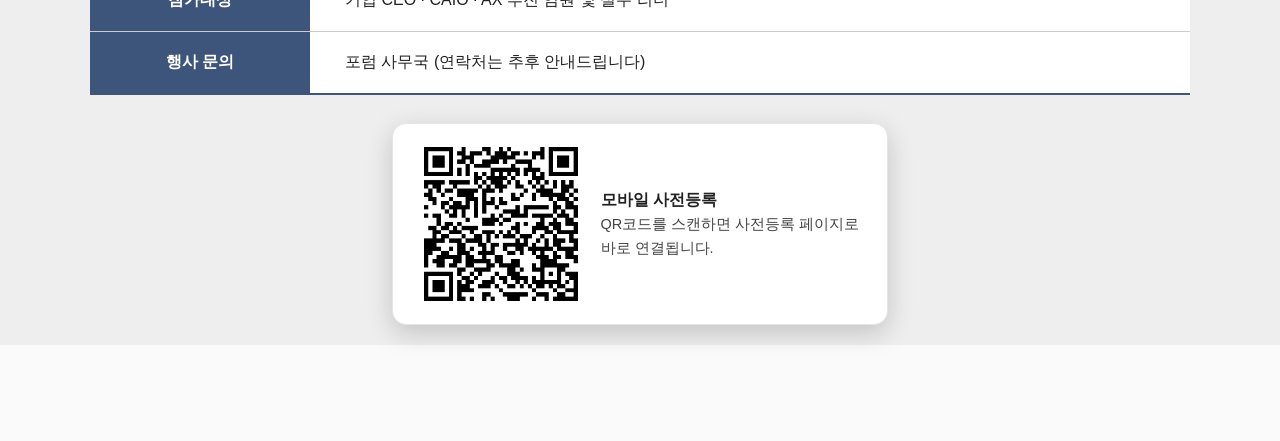
<file: v5.html>
<!DOCTYPE html>
<html lang="ko">
<head>
<meta charset="UTF-8" />
<meta http-equiv="X-UA-Compatible" content="IE=edge" />
<title>매경·KAIST CAIO AI리더스포럼 2026</title>
<meta name="viewport" content="width=device-width,initial-scale=1.0" />
<meta name="description" content="AX ROI의 분기점 : 에이전트 시대, 도입을 넘어 성과 실현으로 — 2026. 6. 25(목) 엘타워 8층 엘하우스홀. 매경·KAIST CAIO AI리더스포럼 2026." />
<meta property="og:type" content="article" />
<meta property="og:title" content="매경·KAIST CAIO AI리더스포럼 2026" />
<meta property="og:description" content="AX ROI의 분기점 : 에이전트 시대, 도입을 넘어 성과 실현으로 — 2026. 6. 25(목) 엘타워 8층 엘하우스홀" />
<meta property="og:image" content="https://dev-riverkim.github.io/ai-leaders-forum-2026/images/poster.jpg" />
<meta name="twitter:card" content="summary_large_image" />

<!-- etnews 컨퍼런스 템플릿 CSS (로컬) -->
<link rel="stylesheet" href="assets/conference.css" />
<link rel="stylesheet" href="assets/SpoqaHanSans-kr.css" type="text/css" />
<script src="assets/jquery-3.6.0.min.js"></script>
<script src="assets/jquery.cookie.js"></script>
<style>
  /* 하단 고정 신청바에 마지막 콘텐츠가 가려지지 않도록 본문 끝 여백 확보 */
  body{ padding-bottom:96px; }
  main .request_guide{ padding-bottom:20px; }
  @media(max-width:768px){ body{ padding-bottom:74px; } }

  /* 파트너 로고 균일화 (원본 로고 크기가 제각각이라 박스에 맞춰 정렬) */
  main .partner .thumb_partner{ display:inline-flex !important; align-items:center; justify-content:center; width:260px; height:140px; padding:18px; box-sizing:border-box; vertical-align:middle; overflow:hidden; }
  main .partner .thumb_partner a{ display:inline-flex !important; width:auto !important; height:auto !important; padding:0 !important; align-items:center; justify-content:center; }
  main .partner .thumb_partner img{ max-width:100% !important; max-height:84px !important; width:auto !important; height:auto !important; object-fit:contain; }

  /* 강사 사진: 원형 프레임(140x140)에 종횡비 무관하게 꽉 차도록 통일 */
  main .teacher .thumb_teacher > span img{ width:100% !important; height:100% !important; object-fit:cover; object-position:center top; display:block; }

  /* 강사 그리드·이름·직책 가운데 정렬 (행 전체 중앙 정렬) */
  main .teacher .list_teacher{ text-align:center; }
  main .teacher .thumb_teacher{ text-align:center; }
  main .teacher .thumb_teacher > strong,
  main .teacher .thumb_teacher > p{ text-align:center; width:100%; }

  /* 포럼 추진위원회 */
  main .committee{ padding:60px 0; }
  main .committee .cgrid{ display:grid; grid-template-columns:repeat(3,1fr); gap:18px; max-width:1000px; margin:0 auto; }
  @media(max-width:820px){ main .committee .cgrid{ grid-template-columns:repeat(2,1fr); } }
  @media(max-width:520px){ main .committee .cgrid{ grid-template-columns:1fr; } }
  main .committee .ccard{ background:#fff; border:1px solid #e5e5e5; border-radius:12px; padding:26px 18px 22px; text-align:center; }
  main .committee .ccard .cph{ width:96px; height:96px; border-radius:50%; margin:0 auto 14px; overflow:hidden; box-shadow:0 0 0 1px #e5e5e5; }
  main .committee .ccard .cph img{ width:100%; height:100%; object-fit:cover; object-position:center top; display:block; }
  main .committee .ccard .cph.ph-init{ display:flex; align-items:center; justify-content:center; background:#212E6E; color:#fff; font-size:34px; font-weight:700; box-shadow:none; }
  main .committee .ccard .role{ display:inline-block; font-size:12px; font-weight:700; color:#fff; background:#212E6E; border-radius:4px; padding:3px 10px; }
  main .committee .ccard .cnm{ font-size:18px; font-weight:700; color:#222; margin-top:10px; }
  main .committee .ccard .cnm .gi{ font-size:12px; font-weight:500; color:#d41d5d; margin-left:6px; }
  main .committee .ccard .cpos{ font-size:13.5px; color:#777; margin-top:4px; }
  main .committee .ccard .cdesc{ font-size:13px; color:#555; line-height:1.6; margin-top:10px; }
</style>
<style>
/* ===== THEME V5 모던 틸/민트 (레이아웃·콘텐츠 동일, 색 테마만 변경) ===== */
header{ background:radial-gradient(820px 420px at 85% 0%, rgba(45,212,191,.20), transparent 60%), linear-gradient(155deg,#0F766E 0%,#115E59 50%,#0B3B37 100%) !important; }
header .title h2{ color:#CCFBF1 !important; }
main h3{ position:relative; }
main h3::after{ content:""; display:block; width:48px; height:4px; background:#14B8A6; border-radius:3px; margin:14px auto 0; }
main .program .program_table thead th{ background-color:#0F766E !important; }
main .outline .outline_table th{ background-color:#E6FAF6 !important; }
main .outline .outline_btnWrap a.btn_register,
footer .btn_register{ background-color:#14B8A6 !important; color:#ffffff !important; }
main .committee .ccard .role{ background:#0F766E !important; }
main .committee .ccard .cph.ph-init{ background:#0F766E !important; }
main .committee .ccard .cnm .gi{ color:#14B8A6 !important; }
main .teacher .thumb_teacher:hover{ color:#14B8A6 !important; }
</style>
<style>
/* ===== Designer QA fixes ===== */
header .title h2{ font-size:46px !important; line-height:1.25em; letter-spacing:.02em; }
@media(max-width:800px){ header .title h2{ font-size:34px !important; } }
.snsWrap{ margin:20px 0 !important; }
main .about article p{ font-size:18px; line-height:1.75em; }
main .about article > p:first-child b{ font-size:19px; line-height:1.6; letter-spacing:-.01em; }
main h3::after{ width:56px !important; }
main .partner h3{ font-size:20px !important; font-weight:600; margin-bottom:12px !important; letter-spacing:.02em; }
main .partner h3::after{ width:28px !important; height:2px !important; margin-top:8px !important; }
main .outline .outline_icon img{ width:58px; }
main .committee .cgrid{ align-items:stretch; }
main .committee .ccard{ display:flex; flex-direction:column; align-items:center; }
main .committee .ccard .cdesc{ margin-top:auto; padding-top:10px; }
main .committee .ccard .role{ border-radius:6px; padding:4px 10px; font-size:11px; letter-spacing:.03em; }
main .program .program_table td:last-child{ font-size:13.5px; }
@media(max-width:600px){ footer .btn_register{ font-size:20px; padding:16px 20px; } }
</style>
<style>
/* 참가신청 QR 블록 */
.qr-block{ margin:28px auto 0; display:flex; align-items:center; justify-content:center; gap:20px; background:#fff; border:1px solid #e5e5e5; border-radius:14px; padding:20px 28px; width:fit-content; max-width:92%; box-shadow:0 8px 26px rgba(0,0,0,.18); }
.qr-block img{ width:128px; height:128px; display:block; }
.qr-block p{ margin:0; font-size:14.5px; color:#444 !important; line-height:1.65; text-align:left; }
.qr-block p b{ font-size:16px; color:#222 !important; }
@media(max-width:560px){ .qr-block{ flex-direction:column; text-align:center; } .qr-block p{ text-align:center; } }
</style>
<style>
/* 히어로 인포 칩 + QR (B안: 한 줄 정렬) */
header{ position:relative; }
header .info.info-chips{ display:flex; justify-content:center; align-items:stretch; gap:12px; flex-wrap:wrap; }
header .info-chips .chip{ display:flex; align-items:center; background:rgba(255,255,255,.08); border:1px solid rgba(255,255,255,.18); border-radius:10px; padding:12px 18px; font-size:15px; font-weight:500; color:#fff; text-shadow:0 1px 6px rgba(0,0,0,.45); }
header .info-chips .chip-qr{ gap:12px; padding:9px 16px; }
header .info-chips .chip-qr img{ width:84px; height:84px; background:#fff; padding:4px; border-radius:6px; box-sizing:border-box; display:block; }
header .info-chips .chip-qr b{ font-size:13px; color:#eef1fb; text-align:left; line-height:1.5; font-weight:600; text-shadow:0 1px 6px rgba(0,0,0,.45); }
@media(max-width:600px){ header .info-chips .chip-qr{ display:none; } }
/* 하단 QR 강화 (포스터·공유용) */
.qr-block img{ width:160px !important; height:160px !important; }
</style>
</head>
<body>

<header style="background:url('images/header_bg.jpg') no-repeat; background-size:cover;">
  <div class="wrap">
    <h1><span style="font-size:17px;color:#fff;font-weight:700;letter-spacing:.01em;">매일경제 · KAIST CAIO 총동문회</span></h1>
    <div class="title">
      <p class="subcopy">매경·KAIST CAIO AI리더스포럼 2026</p>
      <h2>AX ROI의 분기점,<br>에이전트 시대 도입을 넘어 성과 실현으로</h2>
      <p class="subcopy2">돈 되는 AI 에이전트 기술 소개에서부터 최신 AX 성과 실현 사례까지 총망라</p>
    </div>
    <div class="snsWrap">
      <p>
        <a href="#" id="sns-tw" title="트위터 공유하기" class="btn_twitter" target="_blank" rel="noopener"></a>
        <a href="#" id="sns-fb" title="페이스북 공유하기" class="btn_facebook" target="_blank" rel="noopener"></a>
        <a href="#" id="sns-url" title="URL 복사하기" class="btn_url"></a>
      </p>
    </div>
    <div class="info info-chips">
      <span class="chip">2026년 6월 25일(목) 10:00 ~ 18:00</span>
      <span class="chip">엘타워 8층 엘하우스홀 (서울 서초구 강남대로)</span>
      <span class="chip chip-qr" aria-hidden="true"><img src="qr.png" alt=""><b>QR 스캔으로<br>바로 사전등록</b></span>
    </div>
  </div>
</header>

<main role="main">
  <!-- 포럼 소개 -->
  <section class="about">
    <div class="wrap">
      <div class="h3_sub">
        <article>
          <p><b>AX ROI의 분기점 : 에이전트 시대, 도입을 넘어 성과 실현으로<br>
          돈 되는 AI 에이전트 기술 소개에서부터 최신 AX 성과 실현 사례까지 총망라</b></p>

          <p>생성형 AI의 비약적 발전 이후, 기업들은 도입 단계를 넘어 성과와 수익화라는 새로운 도전에 직면하고 있습니다. 이제 스스로 업무를 수행하는 ‘AI 에이전트’가 새로운 일하는 방식으로 자리 잡으면서, 막대한 투자를 실제 투자 대비 성과(ROI)로 연결하는 전략은 경영진의 핵심 의사결정 과제가 되었습니다.</p>

          <p>2026년은 기업 AI 확산의 분기점이 될 것입니다. 개념검증(PoC)을 지나 조직 전반으로 성과를 입증하느냐, 아니면 투자가 부담으로 남느냐 — 이제 누가 먼저 준비하느냐에 따라 기업의 경쟁력은 크게 달라질 수 있습니다.</p>

          <p>매경·KAIST CAIO AI리더스포럼 2026은 산업별 최고경영자(CEO)급 리더들이 한자리에 모이는 실전 전략 포럼입니다. 금융·제조·IT·법률·공공·바이오 등 각 산업 현장의 CAIO와 KAIST 교수진이 실제로 축적한 도입·확산·성과 모델을 공유하며, 리더가 직접 바이브코딩으로 에이전트를 구현해 조직의 문제를 푸는 실전 사례까지 무대에서 공개합니다.</p>

          <p>기업의 미래를 좌우할 전략적 인사이트를 이 자리에서 확인하십시오.</p>
        </article>
      </div>
    </div>
  </section>

  <!-- 포럼 개요 -->
  <section class="outline">
    <div class="wrap">
      <h3>포럼 개요</h3>
      <ul class="clearfix">
        <li>
          <div class="outline_icon"><img src="images/icon_outline01.png" alt="일시 아이콘"><span>일시</span></div>
          <strong>2026년 6월 25일(목) 오전 10:00 ~ 18:00</strong>
        </li>
        <li>
          <div class="outline_icon"><img src="images/icon_outline02.png" alt="장소 아이콘"><span>장소</span></div>
          <strong>엘타워 8층 엘하우스홀<br>(서울 서초구 강남대로)</strong>
        </li>
        <li>
          <div class="outline_icon"><img src="images/icon_outline03.png" alt="참가신청 아이콘"><span>참가신청</span></div>
          <strong>사전등록 (구글폼)<br>좌석 한정 · 조기 마감될 수 있습니다</strong>
        </li>
      </ul>

      <table class="clearfix outline_table">
        <colgroup><col width="12%"><col width="38%"><col width="12%"><col width="38%"></colgroup>
        <tr>
          <th>참가대상</th><td>기업 CEO · CAIO · AX 추진 임원 및 실무 리더</td>
          <th>공동주최</th><td>매일경제 · KAIST CAIO 총동문회</td>
        </tr>
        <tr>
          <th>주제</th><td>AX ROI의 분기점 : 에이전트 시대, 도입을 넘어 성과 실현으로</td>
          <th>후원</th><td>KAIST 김재철AI대학원</td>
        </tr>
      </table>

      <div class="outline_btnWrap">
        <a href="#" class="btn_register js-register" title="사전등록 신청하기">사전등록 신청하기<i></i></a>
      </div>
    </div>
  </section>

  <!-- 프로그램 -->
  <section class="program">
    <div class="wrap">
      <h3>프로그램</h3>
      <table class="program_table">
        <colgroup><col width="15%"><col width="*"><col width="25%"></colgroup>
        <thead><tr><th>시간</th><th>주제</th><th>발표자</th></tr></thead>
        <tbody>
          <tr class="break"><td>09:30 ~ 10:00</td><td colspan="2">등록 및 네트워킹</td></tr>
          <tr>
            <td>10:00 ~ 10:30</td>
            <td><strong>개회식 · 환영사 및 포럼 개회</strong><p>축사 정송 KAIST 김재철AI대학원장 / 환영사 김영주 CAIO 총동문회장 / 개회사 조은아 포럼 추진위원장</p></td>
            <td>개회</td>
          </tr>
          <tr>
            <td>10:30 ~ 11:10</td>
            <td><strong>[기조강연] AX의 핵심에는 바이브코딩이 있다</strong></td>
            <td>KAIST CAIO 책임교수<strong>장동인</strong></td>
          </tr>
          <tr>
            <td>11:10 ~ 11:40</td>
            <td><strong>[CAIO 리더스] AX의 목표 : 일하는 방식의 재설계를 통한 조직의 성과(ROI)</strong></td>
            <td>GS 상무<strong>김진아</strong></td>
          </tr>
          <tr>
            <td>11:40 ~ 12:10</td>
            <td><strong>[CAIO 초청] AX의 과제 : AI NOW, 우리는 준비 되어 있는가? — AI Ready Data</strong></td>
            <td>티맥스그룹 실장<strong>정재헌</strong></td>
          </tr>
          <tr class="break"><td>12:10 ~ 13:20</td><td colspan="2">점심식사 · 네트워킹 (13:10~13:20 교수진 세션 발제자 소개)</td></tr>
          <tr>
            <td>13:20 ~ 14:00</td>
            <td><strong>[KAIST 교수진] 논리-직관 융합 AI가 여는 “검증형 AI”의 미래</strong></td>
            <td>KAIST 교수<strong>허기홍</strong></td>
          </tr>
          <tr>
            <td>14:00 ~ 14:40</td>
            <td><strong>[KAIST 교수진] Agentic OS for AI-First Enterprise</strong></td>
            <td>KAIST 교수<strong>황성주</strong></td>
          </tr>
          <tr class="break"><td>14:40 ~ 15:00</td><td colspan="2">Coffee Break</td></tr>
          <tr>
            <td>15:00 ~ 15:50</td>
            <td><strong>[매경 초청] AI 최전선에서 살아남는 팀들이 가진 핵심 역량과 우리의 교육 방향</strong></td>
            <td>업스테이지 AI 교육부문 대표<strong>손해인</strong></td>
          </tr>
          <tr>
            <td>15:50 ~ 16:20</td>
            <td><strong>[CAIO 리더스] The Age of Agentic AI : 도메인 특화 AX 전략</strong></td>
            <td>포티투마루 대표<strong>김동환</strong></td>
          </tr>
          <tr>
            <td>16:20 ~ 16:50</td>
            <td><strong>[CAIO 리더스] AI 네이티브 조직 전환의 과정 및 이슈 : 스타트업 사례</strong></td>
            <td>바이오컴 대표<strong>전태준</strong></td>
          </tr>
          <tr class="break"><td>16:50 ~ 17:00</td><td colspan="2">Coffee Break</td></tr>
          <tr>
            <td>17:00 ~ 17:30</td>
            <td><strong>[CAIO 스페셜] 리더의 바이브코딩 : CAIO가 직접 만드는 AI의 시대</strong><p>10기 최우수 팀프로젝트 시연</p></td>
            <td>CAIO 10기<strong>최우수팀</strong></td>
          </tr>
          <tr>
            <td>17:30 ~ 17:50</td>
            <td><strong>[토론 · Q&amp;A] 우리 조직의 AX, 어디서부터 어떻게 할 것인가</strong></td>
            <td>토론 좌장<strong>장동인 교수</strong></td>
          </tr>
          <tr class="break"><td>17:50 ~ 18:00</td><td colspan="2">폐회 및 네트워킹</td></tr>
        </tbody>
      </table>
      <style>main .program .wrap > table td {text-align:center !important;} main .program .wrap > table td:nth-child(2) {text-align:left !important; padding-left:20px;}</style>
      <p class="textalign-right">※ 상기 프로그램은 사정에 따라 변경될 수 있습니다.</p>
    </div>
  </section>

  <!-- 연사 소개 -->
  <section class="teacher">
    <div class="wrap">
      <h3>연사 소개</h3>
      <div class="list_teacher clearfix">

        <div id="lecturer2_btn" class="thumb_teacher"><span><img src="images/jangdongin.webp" width="130"></span><strong>장동인</strong><p>KAIST CAIO 책임교수</p></div>
        <div id="record2_modal" class="modal"><div class="modalWrap"><span class="close" title="닫기">&times;</span><div class="modal-content"><p><b>[기조강연] AX의 핵심에는 바이브코딩이 있다</b><br><br>現 KAIST 김재철AI대학원 CAIO 담당 책임교수 / AiBB Lab 대표<br>7년째 CEO를 위한 AI 코딩 교육 진행<br>前 한국테라데이타 부사장, SAS코리아 부사장 등 역임<br><br>AX(AI 전환)를 성과로 연결하는 핵심 동력으로서의 ‘바이브코딩’을 조망하고, 리더가 직접 AI를 활용해 조직의 문제를 푸는 방향을 제시합니다.</p></div></div></div>

        <div id="lecturer3_btn" class="thumb_teacher"><span><img src="images/kimjina.webp" width="130"></span><strong>김진아</strong><p>(주)GS 상무</p></div>
        <div id="record3_modal" class="modal"><div class="modalWrap"><span class="close" title="닫기">&times;</span><div class="modal-content"><p><b>[CAIO 리더스] AX의 목표 : 일하는 방식의 재설계를 통한 조직의 성과(ROI)</b><br>(주)GS 상무 · AX 조직 52g<br><br>GS그룹 AX 조직 52g가 6년간 정유공장·발전소·물류센터·편의점·고객센터 현장에서 추진한 혁신 사례를 통해, 기술 도입을 넘어 실제 업무 변화와 성과로 이어지는 방법을 공유합니다. AI를 조직문화와 일하는 방식의 변화로 연결하는 리더십·변화관리 원칙을 다룹니다.</p></div></div></div>

        <div id="lecturer4_btn" class="thumb_teacher"><span><img src="images/jeongjaeheon.webp" width="130"></span><strong>정재헌</strong><p>티맥스그룹 실장</p></div>
        <div id="record4_modal" class="modal"><div class="modalWrap"><span class="close" title="닫기">&times;</span><div class="modal-content"><p><b>[CAIO 초청] AX의 과제 : AI NOW, 우리는 준비 되어 있는가? — AI Ready Data</b><br>Tmax그룹 실장 · 前 오케스트로 AGI 대표<br><br>에이전트는 구매가 아니라 보안·인프라·데이터 3대 전제 위에서 작동합니다. 경쟁력이 비정형·실시간 데이터의 표준화(ARD)로 이동하는 흐름과, 운영 가능한 AI 학습데이터를 만드는 글로벌 표준·프로세스, 한국형 소버린 AI 전략까지 제시합니다.</p></div></div></div>

        <div id="lecturer5_btn" class="thumb_teacher"><span><img src="images/heogihong.jpg" width="130"></span><strong>허기홍</strong><p>KAIST 교수</p></div>
        <div id="record5_modal" class="modal"><div class="modalWrap"><span class="close" title="닫기">&times;</span><div class="modal-content"><p><b>[KAIST 교수진] 논리-직관 융합 AI가 여는 “검증형 AI”의 미래</b><br>KAIST 교수<br><br>신경망 기반 AI는 지시를 올바로 따르는지 엄밀히 판단하기 어렵습니다. 뛰어난 직관의 언어 모델과 엄밀한 논리의 검증 시스템이 결합되는 ‘검증형 AI’의 미래를 함께 그립니다.</p></div></div></div>

        <div id="lecturer6_btn" class="thumb_teacher"><span><img src="images/hwangseongju.jpg" width="130"></span><strong>황성주</strong><p>KAIST 교수</p></div>
        <div id="record6_modal" class="modal"><div class="modalWrap"><span class="close" title="닫기">&times;</span><div class="modal-content"><p><b>[KAIST 교수진] Agentic OS for AI-First Enterprise</b><br>KAIST 교수<br><br>AI-First 기업으로 전환하기 위한 에이전트 기반 운영체계(Agentic OS)의 개념과 방향을 제시합니다.</p></div></div></div>

        <div id="lecturer7_btn" class="thumb_teacher"><span><img src="images/sonhaein.png" width="130"></span><strong>손해인</strong><p>업스테이지 AI 교육부문 대표</p></div>
        <div id="record7_modal" class="modal"><div class="modalWrap"><span class="close" title="닫기">&times;</span><div class="modal-content"><p><b>[매경 초청] AI 최전선에서 살아남는 팀들이 가진 핵심 역량과 우리의 교육 방향</b><br>업스테이지 AI 교육부문 대표 · 창업 멤버<br><br>AlphaGo·ChatGPT·Agent 시대로 파도가 빨라지며 기업이 원하는 인재상도 달라졌습니다. NVIDIA·업스테이지 최전선에서 목격한 살아남는 팀의 공통 역량과, 에이전트 시대 교육이 바꿔야 할 지점을 구체적으로 풀어냅니다.</p></div></div></div>

        <div id="lecturer8_btn" class="thumb_teacher"><span><img src="images/kimdonghwan.jpg" width="130"></span><strong>김동환</strong><p>포티투마루 대표</p></div>
        <div id="record8_modal" class="modal"><div class="modalWrap"><span class="close" title="닫기">&times;</span><div class="modal-content"><p><b>[CAIO 리더스] The Age of Agentic AI : 도메인 특화 AX 전략</b><br>포티투마루 대표 · 국가AI전략위 공공AX 위원<br><br>딥러닝 기반 AI의 발전 흐름을 돌아보고, Generative를 넘어 Agentic AI 기반의 산업·공공·행정 혁신으로 생산성과 글로벌 경쟁력을 확보한 사례를 공유합니다. 금융·제조·전자·법률·헬스케어·공공 등 도메인별 특화 AX 전략을 함께 고민합니다.</p></div></div></div>

        <div id="lecturer9_btn" class="thumb_teacher"><span><img src="images/jeontaejun.jpg" width="130"></span><strong>전태준</strong><p>바이오컴 대표</p></div>
        <div id="record9_modal" class="modal"><div class="modalWrap"><span class="close" title="닫기">&times;</span><div class="modal-content"><p><b>[CAIO 리더스] AI 네이티브 조직 전환의 과정 및 이슈 : 스타트업 사례</b><br>바이오컴 대표 · KAIST CAIO 과정 대상<br><br>AI를 도입한 회사는 많지만 성과를 매출·비용으로 증명하는 회사는 드뭅니다. AI가 안전하고 측정 가능하게 일하도록 만드는 운영 체계를 다루며, 인당 생산성을 끌어올리는 방법과 자산이 되는 에이전트의 차이를 직접 운영·검증한 경험으로 제시합니다.</p></div></div></div>

      </div>
    </div>
  </section>

  <!-- 포럼 추진위원회 -->
  <section class="committee">
    <div class="wrap">
      <h3>포럼 추진위원회</h3>
      <div class="cgrid">
        <div class="ccard"><div class="cph"><img src="images/comm_jangdongin.jpg" alt="장동인"></div><span class="role">총괄자문</span><div class="cnm">장동인</div><div class="cpos">KAIST 김재철AI대학원 · 책임교수</div><div class="cdesc">CAIO 과정을 담당하며, 7년째 CEO를 위한 AI 코딩 교육을 진행하고 있습니다.</div></div>
        <div class="ccard"><div class="cph"><img src="images/comm_kimyoungju.jpg" alt="김영주"></div><span class="role">고문</span><div class="cnm">김영주<span class="gi">CAIO 5기</span></div><div class="cpos">(주)시스원 · 대표이사</div><div class="cdesc">AX 및 인프라 구축·유지보수, 솔루션을 제공하는 기업을 이끌고 있습니다.</div></div>
        <div class="ccard"><div class="cph"><img src="images/comm_joeuna.jpg" alt="조은아"></div><span class="role">추진위원장</span><div class="cnm">조은아<span class="gi">CAIO 5기</span></div><div class="cpos">추계예술대학교 문화예술경영대학원 · 교수</div><div class="cdesc">문화정책과 예술기관 운영을 연구·자문해 왔으며, 문화예술 버티컬 AI 프로젝트 기획에 참여하고 있습니다.</div></div>
        <div class="ccard"><div class="cph"><img src="images/comm_nammin.jpg" alt="남민웅"></div><span class="role">부위원장</span><div class="cnm">남민웅<span class="gi">CAIO 5기</span></div><div class="cpos">오케스트로 · 전무</div><div class="cdesc">금융사업본부를 담당하며 소버린 AI 클라우드 데이터센터 사업을 지원합니다.</div></div>
        <div class="ccard"><div class="cph"><img src="images/comm_parkjongmin.jpg" alt="박종민"></div><span class="role">부위원장</span><div class="cnm">박종민<span class="gi">CAIO 6기</span></div><div class="cpos">HDC랩스 · 연구소장</div><div class="cdesc">스마트홈과 빌딩을 연결하는 플랫폼을 만들고 AIoT 전략을 이끕니다.</div></div>
        <div class="ccard"><div class="cph"><img src="images/comm_leewongeun.jpg" alt="이원근"></div><span class="role">부위원장</span><div class="cnm">이원근<span class="gi">CAIO 6기</span></div><div class="cpos">(주)모빅랩 · 대표이사</div><div class="cdesc">스마트 팩토리 분야의 설비 고장 진단 AI 솔루션을 제공하고 있습니다.</div></div>
        <div class="ccard"><div class="cph"><img src="images/comm_kimjihye.jpg" alt="김지혜"></div><span class="role">부위원장</span><div class="cnm">김지혜<span class="gi">CAIO 9기</span></div><div class="cpos">럭셔리게이트웨이 · 대표</div><div class="cdesc">럭셔리 브랜드의 글로벌 시장 진입 전략을 전문으로 합니다.</div></div>
        <div class="ccard"><div class="cph ph-init">김</div><span class="role">이사</span><div class="cnm">김일훈<span class="gi">CAIO 7기</span></div><div class="cpos">한울회계법인 · 공인회계사</div></div>
        <div class="ccard"><div class="cph"><img src="images/comm_jeongmingi.jpg" alt="정민기"></div><span class="role">이사</span><div class="cnm">정민기<span class="gi">CAIO 8기</span></div><div class="cpos">재정경제부 부총리실 · 인공지능자문관</div><div class="cdesc">부처 내 행정혁신 과제 발굴과 AI 기반 업무전환 전략 자문을 수행합니다.</div></div>
        <div class="ccard"><div class="cph"><img src="images/comm_jeongjeongmo.jpg" alt="정정모"></div><span class="role">특별위원장</span><div class="cnm">정정모<span class="gi">CAIO 6기</span></div><div class="cpos">리눅스데이타시스템 · 대표이사</div></div>
        <div class="ccard"><div class="cph ph-init">최</div><span class="role">특별위원장</span><div class="cnm">최종수<span class="gi">CAIO 7기</span></div><div class="cpos">삼성서울병원 · 디지털혁신추진단 CTO</div></div>
        <div class="ccard"><div class="cph"><img src="images/comm_yoeungjun.jpg" alt="유응준"></div><span class="role">특별위원장</span><div class="cnm">유응준<span class="gi">CAIO 8기</span></div><div class="cpos">JOON AI 컨설팅 · 대표이사</div></div>
        <div class="ccard"><div class="cph"><img src="images/comm_kimjaekwan.jpg" alt="김재관"></div><span class="role">특별위원장</span><div class="cnm">김재관<span class="gi">CAIO 9기</span></div><div class="cpos">KB국민카드 · 대표이사</div></div>
      </div>
    </div>
  </section>

  <!-- 공동주최 · 후원 -->
  <section class="partner">
    <div class="wrap">
      <h3>공동주최</h3>
      <div class="list_partner">
        <span class="thumb_partner"><img src="images/logo_mk_official.svg" alt="매일경제" style="max-height:44px;"></span>
        <span class="thumb_partner"><a href="http://www.kaist.ac.kr/kr/" target="_blank" rel="noopener"><img src="images/logo_kaist.jpg" alt="KAIST CAIO 총동문회"></a></span>
      </div>
      <h3>후원</h3>
      <div class="list_partner">
        <span class="thumb_partner"><a href="http://gsai.kaist.ac.kr/?lang=ko" target="_blank" rel="noopener"><img src="images/logo_kaistai.jpg" alt="KAIST 김재철AI대학원"></a></span>
      </div>
      <h3>협력/후원사</h3>
      <div class="list_partner">
        <span class="thumb_partner"><a href="https://www.kumhotire.co.kr" target="_blank" rel="noopener"><img src="images/logo_kumho.png" alt="금호타이어"></a></span>
        <span class="thumb_partner"><a href="https://www.jipyong.com" target="_blank" rel="noopener"><img src="images/logo_jipyong.png" alt="법무법인 지평"></a></span>
        <span class="thumb_partner"><a href="http://www.sysone.co.kr/" target="_blank" rel="noopener"><img src="images/logo_sysone.jpg" alt="시스원"></a></span>
        <span class="thumb_partner" style="color:#222;font-size:16px;font-weight:700;letter-spacing:-.01em;"><a href="https://swimming.koreanpc.kr" target="_blank" rel="noopener" style="text-decoration:none;color:#222;">대한장애인수영연맹</a></span>
      </div>
    </div>
  </section>

  <!-- 참가신청 안내 -->
  <section class="request_guide">
    <div class="wrap">
      <h3>참가신청 안내</h3>
      <table>
        <colgroup><col width="20%"><col width="80%"></colgroup>
        <tr>
          <th>신청 방법</th>
          <td>
            <p>- 하단 또는 상단의 <b>‘사전등록 신청하기’</b> 버튼을 통해 구글폼으로 신청해 주시기 바랍니다.</p>
            <p>- 좌석이 한정되어 있어 조기 마감될 수 있습니다.</p>
          </td>
        </tr>
        <tr>
          <th>참가대상</th>
          <td><p>기업 CEO · CAIO · AX 추진 임원 및 실무 리더</p></td>
        </tr>
        <tr>
          <th>행사 문의</th>
          <td><p>포럼 사무국 (연락처는 추후 안내드립니다)</p></td>
        </tr>
      </table>

      <div class="qr-block">
        <img src="qr.png" alt="사전등록 QR코드">
        <p><b>모바일 사전등록</b><br>QR코드를 스캔하면 사전등록 페이지로<br>바로 연결됩니다.</p>
      </div>
    </div>
  </section>
</main>

<footer>
  <a href="#top" title="맨 위로" class="btn_gotop"><img src="images/btn_gotop.png"></a>
  <a href="#" title="사전등록 신청하기" class="btn_register js-register">사전등록 신청하기<i></i></a>
</footer>

<script>
  // ===== 구글폼 신청 링크 (받으면 이 값만 교체) =====
  var REGISTER_URL = "https://docs.google.com/forms/d/e/1FAIpQLScuz4HVtLLdzOOgcEcVKXNpfKAYTQOdwJYebZCxMklvXIc5TQ/viewform";

  $(function(){
    // 신청 버튼 동작
    $(".js-register").on("click", function(e){
      e.preventDefault();
      if(REGISTER_URL){ window.open(REGISTER_URL, "_blank"); }
      else { alert("사전등록 링크는 준비 중입니다. 곧 오픈됩니다."); }
    });

    // 강사 모달
    for (var i=1;i<=20;i++){
      if ($("#lecturer"+i+"_btn").length<=0) continue;
      if ($("#record"+i+"_modal").length>0){
        $("#lecturer"+i+"_btn").css("cursor","pointer").on("click", function(){
          var id = this.id.replace("lecturer","#record").replace("btn","modal");
          $(id).css("display","flex");
        });
      }
    }
    $(".close").on("click", function(){ $(this).closest(".modal").hide(); });
    window.onclick = function(event){
      var t = event.target;
      if (t.className === "modal") t.style.display = "none";
    };

    // 맨 위로
    $(window).scroll(function(){
      if ($(this).scrollTop() > 200) $(".btn_gotop").fadeIn();
      else $(".btn_gotop").fadeOut();
    });
    $(".btn_gotop").click(function(){ $("html, body").animate({scrollTop:0}, 400); return false; });

    // SNS 공유
    var url = location.href.split('#')[0];
    var title = "매경·KAIST CAIO AI리더스포럼 2026";
    $("#sns-tw").attr("href","https://twitter.com/intent/tweet?text="+encodeURIComponent(title)+"&url="+encodeURIComponent(url));
    $("#sns-fb").attr("href","https://www.facebook.com/sharer/sharer.php?u="+encodeURIComponent(url));
    $("#sns-url").on("click", function(e){
      e.preventDefault();
      if(navigator.clipboard){ navigator.clipboard.writeText(url).then(function(){alert("주소가 복사되었습니다.");}); }
      else { prompt("Ctrl+C로 복사하세요.", url); }
    });
  });
</script>
</body>
</html>
</file>
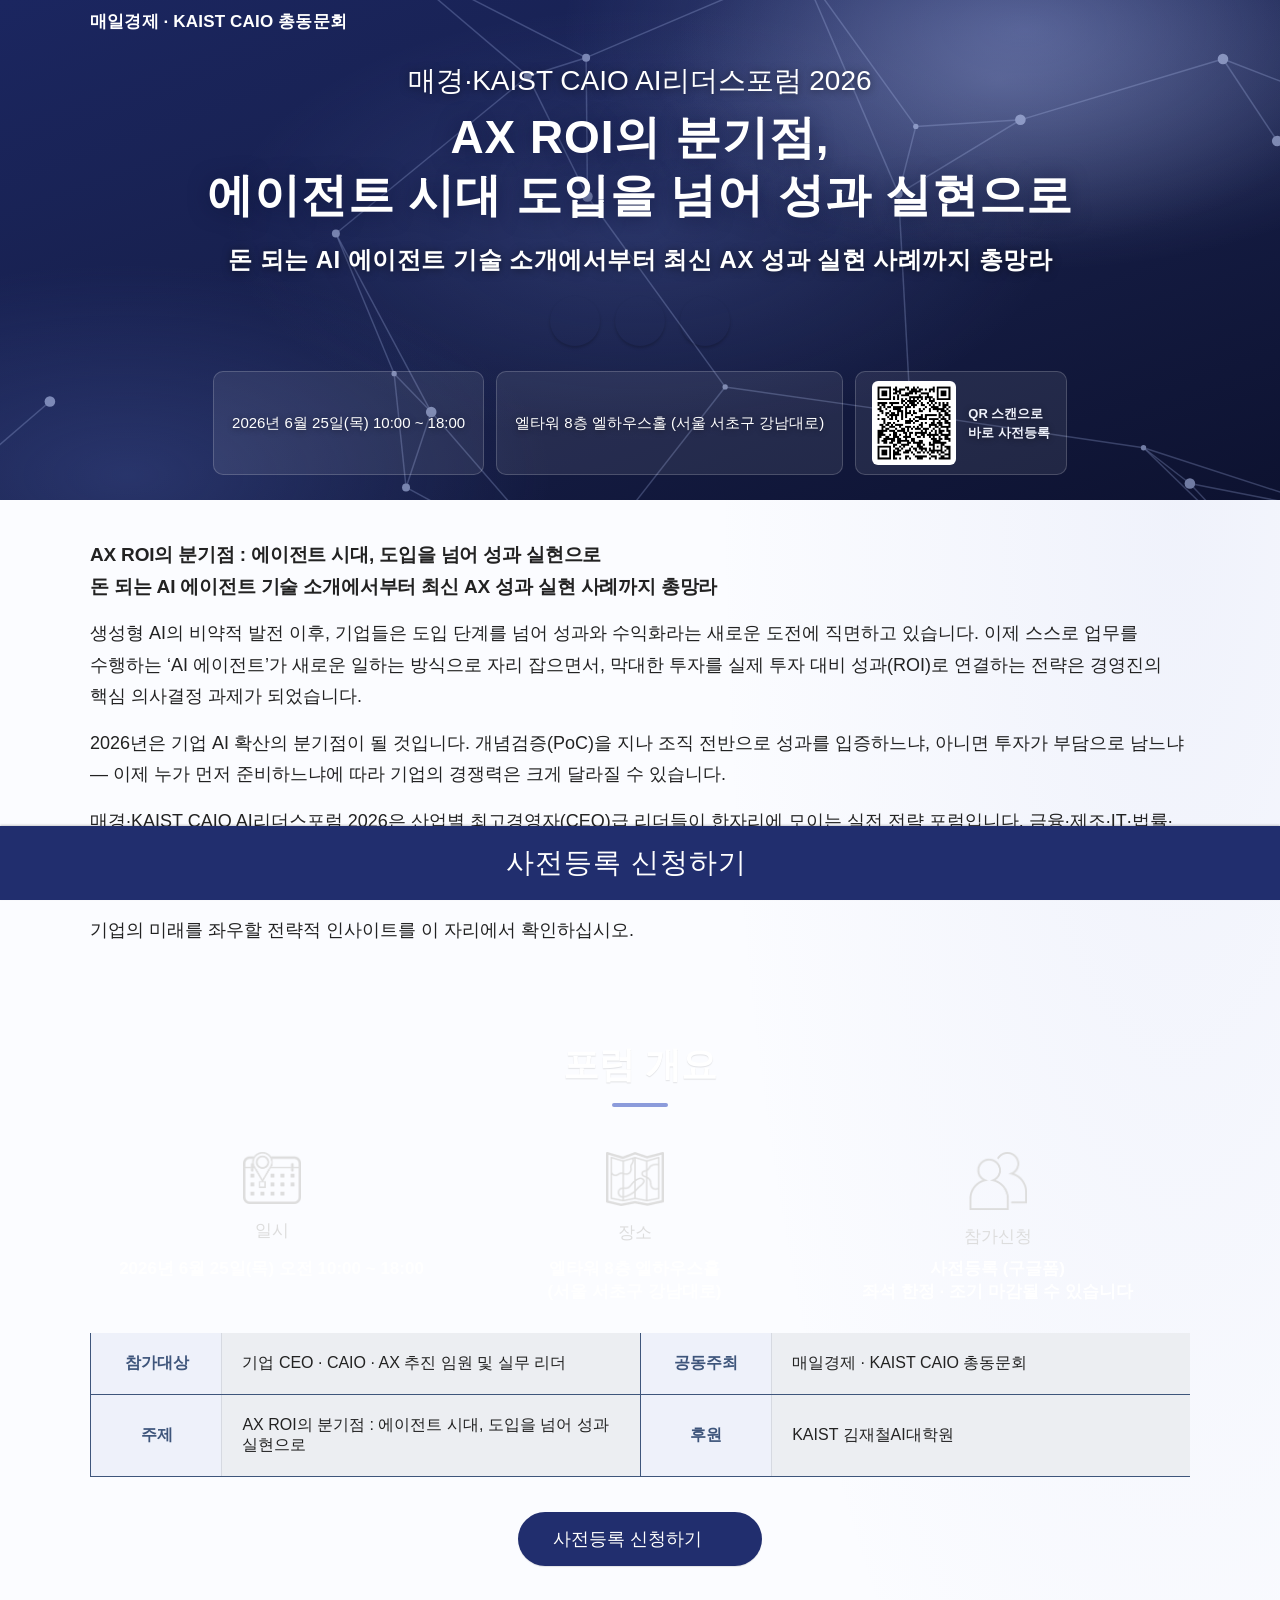
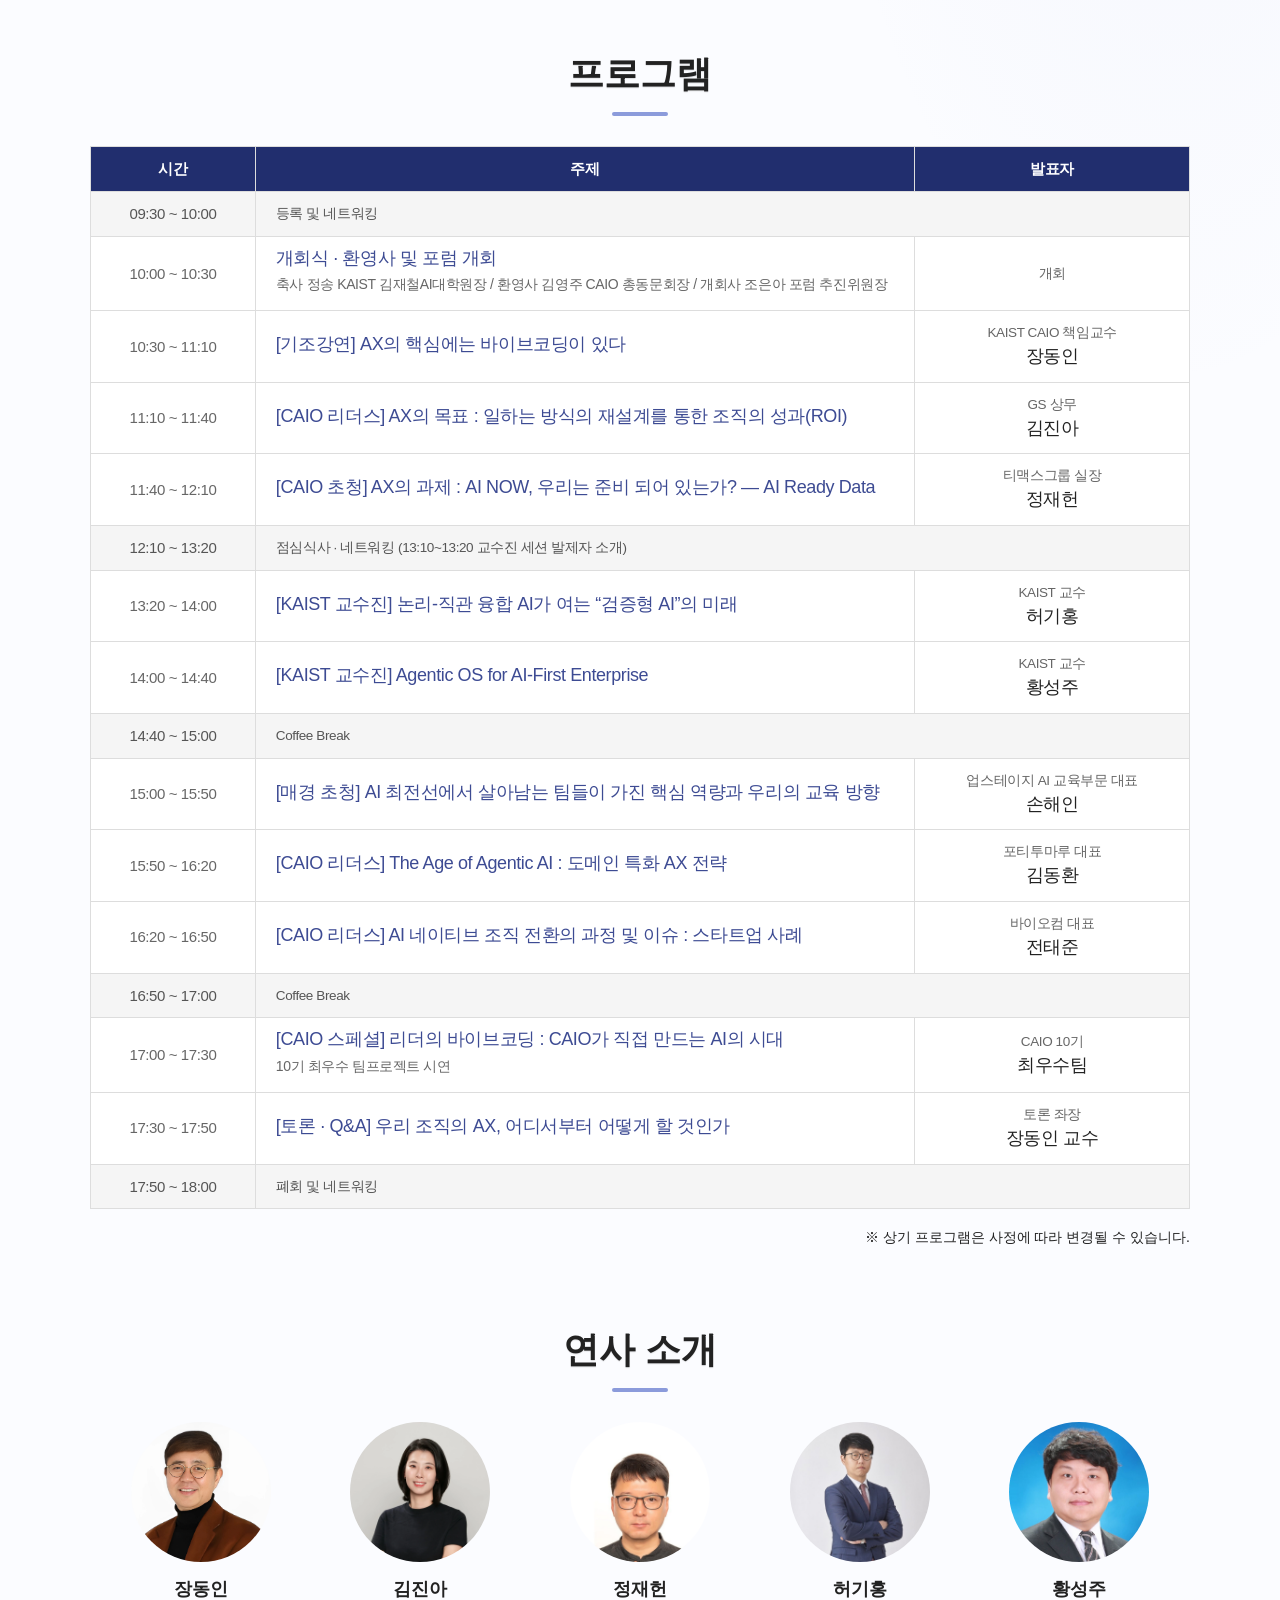
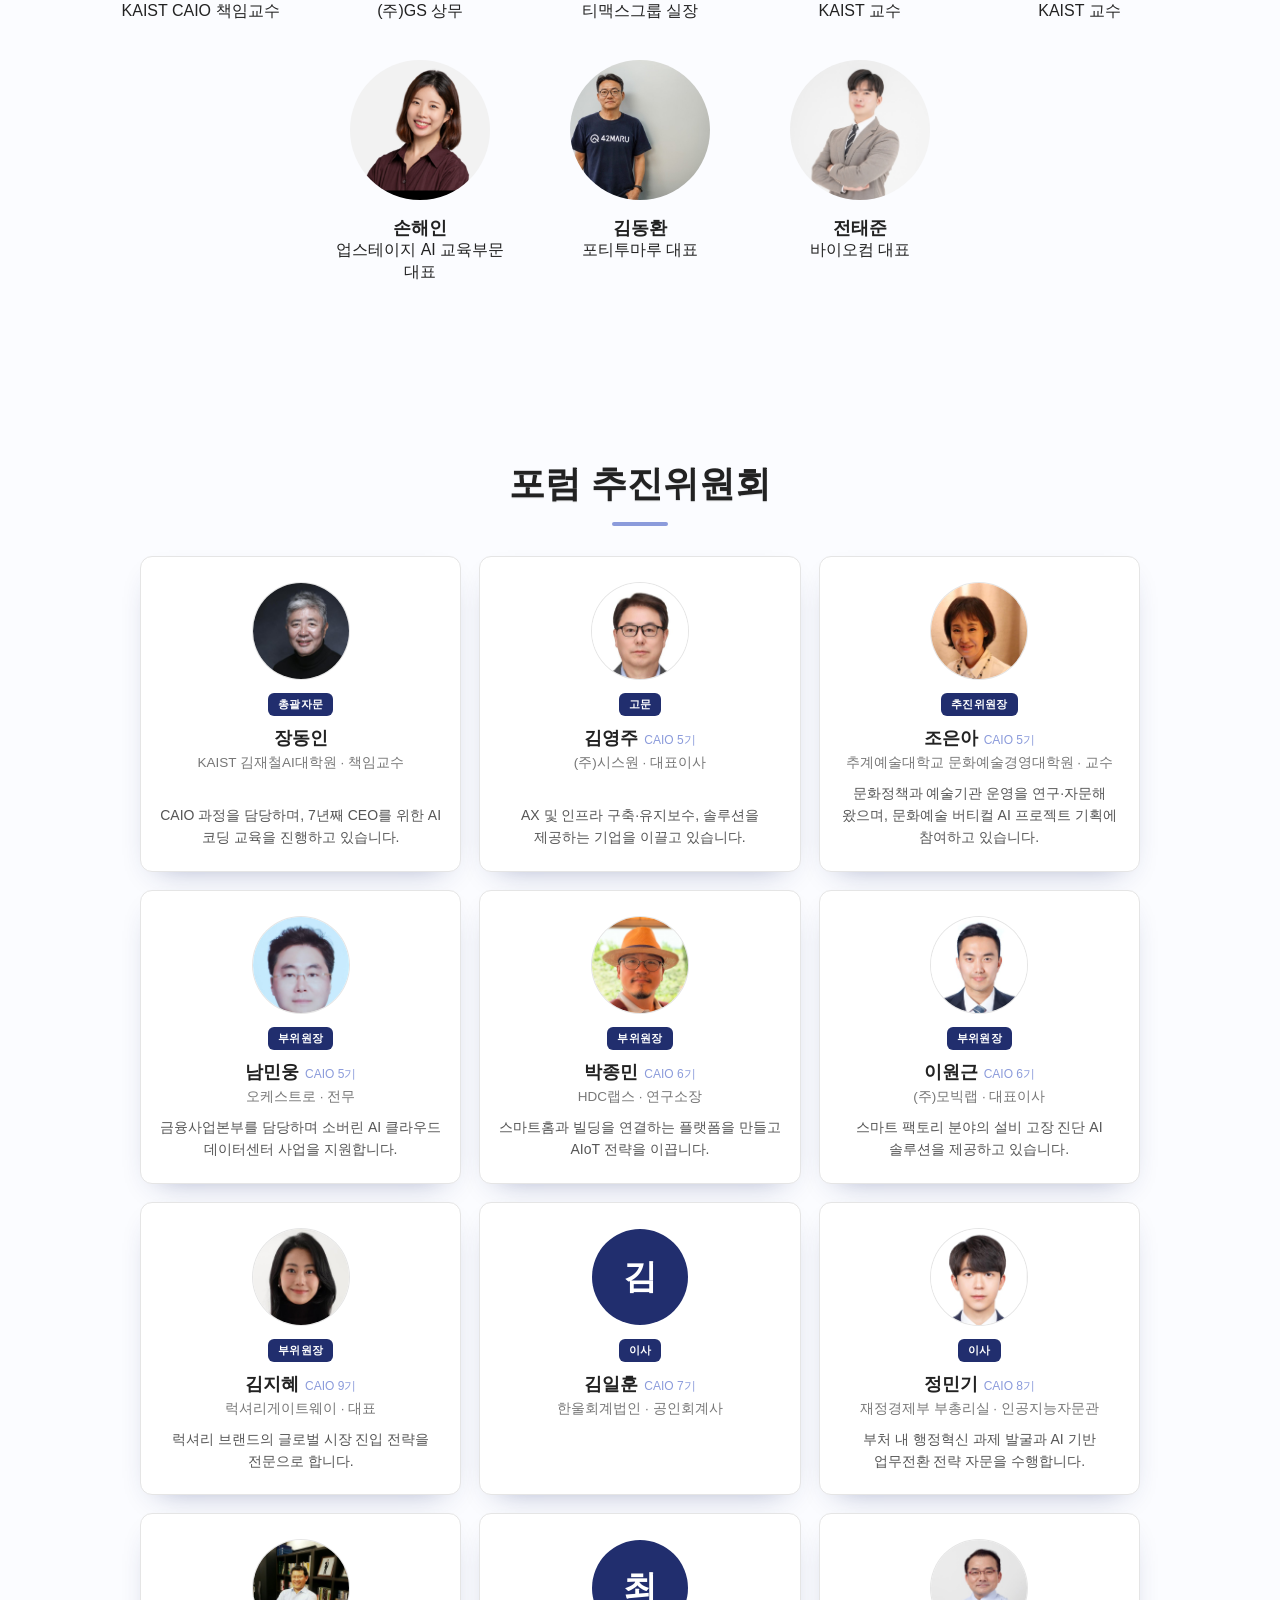
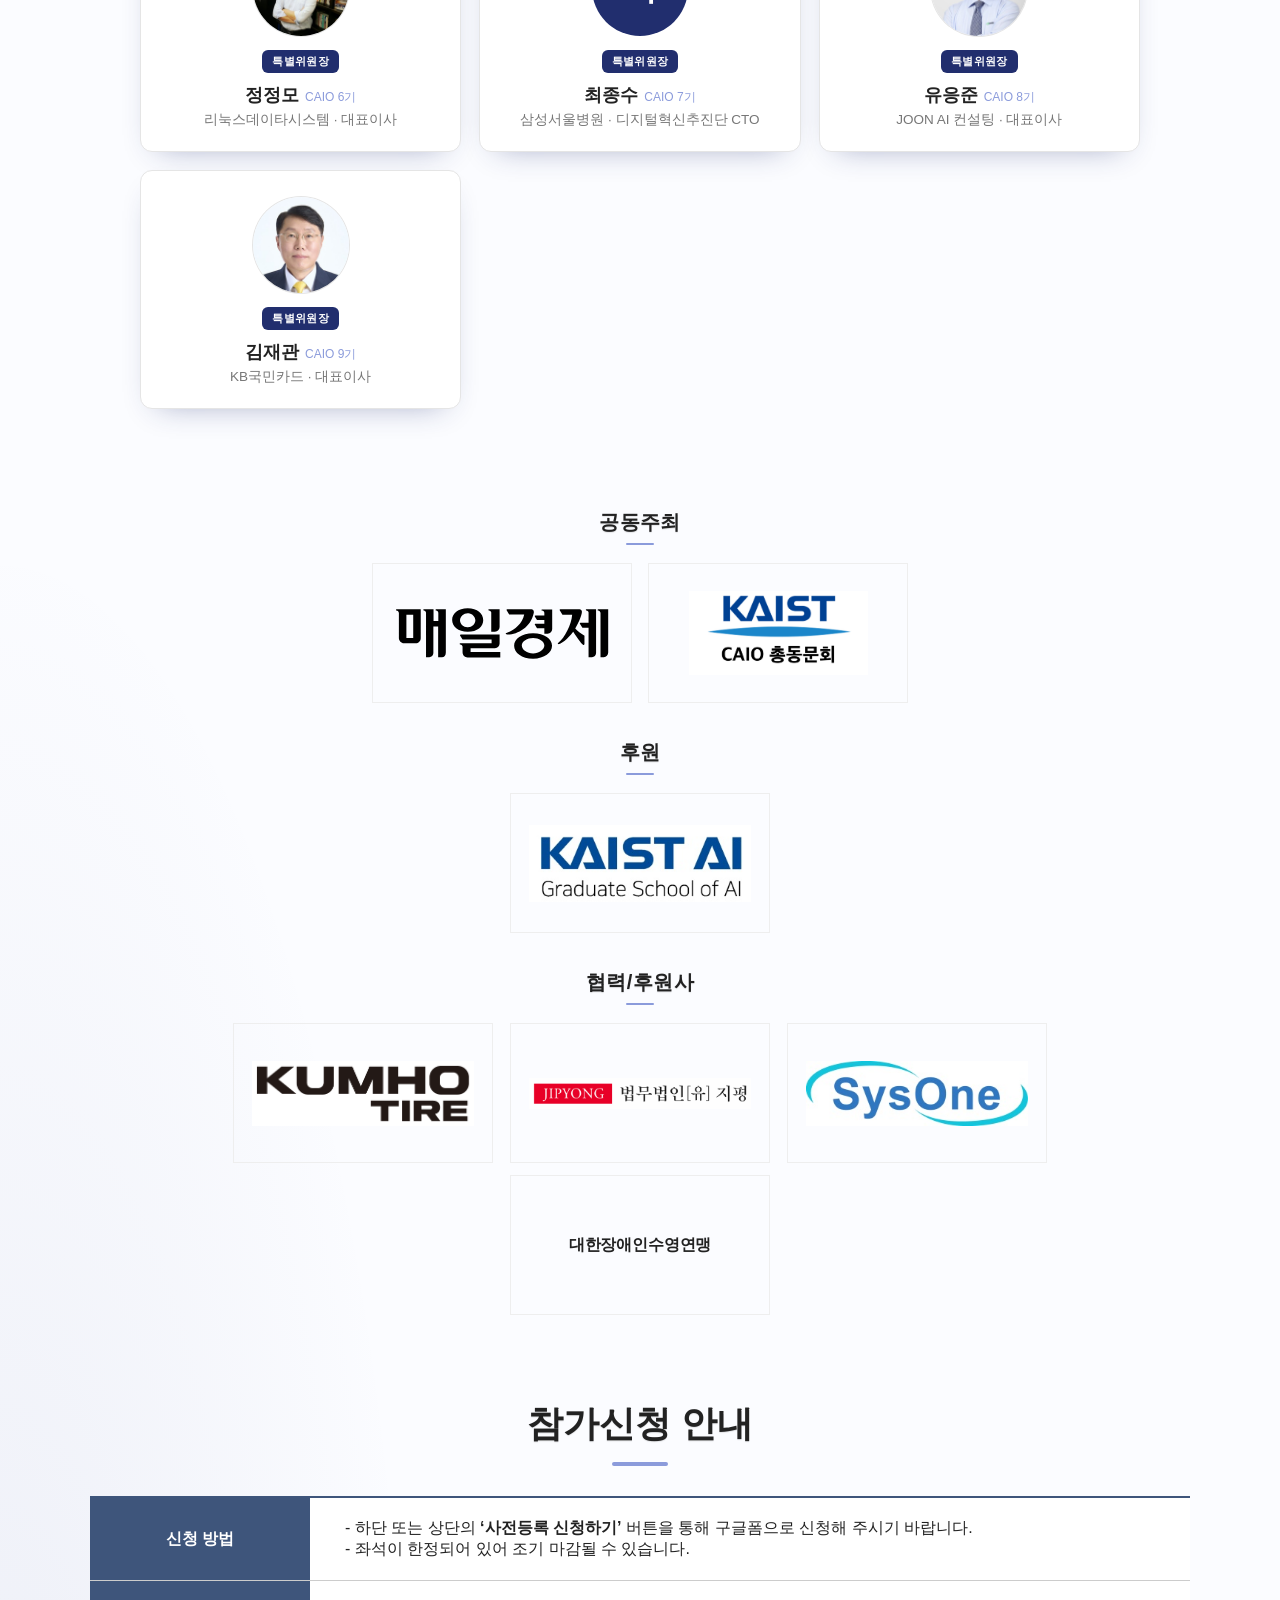
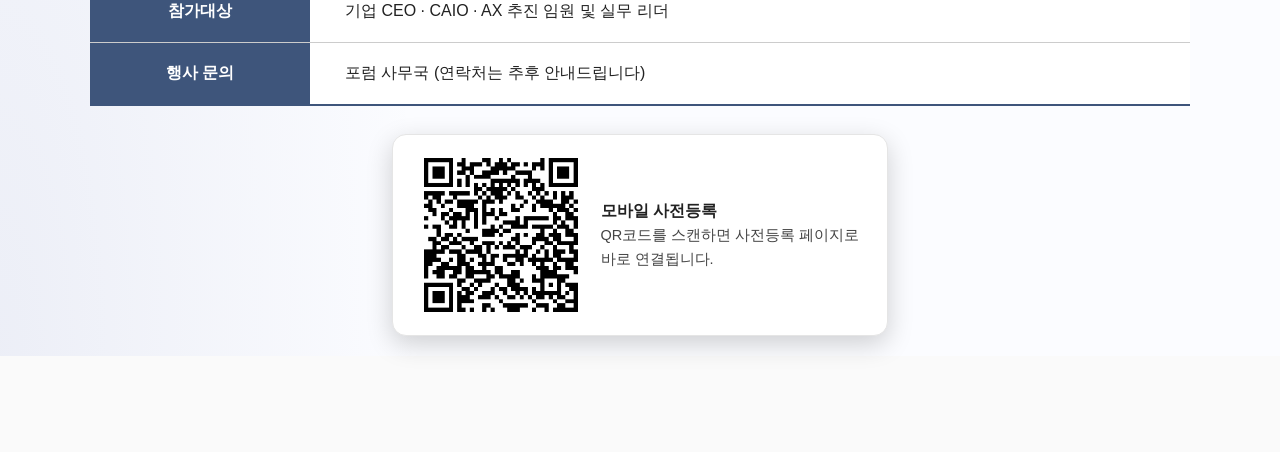
<file: v6.html>
<!DOCTYPE html>
<html lang="ko">
<head>
<meta charset="UTF-8" />
<meta http-equiv="X-UA-Compatible" content="IE=edge" />
<title>매경·KAIST CAIO AI리더스포럼 2026</title>
<meta name="viewport" content="width=device-width,initial-scale=1.0" />
<meta name="description" content="AX ROI의 분기점 : 에이전트 시대, 도입을 넘어 성과 실현으로 — 2026. 6. 25(목) 엘타워 8층 엘하우스홀. 매경·KAIST CAIO AI리더스포럼 2026." />
<meta property="og:type" content="article" />
<meta property="og:title" content="매경·KAIST CAIO AI리더스포럼 2026" />
<meta property="og:description" content="AX ROI의 분기점 : 에이전트 시대, 도입을 넘어 성과 실현으로 — 2026. 6. 25(목) 엘타워 8층 엘하우스홀" />
<meta property="og:image" content="https://dev-riverkim.github.io/ai-leaders-forum-2026/images/poster.jpg" />
<meta name="twitter:card" content="summary_large_image" />

<!-- etnews 컨퍼런스 템플릿 CSS (로컬) -->
<link rel="stylesheet" href="assets/conference.css" />
<link rel="stylesheet" href="assets/SpoqaHanSans-kr.css" type="text/css" />
<script src="assets/jquery-3.6.0.min.js"></script>
<script src="assets/jquery.cookie.js"></script>
<style>
  /* 하단 고정 신청바에 마지막 콘텐츠가 가려지지 않도록 본문 끝 여백 확보 */
  body{ padding-bottom:96px; }
  main .request_guide{ padding-bottom:20px; }
  @media(max-width:768px){ body{ padding-bottom:74px; } }

  /* 파트너 로고 균일화 (원본 로고 크기가 제각각이라 박스에 맞춰 정렬) */
  main .partner .thumb_partner{ display:inline-flex !important; align-items:center; justify-content:center; width:260px; height:140px; padding:18px; box-sizing:border-box; vertical-align:middle; overflow:hidden; }
  main .partner .thumb_partner a{ display:inline-flex !important; width:auto !important; height:auto !important; padding:0 !important; align-items:center; justify-content:center; }
  main .partner .thumb_partner img{ max-width:100% !important; max-height:84px !important; width:auto !important; height:auto !important; object-fit:contain; }

  /* 강사 사진: 원형 프레임(140x140)에 종횡비 무관하게 꽉 차도록 통일 */
  main .teacher .thumb_teacher > span img{ width:100% !important; height:100% !important; object-fit:cover; object-position:center top; display:block; }

  /* 강사 그리드·이름·직책 가운데 정렬 (행 전체 중앙 정렬) */
  main .teacher .list_teacher{ text-align:center; }
  main .teacher .thumb_teacher{ text-align:center; }
  main .teacher .thumb_teacher > strong,
  main .teacher .thumb_teacher > p{ text-align:center; width:100%; }

  /* 포럼 추진위원회 */
  main .committee{ padding:60px 0; }
  main .committee .cgrid{ display:grid; grid-template-columns:repeat(3,1fr); gap:18px; max-width:1000px; margin:0 auto; }
  @media(max-width:820px){ main .committee .cgrid{ grid-template-columns:repeat(2,1fr); } }
  @media(max-width:520px){ main .committee .cgrid{ grid-template-columns:1fr; } }
  main .committee .ccard{ background:#fff; border:1px solid #e5e5e5; border-radius:12px; padding:26px 18px 22px; text-align:center; }
  main .committee .ccard .cph{ width:96px; height:96px; border-radius:50%; margin:0 auto 14px; overflow:hidden; box-shadow:0 0 0 1px #e5e5e5; }
  main .committee .ccard .cph img{ width:100%; height:100%; object-fit:cover; object-position:center top; display:block; }
  main .committee .ccard .cph.ph-init{ display:flex; align-items:center; justify-content:center; background:#212E6E; color:#fff; font-size:34px; font-weight:700; box-shadow:none; }
  main .committee .ccard .role{ display:inline-block; font-size:12px; font-weight:700; color:#fff; background:#212E6E; border-radius:4px; padding:3px 10px; }
  main .committee .ccard .cnm{ font-size:18px; font-weight:700; color:#222; margin-top:10px; }
  main .committee .ccard .cnm .gi{ font-size:12px; font-weight:500; color:#d41d5d; margin-left:6px; }
  main .committee .ccard .cpos{ font-size:13.5px; color:#777; margin-top:4px; }
  main .committee .ccard .cdesc{ font-size:13px; color:#555; line-height:1.6; margin-top:10px; }
</style>
<style>
/* ===== V6 Neural Mesh (CSS/SVG 생성형 배경 · 벡터 + 애니메이션) ===== */
header{ background:
   radial-gradient(60% 80% at 80% 6%, rgba(139,155,219,.40), transparent 60%),
   radial-gradient(55% 70% at 10% 95%, rgba(63,80,150,.45), transparent 60%),
   radial-gradient(45% 60% at 50% 45%, rgba(110,130,210,.22), transparent 72%),
   linear-gradient(160deg,#1b2660 0%,#161e47 55%,#0d1230 100%) !important; position:relative; overflow:hidden; }
header::before{ content:""; position:absolute; inset:-12%; background-image:url("data:image/svg+xml,%3Csvg%20xmlns%3D%27http%3A%2F%2Fwww.w3.org%2F2000%2Fsvg%27%20width%3D%271200%27%20height%3D%27700%27%20viewBox%3D%270%200%201200%20700%27%3E%3Cg%20stroke%3D%27%239fb0e6%27%20stroke-width%3D%271.1%27%20stroke-opacity%3D%270.45%27%20fill%3D%27none%27%3E%3Cline%20x1%3D%27154%27%20y1%3D%27349%27%20x2%3D%2774%27%20y2%3D%27418%27%2F%3E%3Cline%20x1%3D%27721%27%20y1%3D%2720%27%20x2%3D%27795%27%20y2%3D%27192%27%2F%3E%3Cline%20x1%3D%27721%27%20y1%3D%2720%27%20x2%3D%27808%27%20y2%3D%27141%27%2F%3E%3Cline%20x1%3D%27721%27%20y1%3D%2720%27%20x2%3D%27559%27%20y2%3D%2789%27%2F%3E%3Cline%20x1%3D%27177%27%20y1%3D%27649%27%20x2%3D%27165%27%20y2%3D%27551%27%2F%3E%3Cline%20x1%3D%27177%27%20y1%3D%27649%27%20x2%3D%27282%27%20y2%3D%27561%27%2F%3E%3Cline%20x1%3D%27177%27%20y1%3D%27649%27%20x2%3D%2799%27%20y2%3D%27627%27%2F%3E%3Cline%20x1%3D%27177%27%20y1%3D%27649%27%20x2%3D%27191%27%20y2%3D%27697%27%2F%3E%3Cline%20x1%3D%27177%27%20y1%3D%27649%27%20x2%3D%2729%27%20y2%3D%27587%27%2F%3E%3Cline%20x1%3D%2784%27%20y1%3D%2790%27%20x2%3D%2739%27%20y2%3D%27140%27%2F%3E%3Cline%20x1%3D%2784%27%20y1%3D%2790%27%20x2%3D%2765%27%20y2%3D%2723%27%2F%3E%3Cline%20x1%3D%2784%27%20y1%3D%2790%27%20x2%3D%27107%27%20y2%3D%27120%27%2F%3E%3Cline%20x1%3D%271137%27%20y1%3D%27435%27%20x2%3D%27980%27%20y2%3D%27384%27%2F%3E%3Cline%20x1%3D%271137%27%20y1%3D%27435%27%20x2%3D%271087%27%20y2%3D%27488%27%2F%3E%3Cline%20x1%3D%271137%27%20y1%3D%27435%27%20x2%3D%271015%27%20y2%3D%27411%27%2F%3E%3Cline%20x1%3D%27442%27%20y1%3D%27357%27%20x2%3D%27423%27%20y2%3D%27414%27%2F%3E%3Cline%20x1%3D%27442%27%20y1%3D%27357%27%20x2%3D%27414%27%20y2%3D%27328%27%2F%3E%3Cline%20x1%3D%27442%27%20y1%3D%27357%27%20x2%3D%27551%27%20y2%3D%27483%27%2F%3E%3Cline%20x1%3D%27442%27%20y1%3D%27357%27%20x2%3D%27370%27%20y2%3D%27222%27%2F%3E%3Cline%20x1%3D%27795%27%20y1%3D%27192%27%20x2%3D%27804%27%20y2%3D%27358%27%2F%3E%3Cline%20x1%3D%27795%27%20y1%3D%27192%27%20x2%3D%27808%27%20y2%3D%27141%27%2F%3E%3Cline%20x1%3D%27795%27%20y1%3D%27192%27%20x2%3D%27887%27%20y2%3D%27136%27%2F%3E%3Cline%20x1%3D%27165%27%20y1%3D%27551%27%20x2%3D%27282%27%20y2%3D%27561%27%2F%3E%3Cline%20x1%3D%27165%27%20y1%3D%27551%27%20x2%3D%2799%27%20y2%3D%27627%27%2F%3E%3Cline%20x1%3D%27165%27%20y1%3D%27551%27%20x2%3D%27191%27%20y2%3D%27697%27%2F%3E%3Cline%20x1%3D%27165%27%20y1%3D%27551%27%20x2%3D%2729%27%20y2%3D%27587%27%2F%3E%3Cline%20x1%3D%27165%27%20y1%3D%27551%27%20x2%3D%2774%27%20y2%3D%27418%27%2F%3E%3Cline%20x1%3D%27804%27%20y1%3D%27358%27%20x2%3D%27980%27%20y2%3D%27384%27%2F%3E%3Cline%20x1%3D%27804%27%20y1%3D%27358%27%20x2%3D%27664%27%20y2%3D%27338%27%2F%3E%3Cline%20x1%3D%27980%27%20y1%3D%27384%27%20x2%3D%271087%27%20y2%3D%27488%27%2F%3E%3Cline%20x1%3D%27980%27%20y1%3D%27384%27%20x2%3D%271015%27%20y2%3D%27411%27%2F%3E%3Cline%20x1%3D%271177%27%20y1%3D%27143%27%20x2%3D%271040%27%20y2%3D%2790%27%2F%3E%3Cline%20x1%3D%271177%27%20y1%3D%27143%27%20x2%3D%271081%27%20y2%3D%27152%27%2F%3E%3Cline%20x1%3D%27664%27%20y1%3D%27338%27%20x2%3D%27560%27%20y2%3D%27194%27%2F%3E%3Cline%20x1%3D%27664%27%20y1%3D%27338%27%20x2%3D%27551%27%20y2%3D%27483%27%2F%3E%3Cline%20x1%3D%27423%27%20y1%3D%27414%27%20x2%3D%27414%27%20y2%3D%27328%27%2F%3E%3Cline%20x1%3D%27423%27%20y1%3D%27414%27%20x2%3D%27551%27%20y2%3D%27483%27%2F%3E%3Cline%20x1%3D%27282%27%20y1%3D%27561%27%20x2%3D%27191%27%20y2%3D%27697%27%2F%3E%3Cline%20x1%3D%271040%27%20y1%3D%2790%27%20x2%3D%271081%27%20y2%3D%27152%27%2F%3E%3Cline%20x1%3D%271040%27%20y1%3D%2790%27%20x2%3D%27887%27%20y2%3D%27136%27%2F%3E%3Cline%20x1%3D%27560%27%20y1%3D%27194%27%20x2%3D%27515%27%20y2%3D%27103%27%2F%3E%3Cline%20x1%3D%27560%27%20y1%3D%27194%27%20x2%3D%27559%27%20y2%3D%2789%27%2F%3E%3Cline%20x1%3D%2799%27%20y1%3D%27627%27%20x2%3D%27191%27%20y2%3D%27697%27%2F%3E%3Cline%20x1%3D%2799%27%20y1%3D%27627%27%20x2%3D%2729%27%20y2%3D%27587%27%2F%3E%3Cline%20x1%3D%27515%27%20y1%3D%27103%27%20x2%3D%27407%27%20y2%3D%2711%27%2F%3E%3Cline%20x1%3D%27515%27%20y1%3D%27103%27%20x2%3D%27370%27%20y2%3D%27222%27%2F%3E%3Cline%20x1%3D%27515%27%20y1%3D%27103%27%20x2%3D%27559%27%20y2%3D%2789%27%2F%3E%3Cline%20x1%3D%27808%27%20y1%3D%27141%27%20x2%3D%27887%27%20y2%3D%27136%27%2F%3E%3Cline%20x1%3D%2739%27%20y1%3D%27140%27%20x2%3D%2765%27%20y2%3D%2723%27%2F%3E%3Cline%20x1%3D%2739%27%20y1%3D%27140%27%20x2%3D%27107%27%20y2%3D%27120%27%2F%3E%3Cline%20x1%3D%27414%27%20y1%3D%27328%27%20x2%3D%27370%27%20y2%3D%27222%27%2F%3E%3Cline%20x1%3D%271087%27%20y1%3D%27488%27%20x2%3D%271015%27%20y2%3D%27411%27%2F%3E%3Cline%20x1%3D%27407%27%20y1%3D%2711%27%20x2%3D%27559%27%20y2%3D%2789%27%2F%3E%3Cline%20x1%3D%2765%27%20y1%3D%2723%27%20x2%3D%27107%27%20y2%3D%27120%27%2F%3E%3Cline%20x1%3D%2729%27%20y1%3D%27587%27%20x2%3D%2774%27%20y2%3D%27418%27%2F%3E%3C%2Fg%3E%3Cg%20fill%3D%27%23aebbe8%27%3E%3Ccircle%20cx%3D%27154%27%20cy%3D%27349%27%20r%3D%274%27%2F%3E%3Ccircle%20cx%3D%27721%27%20cy%3D%2720%27%20r%3D%274%27%2F%3E%3Ccircle%20cx%3D%27177%27%20cy%3D%27649%27%20r%3D%274%27%2F%3E%3Ccircle%20cx%3D%2784%27%20cy%3D%2790%27%20r%3D%272%27%2F%3E%3Ccircle%20cx%3D%271137%27%20cy%3D%27435%27%20r%3D%273%27%2F%3E%3Ccircle%20cx%3D%27442%27%20cy%3D%27357%27%20r%3D%274%27%2F%3E%3Ccircle%20cx%3D%27795%27%20cy%3D%27192%27%20r%3D%273%27%2F%3E%3Ccircle%20cx%3D%27165%27%20cy%3D%27551%27%20r%3D%272%27%2F%3E%3Ccircle%20cx%3D%27804%27%20cy%3D%27358%27%20r%3D%274%27%2F%3E%3Ccircle%20cx%3D%27980%27%20cy%3D%27384%27%20r%3D%272%27%2F%3E%3Ccircle%20cx%3D%271177%27%20cy%3D%27143%27%20r%3D%274%27%2F%3E%3Ccircle%20cx%3D%27664%27%20cy%3D%27338%27%20r%3D%272%27%2F%3E%3Ccircle%20cx%3D%27423%27%20cy%3D%27414%27%20r%3D%273%27%2F%3E%3Ccircle%20cx%3D%27282%27%20cy%3D%27561%27%20r%3D%272%27%2F%3E%3Ccircle%20cx%3D%271040%27%20cy%3D%2790%27%20r%3D%274%27%2F%3E%3Ccircle%20cx%3D%27560%27%20cy%3D%27194%27%20r%3D%274%27%2F%3E%3Ccircle%20cx%3D%2799%27%20cy%3D%27627%27%20r%3D%273%27%2F%3E%3Ccircle%20cx%3D%27515%27%20cy%3D%27103%27%20r%3D%273%27%2F%3E%3Ccircle%20cx%3D%27808%27%20cy%3D%27141%27%20r%3D%272%27%2F%3E%3Ccircle%20cx%3D%271081%27%20cy%3D%27152%27%20r%3D%274%27%2F%3E%3Ccircle%20cx%3D%2739%27%20cy%3D%27140%27%20r%3D%274%27%2F%3E%3Ccircle%20cx%3D%27414%27%20cy%3D%27328%27%20r%3D%272%27%2F%3E%3Ccircle%20cx%3D%271087%27%20cy%3D%27488%27%20r%3D%272%27%2F%3E%3Ccircle%20cx%3D%27407%27%20cy%3D%2711%27%20r%3D%272%27%2F%3E%3Ccircle%20cx%3D%27191%27%20cy%3D%27697%27%20r%3D%273%27%2F%3E%3Ccircle%20cx%3D%27551%27%20cy%3D%27483%27%20r%3D%272%27%2F%3E%3Ccircle%20cx%3D%2765%27%20cy%3D%2723%27%20r%3D%273%27%2F%3E%3Ccircle%20cx%3D%271015%27%20cy%3D%27411%27%20r%3D%274%27%2F%3E%3Ccircle%20cx%3D%27370%27%20cy%3D%27222%27%20r%3D%273%27%2F%3E%3Ccircle%20cx%3D%27107%27%20cy%3D%27120%27%20r%3D%274%27%2F%3E%3Ccircle%20cx%3D%2729%27%20cy%3D%27587%27%20r%3D%273%27%2F%3E%3Ccircle%20cx%3D%27559%27%20cy%3D%2789%27%20r%3D%273%27%2F%3E%3Ccircle%20cx%3D%27887%27%20cy%3D%27136%27%20r%3D%274%27%2F%3E%3Ccircle%20cx%3D%2774%27%20cy%3D%27418%27%20r%3D%273%27%2F%3E%3C%2Fg%3E%3C%2Fsvg%3E"); background-size:cover; opacity:.6; mix-blend-mode:screen; animation:v6drift 28s ease-in-out infinite alternate; }
header::after{ content:""; position:absolute; inset:0; pointer-events:none; background:radial-gradient(38% 48% at 78% 16%, rgba(169,182,230,.28), transparent 70%); animation:v6glow 10s ease-in-out infinite alternate; }
header > .wrap{ position:relative; z-index:2; }
@keyframes v6drift{ to{ transform:translate3d(-3%,-2%,0) scale(1.06);} }
@keyframes v6glow{ to{ opacity:.55; transform:translateX(-5%);} }
header .title h2{ color:#fff !important; text-shadow:0 2px 20px rgba(10,15,50,.55); }
header .title .subcopy,header .title .subcopy2,header .info p{ text-shadow:0 1px 8px rgba(0,0,0,.55) !important; }
main{ background: radial-gradient(60% 40% at 92% 0%, rgba(139,155,219,.10), transparent 60%), radial-gradient(55% 38% at 0% 100%, rgba(63,80,150,.08), transparent 60%), #fbfcff !important; }
main .program,main .teacher,main .committee,main .about,main .outline,main .request_guide{ background:transparent !important; }
main h3{ position:relative; } main h3::after{ content:""; display:block; width:48px;height:4px;background:#8B9BDB;border-radius:3px;margin:14px auto 0; }
main .program .program_table{ background:#fff !important; } main .program .program_table thead th{ background-color:#212E6E !important; }
main .program .wrap > table td:nth-child(2){ text-align:left !important; }
main .outline .outline_table th{ background-color:#EEF1FA !important; }
main .outline .outline_btnWrap a.btn_register, footer .btn_register{ background-color:#212E6E !important; color:#fff !important; }
main .committee .ccard{ box-shadow:0 12px 30px -18px rgba(33,46,110,.45); } main .committee .ccard .cdesc{ font-size:14px !important; }
main .committee .ccard .role, main .committee .ccard .cph.ph-init{ background:#212E6E !important; } main .committee .ccard .cnm .gi{ color:#8B9BDB !important; }

body.anim-on section:not(.rv-in){ opacity:0; transform:translateY(22px); }
body.anim-on section{ transition:opacity .7s ease, transform .7s ease; }
@media(prefers-reduced-motion:reduce){ body.anim-on section{opacity:1 !important;transform:none !important;transition:none !important;} }
@media(prefers-reduced-motion:reduce){ header::before,header::after{animation:none !important;} }
</style>
<script>
$(function(){
  if(!(window.matchMedia && window.matchMedia('(prefers-reduced-motion: reduce)').matches)){
    document.body.classList.add('anim-on');
    var io=new IntersectionObserver(function(es){es.forEach(function(en){if(en.isIntersecting){en.target.classList.add('rv-in');io.unobserve(en.target);}});},{threshold:.08});
    document.querySelectorAll('main section').forEach(function(e){io.observe(e);});
  }
});
</script>
<style>
/* ===== Designer QA fixes ===== */
header .title h2{ font-size:46px !important; line-height:1.25em; letter-spacing:.02em; }
@media(max-width:800px){ header .title h2{ font-size:34px !important; } }
.snsWrap{ margin:20px 0 !important; }
main .about article p{ font-size:18px; line-height:1.75em; }
main .about article > p:first-child b{ font-size:19px; line-height:1.6; letter-spacing:-.01em; }
main h3::after{ width:56px !important; }
main .partner h3{ font-size:20px !important; font-weight:600; margin-bottom:12px !important; letter-spacing:.02em; }
main .partner h3::after{ width:28px !important; height:2px !important; margin-top:8px !important; }
main .outline .outline_icon img{ width:58px; }
main .committee .cgrid{ align-items:stretch; }
main .committee .ccard{ display:flex; flex-direction:column; align-items:center; }
main .committee .ccard .cdesc{ margin-top:auto; padding-top:10px; }
main .committee .ccard .role{ border-radius:6px; padding:4px 10px; font-size:11px; letter-spacing:.03em; }
main .program .program_table td:last-child{ font-size:13.5px; }
@media(max-width:600px){ footer .btn_register{ font-size:20px; padding:16px 20px; } }
</style>
<style>
/* 참가신청 QR 블록 */
.qr-block{ margin:28px auto 0; display:flex; align-items:center; justify-content:center; gap:20px; background:#fff; border:1px solid #e5e5e5; border-radius:14px; padding:20px 28px; width:fit-content; max-width:92%; box-shadow:0 8px 26px rgba(0,0,0,.18); }
.qr-block img{ width:128px; height:128px; display:block; }
.qr-block p{ margin:0; font-size:14.5px; color:#444 !important; line-height:1.65; text-align:left; }
.qr-block p b{ font-size:16px; color:#222 !important; }
@media(max-width:560px){ .qr-block{ flex-direction:column; text-align:center; } .qr-block p{ text-align:center; } }
</style>
<style>
/* 히어로 인포 칩 + QR (B안: 한 줄 정렬) */
header{ position:relative; }
header .info.info-chips{ display:flex; justify-content:center; align-items:stretch; gap:12px; flex-wrap:wrap; }
header .info-chips .chip{ display:flex; align-items:center; background:rgba(255,255,255,.08); border:1px solid rgba(255,255,255,.18); border-radius:10px; padding:12px 18px; font-size:15px; font-weight:500; color:#fff; text-shadow:0 1px 6px rgba(0,0,0,.45); }
header .info-chips .chip-qr{ gap:12px; padding:9px 16px; }
header .info-chips .chip-qr img{ width:84px; height:84px; background:#fff; padding:4px; border-radius:6px; box-sizing:border-box; display:block; }
header .info-chips .chip-qr b{ font-size:13px; color:#eef1fb; text-align:left; line-height:1.5; font-weight:600; text-shadow:0 1px 6px rgba(0,0,0,.45); }
@media(max-width:600px){ header .info-chips .chip-qr{ display:none; } }
/* 하단 QR 강화 (포스터·공유용) */
.qr-block img{ width:160px !important; height:160px !important; }
</style>
</head>
<body>

<header style="background:url('images/header_bg.jpg') no-repeat; background-size:cover;">
  <div class="wrap">
    <h1><span style="font-size:17px;color:#fff;font-weight:700;letter-spacing:.01em;">매일경제 · KAIST CAIO 총동문회</span></h1>
    <div class="title">
      <p class="subcopy">매경·KAIST CAIO AI리더스포럼 2026</p>
      <h2>AX ROI의 분기점,<br>에이전트 시대 도입을 넘어 성과 실현으로</h2>
      <p class="subcopy2">돈 되는 AI 에이전트 기술 소개에서부터 최신 AX 성과 실현 사례까지 총망라</p>
    </div>
    <div class="snsWrap">
      <p>
        <a href="#" id="sns-tw" title="트위터 공유하기" class="btn_twitter" target="_blank" rel="noopener"></a>
        <a href="#" id="sns-fb" title="페이스북 공유하기" class="btn_facebook" target="_blank" rel="noopener"></a>
        <a href="#" id="sns-url" title="URL 복사하기" class="btn_url"></a>
      </p>
    </div>
    <div class="info info-chips">
      <span class="chip">2026년 6월 25일(목) 10:00 ~ 18:00</span>
      <span class="chip">엘타워 8층 엘하우스홀 (서울 서초구 강남대로)</span>
      <span class="chip chip-qr" aria-hidden="true"><img src="qr.png" alt=""><b>QR 스캔으로<br>바로 사전등록</b></span>
    </div>
  </div>
</header>

<main role="main">
  <!-- 포럼 소개 -->
  <section class="about">
    <div class="wrap">
      <div class="h3_sub">
        <article>
          <p><b>AX ROI의 분기점 : 에이전트 시대, 도입을 넘어 성과 실현으로<br>
          돈 되는 AI 에이전트 기술 소개에서부터 최신 AX 성과 실현 사례까지 총망라</b></p>

          <p>생성형 AI의 비약적 발전 이후, 기업들은 도입 단계를 넘어 성과와 수익화라는 새로운 도전에 직면하고 있습니다. 이제 스스로 업무를 수행하는 ‘AI 에이전트’가 새로운 일하는 방식으로 자리 잡으면서, 막대한 투자를 실제 투자 대비 성과(ROI)로 연결하는 전략은 경영진의 핵심 의사결정 과제가 되었습니다.</p>

          <p>2026년은 기업 AI 확산의 분기점이 될 것입니다. 개념검증(PoC)을 지나 조직 전반으로 성과를 입증하느냐, 아니면 투자가 부담으로 남느냐 — 이제 누가 먼저 준비하느냐에 따라 기업의 경쟁력은 크게 달라질 수 있습니다.</p>

          <p>매경·KAIST CAIO AI리더스포럼 2026은 산업별 최고경영자(CEO)급 리더들이 한자리에 모이는 실전 전략 포럼입니다. 금융·제조·IT·법률·공공·바이오 등 각 산업 현장의 CAIO와 KAIST 교수진이 실제로 축적한 도입·확산·성과 모델을 공유하며, 리더가 직접 바이브코딩으로 에이전트를 구현해 조직의 문제를 푸는 실전 사례까지 무대에서 공개합니다.</p>

          <p>기업의 미래를 좌우할 전략적 인사이트를 이 자리에서 확인하십시오.</p>
        </article>
      </div>
    </div>
  </section>

  <!-- 포럼 개요 -->
  <section class="outline">
    <div class="wrap">
      <h3>포럼 개요</h3>
      <ul class="clearfix">
        <li>
          <div class="outline_icon"><img src="images/icon_outline01.png" alt="일시 아이콘"><span>일시</span></div>
          <strong>2026년 6월 25일(목) 오전 10:00 ~ 18:00</strong>
        </li>
        <li>
          <div class="outline_icon"><img src="images/icon_outline02.png" alt="장소 아이콘"><span>장소</span></div>
          <strong>엘타워 8층 엘하우스홀<br>(서울 서초구 강남대로)</strong>
        </li>
        <li>
          <div class="outline_icon"><img src="images/icon_outline03.png" alt="참가신청 아이콘"><span>참가신청</span></div>
          <strong>사전등록 (구글폼)<br>좌석 한정 · 조기 마감될 수 있습니다</strong>
        </li>
      </ul>

      <table class="clearfix outline_table">
        <colgroup><col width="12%"><col width="38%"><col width="12%"><col width="38%"></colgroup>
        <tr>
          <th>참가대상</th><td>기업 CEO · CAIO · AX 추진 임원 및 실무 리더</td>
          <th>공동주최</th><td>매일경제 · KAIST CAIO 총동문회</td>
        </tr>
        <tr>
          <th>주제</th><td>AX ROI의 분기점 : 에이전트 시대, 도입을 넘어 성과 실현으로</td>
          <th>후원</th><td>KAIST 김재철AI대학원</td>
        </tr>
      </table>

      <div class="outline_btnWrap">
        <a href="#" class="btn_register js-register" title="사전등록 신청하기">사전등록 신청하기<i></i></a>
      </div>
    </div>
  </section>

  <!-- 프로그램 -->
  <section class="program">
    <div class="wrap">
      <h3>프로그램</h3>
      <table class="program_table">
        <colgroup><col width="15%"><col width="*"><col width="25%"></colgroup>
        <thead><tr><th>시간</th><th>주제</th><th>발표자</th></tr></thead>
        <tbody>
          <tr class="break"><td>09:30 ~ 10:00</td><td colspan="2">등록 및 네트워킹</td></tr>
          <tr>
            <td>10:00 ~ 10:30</td>
            <td><strong>개회식 · 환영사 및 포럼 개회</strong><p>축사 정송 KAIST 김재철AI대학원장 / 환영사 김영주 CAIO 총동문회장 / 개회사 조은아 포럼 추진위원장</p></td>
            <td>개회</td>
          </tr>
          <tr>
            <td>10:30 ~ 11:10</td>
            <td><strong>[기조강연] AX의 핵심에는 바이브코딩이 있다</strong></td>
            <td>KAIST CAIO 책임교수<strong>장동인</strong></td>
          </tr>
          <tr>
            <td>11:10 ~ 11:40</td>
            <td><strong>[CAIO 리더스] AX의 목표 : 일하는 방식의 재설계를 통한 조직의 성과(ROI)</strong></td>
            <td>GS 상무<strong>김진아</strong></td>
          </tr>
          <tr>
            <td>11:40 ~ 12:10</td>
            <td><strong>[CAIO 초청] AX의 과제 : AI NOW, 우리는 준비 되어 있는가? — AI Ready Data</strong></td>
            <td>티맥스그룹 실장<strong>정재헌</strong></td>
          </tr>
          <tr class="break"><td>12:10 ~ 13:20</td><td colspan="2">점심식사 · 네트워킹 (13:10~13:20 교수진 세션 발제자 소개)</td></tr>
          <tr>
            <td>13:20 ~ 14:00</td>
            <td><strong>[KAIST 교수진] 논리-직관 융합 AI가 여는 “검증형 AI”의 미래</strong></td>
            <td>KAIST 교수<strong>허기홍</strong></td>
          </tr>
          <tr>
            <td>14:00 ~ 14:40</td>
            <td><strong>[KAIST 교수진] Agentic OS for AI-First Enterprise</strong></td>
            <td>KAIST 교수<strong>황성주</strong></td>
          </tr>
          <tr class="break"><td>14:40 ~ 15:00</td><td colspan="2">Coffee Break</td></tr>
          <tr>
            <td>15:00 ~ 15:50</td>
            <td><strong>[매경 초청] AI 최전선에서 살아남는 팀들이 가진 핵심 역량과 우리의 교육 방향</strong></td>
            <td>업스테이지 AI 교육부문 대표<strong>손해인</strong></td>
          </tr>
          <tr>
            <td>15:50 ~ 16:20</td>
            <td><strong>[CAIO 리더스] The Age of Agentic AI : 도메인 특화 AX 전략</strong></td>
            <td>포티투마루 대표<strong>김동환</strong></td>
          </tr>
          <tr>
            <td>16:20 ~ 16:50</td>
            <td><strong>[CAIO 리더스] AI 네이티브 조직 전환의 과정 및 이슈 : 스타트업 사례</strong></td>
            <td>바이오컴 대표<strong>전태준</strong></td>
          </tr>
          <tr class="break"><td>16:50 ~ 17:00</td><td colspan="2">Coffee Break</td></tr>
          <tr>
            <td>17:00 ~ 17:30</td>
            <td><strong>[CAIO 스페셜] 리더의 바이브코딩 : CAIO가 직접 만드는 AI의 시대</strong><p>10기 최우수 팀프로젝트 시연</p></td>
            <td>CAIO 10기<strong>최우수팀</strong></td>
          </tr>
          <tr>
            <td>17:30 ~ 17:50</td>
            <td><strong>[토론 · Q&amp;A] 우리 조직의 AX, 어디서부터 어떻게 할 것인가</strong></td>
            <td>토론 좌장<strong>장동인 교수</strong></td>
          </tr>
          <tr class="break"><td>17:50 ~ 18:00</td><td colspan="2">폐회 및 네트워킹</td></tr>
        </tbody>
      </table>
      <style>main .program .wrap > table td {text-align:center !important;} main .program .wrap > table td:nth-child(2) {text-align:left !important; padding-left:20px;}</style>
      <p class="textalign-right">※ 상기 프로그램은 사정에 따라 변경될 수 있습니다.</p>
    </div>
  </section>

  <!-- 연사 소개 -->
  <section class="teacher">
    <div class="wrap">
      <h3>연사 소개</h3>
      <div class="list_teacher clearfix">

        <div id="lecturer2_btn" class="thumb_teacher"><span><img src="images/jangdongin.webp" width="130"></span><strong>장동인</strong><p>KAIST CAIO 책임교수</p></div>
        <div id="record2_modal" class="modal"><div class="modalWrap"><span class="close" title="닫기">&times;</span><div class="modal-content"><p><b>[기조강연] AX의 핵심에는 바이브코딩이 있다</b><br><br>現 KAIST 김재철AI대학원 CAIO 담당 책임교수 / AiBB Lab 대표<br>7년째 CEO를 위한 AI 코딩 교육 진행<br>前 한국테라데이타 부사장, SAS코리아 부사장 등 역임<br><br>AX(AI 전환)를 성과로 연결하는 핵심 동력으로서의 ‘바이브코딩’을 조망하고, 리더가 직접 AI를 활용해 조직의 문제를 푸는 방향을 제시합니다.</p></div></div></div>

        <div id="lecturer3_btn" class="thumb_teacher"><span><img src="images/kimjina.webp" width="130"></span><strong>김진아</strong><p>(주)GS 상무</p></div>
        <div id="record3_modal" class="modal"><div class="modalWrap"><span class="close" title="닫기">&times;</span><div class="modal-content"><p><b>[CAIO 리더스] AX의 목표 : 일하는 방식의 재설계를 통한 조직의 성과(ROI)</b><br>(주)GS 상무 · AX 조직 52g<br><br>GS그룹 AX 조직 52g가 6년간 정유공장·발전소·물류센터·편의점·고객센터 현장에서 추진한 혁신 사례를 통해, 기술 도입을 넘어 실제 업무 변화와 성과로 이어지는 방법을 공유합니다. AI를 조직문화와 일하는 방식의 변화로 연결하는 리더십·변화관리 원칙을 다룹니다.</p></div></div></div>

        <div id="lecturer4_btn" class="thumb_teacher"><span><img src="images/jeongjaeheon.webp" width="130"></span><strong>정재헌</strong><p>티맥스그룹 실장</p></div>
        <div id="record4_modal" class="modal"><div class="modalWrap"><span class="close" title="닫기">&times;</span><div class="modal-content"><p><b>[CAIO 초청] AX의 과제 : AI NOW, 우리는 준비 되어 있는가? — AI Ready Data</b><br>Tmax그룹 실장 · 前 오케스트로 AGI 대표<br><br>에이전트는 구매가 아니라 보안·인프라·데이터 3대 전제 위에서 작동합니다. 경쟁력이 비정형·실시간 데이터의 표준화(ARD)로 이동하는 흐름과, 운영 가능한 AI 학습데이터를 만드는 글로벌 표준·프로세스, 한국형 소버린 AI 전략까지 제시합니다.</p></div></div></div>

        <div id="lecturer5_btn" class="thumb_teacher"><span><img src="images/heogihong.jpg" width="130"></span><strong>허기홍</strong><p>KAIST 교수</p></div>
        <div id="record5_modal" class="modal"><div class="modalWrap"><span class="close" title="닫기">&times;</span><div class="modal-content"><p><b>[KAIST 교수진] 논리-직관 융합 AI가 여는 “검증형 AI”의 미래</b><br>KAIST 교수<br><br>신경망 기반 AI는 지시를 올바로 따르는지 엄밀히 판단하기 어렵습니다. 뛰어난 직관의 언어 모델과 엄밀한 논리의 검증 시스템이 결합되는 ‘검증형 AI’의 미래를 함께 그립니다.</p></div></div></div>

        <div id="lecturer6_btn" class="thumb_teacher"><span><img src="images/hwangseongju.jpg" width="130"></span><strong>황성주</strong><p>KAIST 교수</p></div>
        <div id="record6_modal" class="modal"><div class="modalWrap"><span class="close" title="닫기">&times;</span><div class="modal-content"><p><b>[KAIST 교수진] Agentic OS for AI-First Enterprise</b><br>KAIST 교수<br><br>AI-First 기업으로 전환하기 위한 에이전트 기반 운영체계(Agentic OS)의 개념과 방향을 제시합니다.</p></div></div></div>

        <div id="lecturer7_btn" class="thumb_teacher"><span><img src="images/sonhaein.png" width="130"></span><strong>손해인</strong><p>업스테이지 AI 교육부문 대표</p></div>
        <div id="record7_modal" class="modal"><div class="modalWrap"><span class="close" title="닫기">&times;</span><div class="modal-content"><p><b>[매경 초청] AI 최전선에서 살아남는 팀들이 가진 핵심 역량과 우리의 교육 방향</b><br>업스테이지 AI 교육부문 대표 · 창업 멤버<br><br>AlphaGo·ChatGPT·Agent 시대로 파도가 빨라지며 기업이 원하는 인재상도 달라졌습니다. NVIDIA·업스테이지 최전선에서 목격한 살아남는 팀의 공통 역량과, 에이전트 시대 교육이 바꿔야 할 지점을 구체적으로 풀어냅니다.</p></div></div></div>

        <div id="lecturer8_btn" class="thumb_teacher"><span><img src="images/kimdonghwan.jpg" width="130"></span><strong>김동환</strong><p>포티투마루 대표</p></div>
        <div id="record8_modal" class="modal"><div class="modalWrap"><span class="close" title="닫기">&times;</span><div class="modal-content"><p><b>[CAIO 리더스] The Age of Agentic AI : 도메인 특화 AX 전략</b><br>포티투마루 대표 · 국가AI전략위 공공AX 위원<br><br>딥러닝 기반 AI의 발전 흐름을 돌아보고, Generative를 넘어 Agentic AI 기반의 산업·공공·행정 혁신으로 생산성과 글로벌 경쟁력을 확보한 사례를 공유합니다. 금융·제조·전자·법률·헬스케어·공공 등 도메인별 특화 AX 전략을 함께 고민합니다.</p></div></div></div>

        <div id="lecturer9_btn" class="thumb_teacher"><span><img src="images/jeontaejun.jpg" width="130"></span><strong>전태준</strong><p>바이오컴 대표</p></div>
        <div id="record9_modal" class="modal"><div class="modalWrap"><span class="close" title="닫기">&times;</span><div class="modal-content"><p><b>[CAIO 리더스] AI 네이티브 조직 전환의 과정 및 이슈 : 스타트업 사례</b><br>바이오컴 대표 · KAIST CAIO 과정 대상<br><br>AI를 도입한 회사는 많지만 성과를 매출·비용으로 증명하는 회사는 드뭅니다. AI가 안전하고 측정 가능하게 일하도록 만드는 운영 체계를 다루며, 인당 생산성을 끌어올리는 방법과 자산이 되는 에이전트의 차이를 직접 운영·검증한 경험으로 제시합니다.</p></div></div></div>

      </div>
    </div>
  </section>

  <!-- 포럼 추진위원회 -->
  <section class="committee">
    <div class="wrap">
      <h3>포럼 추진위원회</h3>
      <div class="cgrid">
        <div class="ccard"><div class="cph"><img src="images/comm_jangdongin.jpg" alt="장동인"></div><span class="role">총괄자문</span><div class="cnm">장동인</div><div class="cpos">KAIST 김재철AI대학원 · 책임교수</div><div class="cdesc">CAIO 과정을 담당하며, 7년째 CEO를 위한 AI 코딩 교육을 진행하고 있습니다.</div></div>
        <div class="ccard"><div class="cph"><img src="images/comm_kimyoungju.jpg" alt="김영주"></div><span class="role">고문</span><div class="cnm">김영주<span class="gi">CAIO 5기</span></div><div class="cpos">(주)시스원 · 대표이사</div><div class="cdesc">AX 및 인프라 구축·유지보수, 솔루션을 제공하는 기업을 이끌고 있습니다.</div></div>
        <div class="ccard"><div class="cph"><img src="images/comm_joeuna.jpg" alt="조은아"></div><span class="role">추진위원장</span><div class="cnm">조은아<span class="gi">CAIO 5기</span></div><div class="cpos">추계예술대학교 문화예술경영대학원 · 교수</div><div class="cdesc">문화정책과 예술기관 운영을 연구·자문해 왔으며, 문화예술 버티컬 AI 프로젝트 기획에 참여하고 있습니다.</div></div>
        <div class="ccard"><div class="cph"><img src="images/comm_nammin.jpg" alt="남민웅"></div><span class="role">부위원장</span><div class="cnm">남민웅<span class="gi">CAIO 5기</span></div><div class="cpos">오케스트로 · 전무</div><div class="cdesc">금융사업본부를 담당하며 소버린 AI 클라우드 데이터센터 사업을 지원합니다.</div></div>
        <div class="ccard"><div class="cph"><img src="images/comm_parkjongmin.jpg" alt="박종민"></div><span class="role">부위원장</span><div class="cnm">박종민<span class="gi">CAIO 6기</span></div><div class="cpos">HDC랩스 · 연구소장</div><div class="cdesc">스마트홈과 빌딩을 연결하는 플랫폼을 만들고 AIoT 전략을 이끕니다.</div></div>
        <div class="ccard"><div class="cph"><img src="images/comm_leewongeun.jpg" alt="이원근"></div><span class="role">부위원장</span><div class="cnm">이원근<span class="gi">CAIO 6기</span></div><div class="cpos">(주)모빅랩 · 대표이사</div><div class="cdesc">스마트 팩토리 분야의 설비 고장 진단 AI 솔루션을 제공하고 있습니다.</div></div>
        <div class="ccard"><div class="cph"><img src="images/comm_kimjihye.jpg" alt="김지혜"></div><span class="role">부위원장</span><div class="cnm">김지혜<span class="gi">CAIO 9기</span></div><div class="cpos">럭셔리게이트웨이 · 대표</div><div class="cdesc">럭셔리 브랜드의 글로벌 시장 진입 전략을 전문으로 합니다.</div></div>
        <div class="ccard"><div class="cph ph-init">김</div><span class="role">이사</span><div class="cnm">김일훈<span class="gi">CAIO 7기</span></div><div class="cpos">한울회계법인 · 공인회계사</div></div>
        <div class="ccard"><div class="cph"><img src="images/comm_jeongmingi.jpg" alt="정민기"></div><span class="role">이사</span><div class="cnm">정민기<span class="gi">CAIO 8기</span></div><div class="cpos">재정경제부 부총리실 · 인공지능자문관</div><div class="cdesc">부처 내 행정혁신 과제 발굴과 AI 기반 업무전환 전략 자문을 수행합니다.</div></div>
        <div class="ccard"><div class="cph"><img src="images/comm_jeongjeongmo.jpg" alt="정정모"></div><span class="role">특별위원장</span><div class="cnm">정정모<span class="gi">CAIO 6기</span></div><div class="cpos">리눅스데이타시스템 · 대표이사</div></div>
        <div class="ccard"><div class="cph ph-init">최</div><span class="role">특별위원장</span><div class="cnm">최종수<span class="gi">CAIO 7기</span></div><div class="cpos">삼성서울병원 · 디지털혁신추진단 CTO</div></div>
        <div class="ccard"><div class="cph"><img src="images/comm_yoeungjun.jpg" alt="유응준"></div><span class="role">특별위원장</span><div class="cnm">유응준<span class="gi">CAIO 8기</span></div><div class="cpos">JOON AI 컨설팅 · 대표이사</div></div>
        <div class="ccard"><div class="cph"><img src="images/comm_kimjaekwan.jpg" alt="김재관"></div><span class="role">특별위원장</span><div class="cnm">김재관<span class="gi">CAIO 9기</span></div><div class="cpos">KB국민카드 · 대표이사</div></div>
      </div>
    </div>
  </section>

  <!-- 공동주최 · 후원 -->
  <section class="partner">
    <div class="wrap">
      <h3>공동주최</h3>
      <div class="list_partner">
        <span class="thumb_partner"><img src="images/logo_mk_official.svg" alt="매일경제" style="max-height:44px;"></span>
        <span class="thumb_partner"><a href="http://www.kaist.ac.kr/kr/" target="_blank" rel="noopener"><img src="images/logo_kaist.jpg" alt="KAIST CAIO 총동문회"></a></span>
      </div>
      <h3>후원</h3>
      <div class="list_partner">
        <span class="thumb_partner"><a href="http://gsai.kaist.ac.kr/?lang=ko" target="_blank" rel="noopener"><img src="images/logo_kaistai.jpg" alt="KAIST 김재철AI대학원"></a></span>
      </div>
      <h3>협력/후원사</h3>
      <div class="list_partner">
        <span class="thumb_partner"><a href="https://www.kumhotire.co.kr" target="_blank" rel="noopener"><img src="images/logo_kumho.png" alt="금호타이어"></a></span>
        <span class="thumb_partner"><a href="https://www.jipyong.com" target="_blank" rel="noopener"><img src="images/logo_jipyong.png" alt="법무법인 지평"></a></span>
        <span class="thumb_partner"><a href="http://www.sysone.co.kr/" target="_blank" rel="noopener"><img src="images/logo_sysone.jpg" alt="시스원"></a></span>
        <span class="thumb_partner" style="color:#222;font-size:16px;font-weight:700;letter-spacing:-.01em;"><a href="https://swimming.koreanpc.kr" target="_blank" rel="noopener" style="text-decoration:none;color:#222;">대한장애인수영연맹</a></span>
      </div>
    </div>
  </section>

  <!-- 참가신청 안내 -->
  <section class="request_guide">
    <div class="wrap">
      <h3>참가신청 안내</h3>
      <table>
        <colgroup><col width="20%"><col width="80%"></colgroup>
        <tr>
          <th>신청 방법</th>
          <td>
            <p>- 하단 또는 상단의 <b>‘사전등록 신청하기’</b> 버튼을 통해 구글폼으로 신청해 주시기 바랍니다.</p>
            <p>- 좌석이 한정되어 있어 조기 마감될 수 있습니다.</p>
          </td>
        </tr>
        <tr>
          <th>참가대상</th>
          <td><p>기업 CEO · CAIO · AX 추진 임원 및 실무 리더</p></td>
        </tr>
        <tr>
          <th>행사 문의</th>
          <td><p>포럼 사무국 (연락처는 추후 안내드립니다)</p></td>
        </tr>
      </table>

      <div class="qr-block">
        <img src="qr.png" alt="사전등록 QR코드">
        <p><b>모바일 사전등록</b><br>QR코드를 스캔하면 사전등록 페이지로<br>바로 연결됩니다.</p>
      </div>
    </div>
  </section>
</main>

<footer>
  <a href="#top" title="맨 위로" class="btn_gotop"><img src="images/btn_gotop.png"></a>
  <a href="#" title="사전등록 신청하기" class="btn_register js-register">사전등록 신청하기<i></i></a>
</footer>

<script>
  // ===== 구글폼 신청 링크 (받으면 이 값만 교체) =====
  var REGISTER_URL = "https://docs.google.com/forms/d/e/1FAIpQLScuz4HVtLLdzOOgcEcVKXNpfKAYTQOdwJYebZCxMklvXIc5TQ/viewform";

  $(function(){
    // 신청 버튼 동작
    $(".js-register").on("click", function(e){
      e.preventDefault();
      if(REGISTER_URL){ window.open(REGISTER_URL, "_blank"); }
      else { alert("사전등록 링크는 준비 중입니다. 곧 오픈됩니다."); }
    });

    // 강사 모달
    for (var i=1;i<=20;i++){
      if ($("#lecturer"+i+"_btn").length<=0) continue;
      if ($("#record"+i+"_modal").length>0){
        $("#lecturer"+i+"_btn").css("cursor","pointer").on("click", function(){
          var id = this.id.replace("lecturer","#record").replace("btn","modal");
          $(id).css("display","flex");
        });
      }
    }
    $(".close").on("click", function(){ $(this).closest(".modal").hide(); });
    window.onclick = function(event){
      var t = event.target;
      if (t.className === "modal") t.style.display = "none";
    };

    // 맨 위로
    $(window).scroll(function(){
      if ($(this).scrollTop() > 200) $(".btn_gotop").fadeIn();
      else $(".btn_gotop").fadeOut();
    });
    $(".btn_gotop").click(function(){ $("html, body").animate({scrollTop:0}, 400); return false; });

    // SNS 공유
    var url = location.href.split('#')[0];
    var title = "매경·KAIST CAIO AI리더스포럼 2026";
    $("#sns-tw").attr("href","https://twitter.com/intent/tweet?text="+encodeURIComponent(title)+"&url="+encodeURIComponent(url));
    $("#sns-fb").attr("href","https://www.facebook.com/sharer/sharer.php?u="+encodeURIComponent(url));
    $("#sns-url").on("click", function(e){
      e.preventDefault();
      if(navigator.clipboard){ navigator.clipboard.writeText(url).then(function(){alert("주소가 복사되었습니다.");}); }
      else { prompt("Ctrl+C로 복사하세요.", url); }
    });
  });
</script>
</body>
</html>
</file>
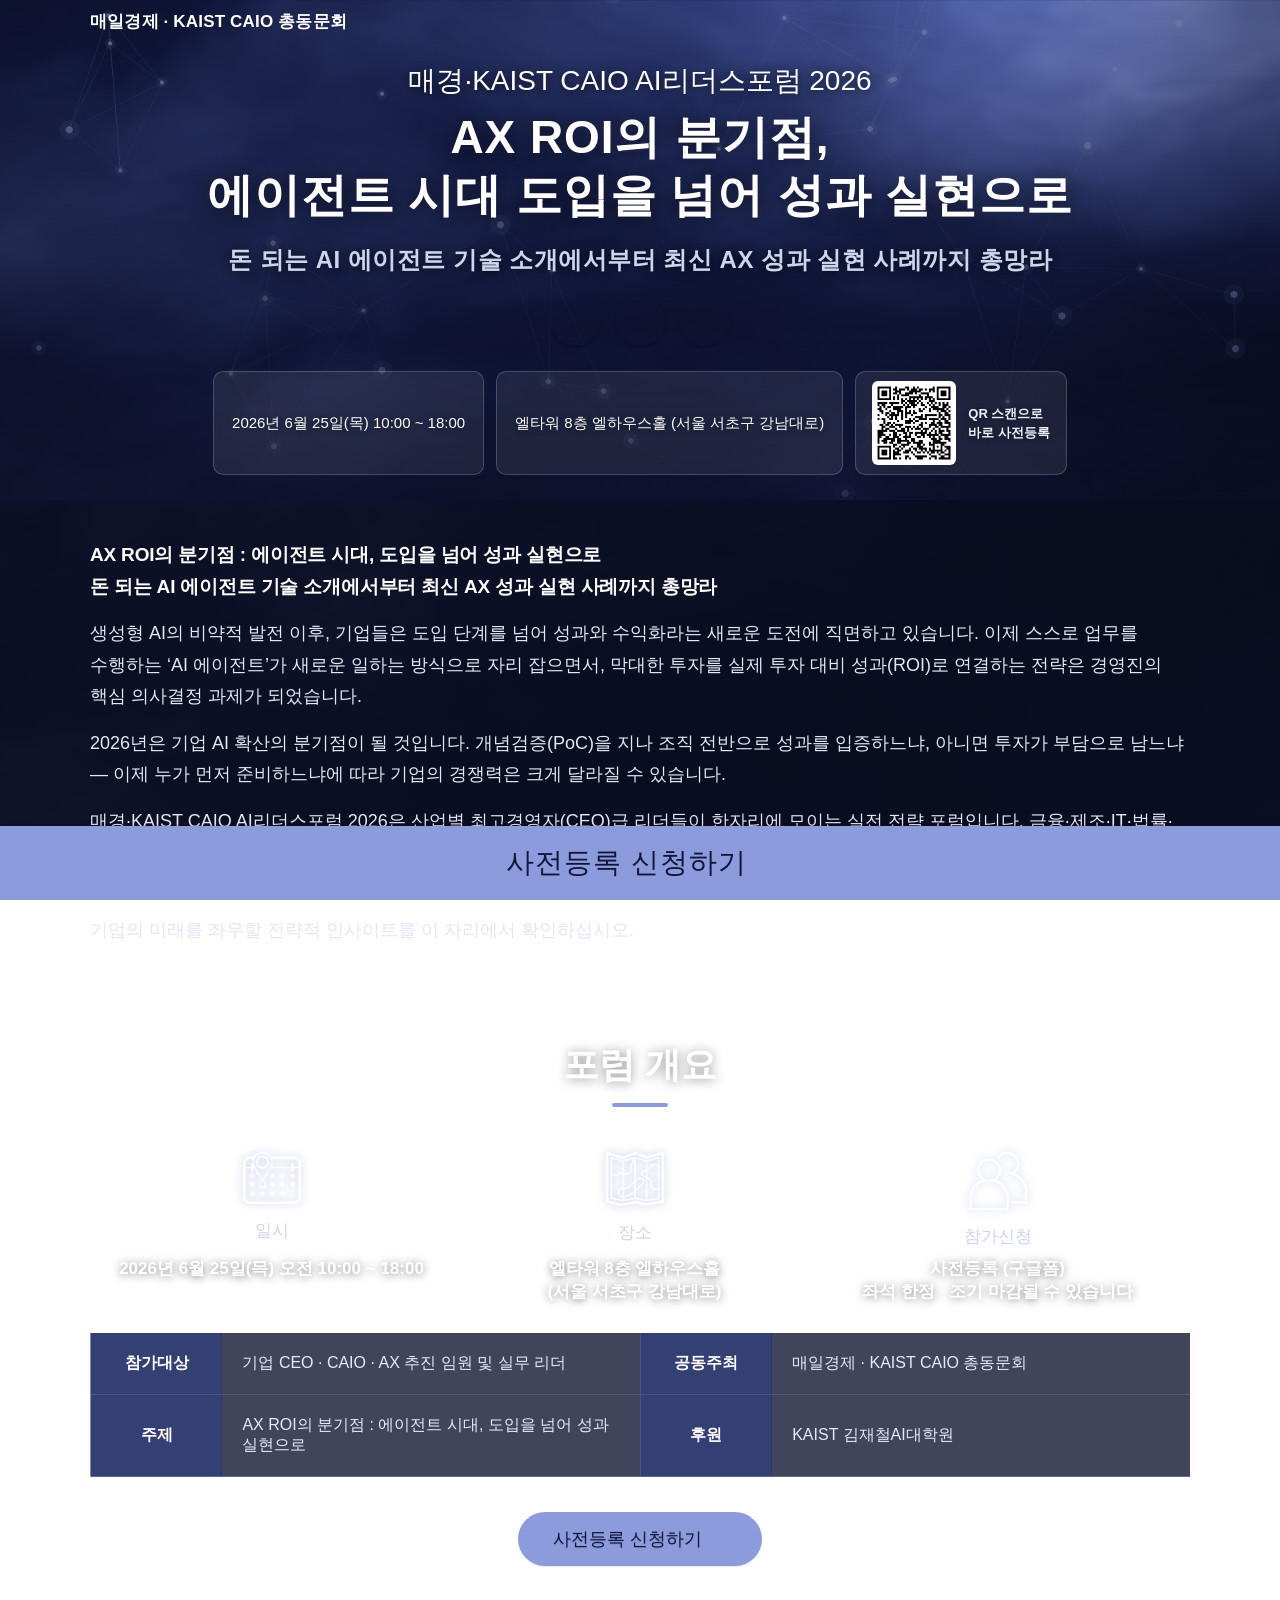
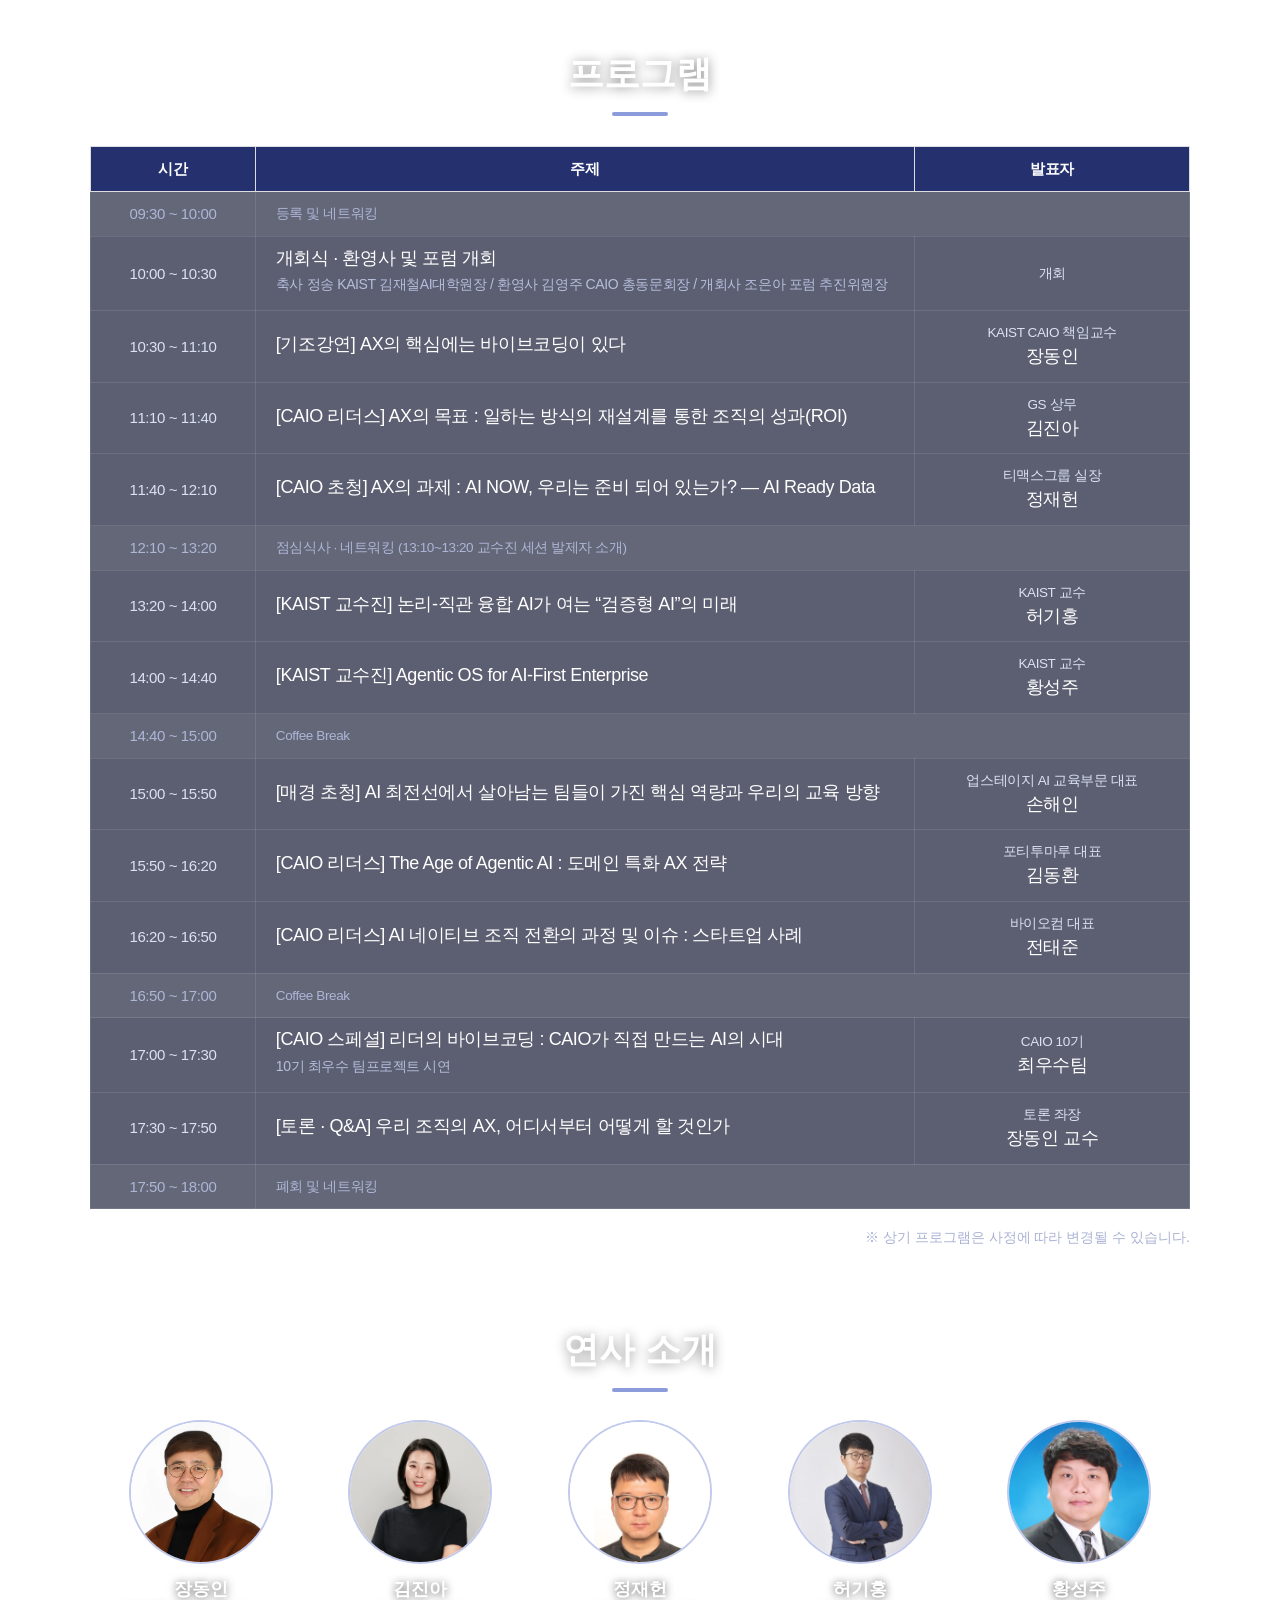
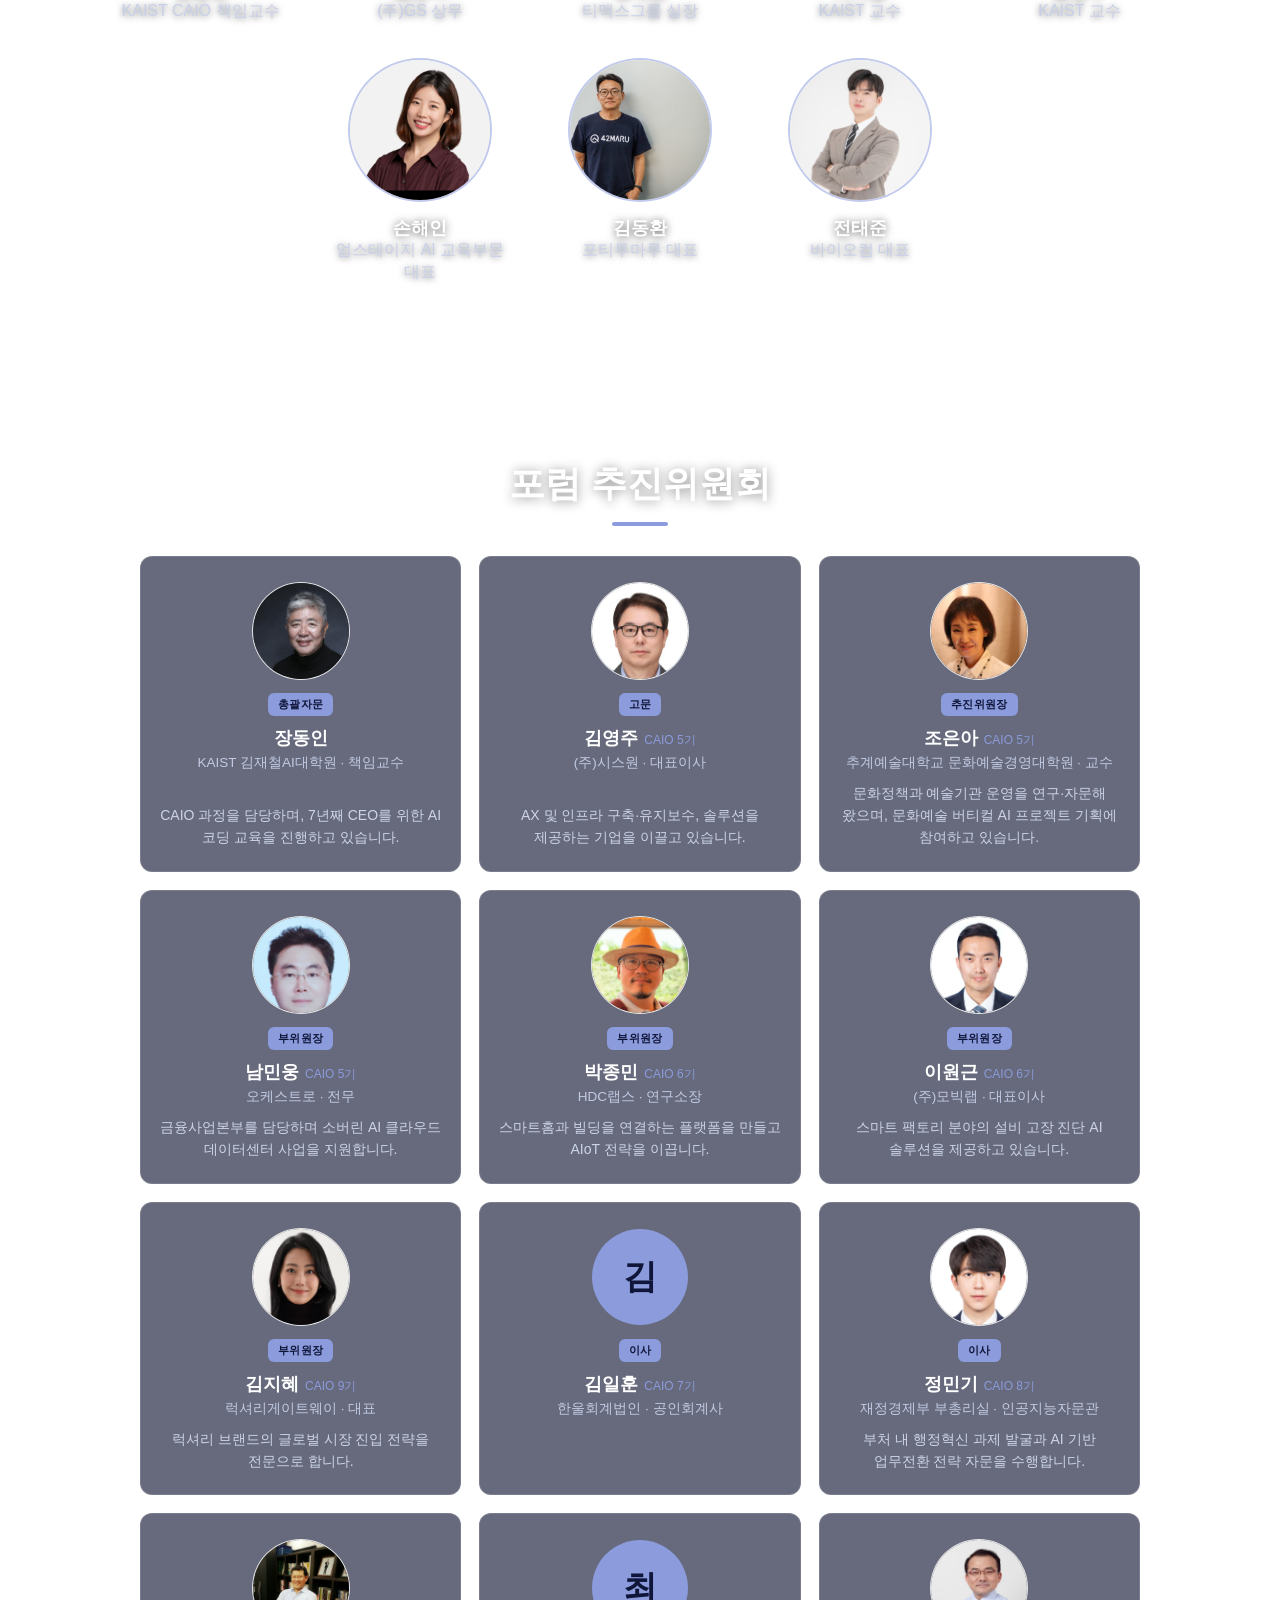
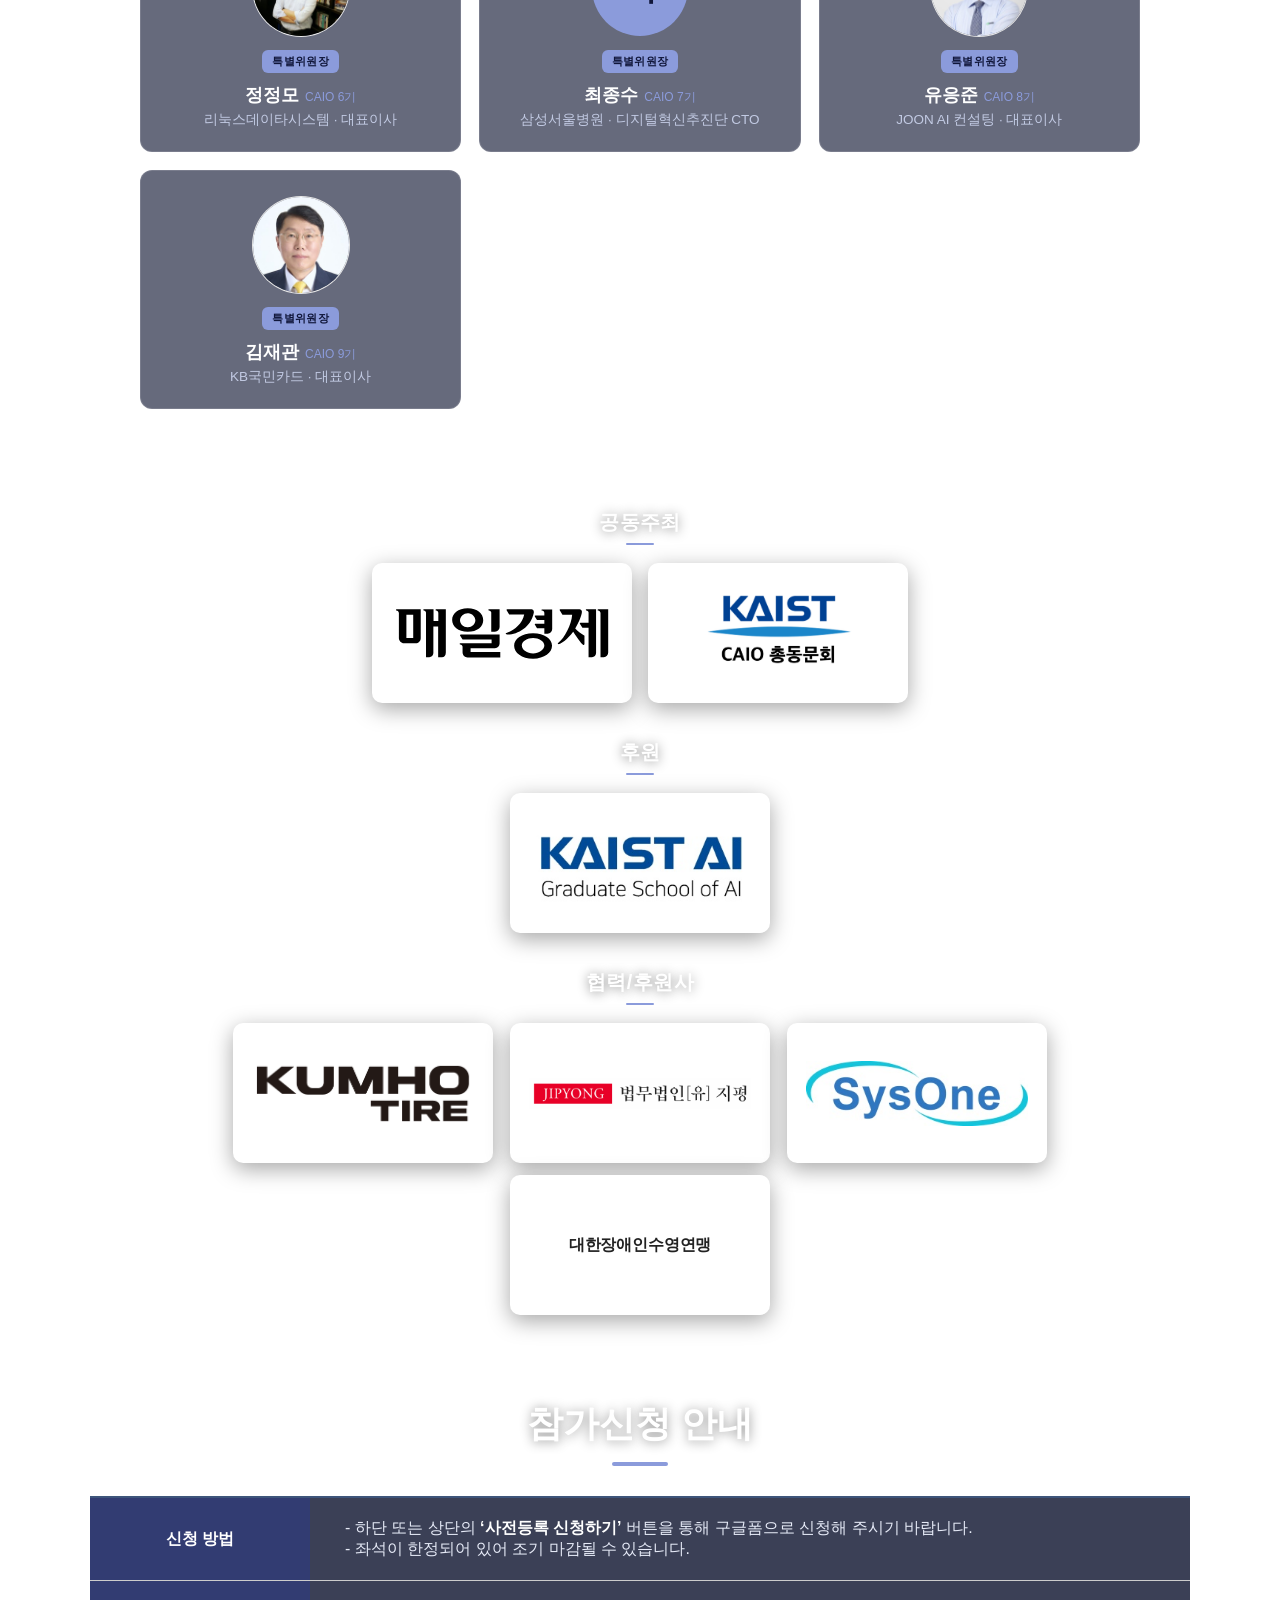
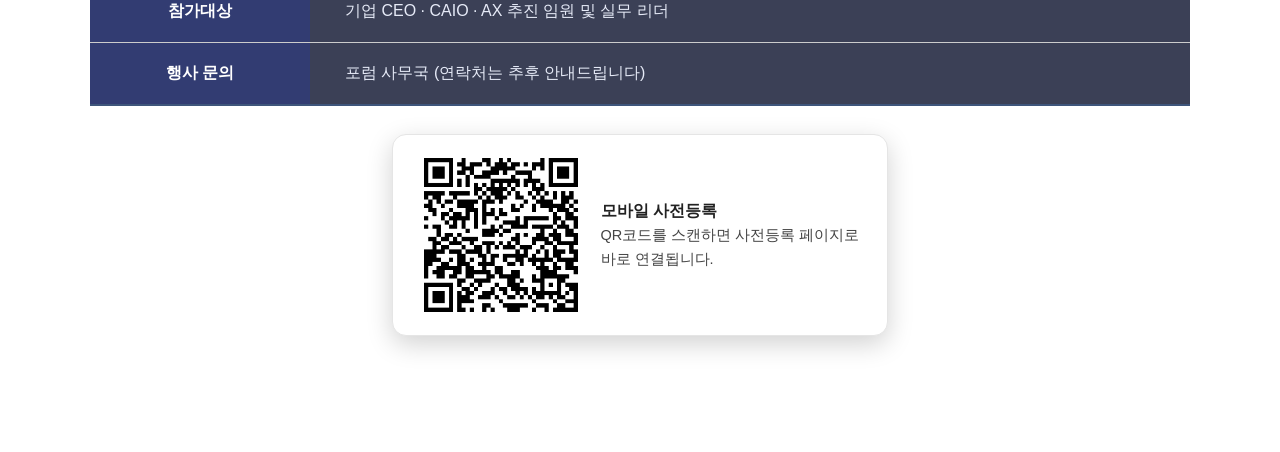
<file: v7.html>
<!DOCTYPE html>
<html lang="ko">
<head>
<meta charset="UTF-8" />
<meta http-equiv="X-UA-Compatible" content="IE=edge" />
<title>매경·KAIST CAIO AI리더스포럼 2026</title>
<meta name="viewport" content="width=device-width,initial-scale=1.0" />
<meta name="description" content="AX ROI의 분기점 : 에이전트 시대, 도입을 넘어 성과 실현으로 — 2026. 6. 25(목) 엘타워 8층 엘하우스홀. 매경·KAIST CAIO AI리더스포럼 2026." />
<meta property="og:type" content="article" />
<meta property="og:title" content="매경·KAIST CAIO AI리더스포럼 2026" />
<meta property="og:description" content="AX ROI의 분기점 : 에이전트 시대, 도입을 넘어 성과 실현으로 — 2026. 6. 25(목) 엘타워 8층 엘하우스홀" />
<meta property="og:image" content="https://dev-riverkim.github.io/ai-leaders-forum-2026/images/poster.jpg" />
<meta name="twitter:card" content="summary_large_image" />

<!-- etnews 컨퍼런스 템플릿 CSS (로컬) -->
<link rel="stylesheet" href="assets/conference.css" />
<link rel="stylesheet" href="assets/SpoqaHanSans-kr.css" type="text/css" />
<script src="assets/jquery-3.6.0.min.js"></script>
<script src="assets/jquery.cookie.js"></script>
<style>
  /* 하단 고정 신청바에 마지막 콘텐츠가 가려지지 않도록 본문 끝 여백 확보 */
  body{ padding-bottom:96px; }
  main .request_guide{ padding-bottom:20px; }
  @media(max-width:768px){ body{ padding-bottom:74px; } }

  /* 파트너 로고 균일화 (원본 로고 크기가 제각각이라 박스에 맞춰 정렬) */
  main .partner .thumb_partner{ display:inline-flex !important; align-items:center; justify-content:center; width:260px; height:140px; padding:18px; box-sizing:border-box; vertical-align:middle; overflow:hidden; }
  main .partner .thumb_partner a{ display:inline-flex !important; width:auto !important; height:auto !important; padding:0 !important; align-items:center; justify-content:center; }
  main .partner .thumb_partner img{ max-width:100% !important; max-height:84px !important; width:auto !important; height:auto !important; object-fit:contain; }

  /* 강사 사진: 원형 프레임(140x140)에 종횡비 무관하게 꽉 차도록 통일 */
  main .teacher .thumb_teacher > span img{ width:100% !important; height:100% !important; object-fit:cover; object-position:center top; display:block; }

  /* 강사 그리드·이름·직책 가운데 정렬 (행 전체 중앙 정렬) */
  main .teacher .list_teacher{ text-align:center; }
  main .teacher .thumb_teacher{ text-align:center; }
  main .teacher .thumb_teacher > strong,
  main .teacher .thumb_teacher > p{ text-align:center; width:100%; }

  /* 포럼 추진위원회 */
  main .committee{ padding:60px 0; }
  main .committee .cgrid{ display:grid; grid-template-columns:repeat(3,1fr); gap:18px; max-width:1000px; margin:0 auto; }
  @media(max-width:820px){ main .committee .cgrid{ grid-template-columns:repeat(2,1fr); } }
  @media(max-width:520px){ main .committee .cgrid{ grid-template-columns:1fr; } }
  main .committee .ccard{ background:#fff; border:1px solid #e5e5e5; border-radius:12px; padding:26px 18px 22px; text-align:center; }
  main .committee .ccard .cph{ width:96px; height:96px; border-radius:50%; margin:0 auto 14px; overflow:hidden; box-shadow:0 0 0 1px #e5e5e5; }
  main .committee .ccard .cph img{ width:100%; height:100%; object-fit:cover; object-position:center top; display:block; }
  main .committee .ccard .cph.ph-init{ display:flex; align-items:center; justify-content:center; background:#212E6E; color:#fff; font-size:34px; font-weight:700; box-shadow:none; }
  main .committee .ccard .role{ display:inline-block; font-size:12px; font-weight:700; color:#fff; background:#212E6E; border-radius:4px; padding:3px 10px; }
  main .committee .ccard .cnm{ font-size:18px; font-weight:700; color:#222; margin-top:10px; }
  main .committee .ccard .cnm .gi{ font-size:12px; font-weight:500; color:#d41d5d; margin-left:6px; }
  main .committee .ccard .cpos{ font-size:13.5px; color:#777; margin-top:4px; }
  main .committee .ccard .cdesc{ font-size:13px; color:#555; line-height:1.6; margin-top:10px; }
</style>
<style>
/* ===== Dark Image Theme (생성 래스터 배경 + 다크 글래스 + 가독성 수정 + 애니메이션) ===== */
body{ background:linear-gradient(rgba(9,13,32,.80),rgba(9,13,32,.93)), url("images/gen_bg.jpg") !important; background-attachment:fixed !important; background-size:cover !important; background-position:center !important; color:#dfe4f5 !important; }
header{ position:relative; overflow:hidden; background:linear-gradient(rgba(12,16,40,.40),rgba(11,15,38,.80)), url("images/gen_hero.jpg") !important; background-size:cover !important; background-position:center !important; }
header::after{ content:""; position:absolute; inset:0; pointer-events:none; background:radial-gradient(40% 50% at 80% 16%, #8B9BDB33, transparent 70%); animation:hglow 9s ease-in-out infinite alternate; }
header > .wrap{ position:relative; z-index:2; }
@keyframes hglow{ to{ opacity:.5; transform:translateX(-4%);} }
header .title h2{ color:#ffffff !important; text-shadow:0 2px 22px rgba(0,0,0,.6); }
header .title .subcopy,header .title .subcopy2,header .info p{ text-shadow:0 1px 10px rgba(0,0,0,.7) !important; } header .title .subcopy2{ color:#cdd5ee !important; }
main,main .about,main .outline,main .program,main .teacher,main .committee,main .partner,main .request_guide{ background:transparent !important; }
main h3{ color:#fff !important; position:relative; text-shadow:0 1px 12px rgba(0,0,0,.45); } main h3::after{ content:""; display:block; width:48px;height:4px;background:#8B9BDB;border-radius:3px;margin:14px auto 0; }
main .about article,main .about article p{ color:#e3e7f6 !important; } main .about article b{ color:#fff !important; }
main .outline ul li strong{ color:#fff !important; text-shadow:0 1px 8px rgba(0,0,0,.5); } main .outline .outline_icon span{ color:#cdd5ee !important; }
main .outline .outline_icon img{ filter:brightness(1.7) drop-shadow(0 0 5px #8B9BDB99); }
main .outline .outline_table{ background:rgba(18,23,52,.55) !important; border-color:rgba(255,255,255,.12) !important; }
main .outline .outline_table th{ background:rgba(33,46,110,.78) !important; color:#fff !important; border-color:rgba(255,255,255,.10) !important; }
main .outline .outline_table td{ background:rgba(18,23,52,.55) !important; color:#e6eaf7 !important; border-color:rgba(255,255,255,.10) !important; }
main .program .program_table{ background:rgba(15,20,46,.68) !important; }
main .program .program_table thead th{ background:rgba(33,46,110,.92) !important; color:#fff !important; }
main .program .program_table td{ color:#dbe1f3 !important; border-color:rgba(255,255,255,.10) !important; }
main .program .program_table tr.break td{ background:rgba(255,255,255,.05) !important; color:#aeb6d6 !important; }
main .program .program_table strong{ color:#fff !important; } main .program .program_table p{ color:#b6bedd !important; }
main .program .wrap > table td:nth-child(2){ text-align:left !important; }
main .teacher .thumb_teacher > strong{ color:#fff !important; text-shadow:0 1px 8px rgba(0,0,0,.65); }
main .teacher .thumb_teacher > p{ color:#c8d0e8 !important; text-shadow:0 1px 6px rgba(0,0,0,.55); }
main .teacher .thumb_teacher > span{ box-shadow:0 0 0 2px #8B9BDB88; }
main .committee .ccard{ background:rgba(17,22,50,.64) !important; border-color:rgba(255,255,255,.13) !important; }
main .committee .ccard .cnm{ color:#fff !important; } main .committee .ccard .cpos{ color:#c2cae3 !important; } main .committee .ccard .cdesc{ color:#cdd4e8 !important; font-size:14px !important; }
main .committee .ccard .role, main .committee .ccard .cph.ph-init{ background:#8B9BDB !important; color:#10163A !important; } main .committee .ccard .cnm .gi{ color:#8B9BDB !important; }
main .partner .thumb_partner{ background:#fff !important; border-radius:10px; border-color:rgba(255,255,255,.2) !important; box-shadow:0 6px 22px rgba(0,0,0,.35); }
main .request_guide table{ background:rgba(17,22,50,.6) !important; }
main .request_guide th{ background:rgba(33,46,110,.78) !important; color:#fff !important; border-color:rgba(255,255,255,.1) !important; }
main .request_guide td{ background:rgba(17,22,50,.55) !important; color:#e6eaf7 !important; border-color:rgba(255,255,255,.1) !important; }
main .request_guide td b{ color:#fff !important; } main .request_guide td p{ color:#e6eaf7 !important; }
main p.textalign-right{ color:#aab2d4 !important; }
main .outline .outline_btnWrap a.btn_register, footer .btn_register{ background-color:#8B9BDB !important; color:#10163A !important; }

body.anim-on section:not(.rv-in){ opacity:0; transform:translateY(22px); }
body.anim-on section{ transition:opacity .7s ease, transform .7s ease; }
@media(prefers-reduced-motion:reduce){ body.anim-on section{opacity:1 !important;transform:none !important;transition:none !important;} }
@media(prefers-reduced-motion:reduce){ header::after{animation:none !important;} }
</style>
<script>
$(function(){
  if(!(window.matchMedia && window.matchMedia('(prefers-reduced-motion: reduce)').matches)){
    document.body.classList.add('anim-on');
    var io=new IntersectionObserver(function(es){es.forEach(function(en){if(en.isIntersecting){en.target.classList.add('rv-in');io.unobserve(en.target);}});},{threshold:.08});
    document.querySelectorAll('main section').forEach(function(e){io.observe(e);});
  }
});
</script>
<style>
/* ===== Designer QA fixes ===== */
header .title h2{ font-size:46px !important; line-height:1.25em; letter-spacing:.02em; }
@media(max-width:800px){ header .title h2{ font-size:34px !important; } }
.snsWrap{ margin:20px 0 !important; }
main .about article p{ font-size:18px; line-height:1.75em; }
main .about article > p:first-child b{ font-size:19px; line-height:1.6; letter-spacing:-.01em; }
main h3::after{ width:56px !important; }
main .partner h3{ font-size:20px !important; font-weight:600; margin-bottom:12px !important; letter-spacing:.02em; }
main .partner h3::after{ width:28px !important; height:2px !important; margin-top:8px !important; }
main .outline .outline_icon img{ width:58px; }
main .committee .cgrid{ align-items:stretch; }
main .committee .ccard{ display:flex; flex-direction:column; align-items:center; }
main .committee .ccard .cdesc{ margin-top:auto; padding-top:10px; }
main .committee .ccard .role{ border-radius:6px; padding:4px 10px; font-size:11px; letter-spacing:.03em; }
main .program .program_table td:last-child{ font-size:13.5px; }
@media(max-width:600px){ footer .btn_register{ font-size:20px; padding:16px 20px; } }
</style>
<style>
/* 참가신청 QR 블록 */
.qr-block{ margin:28px auto 0; display:flex; align-items:center; justify-content:center; gap:20px; background:#fff; border:1px solid #e5e5e5; border-radius:14px; padding:20px 28px; width:fit-content; max-width:92%; box-shadow:0 8px 26px rgba(0,0,0,.18); }
.qr-block img{ width:128px; height:128px; display:block; }
.qr-block p{ margin:0; font-size:14.5px; color:#444 !important; line-height:1.65; text-align:left; }
.qr-block p b{ font-size:16px; color:#222 !important; }
@media(max-width:560px){ .qr-block{ flex-direction:column; text-align:center; } .qr-block p{ text-align:center; } }
</style>
<style>
/* 히어로 인포 칩 + QR (B안: 한 줄 정렬) */
header{ position:relative; }
header .info.info-chips{ display:flex; justify-content:center; align-items:stretch; gap:12px; flex-wrap:wrap; }
header .info-chips .chip{ display:flex; align-items:center; background:rgba(255,255,255,.08); border:1px solid rgba(255,255,255,.18); border-radius:10px; padding:12px 18px; font-size:15px; font-weight:500; color:#fff; text-shadow:0 1px 6px rgba(0,0,0,.45); }
header .info-chips .chip-qr{ gap:12px; padding:9px 16px; }
header .info-chips .chip-qr img{ width:84px; height:84px; background:#fff; padding:4px; border-radius:6px; box-sizing:border-box; display:block; }
header .info-chips .chip-qr b{ font-size:13px; color:#eef1fb; text-align:left; line-height:1.5; font-weight:600; text-shadow:0 1px 6px rgba(0,0,0,.45); }
@media(max-width:600px){ header .info-chips .chip-qr{ display:none; } }
/* 하단 QR 강화 (포스터·공유용) */
.qr-block img{ width:160px !important; height:160px !important; }
</style>
</head>
<body>

<header style="background:url('images/header_bg.jpg') no-repeat; background-size:cover;">
  <div class="wrap">
    <h1><span style="font-size:17px;color:#fff;font-weight:700;letter-spacing:.01em;">매일경제 · KAIST CAIO 총동문회</span></h1>
    <div class="title">
      <p class="subcopy">매경·KAIST CAIO AI리더스포럼 2026</p>
      <h2>AX ROI의 분기점,<br>에이전트 시대 도입을 넘어 성과 실현으로</h2>
      <p class="subcopy2">돈 되는 AI 에이전트 기술 소개에서부터 최신 AX 성과 실현 사례까지 총망라</p>
    </div>
    <div class="snsWrap">
      <p>
        <a href="#" id="sns-tw" title="트위터 공유하기" class="btn_twitter" target="_blank" rel="noopener"></a>
        <a href="#" id="sns-fb" title="페이스북 공유하기" class="btn_facebook" target="_blank" rel="noopener"></a>
        <a href="#" id="sns-url" title="URL 복사하기" class="btn_url"></a>
      </p>
    </div>
    <div class="info info-chips">
      <span class="chip">2026년 6월 25일(목) 10:00 ~ 18:00</span>
      <span class="chip">엘타워 8층 엘하우스홀 (서울 서초구 강남대로)</span>
      <span class="chip chip-qr" aria-hidden="true"><img src="qr.png" alt=""><b>QR 스캔으로<br>바로 사전등록</b></span>
    </div>
  </div>
</header>

<main role="main">
  <!-- 포럼 소개 -->
  <section class="about">
    <div class="wrap">
      <div class="h3_sub">
        <article>
          <p><b>AX ROI의 분기점 : 에이전트 시대, 도입을 넘어 성과 실현으로<br>
          돈 되는 AI 에이전트 기술 소개에서부터 최신 AX 성과 실현 사례까지 총망라</b></p>

          <p>생성형 AI의 비약적 발전 이후, 기업들은 도입 단계를 넘어 성과와 수익화라는 새로운 도전에 직면하고 있습니다. 이제 스스로 업무를 수행하는 ‘AI 에이전트’가 새로운 일하는 방식으로 자리 잡으면서, 막대한 투자를 실제 투자 대비 성과(ROI)로 연결하는 전략은 경영진의 핵심 의사결정 과제가 되었습니다.</p>

          <p>2026년은 기업 AI 확산의 분기점이 될 것입니다. 개념검증(PoC)을 지나 조직 전반으로 성과를 입증하느냐, 아니면 투자가 부담으로 남느냐 — 이제 누가 먼저 준비하느냐에 따라 기업의 경쟁력은 크게 달라질 수 있습니다.</p>

          <p>매경·KAIST CAIO AI리더스포럼 2026은 산업별 최고경영자(CEO)급 리더들이 한자리에 모이는 실전 전략 포럼입니다. 금융·제조·IT·법률·공공·바이오 등 각 산업 현장의 CAIO와 KAIST 교수진이 실제로 축적한 도입·확산·성과 모델을 공유하며, 리더가 직접 바이브코딩으로 에이전트를 구현해 조직의 문제를 푸는 실전 사례까지 무대에서 공개합니다.</p>

          <p>기업의 미래를 좌우할 전략적 인사이트를 이 자리에서 확인하십시오.</p>
        </article>
      </div>
    </div>
  </section>

  <!-- 포럼 개요 -->
  <section class="outline">
    <div class="wrap">
      <h3>포럼 개요</h3>
      <ul class="clearfix">
        <li>
          <div class="outline_icon"><img src="images/icon_outline01.png" alt="일시 아이콘"><span>일시</span></div>
          <strong>2026년 6월 25일(목) 오전 10:00 ~ 18:00</strong>
        </li>
        <li>
          <div class="outline_icon"><img src="images/icon_outline02.png" alt="장소 아이콘"><span>장소</span></div>
          <strong>엘타워 8층 엘하우스홀<br>(서울 서초구 강남대로)</strong>
        </li>
        <li>
          <div class="outline_icon"><img src="images/icon_outline03.png" alt="참가신청 아이콘"><span>참가신청</span></div>
          <strong>사전등록 (구글폼)<br>좌석 한정 · 조기 마감될 수 있습니다</strong>
        </li>
      </ul>

      <table class="clearfix outline_table">
        <colgroup><col width="12%"><col width="38%"><col width="12%"><col width="38%"></colgroup>
        <tr>
          <th>참가대상</th><td>기업 CEO · CAIO · AX 추진 임원 및 실무 리더</td>
          <th>공동주최</th><td>매일경제 · KAIST CAIO 총동문회</td>
        </tr>
        <tr>
          <th>주제</th><td>AX ROI의 분기점 : 에이전트 시대, 도입을 넘어 성과 실현으로</td>
          <th>후원</th><td>KAIST 김재철AI대학원</td>
        </tr>
      </table>

      <div class="outline_btnWrap">
        <a href="#" class="btn_register js-register" title="사전등록 신청하기">사전등록 신청하기<i></i></a>
      </div>
    </div>
  </section>

  <!-- 프로그램 -->
  <section class="program">
    <div class="wrap">
      <h3>프로그램</h3>
      <table class="program_table">
        <colgroup><col width="15%"><col width="*"><col width="25%"></colgroup>
        <thead><tr><th>시간</th><th>주제</th><th>발표자</th></tr></thead>
        <tbody>
          <tr class="break"><td>09:30 ~ 10:00</td><td colspan="2">등록 및 네트워킹</td></tr>
          <tr>
            <td>10:00 ~ 10:30</td>
            <td><strong>개회식 · 환영사 및 포럼 개회</strong><p>축사 정송 KAIST 김재철AI대학원장 / 환영사 김영주 CAIO 총동문회장 / 개회사 조은아 포럼 추진위원장</p></td>
            <td>개회</td>
          </tr>
          <tr>
            <td>10:30 ~ 11:10</td>
            <td><strong>[기조강연] AX의 핵심에는 바이브코딩이 있다</strong></td>
            <td>KAIST CAIO 책임교수<strong>장동인</strong></td>
          </tr>
          <tr>
            <td>11:10 ~ 11:40</td>
            <td><strong>[CAIO 리더스] AX의 목표 : 일하는 방식의 재설계를 통한 조직의 성과(ROI)</strong></td>
            <td>GS 상무<strong>김진아</strong></td>
          </tr>
          <tr>
            <td>11:40 ~ 12:10</td>
            <td><strong>[CAIO 초청] AX의 과제 : AI NOW, 우리는 준비 되어 있는가? — AI Ready Data</strong></td>
            <td>티맥스그룹 실장<strong>정재헌</strong></td>
          </tr>
          <tr class="break"><td>12:10 ~ 13:20</td><td colspan="2">점심식사 · 네트워킹 (13:10~13:20 교수진 세션 발제자 소개)</td></tr>
          <tr>
            <td>13:20 ~ 14:00</td>
            <td><strong>[KAIST 교수진] 논리-직관 융합 AI가 여는 “검증형 AI”의 미래</strong></td>
            <td>KAIST 교수<strong>허기홍</strong></td>
          </tr>
          <tr>
            <td>14:00 ~ 14:40</td>
            <td><strong>[KAIST 교수진] Agentic OS for AI-First Enterprise</strong></td>
            <td>KAIST 교수<strong>황성주</strong></td>
          </tr>
          <tr class="break"><td>14:40 ~ 15:00</td><td colspan="2">Coffee Break</td></tr>
          <tr>
            <td>15:00 ~ 15:50</td>
            <td><strong>[매경 초청] AI 최전선에서 살아남는 팀들이 가진 핵심 역량과 우리의 교육 방향</strong></td>
            <td>업스테이지 AI 교육부문 대표<strong>손해인</strong></td>
          </tr>
          <tr>
            <td>15:50 ~ 16:20</td>
            <td><strong>[CAIO 리더스] The Age of Agentic AI : 도메인 특화 AX 전략</strong></td>
            <td>포티투마루 대표<strong>김동환</strong></td>
          </tr>
          <tr>
            <td>16:20 ~ 16:50</td>
            <td><strong>[CAIO 리더스] AI 네이티브 조직 전환의 과정 및 이슈 : 스타트업 사례</strong></td>
            <td>바이오컴 대표<strong>전태준</strong></td>
          </tr>
          <tr class="break"><td>16:50 ~ 17:00</td><td colspan="2">Coffee Break</td></tr>
          <tr>
            <td>17:00 ~ 17:30</td>
            <td><strong>[CAIO 스페셜] 리더의 바이브코딩 : CAIO가 직접 만드는 AI의 시대</strong><p>10기 최우수 팀프로젝트 시연</p></td>
            <td>CAIO 10기<strong>최우수팀</strong></td>
          </tr>
          <tr>
            <td>17:30 ~ 17:50</td>
            <td><strong>[토론 · Q&amp;A] 우리 조직의 AX, 어디서부터 어떻게 할 것인가</strong></td>
            <td>토론 좌장<strong>장동인 교수</strong></td>
          </tr>
          <tr class="break"><td>17:50 ~ 18:00</td><td colspan="2">폐회 및 네트워킹</td></tr>
        </tbody>
      </table>
      <style>main .program .wrap > table td {text-align:center !important;} main .program .wrap > table td:nth-child(2) {text-align:left !important; padding-left:20px;}</style>
      <p class="textalign-right">※ 상기 프로그램은 사정에 따라 변경될 수 있습니다.</p>
    </div>
  </section>

  <!-- 연사 소개 -->
  <section class="teacher">
    <div class="wrap">
      <h3>연사 소개</h3>
      <div class="list_teacher clearfix">

        <div id="lecturer2_btn" class="thumb_teacher"><span><img src="images/jangdongin.webp" width="130"></span><strong>장동인</strong><p>KAIST CAIO 책임교수</p></div>
        <div id="record2_modal" class="modal"><div class="modalWrap"><span class="close" title="닫기">&times;</span><div class="modal-content"><p><b>[기조강연] AX의 핵심에는 바이브코딩이 있다</b><br><br>現 KAIST 김재철AI대학원 CAIO 담당 책임교수 / AiBB Lab 대표<br>7년째 CEO를 위한 AI 코딩 교육 진행<br>前 한국테라데이타 부사장, SAS코리아 부사장 등 역임<br><br>AX(AI 전환)를 성과로 연결하는 핵심 동력으로서의 ‘바이브코딩’을 조망하고, 리더가 직접 AI를 활용해 조직의 문제를 푸는 방향을 제시합니다.</p></div></div></div>

        <div id="lecturer3_btn" class="thumb_teacher"><span><img src="images/kimjina.webp" width="130"></span><strong>김진아</strong><p>(주)GS 상무</p></div>
        <div id="record3_modal" class="modal"><div class="modalWrap"><span class="close" title="닫기">&times;</span><div class="modal-content"><p><b>[CAIO 리더스] AX의 목표 : 일하는 방식의 재설계를 통한 조직의 성과(ROI)</b><br>(주)GS 상무 · AX 조직 52g<br><br>GS그룹 AX 조직 52g가 6년간 정유공장·발전소·물류센터·편의점·고객센터 현장에서 추진한 혁신 사례를 통해, 기술 도입을 넘어 실제 업무 변화와 성과로 이어지는 방법을 공유합니다. AI를 조직문화와 일하는 방식의 변화로 연결하는 리더십·변화관리 원칙을 다룹니다.</p></div></div></div>

        <div id="lecturer4_btn" class="thumb_teacher"><span><img src="images/jeongjaeheon.webp" width="130"></span><strong>정재헌</strong><p>티맥스그룹 실장</p></div>
        <div id="record4_modal" class="modal"><div class="modalWrap"><span class="close" title="닫기">&times;</span><div class="modal-content"><p><b>[CAIO 초청] AX의 과제 : AI NOW, 우리는 준비 되어 있는가? — AI Ready Data</b><br>Tmax그룹 실장 · 前 오케스트로 AGI 대표<br><br>에이전트는 구매가 아니라 보안·인프라·데이터 3대 전제 위에서 작동합니다. 경쟁력이 비정형·실시간 데이터의 표준화(ARD)로 이동하는 흐름과, 운영 가능한 AI 학습데이터를 만드는 글로벌 표준·프로세스, 한국형 소버린 AI 전략까지 제시합니다.</p></div></div></div>

        <div id="lecturer5_btn" class="thumb_teacher"><span><img src="images/heogihong.jpg" width="130"></span><strong>허기홍</strong><p>KAIST 교수</p></div>
        <div id="record5_modal" class="modal"><div class="modalWrap"><span class="close" title="닫기">&times;</span><div class="modal-content"><p><b>[KAIST 교수진] 논리-직관 융합 AI가 여는 “검증형 AI”의 미래</b><br>KAIST 교수<br><br>신경망 기반 AI는 지시를 올바로 따르는지 엄밀히 판단하기 어렵습니다. 뛰어난 직관의 언어 모델과 엄밀한 논리의 검증 시스템이 결합되는 ‘검증형 AI’의 미래를 함께 그립니다.</p></div></div></div>

        <div id="lecturer6_btn" class="thumb_teacher"><span><img src="images/hwangseongju.jpg" width="130"></span><strong>황성주</strong><p>KAIST 교수</p></div>
        <div id="record6_modal" class="modal"><div class="modalWrap"><span class="close" title="닫기">&times;</span><div class="modal-content"><p><b>[KAIST 교수진] Agentic OS for AI-First Enterprise</b><br>KAIST 교수<br><br>AI-First 기업으로 전환하기 위한 에이전트 기반 운영체계(Agentic OS)의 개념과 방향을 제시합니다.</p></div></div></div>

        <div id="lecturer7_btn" class="thumb_teacher"><span><img src="images/sonhaein.png" width="130"></span><strong>손해인</strong><p>업스테이지 AI 교육부문 대표</p></div>
        <div id="record7_modal" class="modal"><div class="modalWrap"><span class="close" title="닫기">&times;</span><div class="modal-content"><p><b>[매경 초청] AI 최전선에서 살아남는 팀들이 가진 핵심 역량과 우리의 교육 방향</b><br>업스테이지 AI 교육부문 대표 · 창업 멤버<br><br>AlphaGo·ChatGPT·Agent 시대로 파도가 빨라지며 기업이 원하는 인재상도 달라졌습니다. NVIDIA·업스테이지 최전선에서 목격한 살아남는 팀의 공통 역량과, 에이전트 시대 교육이 바꿔야 할 지점을 구체적으로 풀어냅니다.</p></div></div></div>

        <div id="lecturer8_btn" class="thumb_teacher"><span><img src="images/kimdonghwan.jpg" width="130"></span><strong>김동환</strong><p>포티투마루 대표</p></div>
        <div id="record8_modal" class="modal"><div class="modalWrap"><span class="close" title="닫기">&times;</span><div class="modal-content"><p><b>[CAIO 리더스] The Age of Agentic AI : 도메인 특화 AX 전략</b><br>포티투마루 대표 · 국가AI전략위 공공AX 위원<br><br>딥러닝 기반 AI의 발전 흐름을 돌아보고, Generative를 넘어 Agentic AI 기반의 산업·공공·행정 혁신으로 생산성과 글로벌 경쟁력을 확보한 사례를 공유합니다. 금융·제조·전자·법률·헬스케어·공공 등 도메인별 특화 AX 전략을 함께 고민합니다.</p></div></div></div>

        <div id="lecturer9_btn" class="thumb_teacher"><span><img src="images/jeontaejun.jpg" width="130"></span><strong>전태준</strong><p>바이오컴 대표</p></div>
        <div id="record9_modal" class="modal"><div class="modalWrap"><span class="close" title="닫기">&times;</span><div class="modal-content"><p><b>[CAIO 리더스] AI 네이티브 조직 전환의 과정 및 이슈 : 스타트업 사례</b><br>바이오컴 대표 · KAIST CAIO 과정 대상<br><br>AI를 도입한 회사는 많지만 성과를 매출·비용으로 증명하는 회사는 드뭅니다. AI가 안전하고 측정 가능하게 일하도록 만드는 운영 체계를 다루며, 인당 생산성을 끌어올리는 방법과 자산이 되는 에이전트의 차이를 직접 운영·검증한 경험으로 제시합니다.</p></div></div></div>

      </div>
    </div>
  </section>

  <!-- 포럼 추진위원회 -->
  <section class="committee">
    <div class="wrap">
      <h3>포럼 추진위원회</h3>
      <div class="cgrid">
        <div class="ccard"><div class="cph"><img src="images/comm_jangdongin.jpg" alt="장동인"></div><span class="role">총괄자문</span><div class="cnm">장동인</div><div class="cpos">KAIST 김재철AI대학원 · 책임교수</div><div class="cdesc">CAIO 과정을 담당하며, 7년째 CEO를 위한 AI 코딩 교육을 진행하고 있습니다.</div></div>
        <div class="ccard"><div class="cph"><img src="images/comm_kimyoungju.jpg" alt="김영주"></div><span class="role">고문</span><div class="cnm">김영주<span class="gi">CAIO 5기</span></div><div class="cpos">(주)시스원 · 대표이사</div><div class="cdesc">AX 및 인프라 구축·유지보수, 솔루션을 제공하는 기업을 이끌고 있습니다.</div></div>
        <div class="ccard"><div class="cph"><img src="images/comm_joeuna.jpg" alt="조은아"></div><span class="role">추진위원장</span><div class="cnm">조은아<span class="gi">CAIO 5기</span></div><div class="cpos">추계예술대학교 문화예술경영대학원 · 교수</div><div class="cdesc">문화정책과 예술기관 운영을 연구·자문해 왔으며, 문화예술 버티컬 AI 프로젝트 기획에 참여하고 있습니다.</div></div>
        <div class="ccard"><div class="cph"><img src="images/comm_nammin.jpg" alt="남민웅"></div><span class="role">부위원장</span><div class="cnm">남민웅<span class="gi">CAIO 5기</span></div><div class="cpos">오케스트로 · 전무</div><div class="cdesc">금융사업본부를 담당하며 소버린 AI 클라우드 데이터센터 사업을 지원합니다.</div></div>
        <div class="ccard"><div class="cph"><img src="images/comm_parkjongmin.jpg" alt="박종민"></div><span class="role">부위원장</span><div class="cnm">박종민<span class="gi">CAIO 6기</span></div><div class="cpos">HDC랩스 · 연구소장</div><div class="cdesc">스마트홈과 빌딩을 연결하는 플랫폼을 만들고 AIoT 전략을 이끕니다.</div></div>
        <div class="ccard"><div class="cph"><img src="images/comm_leewongeun.jpg" alt="이원근"></div><span class="role">부위원장</span><div class="cnm">이원근<span class="gi">CAIO 6기</span></div><div class="cpos">(주)모빅랩 · 대표이사</div><div class="cdesc">스마트 팩토리 분야의 설비 고장 진단 AI 솔루션을 제공하고 있습니다.</div></div>
        <div class="ccard"><div class="cph"><img src="images/comm_kimjihye.jpg" alt="김지혜"></div><span class="role">부위원장</span><div class="cnm">김지혜<span class="gi">CAIO 9기</span></div><div class="cpos">럭셔리게이트웨이 · 대표</div><div class="cdesc">럭셔리 브랜드의 글로벌 시장 진입 전략을 전문으로 합니다.</div></div>
        <div class="ccard"><div class="cph ph-init">김</div><span class="role">이사</span><div class="cnm">김일훈<span class="gi">CAIO 7기</span></div><div class="cpos">한울회계법인 · 공인회계사</div></div>
        <div class="ccard"><div class="cph"><img src="images/comm_jeongmingi.jpg" alt="정민기"></div><span class="role">이사</span><div class="cnm">정민기<span class="gi">CAIO 8기</span></div><div class="cpos">재정경제부 부총리실 · 인공지능자문관</div><div class="cdesc">부처 내 행정혁신 과제 발굴과 AI 기반 업무전환 전략 자문을 수행합니다.</div></div>
        <div class="ccard"><div class="cph"><img src="images/comm_jeongjeongmo.jpg" alt="정정모"></div><span class="role">특별위원장</span><div class="cnm">정정모<span class="gi">CAIO 6기</span></div><div class="cpos">리눅스데이타시스템 · 대표이사</div></div>
        <div class="ccard"><div class="cph ph-init">최</div><span class="role">특별위원장</span><div class="cnm">최종수<span class="gi">CAIO 7기</span></div><div class="cpos">삼성서울병원 · 디지털혁신추진단 CTO</div></div>
        <div class="ccard"><div class="cph"><img src="images/comm_yoeungjun.jpg" alt="유응준"></div><span class="role">특별위원장</span><div class="cnm">유응준<span class="gi">CAIO 8기</span></div><div class="cpos">JOON AI 컨설팅 · 대표이사</div></div>
        <div class="ccard"><div class="cph"><img src="images/comm_kimjaekwan.jpg" alt="김재관"></div><span class="role">특별위원장</span><div class="cnm">김재관<span class="gi">CAIO 9기</span></div><div class="cpos">KB국민카드 · 대표이사</div></div>
      </div>
    </div>
  </section>

  <!-- 공동주최 · 후원 -->
  <section class="partner">
    <div class="wrap">
      <h3>공동주최</h3>
      <div class="list_partner">
        <span class="thumb_partner"><img src="images/logo_mk_official.svg" alt="매일경제" style="max-height:44px;"></span>
        <span class="thumb_partner"><a href="http://www.kaist.ac.kr/kr/" target="_blank" rel="noopener"><img src="images/logo_kaist.jpg" alt="KAIST CAIO 총동문회"></a></span>
      </div>
      <h3>후원</h3>
      <div class="list_partner">
        <span class="thumb_partner"><a href="http://gsai.kaist.ac.kr/?lang=ko" target="_blank" rel="noopener"><img src="images/logo_kaistai.jpg" alt="KAIST 김재철AI대학원"></a></span>
      </div>
      <h3>협력/후원사</h3>
      <div class="list_partner">
        <span class="thumb_partner"><a href="https://www.kumhotire.co.kr" target="_blank" rel="noopener"><img src="images/logo_kumho.png" alt="금호타이어"></a></span>
        <span class="thumb_partner"><a href="https://www.jipyong.com" target="_blank" rel="noopener"><img src="images/logo_jipyong.png" alt="법무법인 지평"></a></span>
        <span class="thumb_partner"><a href="http://www.sysone.co.kr/" target="_blank" rel="noopener"><img src="images/logo_sysone.jpg" alt="시스원"></a></span>
        <span class="thumb_partner" style="color:#222;font-size:16px;font-weight:700;letter-spacing:-.01em;"><a href="https://swimming.koreanpc.kr" target="_blank" rel="noopener" style="text-decoration:none;color:#222;">대한장애인수영연맹</a></span>
      </div>
    </div>
  </section>

  <!-- 참가신청 안내 -->
  <section class="request_guide">
    <div class="wrap">
      <h3>참가신청 안내</h3>
      <table>
        <colgroup><col width="20%"><col width="80%"></colgroup>
        <tr>
          <th>신청 방법</th>
          <td>
            <p>- 하단 또는 상단의 <b>‘사전등록 신청하기’</b> 버튼을 통해 구글폼으로 신청해 주시기 바랍니다.</p>
            <p>- 좌석이 한정되어 있어 조기 마감될 수 있습니다.</p>
          </td>
        </tr>
        <tr>
          <th>참가대상</th>
          <td><p>기업 CEO · CAIO · AX 추진 임원 및 실무 리더</p></td>
        </tr>
        <tr>
          <th>행사 문의</th>
          <td><p>포럼 사무국 (연락처는 추후 안내드립니다)</p></td>
        </tr>
      </table>

      <div class="qr-block">
        <img src="qr.png" alt="사전등록 QR코드">
        <p><b>모바일 사전등록</b><br>QR코드를 스캔하면 사전등록 페이지로<br>바로 연결됩니다.</p>
      </div>
    </div>
  </section>
</main>

<footer>
  <a href="#top" title="맨 위로" class="btn_gotop"><img src="images/btn_gotop.png"></a>
  <a href="#" title="사전등록 신청하기" class="btn_register js-register">사전등록 신청하기<i></i></a>
</footer>

<script>
  // ===== 구글폼 신청 링크 (받으면 이 값만 교체) =====
  var REGISTER_URL = "https://docs.google.com/forms/d/e/1FAIpQLScuz4HVtLLdzOOgcEcVKXNpfKAYTQOdwJYebZCxMklvXIc5TQ/viewform";

  $(function(){
    // 신청 버튼 동작
    $(".js-register").on("click", function(e){
      e.preventDefault();
      if(REGISTER_URL){ window.open(REGISTER_URL, "_blank"); }
      else { alert("사전등록 링크는 준비 중입니다. 곧 오픈됩니다."); }
    });

    // 강사 모달
    for (var i=1;i<=20;i++){
      if ($("#lecturer"+i+"_btn").length<=0) continue;
      if ($("#record"+i+"_modal").length>0){
        $("#lecturer"+i+"_btn").css("cursor","pointer").on("click", function(){
          var id = this.id.replace("lecturer","#record").replace("btn","modal");
          $(id).css("display","flex");
        });
      }
    }
    $(".close").on("click", function(){ $(this).closest(".modal").hide(); });
    window.onclick = function(event){
      var t = event.target;
      if (t.className === "modal") t.style.display = "none";
    };

    // 맨 위로
    $(window).scroll(function(){
      if ($(this).scrollTop() > 200) $(".btn_gotop").fadeIn();
      else $(".btn_gotop").fadeOut();
    });
    $(".btn_gotop").click(function(){ $("html, body").animate({scrollTop:0}, 400); return false; });

    // SNS 공유
    var url = location.href.split('#')[0];
    var title = "매경·KAIST CAIO AI리더스포럼 2026";
    $("#sns-tw").attr("href","https://twitter.com/intent/tweet?text="+encodeURIComponent(title)+"&url="+encodeURIComponent(url));
    $("#sns-fb").attr("href","https://www.facebook.com/sharer/sharer.php?u="+encodeURIComponent(url));
    $("#sns-url").on("click", function(e){
      e.preventDefault();
      if(navigator.clipboard){ navigator.clipboard.writeText(url).then(function(){alert("주소가 복사되었습니다.");}); }
      else { prompt("Ctrl+C로 복사하세요.", url); }
    });
  });
</script>
</body>
</html>
</file>
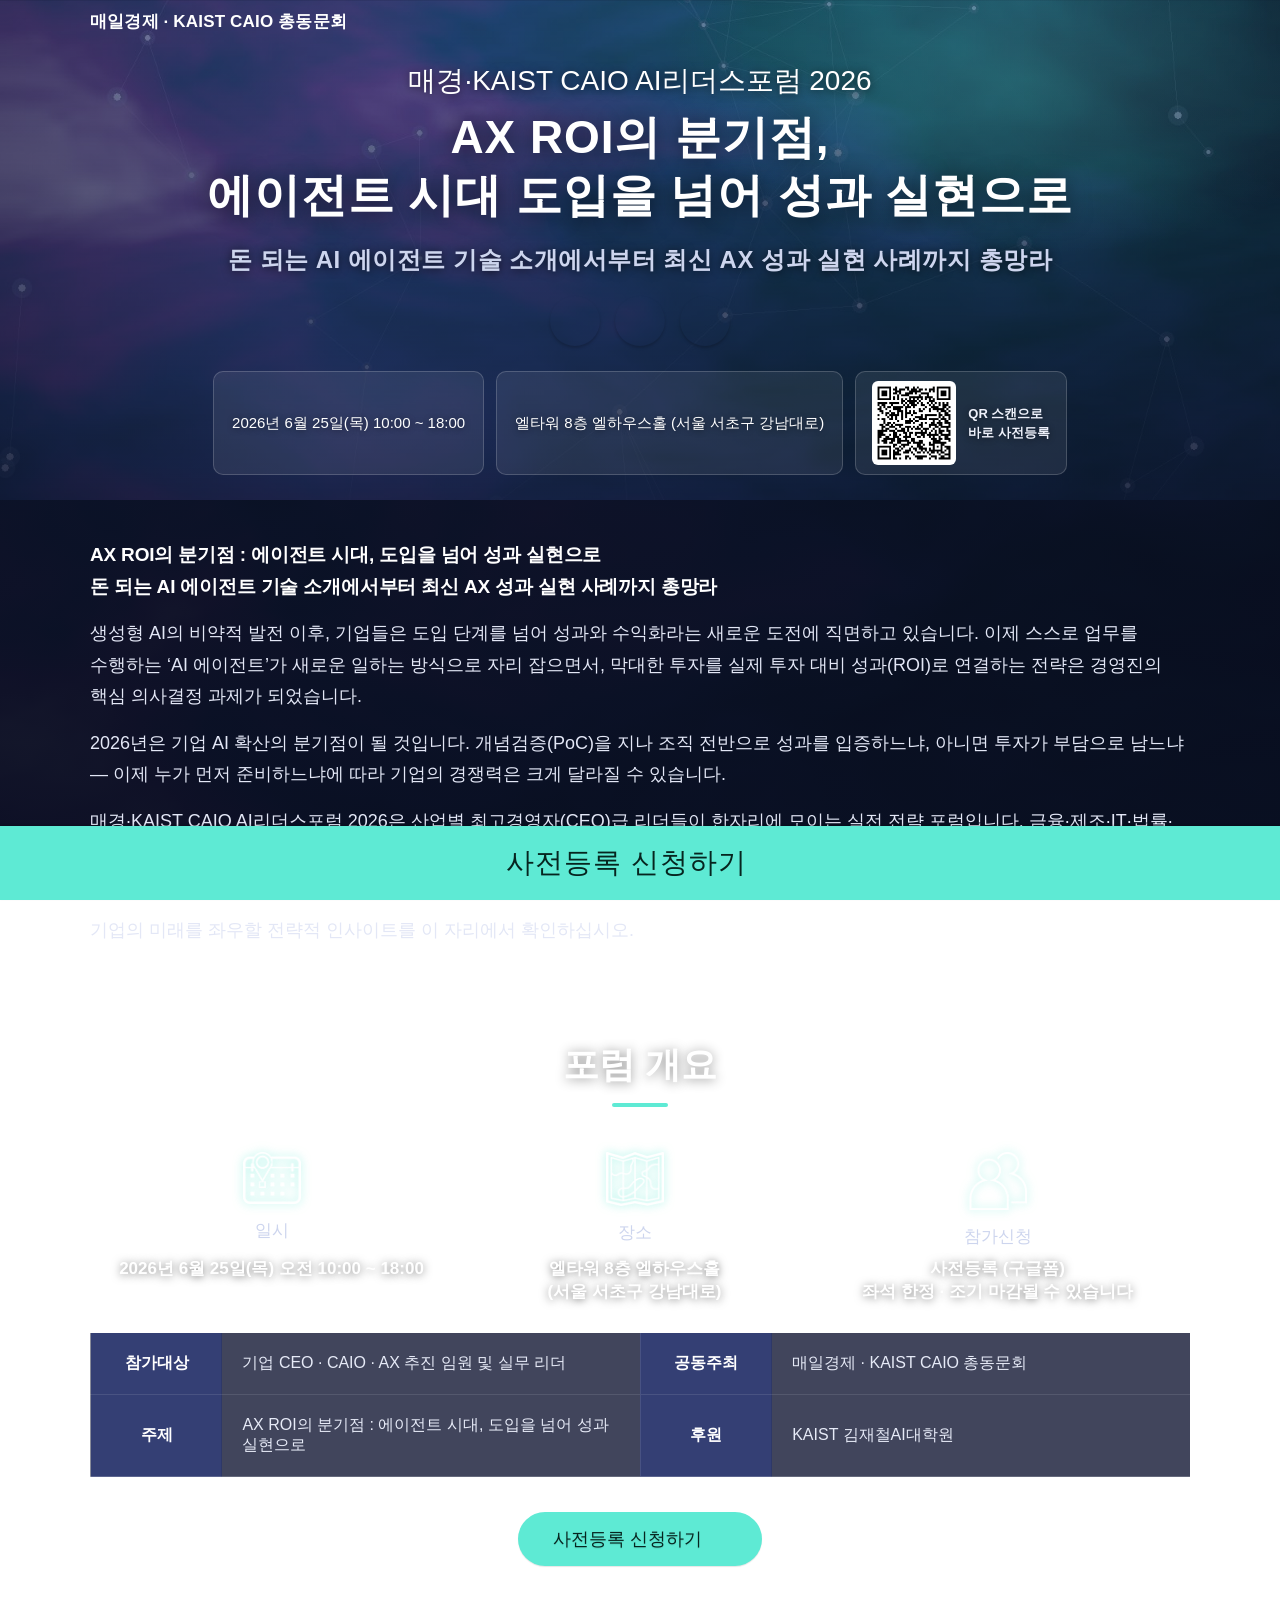
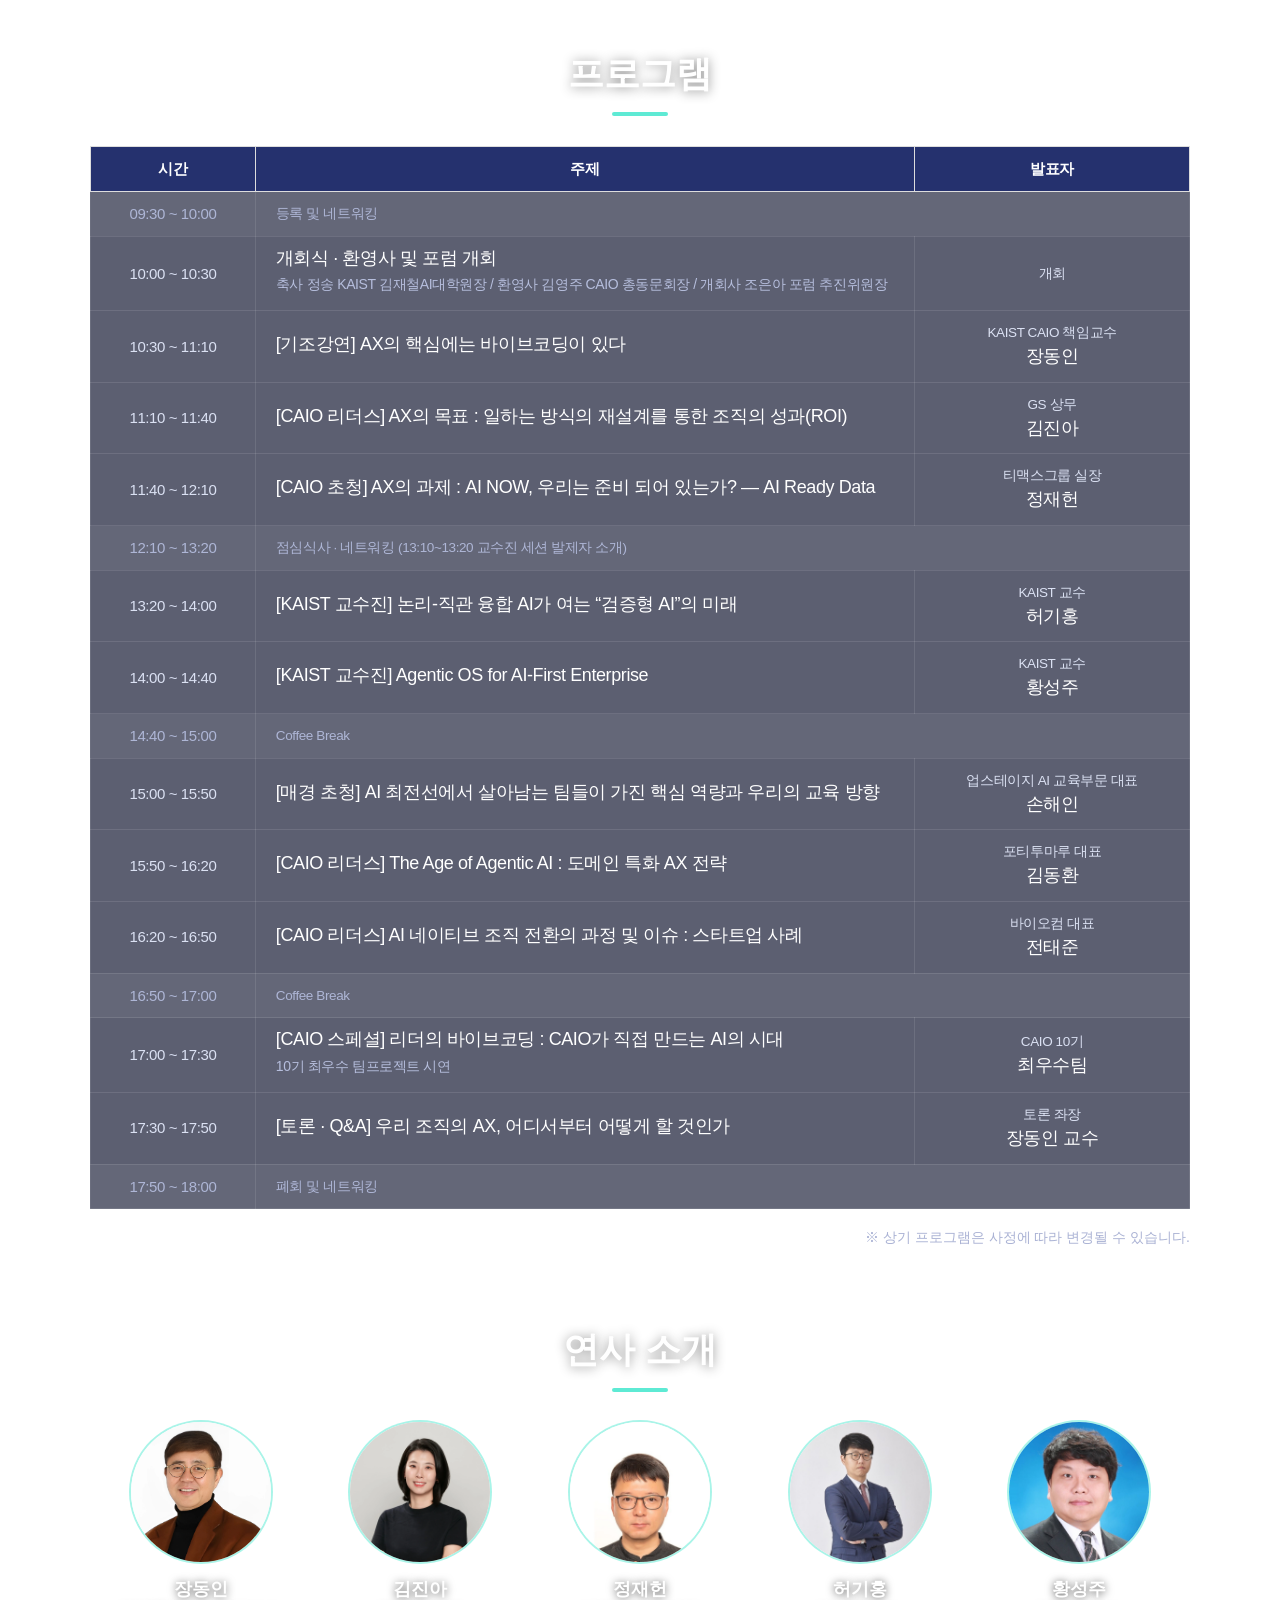
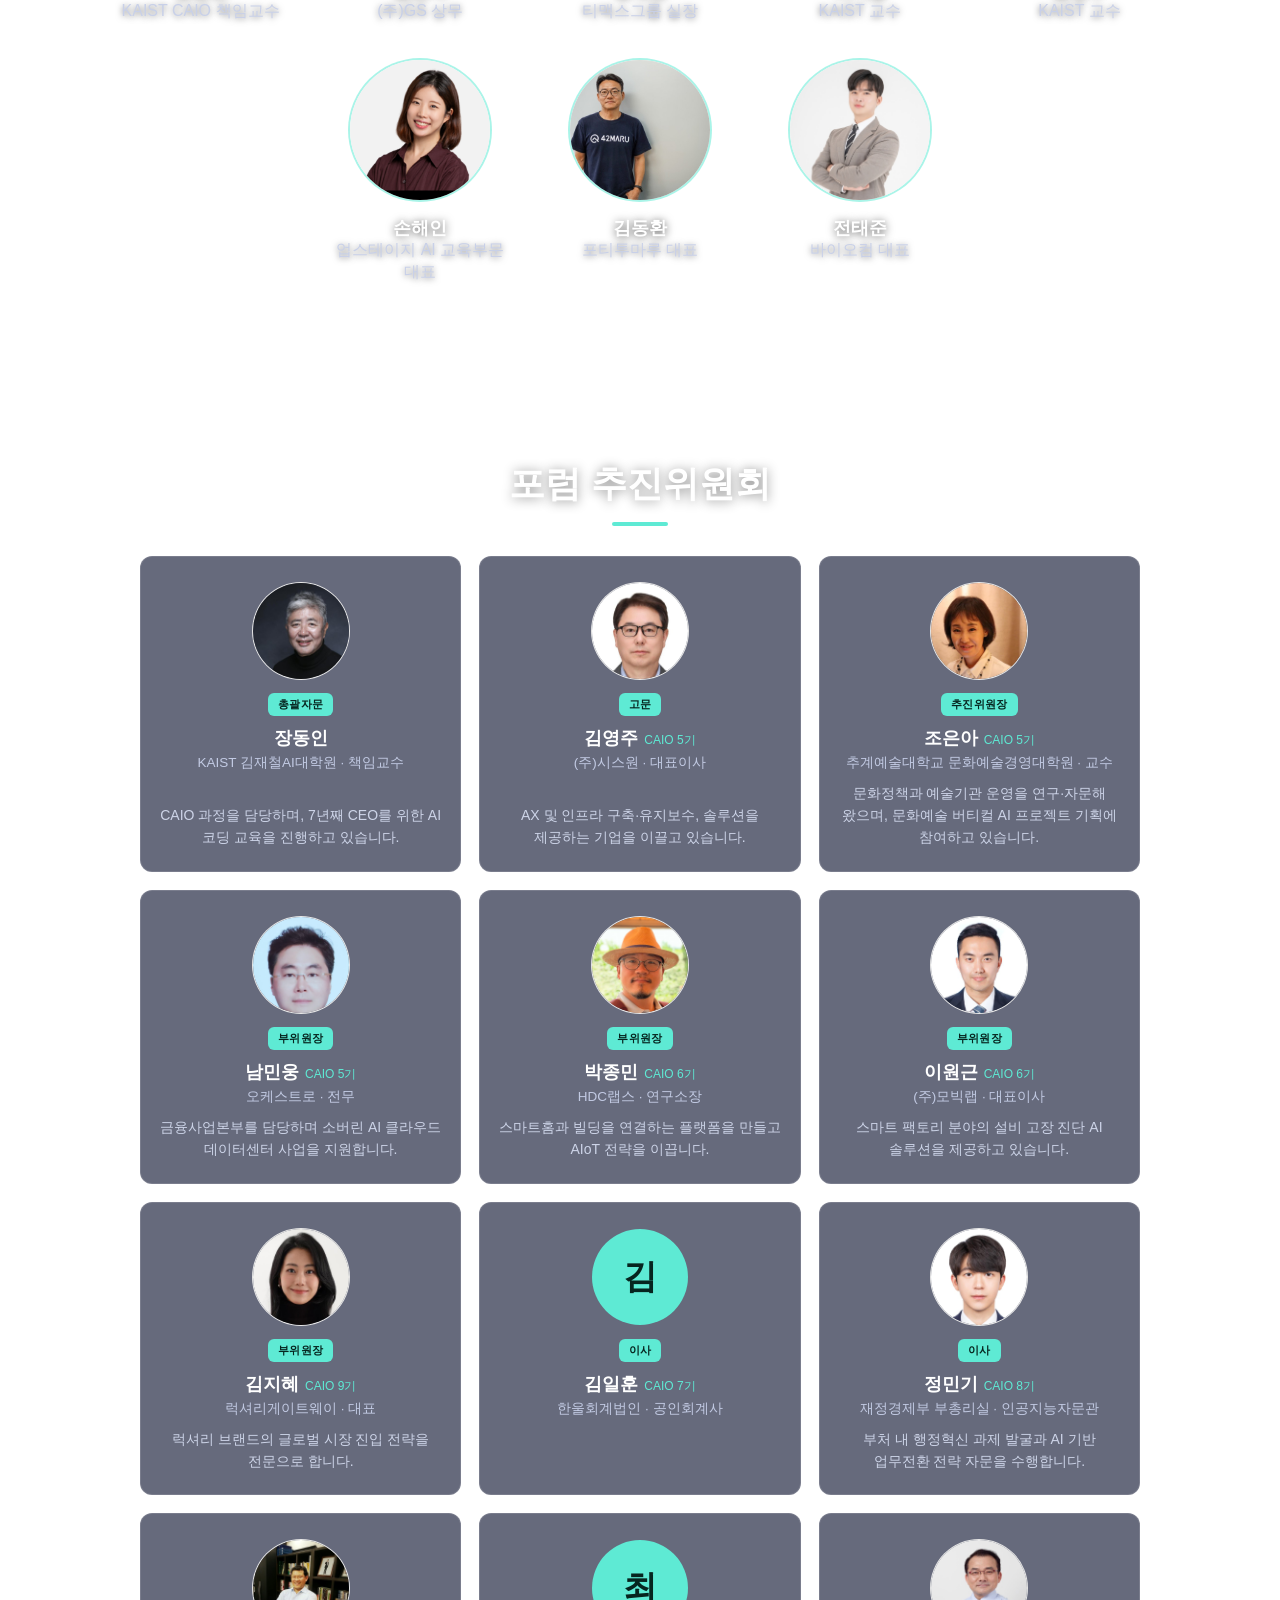
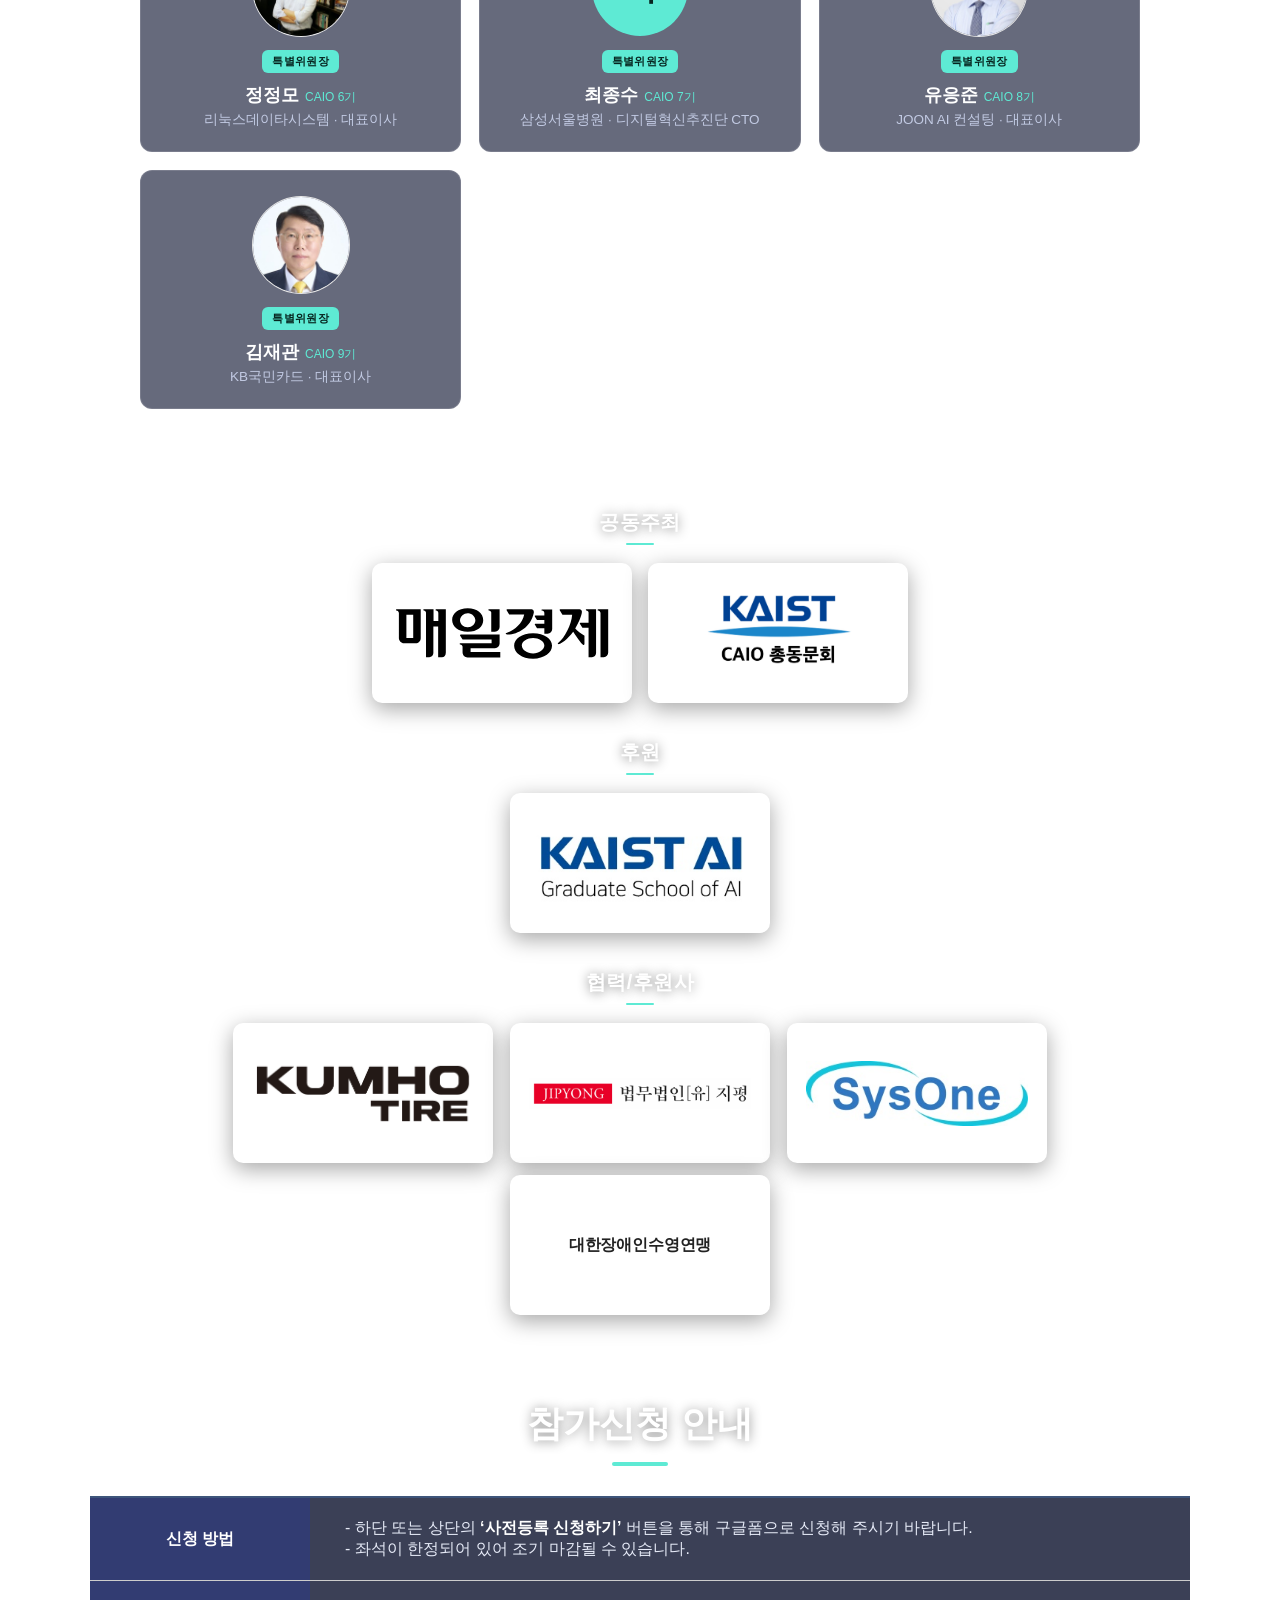
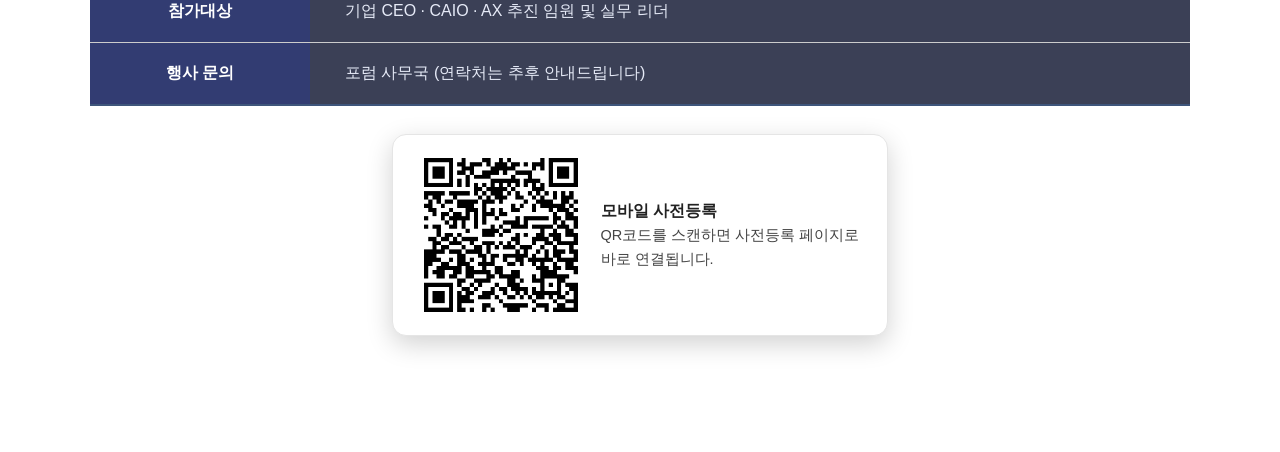
<file: v8.html>
<!DOCTYPE html>
<html lang="ko">
<head>
<meta charset="UTF-8" />
<meta http-equiv="X-UA-Compatible" content="IE=edge" />
<title>매경·KAIST CAIO AI리더스포럼 2026</title>
<meta name="viewport" content="width=device-width,initial-scale=1.0" />
<meta name="description" content="AX ROI의 분기점 : 에이전트 시대, 도입을 넘어 성과 실현으로 — 2026. 6. 25(목) 엘타워 8층 엘하우스홀. 매경·KAIST CAIO AI리더스포럼 2026." />
<meta property="og:type" content="article" />
<meta property="og:title" content="매경·KAIST CAIO AI리더스포럼 2026" />
<meta property="og:description" content="AX ROI의 분기점 : 에이전트 시대, 도입을 넘어 성과 실현으로 — 2026. 6. 25(목) 엘타워 8층 엘하우스홀" />
<meta property="og:image" content="https://dev-riverkim.github.io/ai-leaders-forum-2026/images/poster.jpg" />
<meta name="twitter:card" content="summary_large_image" />

<!-- etnews 컨퍼런스 템플릿 CSS (로컬) -->
<link rel="stylesheet" href="assets/conference.css" />
<link rel="stylesheet" href="assets/SpoqaHanSans-kr.css" type="text/css" />
<script src="assets/jquery-3.6.0.min.js"></script>
<script src="assets/jquery.cookie.js"></script>
<style>
  /* 하단 고정 신청바에 마지막 콘텐츠가 가려지지 않도록 본문 끝 여백 확보 */
  body{ padding-bottom:96px; }
  main .request_guide{ padding-bottom:20px; }
  @media(max-width:768px){ body{ padding-bottom:74px; } }

  /* 파트너 로고 균일화 (원본 로고 크기가 제각각이라 박스에 맞춰 정렬) */
  main .partner .thumb_partner{ display:inline-flex !important; align-items:center; justify-content:center; width:260px; height:140px; padding:18px; box-sizing:border-box; vertical-align:middle; overflow:hidden; }
  main .partner .thumb_partner a{ display:inline-flex !important; width:auto !important; height:auto !important; padding:0 !important; align-items:center; justify-content:center; }
  main .partner .thumb_partner img{ max-width:100% !important; max-height:84px !important; width:auto !important; height:auto !important; object-fit:contain; }

  /* 강사 사진: 원형 프레임(140x140)에 종횡비 무관하게 꽉 차도록 통일 */
  main .teacher .thumb_teacher > span img{ width:100% !important; height:100% !important; object-fit:cover; object-position:center top; display:block; }

  /* 강사 그리드·이름·직책 가운데 정렬 (행 전체 중앙 정렬) */
  main .teacher .list_teacher{ text-align:center; }
  main .teacher .thumb_teacher{ text-align:center; }
  main .teacher .thumb_teacher > strong,
  main .teacher .thumb_teacher > p{ text-align:center; width:100%; }

  /* 포럼 추진위원회 */
  main .committee{ padding:60px 0; }
  main .committee .cgrid{ display:grid; grid-template-columns:repeat(3,1fr); gap:18px; max-width:1000px; margin:0 auto; }
  @media(max-width:820px){ main .committee .cgrid{ grid-template-columns:repeat(2,1fr); } }
  @media(max-width:520px){ main .committee .cgrid{ grid-template-columns:1fr; } }
  main .committee .ccard{ background:#fff; border:1px solid #e5e5e5; border-radius:12px; padding:26px 18px 22px; text-align:center; }
  main .committee .ccard .cph{ width:96px; height:96px; border-radius:50%; margin:0 auto 14px; overflow:hidden; box-shadow:0 0 0 1px #e5e5e5; }
  main .committee .ccard .cph img{ width:100%; height:100%; object-fit:cover; object-position:center top; display:block; }
  main .committee .ccard .cph.ph-init{ display:flex; align-items:center; justify-content:center; background:#212E6E; color:#fff; font-size:34px; font-weight:700; box-shadow:none; }
  main .committee .ccard .role{ display:inline-block; font-size:12px; font-weight:700; color:#fff; background:#212E6E; border-radius:4px; padding:3px 10px; }
  main .committee .ccard .cnm{ font-size:18px; font-weight:700; color:#222; margin-top:10px; }
  main .committee .ccard .cnm .gi{ font-size:12px; font-weight:500; color:#d41d5d; margin-left:6px; }
  main .committee .ccard .cpos{ font-size:13.5px; color:#777; margin-top:4px; }
  main .committee .ccard .cdesc{ font-size:13px; color:#555; line-height:1.6; margin-top:10px; }
</style>
<style>
/* ===== Dark Image Theme (생성 래스터 배경 + 다크 글래스 + 가독성 수정 + 애니메이션) ===== */
body{ background:linear-gradient(rgba(9,13,32,.80),rgba(9,13,32,.93)), url("images/gen_aurora_bg.jpg") !important; background-attachment:fixed !important; background-size:cover !important; background-position:center !important; color:#dfe4f5 !important; }
header{ position:relative; overflow:hidden; background:linear-gradient(rgba(12,16,40,.40),rgba(11,15,38,.80)), url("images/gen_aurora_hero.jpg") !important; background-size:cover !important; background-position:center !important; }
header::after{ content:""; position:absolute; inset:0; pointer-events:none; background:radial-gradient(40% 50% at 80% 16%, #5EEAD433, transparent 70%); animation:hglow 9s ease-in-out infinite alternate; }
header > .wrap{ position:relative; z-index:2; }
@keyframes hglow{ to{ opacity:.5; transform:translateX(-4%);} }
header .title h2{ color:#ffffff !important; text-shadow:0 2px 22px rgba(0,0,0,.6); }
header .title .subcopy,header .title .subcopy2,header .info p{ text-shadow:0 1px 10px rgba(0,0,0,.7) !important; } header .title .subcopy2{ color:#cdd5ee !important; }
main,main .about,main .outline,main .program,main .teacher,main .committee,main .partner,main .request_guide{ background:transparent !important; }
main h3{ color:#fff !important; position:relative; text-shadow:0 1px 12px rgba(0,0,0,.45); } main h3::after{ content:""; display:block; width:48px;height:4px;background:#5EEAD4;border-radius:3px;margin:14px auto 0; }
main .about article,main .about article p{ color:#e3e7f6 !important; } main .about article b{ color:#fff !important; }
main .outline ul li strong{ color:#fff !important; text-shadow:0 1px 8px rgba(0,0,0,.5); } main .outline .outline_icon span{ color:#cdd5ee !important; }
main .outline .outline_icon img{ filter:brightness(1.7) drop-shadow(0 0 5px #5EEAD499); }
main .outline .outline_table{ background:rgba(18,23,52,.55) !important; border-color:rgba(255,255,255,.12) !important; }
main .outline .outline_table th{ background:rgba(33,46,110,.78) !important; color:#fff !important; border-color:rgba(255,255,255,.10) !important; }
main .outline .outline_table td{ background:rgba(18,23,52,.55) !important; color:#e6eaf7 !important; border-color:rgba(255,255,255,.10) !important; }
main .program .program_table{ background:rgba(15,20,46,.68) !important; }
main .program .program_table thead th{ background:rgba(33,46,110,.92) !important; color:#fff !important; }
main .program .program_table td{ color:#dbe1f3 !important; border-color:rgba(255,255,255,.10) !important; }
main .program .program_table tr.break td{ background:rgba(255,255,255,.05) !important; color:#aeb6d6 !important; }
main .program .program_table strong{ color:#fff !important; } main .program .program_table p{ color:#b6bedd !important; }
main .program .wrap > table td:nth-child(2){ text-align:left !important; }
main .teacher .thumb_teacher > strong{ color:#fff !important; text-shadow:0 1px 8px rgba(0,0,0,.65); }
main .teacher .thumb_teacher > p{ color:#c8d0e8 !important; text-shadow:0 1px 6px rgba(0,0,0,.55); }
main .teacher .thumb_teacher > span{ box-shadow:0 0 0 2px #5EEAD488; }
main .committee .ccard{ background:rgba(17,22,50,.64) !important; border-color:rgba(255,255,255,.13) !important; }
main .committee .ccard .cnm{ color:#fff !important; } main .committee .ccard .cpos{ color:#c2cae3 !important; } main .committee .ccard .cdesc{ color:#cdd4e8 !important; font-size:14px !important; }
main .committee .ccard .role, main .committee .ccard .cph.ph-init{ background:#5EEAD4 !important; color:#06251F !important; } main .committee .ccard .cnm .gi{ color:#5EEAD4 !important; }
main .partner .thumb_partner{ background:#fff !important; border-radius:10px; border-color:rgba(255,255,255,.2) !important; box-shadow:0 6px 22px rgba(0,0,0,.35); }
main .request_guide table{ background:rgba(17,22,50,.6) !important; }
main .request_guide th{ background:rgba(33,46,110,.78) !important; color:#fff !important; border-color:rgba(255,255,255,.1) !important; }
main .request_guide td{ background:rgba(17,22,50,.55) !important; color:#e6eaf7 !important; border-color:rgba(255,255,255,.1) !important; }
main .request_guide td b{ color:#fff !important; } main .request_guide td p{ color:#e6eaf7 !important; }
main p.textalign-right{ color:#aab2d4 !important; }
main .outline .outline_btnWrap a.btn_register, footer .btn_register{ background-color:#5EEAD4 !important; color:#06251F !important; }

body.anim-on section:not(.rv-in){ opacity:0; transform:translateY(22px); }
body.anim-on section{ transition:opacity .7s ease, transform .7s ease; }
@media(prefers-reduced-motion:reduce){ body.anim-on section{opacity:1 !important;transform:none !important;transition:none !important;} }
@media(prefers-reduced-motion:reduce){ header::after{animation:none !important;} }
</style>
<script>
$(function(){
  if(!(window.matchMedia && window.matchMedia('(prefers-reduced-motion: reduce)').matches)){
    document.body.classList.add('anim-on');
    var io=new IntersectionObserver(function(es){es.forEach(function(en){if(en.isIntersecting){en.target.classList.add('rv-in');io.unobserve(en.target);}});},{threshold:.08});
    document.querySelectorAll('main section').forEach(function(e){io.observe(e);});
  }
});
</script>
<style>
/* ===== Designer QA fixes ===== */
header .title h2{ font-size:46px !important; line-height:1.25em; letter-spacing:.02em; }
@media(max-width:800px){ header .title h2{ font-size:34px !important; } }
.snsWrap{ margin:20px 0 !important; }
main .about article p{ font-size:18px; line-height:1.75em; }
main .about article > p:first-child b{ font-size:19px; line-height:1.6; letter-spacing:-.01em; }
main h3::after{ width:56px !important; }
main .partner h3{ font-size:20px !important; font-weight:600; margin-bottom:12px !important; letter-spacing:.02em; }
main .partner h3::after{ width:28px !important; height:2px !important; margin-top:8px !important; }
main .outline .outline_icon img{ width:58px; }
main .committee .cgrid{ align-items:stretch; }
main .committee .ccard{ display:flex; flex-direction:column; align-items:center; }
main .committee .ccard .cdesc{ margin-top:auto; padding-top:10px; }
main .committee .ccard .role{ border-radius:6px; padding:4px 10px; font-size:11px; letter-spacing:.03em; }
main .program .program_table td:last-child{ font-size:13.5px; }
@media(max-width:600px){ footer .btn_register{ font-size:20px; padding:16px 20px; } }
</style>
<style>
/* 참가신청 QR 블록 */
.qr-block{ margin:28px auto 0; display:flex; align-items:center; justify-content:center; gap:20px; background:#fff; border:1px solid #e5e5e5; border-radius:14px; padding:20px 28px; width:fit-content; max-width:92%; box-shadow:0 8px 26px rgba(0,0,0,.18); }
.qr-block img{ width:128px; height:128px; display:block; }
.qr-block p{ margin:0; font-size:14.5px; color:#444 !important; line-height:1.65; text-align:left; }
.qr-block p b{ font-size:16px; color:#222 !important; }
@media(max-width:560px){ .qr-block{ flex-direction:column; text-align:center; } .qr-block p{ text-align:center; } }
</style>
<style>
/* 히어로 인포 칩 + QR (B안: 한 줄 정렬) */
header{ position:relative; }
header .info.info-chips{ display:flex; justify-content:center; align-items:stretch; gap:12px; flex-wrap:wrap; }
header .info-chips .chip{ display:flex; align-items:center; background:rgba(255,255,255,.08); border:1px solid rgba(255,255,255,.18); border-radius:10px; padding:12px 18px; font-size:15px; font-weight:500; color:#fff; text-shadow:0 1px 6px rgba(0,0,0,.45); }
header .info-chips .chip-qr{ gap:12px; padding:9px 16px; }
header .info-chips .chip-qr img{ width:84px; height:84px; background:#fff; padding:4px; border-radius:6px; box-sizing:border-box; display:block; }
header .info-chips .chip-qr b{ font-size:13px; color:#eef1fb; text-align:left; line-height:1.5; font-weight:600; text-shadow:0 1px 6px rgba(0,0,0,.45); }
@media(max-width:600px){ header .info-chips .chip-qr{ display:none; } }
/* 하단 QR 강화 (포스터·공유용) */
.qr-block img{ width:160px !important; height:160px !important; }
</style>
</head>
<body>

<header style="background:url('images/header_bg.jpg') no-repeat; background-size:cover;">
  <div class="wrap">
    <h1><span style="font-size:17px;color:#fff;font-weight:700;letter-spacing:.01em;">매일경제 · KAIST CAIO 총동문회</span></h1>
    <div class="title">
      <p class="subcopy">매경·KAIST CAIO AI리더스포럼 2026</p>
      <h2>AX ROI의 분기점,<br>에이전트 시대 도입을 넘어 성과 실현으로</h2>
      <p class="subcopy2">돈 되는 AI 에이전트 기술 소개에서부터 최신 AX 성과 실현 사례까지 총망라</p>
    </div>
    <div class="snsWrap">
      <p>
        <a href="#" id="sns-tw" title="트위터 공유하기" class="btn_twitter" target="_blank" rel="noopener"></a>
        <a href="#" id="sns-fb" title="페이스북 공유하기" class="btn_facebook" target="_blank" rel="noopener"></a>
        <a href="#" id="sns-url" title="URL 복사하기" class="btn_url"></a>
      </p>
    </div>
    <div class="info info-chips">
      <span class="chip">2026년 6월 25일(목) 10:00 ~ 18:00</span>
      <span class="chip">엘타워 8층 엘하우스홀 (서울 서초구 강남대로)</span>
      <span class="chip chip-qr" aria-hidden="true"><img src="qr.png" alt=""><b>QR 스캔으로<br>바로 사전등록</b></span>
    </div>
  </div>
</header>

<main role="main">
  <!-- 포럼 소개 -->
  <section class="about">
    <div class="wrap">
      <div class="h3_sub">
        <article>
          <p><b>AX ROI의 분기점 : 에이전트 시대, 도입을 넘어 성과 실현으로<br>
          돈 되는 AI 에이전트 기술 소개에서부터 최신 AX 성과 실현 사례까지 총망라</b></p>

          <p>생성형 AI의 비약적 발전 이후, 기업들은 도입 단계를 넘어 성과와 수익화라는 새로운 도전에 직면하고 있습니다. 이제 스스로 업무를 수행하는 ‘AI 에이전트’가 새로운 일하는 방식으로 자리 잡으면서, 막대한 투자를 실제 투자 대비 성과(ROI)로 연결하는 전략은 경영진의 핵심 의사결정 과제가 되었습니다.</p>

          <p>2026년은 기업 AI 확산의 분기점이 될 것입니다. 개념검증(PoC)을 지나 조직 전반으로 성과를 입증하느냐, 아니면 투자가 부담으로 남느냐 — 이제 누가 먼저 준비하느냐에 따라 기업의 경쟁력은 크게 달라질 수 있습니다.</p>

          <p>매경·KAIST CAIO AI리더스포럼 2026은 산업별 최고경영자(CEO)급 리더들이 한자리에 모이는 실전 전략 포럼입니다. 금융·제조·IT·법률·공공·바이오 등 각 산업 현장의 CAIO와 KAIST 교수진이 실제로 축적한 도입·확산·성과 모델을 공유하며, 리더가 직접 바이브코딩으로 에이전트를 구현해 조직의 문제를 푸는 실전 사례까지 무대에서 공개합니다.</p>

          <p>기업의 미래를 좌우할 전략적 인사이트를 이 자리에서 확인하십시오.</p>
        </article>
      </div>
    </div>
  </section>

  <!-- 포럼 개요 -->
  <section class="outline">
    <div class="wrap">
      <h3>포럼 개요</h3>
      <ul class="clearfix">
        <li>
          <div class="outline_icon"><img src="images/icon_outline01.png" alt="일시 아이콘"><span>일시</span></div>
          <strong>2026년 6월 25일(목) 오전 10:00 ~ 18:00</strong>
        </li>
        <li>
          <div class="outline_icon"><img src="images/icon_outline02.png" alt="장소 아이콘"><span>장소</span></div>
          <strong>엘타워 8층 엘하우스홀<br>(서울 서초구 강남대로)</strong>
        </li>
        <li>
          <div class="outline_icon"><img src="images/icon_outline03.png" alt="참가신청 아이콘"><span>참가신청</span></div>
          <strong>사전등록 (구글폼)<br>좌석 한정 · 조기 마감될 수 있습니다</strong>
        </li>
      </ul>

      <table class="clearfix outline_table">
        <colgroup><col width="12%"><col width="38%"><col width="12%"><col width="38%"></colgroup>
        <tr>
          <th>참가대상</th><td>기업 CEO · CAIO · AX 추진 임원 및 실무 리더</td>
          <th>공동주최</th><td>매일경제 · KAIST CAIO 총동문회</td>
        </tr>
        <tr>
          <th>주제</th><td>AX ROI의 분기점 : 에이전트 시대, 도입을 넘어 성과 실현으로</td>
          <th>후원</th><td>KAIST 김재철AI대학원</td>
        </tr>
      </table>

      <div class="outline_btnWrap">
        <a href="#" class="btn_register js-register" title="사전등록 신청하기">사전등록 신청하기<i></i></a>
      </div>
    </div>
  </section>

  <!-- 프로그램 -->
  <section class="program">
    <div class="wrap">
      <h3>프로그램</h3>
      <table class="program_table">
        <colgroup><col width="15%"><col width="*"><col width="25%"></colgroup>
        <thead><tr><th>시간</th><th>주제</th><th>발표자</th></tr></thead>
        <tbody>
          <tr class="break"><td>09:30 ~ 10:00</td><td colspan="2">등록 및 네트워킹</td></tr>
          <tr>
            <td>10:00 ~ 10:30</td>
            <td><strong>개회식 · 환영사 및 포럼 개회</strong><p>축사 정송 KAIST 김재철AI대학원장 / 환영사 김영주 CAIO 총동문회장 / 개회사 조은아 포럼 추진위원장</p></td>
            <td>개회</td>
          </tr>
          <tr>
            <td>10:30 ~ 11:10</td>
            <td><strong>[기조강연] AX의 핵심에는 바이브코딩이 있다</strong></td>
            <td>KAIST CAIO 책임교수<strong>장동인</strong></td>
          </tr>
          <tr>
            <td>11:10 ~ 11:40</td>
            <td><strong>[CAIO 리더스] AX의 목표 : 일하는 방식의 재설계를 통한 조직의 성과(ROI)</strong></td>
            <td>GS 상무<strong>김진아</strong></td>
          </tr>
          <tr>
            <td>11:40 ~ 12:10</td>
            <td><strong>[CAIO 초청] AX의 과제 : AI NOW, 우리는 준비 되어 있는가? — AI Ready Data</strong></td>
            <td>티맥스그룹 실장<strong>정재헌</strong></td>
          </tr>
          <tr class="break"><td>12:10 ~ 13:20</td><td colspan="2">점심식사 · 네트워킹 (13:10~13:20 교수진 세션 발제자 소개)</td></tr>
          <tr>
            <td>13:20 ~ 14:00</td>
            <td><strong>[KAIST 교수진] 논리-직관 융합 AI가 여는 “검증형 AI”의 미래</strong></td>
            <td>KAIST 교수<strong>허기홍</strong></td>
          </tr>
          <tr>
            <td>14:00 ~ 14:40</td>
            <td><strong>[KAIST 교수진] Agentic OS for AI-First Enterprise</strong></td>
            <td>KAIST 교수<strong>황성주</strong></td>
          </tr>
          <tr class="break"><td>14:40 ~ 15:00</td><td colspan="2">Coffee Break</td></tr>
          <tr>
            <td>15:00 ~ 15:50</td>
            <td><strong>[매경 초청] AI 최전선에서 살아남는 팀들이 가진 핵심 역량과 우리의 교육 방향</strong></td>
            <td>업스테이지 AI 교육부문 대표<strong>손해인</strong></td>
          </tr>
          <tr>
            <td>15:50 ~ 16:20</td>
            <td><strong>[CAIO 리더스] The Age of Agentic AI : 도메인 특화 AX 전략</strong></td>
            <td>포티투마루 대표<strong>김동환</strong></td>
          </tr>
          <tr>
            <td>16:20 ~ 16:50</td>
            <td><strong>[CAIO 리더스] AI 네이티브 조직 전환의 과정 및 이슈 : 스타트업 사례</strong></td>
            <td>바이오컴 대표<strong>전태준</strong></td>
          </tr>
          <tr class="break"><td>16:50 ~ 17:00</td><td colspan="2">Coffee Break</td></tr>
          <tr>
            <td>17:00 ~ 17:30</td>
            <td><strong>[CAIO 스페셜] 리더의 바이브코딩 : CAIO가 직접 만드는 AI의 시대</strong><p>10기 최우수 팀프로젝트 시연</p></td>
            <td>CAIO 10기<strong>최우수팀</strong></td>
          </tr>
          <tr>
            <td>17:30 ~ 17:50</td>
            <td><strong>[토론 · Q&amp;A] 우리 조직의 AX, 어디서부터 어떻게 할 것인가</strong></td>
            <td>토론 좌장<strong>장동인 교수</strong></td>
          </tr>
          <tr class="break"><td>17:50 ~ 18:00</td><td colspan="2">폐회 및 네트워킹</td></tr>
        </tbody>
      </table>
      <style>main .program .wrap > table td {text-align:center !important;} main .program .wrap > table td:nth-child(2) {text-align:left !important; padding-left:20px;}</style>
      <p class="textalign-right">※ 상기 프로그램은 사정에 따라 변경될 수 있습니다.</p>
    </div>
  </section>

  <!-- 연사 소개 -->
  <section class="teacher">
    <div class="wrap">
      <h3>연사 소개</h3>
      <div class="list_teacher clearfix">

        <div id="lecturer2_btn" class="thumb_teacher"><span><img src="images/jangdongin.webp" width="130"></span><strong>장동인</strong><p>KAIST CAIO 책임교수</p></div>
        <div id="record2_modal" class="modal"><div class="modalWrap"><span class="close" title="닫기">&times;</span><div class="modal-content"><p><b>[기조강연] AX의 핵심에는 바이브코딩이 있다</b><br><br>現 KAIST 김재철AI대학원 CAIO 담당 책임교수 / AiBB Lab 대표<br>7년째 CEO를 위한 AI 코딩 교육 진행<br>前 한국테라데이타 부사장, SAS코리아 부사장 등 역임<br><br>AX(AI 전환)를 성과로 연결하는 핵심 동력으로서의 ‘바이브코딩’을 조망하고, 리더가 직접 AI를 활용해 조직의 문제를 푸는 방향을 제시합니다.</p></div></div></div>

        <div id="lecturer3_btn" class="thumb_teacher"><span><img src="images/kimjina.webp" width="130"></span><strong>김진아</strong><p>(주)GS 상무</p></div>
        <div id="record3_modal" class="modal"><div class="modalWrap"><span class="close" title="닫기">&times;</span><div class="modal-content"><p><b>[CAIO 리더스] AX의 목표 : 일하는 방식의 재설계를 통한 조직의 성과(ROI)</b><br>(주)GS 상무 · AX 조직 52g<br><br>GS그룹 AX 조직 52g가 6년간 정유공장·발전소·물류센터·편의점·고객센터 현장에서 추진한 혁신 사례를 통해, 기술 도입을 넘어 실제 업무 변화와 성과로 이어지는 방법을 공유합니다. AI를 조직문화와 일하는 방식의 변화로 연결하는 리더십·변화관리 원칙을 다룹니다.</p></div></div></div>

        <div id="lecturer4_btn" class="thumb_teacher"><span><img src="images/jeongjaeheon.webp" width="130"></span><strong>정재헌</strong><p>티맥스그룹 실장</p></div>
        <div id="record4_modal" class="modal"><div class="modalWrap"><span class="close" title="닫기">&times;</span><div class="modal-content"><p><b>[CAIO 초청] AX의 과제 : AI NOW, 우리는 준비 되어 있는가? — AI Ready Data</b><br>Tmax그룹 실장 · 前 오케스트로 AGI 대표<br><br>에이전트는 구매가 아니라 보안·인프라·데이터 3대 전제 위에서 작동합니다. 경쟁력이 비정형·실시간 데이터의 표준화(ARD)로 이동하는 흐름과, 운영 가능한 AI 학습데이터를 만드는 글로벌 표준·프로세스, 한국형 소버린 AI 전략까지 제시합니다.</p></div></div></div>

        <div id="lecturer5_btn" class="thumb_teacher"><span><img src="images/heogihong.jpg" width="130"></span><strong>허기홍</strong><p>KAIST 교수</p></div>
        <div id="record5_modal" class="modal"><div class="modalWrap"><span class="close" title="닫기">&times;</span><div class="modal-content"><p><b>[KAIST 교수진] 논리-직관 융합 AI가 여는 “검증형 AI”의 미래</b><br>KAIST 교수<br><br>신경망 기반 AI는 지시를 올바로 따르는지 엄밀히 판단하기 어렵습니다. 뛰어난 직관의 언어 모델과 엄밀한 논리의 검증 시스템이 결합되는 ‘검증형 AI’의 미래를 함께 그립니다.</p></div></div></div>

        <div id="lecturer6_btn" class="thumb_teacher"><span><img src="images/hwangseongju.jpg" width="130"></span><strong>황성주</strong><p>KAIST 교수</p></div>
        <div id="record6_modal" class="modal"><div class="modalWrap"><span class="close" title="닫기">&times;</span><div class="modal-content"><p><b>[KAIST 교수진] Agentic OS for AI-First Enterprise</b><br>KAIST 교수<br><br>AI-First 기업으로 전환하기 위한 에이전트 기반 운영체계(Agentic OS)의 개념과 방향을 제시합니다.</p></div></div></div>

        <div id="lecturer7_btn" class="thumb_teacher"><span><img src="images/sonhaein.png" width="130"></span><strong>손해인</strong><p>업스테이지 AI 교육부문 대표</p></div>
        <div id="record7_modal" class="modal"><div class="modalWrap"><span class="close" title="닫기">&times;</span><div class="modal-content"><p><b>[매경 초청] AI 최전선에서 살아남는 팀들이 가진 핵심 역량과 우리의 교육 방향</b><br>업스테이지 AI 교육부문 대표 · 창업 멤버<br><br>AlphaGo·ChatGPT·Agent 시대로 파도가 빨라지며 기업이 원하는 인재상도 달라졌습니다. NVIDIA·업스테이지 최전선에서 목격한 살아남는 팀의 공통 역량과, 에이전트 시대 교육이 바꿔야 할 지점을 구체적으로 풀어냅니다.</p></div></div></div>

        <div id="lecturer8_btn" class="thumb_teacher"><span><img src="images/kimdonghwan.jpg" width="130"></span><strong>김동환</strong><p>포티투마루 대표</p></div>
        <div id="record8_modal" class="modal"><div class="modalWrap"><span class="close" title="닫기">&times;</span><div class="modal-content"><p><b>[CAIO 리더스] The Age of Agentic AI : 도메인 특화 AX 전략</b><br>포티투마루 대표 · 국가AI전략위 공공AX 위원<br><br>딥러닝 기반 AI의 발전 흐름을 돌아보고, Generative를 넘어 Agentic AI 기반의 산업·공공·행정 혁신으로 생산성과 글로벌 경쟁력을 확보한 사례를 공유합니다. 금융·제조·전자·법률·헬스케어·공공 등 도메인별 특화 AX 전략을 함께 고민합니다.</p></div></div></div>

        <div id="lecturer9_btn" class="thumb_teacher"><span><img src="images/jeontaejun.jpg" width="130"></span><strong>전태준</strong><p>바이오컴 대표</p></div>
        <div id="record9_modal" class="modal"><div class="modalWrap"><span class="close" title="닫기">&times;</span><div class="modal-content"><p><b>[CAIO 리더스] AI 네이티브 조직 전환의 과정 및 이슈 : 스타트업 사례</b><br>바이오컴 대표 · KAIST CAIO 과정 대상<br><br>AI를 도입한 회사는 많지만 성과를 매출·비용으로 증명하는 회사는 드뭅니다. AI가 안전하고 측정 가능하게 일하도록 만드는 운영 체계를 다루며, 인당 생산성을 끌어올리는 방법과 자산이 되는 에이전트의 차이를 직접 운영·검증한 경험으로 제시합니다.</p></div></div></div>

      </div>
    </div>
  </section>

  <!-- 포럼 추진위원회 -->
  <section class="committee">
    <div class="wrap">
      <h3>포럼 추진위원회</h3>
      <div class="cgrid">
        <div class="ccard"><div class="cph"><img src="images/comm_jangdongin.jpg" alt="장동인"></div><span class="role">총괄자문</span><div class="cnm">장동인</div><div class="cpos">KAIST 김재철AI대학원 · 책임교수</div><div class="cdesc">CAIO 과정을 담당하며, 7년째 CEO를 위한 AI 코딩 교육을 진행하고 있습니다.</div></div>
        <div class="ccard"><div class="cph"><img src="images/comm_kimyoungju.jpg" alt="김영주"></div><span class="role">고문</span><div class="cnm">김영주<span class="gi">CAIO 5기</span></div><div class="cpos">(주)시스원 · 대표이사</div><div class="cdesc">AX 및 인프라 구축·유지보수, 솔루션을 제공하는 기업을 이끌고 있습니다.</div></div>
        <div class="ccard"><div class="cph"><img src="images/comm_joeuna.jpg" alt="조은아"></div><span class="role">추진위원장</span><div class="cnm">조은아<span class="gi">CAIO 5기</span></div><div class="cpos">추계예술대학교 문화예술경영대학원 · 교수</div><div class="cdesc">문화정책과 예술기관 운영을 연구·자문해 왔으며, 문화예술 버티컬 AI 프로젝트 기획에 참여하고 있습니다.</div></div>
        <div class="ccard"><div class="cph"><img src="images/comm_nammin.jpg" alt="남민웅"></div><span class="role">부위원장</span><div class="cnm">남민웅<span class="gi">CAIO 5기</span></div><div class="cpos">오케스트로 · 전무</div><div class="cdesc">금융사업본부를 담당하며 소버린 AI 클라우드 데이터센터 사업을 지원합니다.</div></div>
        <div class="ccard"><div class="cph"><img src="images/comm_parkjongmin.jpg" alt="박종민"></div><span class="role">부위원장</span><div class="cnm">박종민<span class="gi">CAIO 6기</span></div><div class="cpos">HDC랩스 · 연구소장</div><div class="cdesc">스마트홈과 빌딩을 연결하는 플랫폼을 만들고 AIoT 전략을 이끕니다.</div></div>
        <div class="ccard"><div class="cph"><img src="images/comm_leewongeun.jpg" alt="이원근"></div><span class="role">부위원장</span><div class="cnm">이원근<span class="gi">CAIO 6기</span></div><div class="cpos">(주)모빅랩 · 대표이사</div><div class="cdesc">스마트 팩토리 분야의 설비 고장 진단 AI 솔루션을 제공하고 있습니다.</div></div>
        <div class="ccard"><div class="cph"><img src="images/comm_kimjihye.jpg" alt="김지혜"></div><span class="role">부위원장</span><div class="cnm">김지혜<span class="gi">CAIO 9기</span></div><div class="cpos">럭셔리게이트웨이 · 대표</div><div class="cdesc">럭셔리 브랜드의 글로벌 시장 진입 전략을 전문으로 합니다.</div></div>
        <div class="ccard"><div class="cph ph-init">김</div><span class="role">이사</span><div class="cnm">김일훈<span class="gi">CAIO 7기</span></div><div class="cpos">한울회계법인 · 공인회계사</div></div>
        <div class="ccard"><div class="cph"><img src="images/comm_jeongmingi.jpg" alt="정민기"></div><span class="role">이사</span><div class="cnm">정민기<span class="gi">CAIO 8기</span></div><div class="cpos">재정경제부 부총리실 · 인공지능자문관</div><div class="cdesc">부처 내 행정혁신 과제 발굴과 AI 기반 업무전환 전략 자문을 수행합니다.</div></div>
        <div class="ccard"><div class="cph"><img src="images/comm_jeongjeongmo.jpg" alt="정정모"></div><span class="role">특별위원장</span><div class="cnm">정정모<span class="gi">CAIO 6기</span></div><div class="cpos">리눅스데이타시스템 · 대표이사</div></div>
        <div class="ccard"><div class="cph ph-init">최</div><span class="role">특별위원장</span><div class="cnm">최종수<span class="gi">CAIO 7기</span></div><div class="cpos">삼성서울병원 · 디지털혁신추진단 CTO</div></div>
        <div class="ccard"><div class="cph"><img src="images/comm_yoeungjun.jpg" alt="유응준"></div><span class="role">특별위원장</span><div class="cnm">유응준<span class="gi">CAIO 8기</span></div><div class="cpos">JOON AI 컨설팅 · 대표이사</div></div>
        <div class="ccard"><div class="cph"><img src="images/comm_kimjaekwan.jpg" alt="김재관"></div><span class="role">특별위원장</span><div class="cnm">김재관<span class="gi">CAIO 9기</span></div><div class="cpos">KB국민카드 · 대표이사</div></div>
      </div>
    </div>
  </section>

  <!-- 공동주최 · 후원 -->
  <section class="partner">
    <div class="wrap">
      <h3>공동주최</h3>
      <div class="list_partner">
        <span class="thumb_partner"><img src="images/logo_mk_official.svg" alt="매일경제" style="max-height:44px;"></span>
        <span class="thumb_partner"><a href="http://www.kaist.ac.kr/kr/" target="_blank" rel="noopener"><img src="images/logo_kaist.jpg" alt="KAIST CAIO 총동문회"></a></span>
      </div>
      <h3>후원</h3>
      <div class="list_partner">
        <span class="thumb_partner"><a href="http://gsai.kaist.ac.kr/?lang=ko" target="_blank" rel="noopener"><img src="images/logo_kaistai.jpg" alt="KAIST 김재철AI대학원"></a></span>
      </div>
      <h3>협력/후원사</h3>
      <div class="list_partner">
        <span class="thumb_partner"><a href="https://www.kumhotire.co.kr" target="_blank" rel="noopener"><img src="images/logo_kumho.png" alt="금호타이어"></a></span>
        <span class="thumb_partner"><a href="https://www.jipyong.com" target="_blank" rel="noopener"><img src="images/logo_jipyong.png" alt="법무법인 지평"></a></span>
        <span class="thumb_partner"><a href="http://www.sysone.co.kr/" target="_blank" rel="noopener"><img src="images/logo_sysone.jpg" alt="시스원"></a></span>
        <span class="thumb_partner" style="color:#222;font-size:16px;font-weight:700;letter-spacing:-.01em;"><a href="https://swimming.koreanpc.kr" target="_blank" rel="noopener" style="text-decoration:none;color:#222;">대한장애인수영연맹</a></span>
      </div>
    </div>
  </section>

  <!-- 참가신청 안내 -->
  <section class="request_guide">
    <div class="wrap">
      <h3>참가신청 안내</h3>
      <table>
        <colgroup><col width="20%"><col width="80%"></colgroup>
        <tr>
          <th>신청 방법</th>
          <td>
            <p>- 하단 또는 상단의 <b>‘사전등록 신청하기’</b> 버튼을 통해 구글폼으로 신청해 주시기 바랍니다.</p>
            <p>- 좌석이 한정되어 있어 조기 마감될 수 있습니다.</p>
          </td>
        </tr>
        <tr>
          <th>참가대상</th>
          <td><p>기업 CEO · CAIO · AX 추진 임원 및 실무 리더</p></td>
        </tr>
        <tr>
          <th>행사 문의</th>
          <td><p>포럼 사무국 (연락처는 추후 안내드립니다)</p></td>
        </tr>
      </table>

      <div class="qr-block">
        <img src="qr.png" alt="사전등록 QR코드">
        <p><b>모바일 사전등록</b><br>QR코드를 스캔하면 사전등록 페이지로<br>바로 연결됩니다.</p>
      </div>
    </div>
  </section>
</main>

<footer>
  <a href="#top" title="맨 위로" class="btn_gotop"><img src="images/btn_gotop.png"></a>
  <a href="#" title="사전등록 신청하기" class="btn_register js-register">사전등록 신청하기<i></i></a>
</footer>

<script>
  // ===== 구글폼 신청 링크 (받으면 이 값만 교체) =====
  var REGISTER_URL = "https://docs.google.com/forms/d/e/1FAIpQLScuz4HVtLLdzOOgcEcVKXNpfKAYTQOdwJYebZCxMklvXIc5TQ/viewform";

  $(function(){
    // 신청 버튼 동작
    $(".js-register").on("click", function(e){
      e.preventDefault();
      if(REGISTER_URL){ window.open(REGISTER_URL, "_blank"); }
      else { alert("사전등록 링크는 준비 중입니다. 곧 오픈됩니다."); }
    });

    // 강사 모달
    for (var i=1;i<=20;i++){
      if ($("#lecturer"+i+"_btn").length<=0) continue;
      if ($("#record"+i+"_modal").length>0){
        $("#lecturer"+i+"_btn").css("cursor","pointer").on("click", function(){
          var id = this.id.replace("lecturer","#record").replace("btn","modal");
          $(id).css("display","flex");
        });
      }
    }
    $(".close").on("click", function(){ $(this).closest(".modal").hide(); });
    window.onclick = function(event){
      var t = event.target;
      if (t.className === "modal") t.style.display = "none";
    };

    // 맨 위로
    $(window).scroll(function(){
      if ($(this).scrollTop() > 200) $(".btn_gotop").fadeIn();
      else $(".btn_gotop").fadeOut();
    });
    $(".btn_gotop").click(function(){ $("html, body").animate({scrollTop:0}, 400); return false; });

    // SNS 공유
    var url = location.href.split('#')[0];
    var title = "매경·KAIST CAIO AI리더스포럼 2026";
    $("#sns-tw").attr("href","https://twitter.com/intent/tweet?text="+encodeURIComponent(title)+"&url="+encodeURIComponent(url));
    $("#sns-fb").attr("href","https://www.facebook.com/sharer/sharer.php?u="+encodeURIComponent(url));
    $("#sns-url").on("click", function(e){
      e.preventDefault();
      if(navigator.clipboard){ navigator.clipboard.writeText(url).then(function(){alert("주소가 복사되었습니다.");}); }
      else { prompt("Ctrl+C로 복사하세요.", url); }
    });
  });
</script>
</body>
</html>
</file>
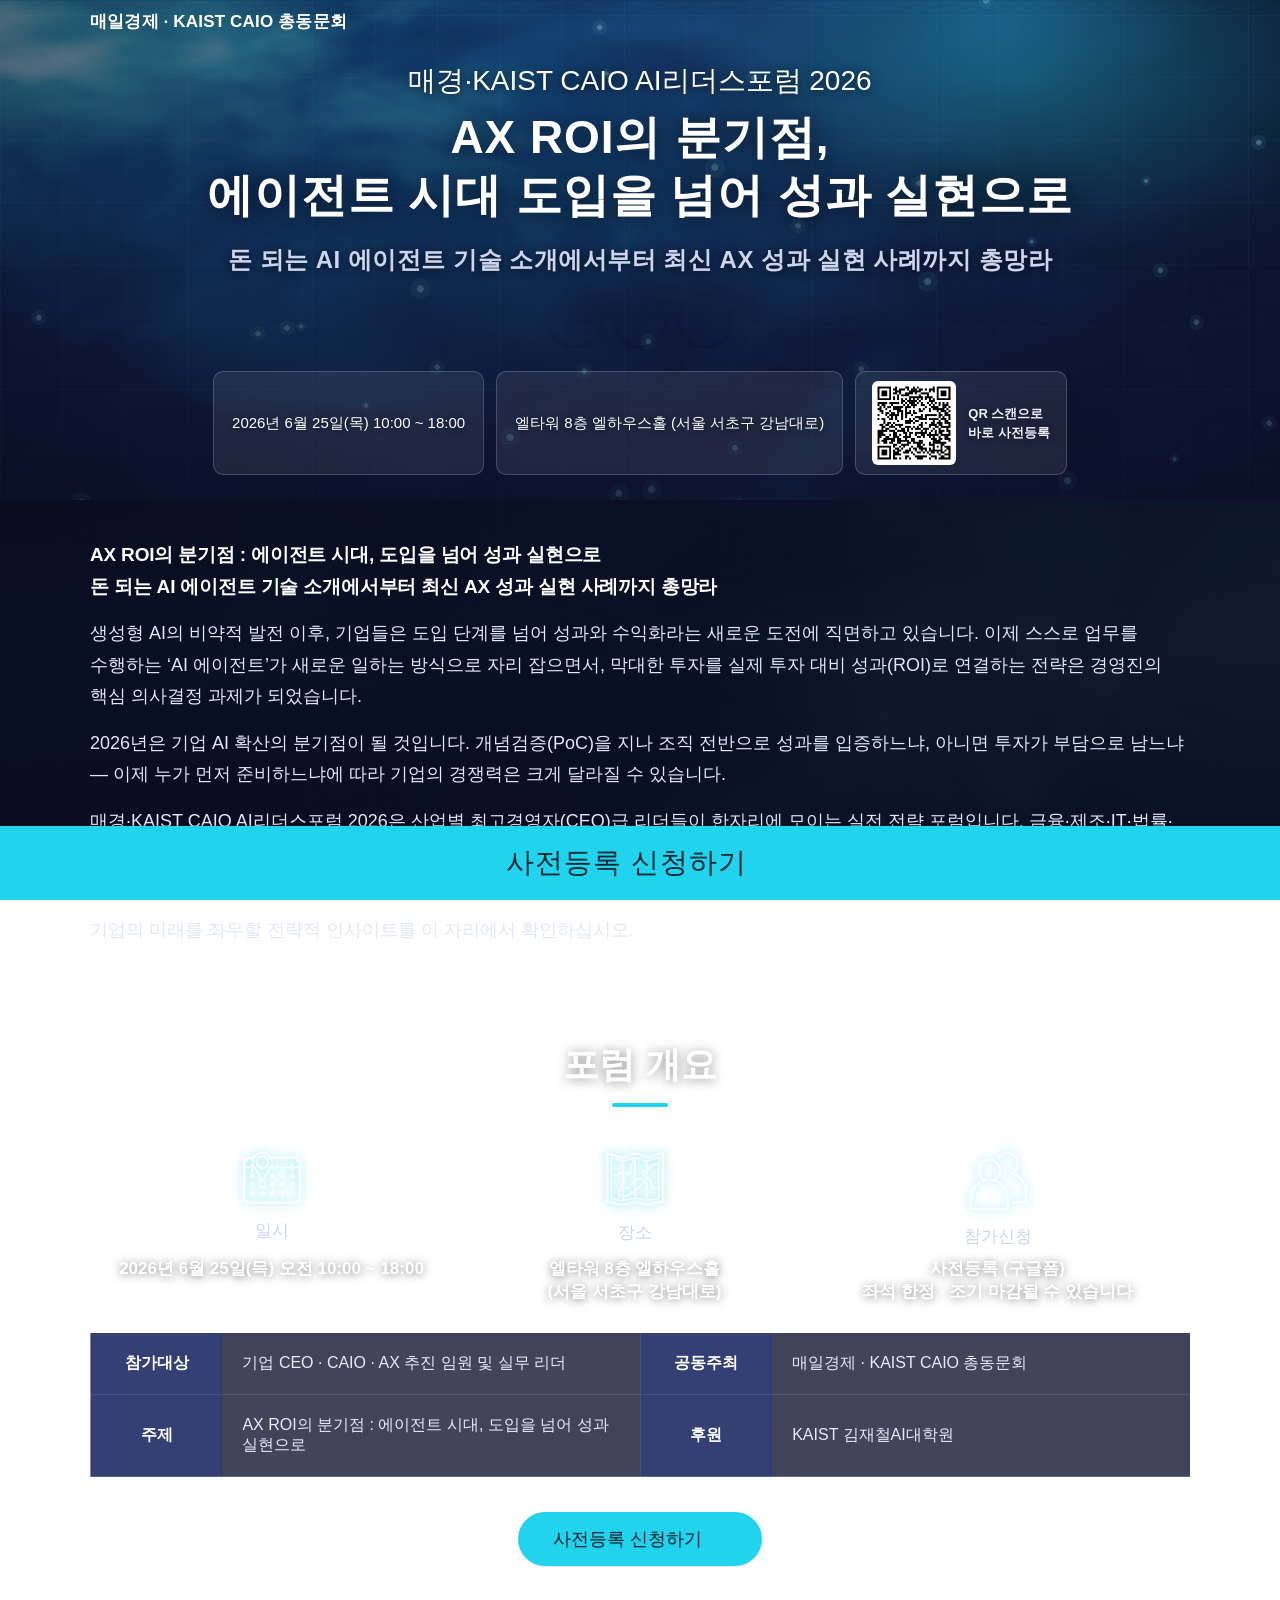
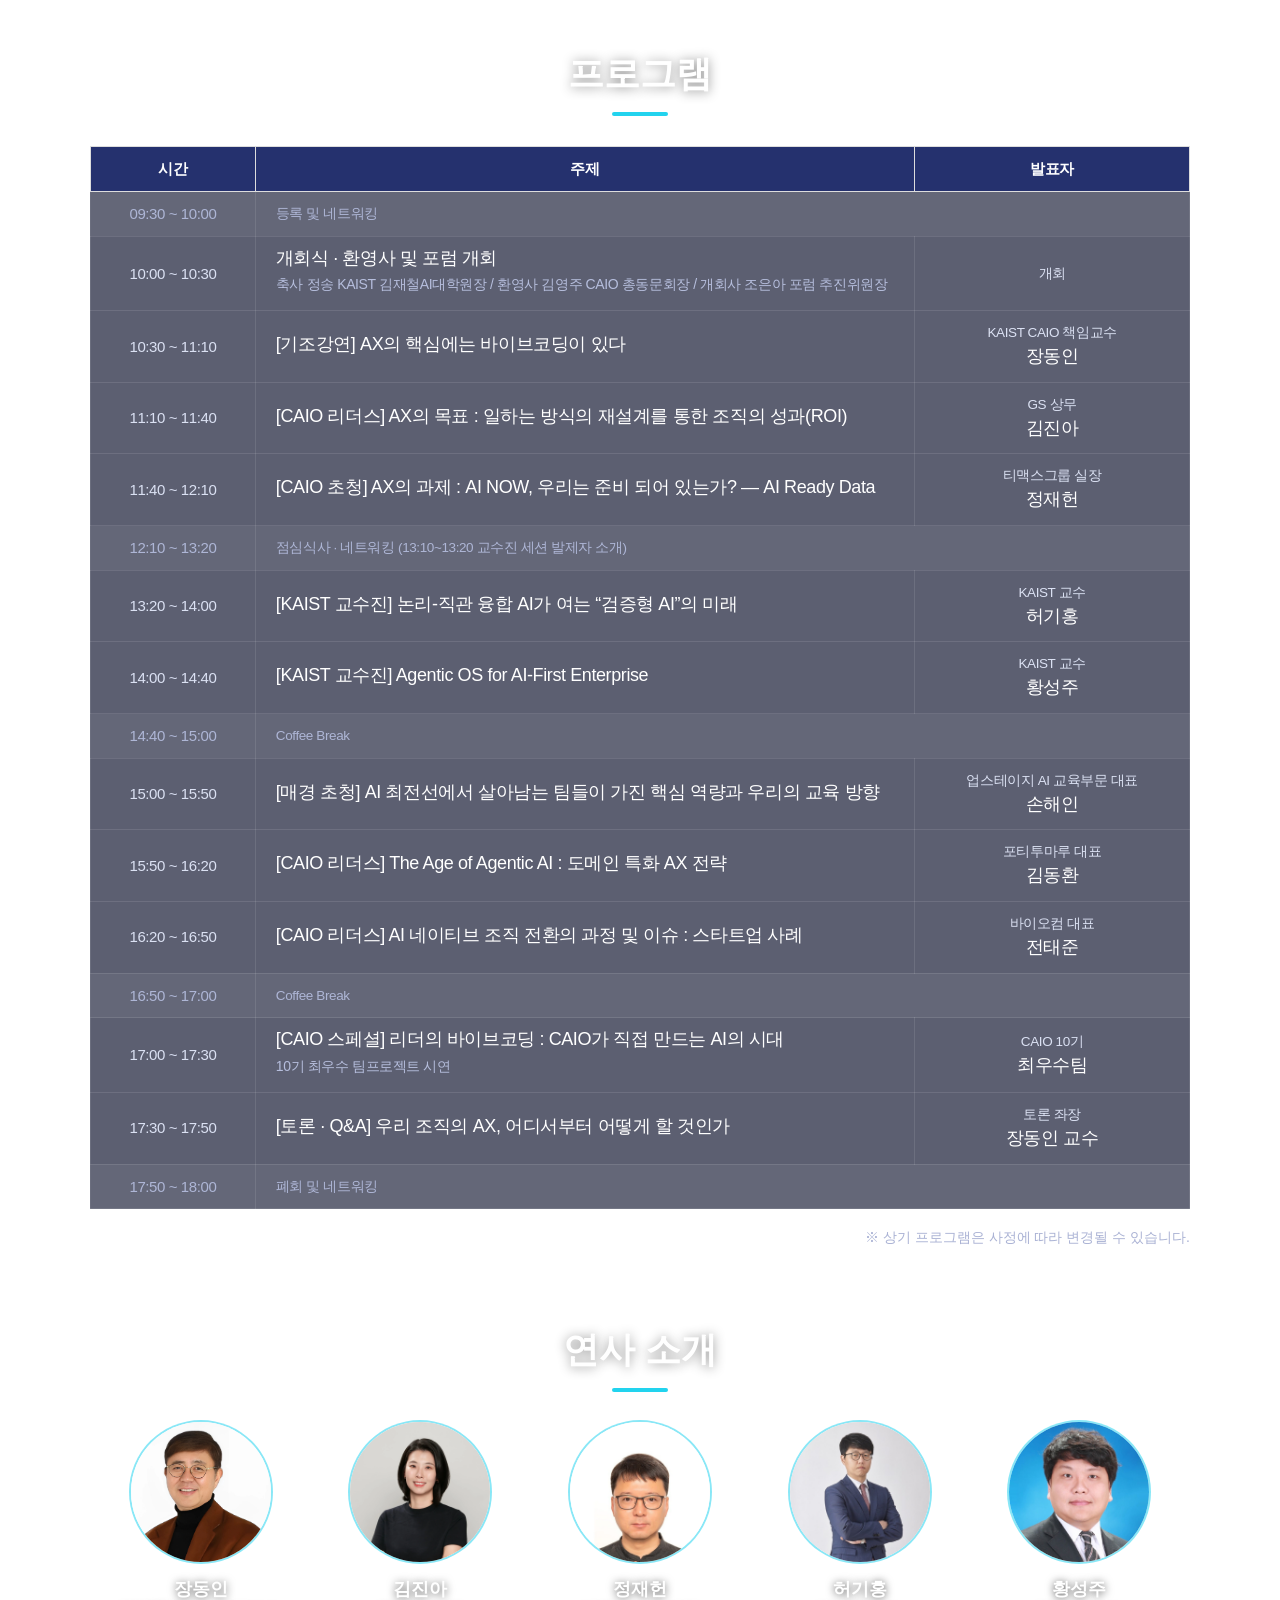
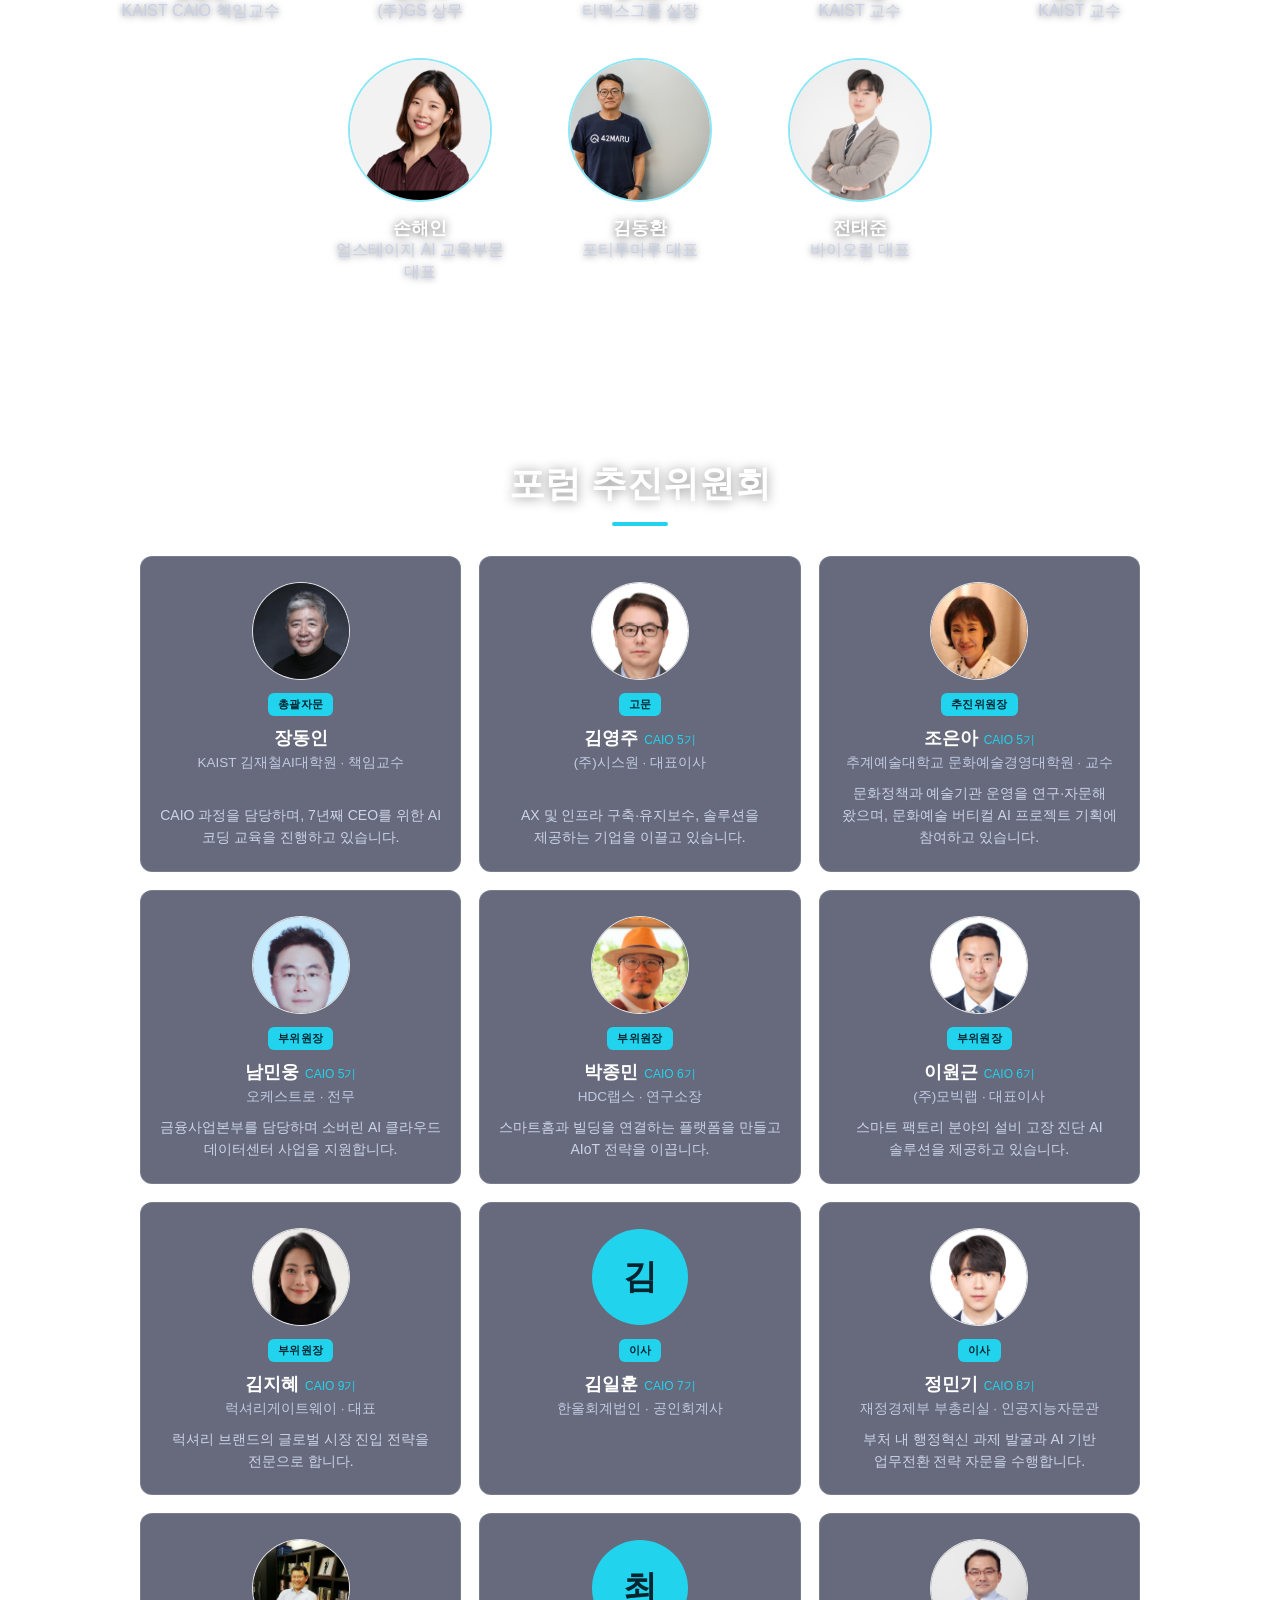
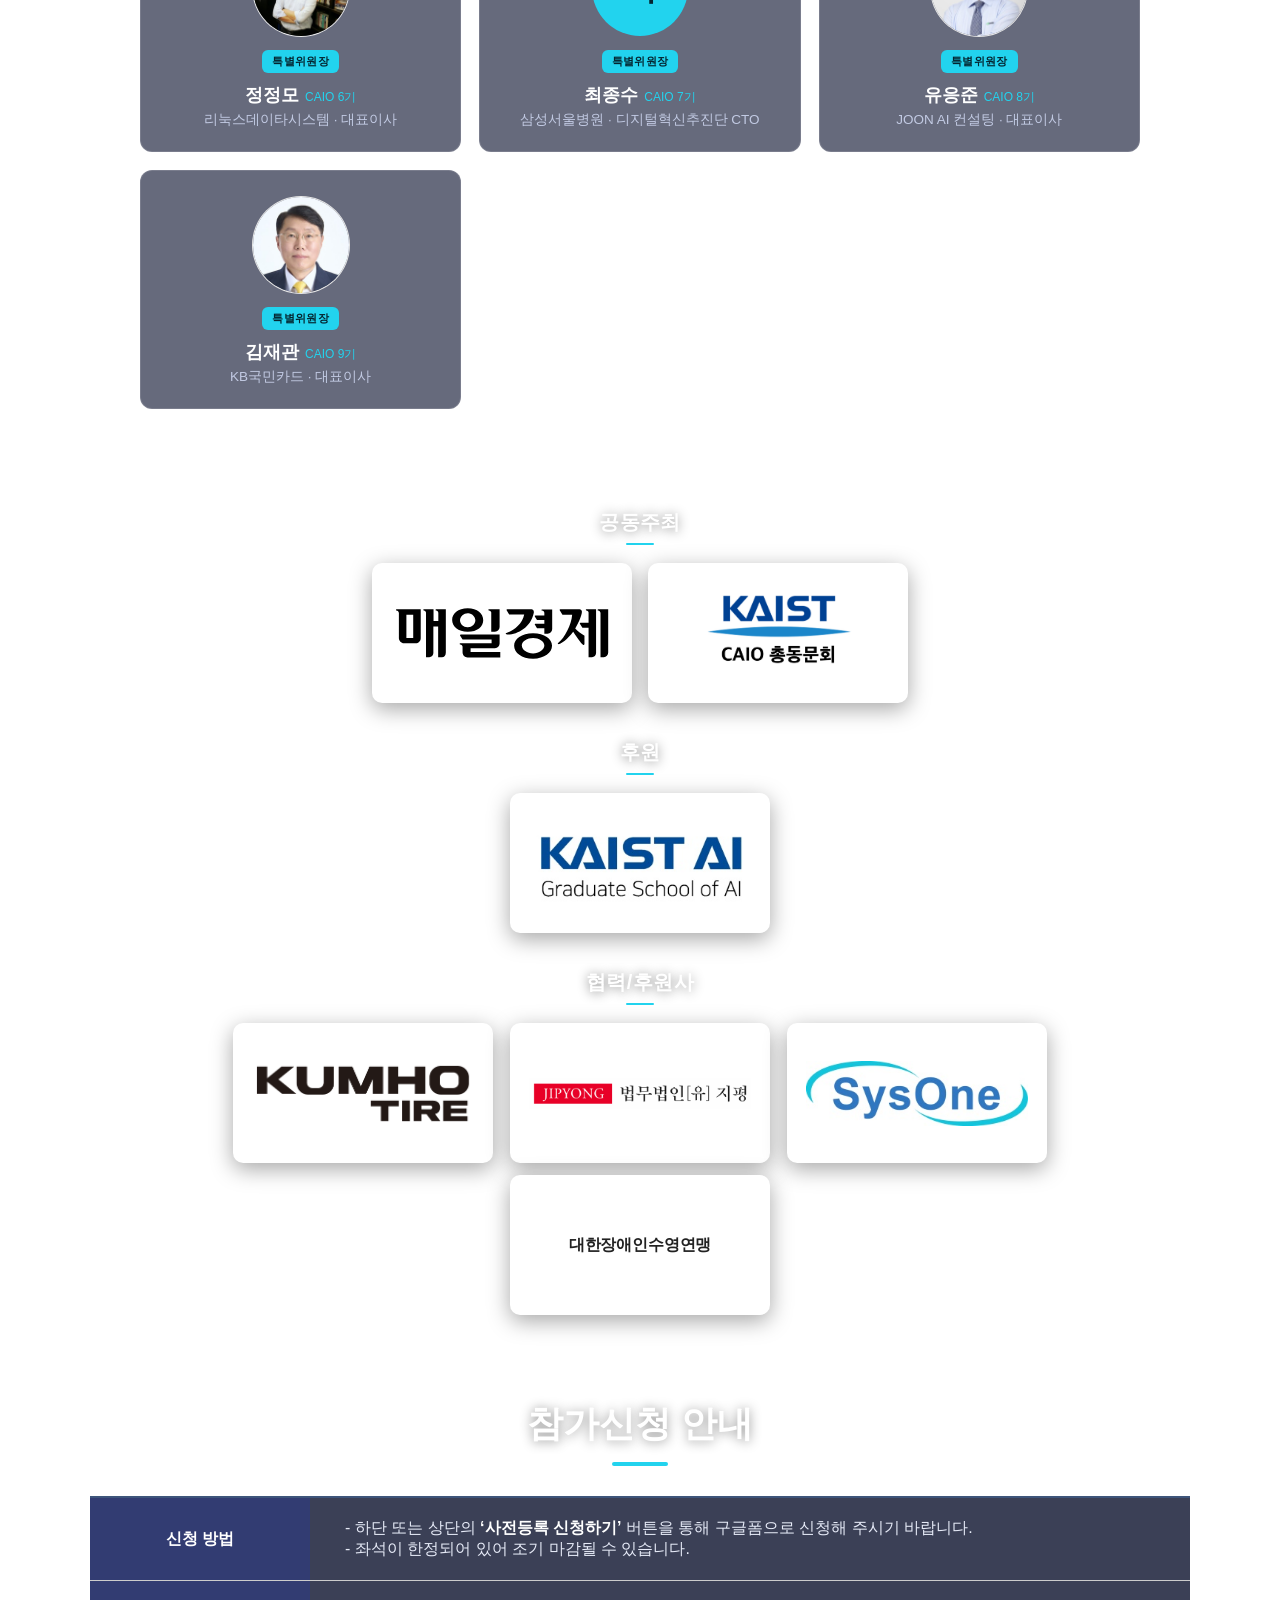
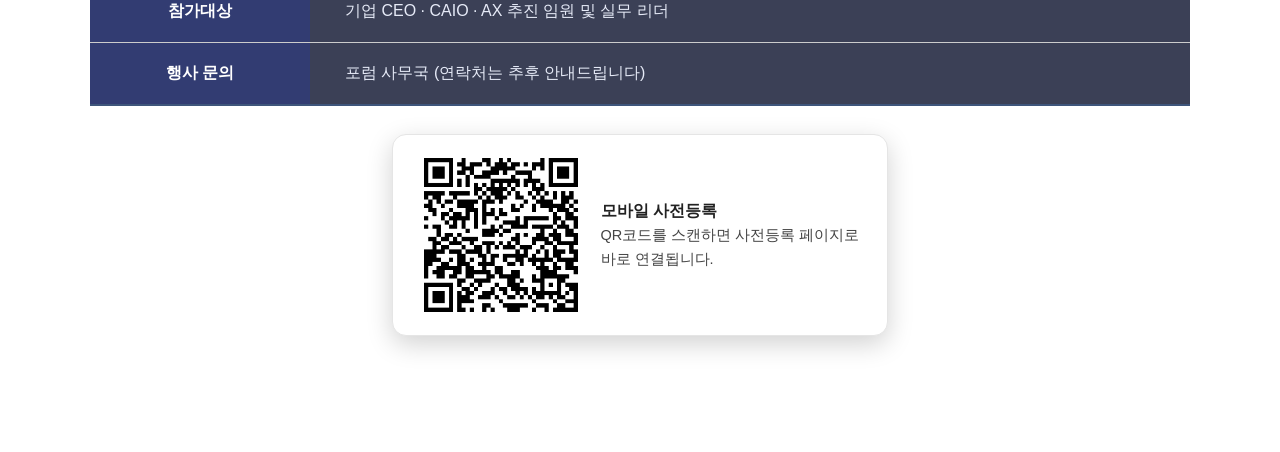
<file: v9.html>
<!DOCTYPE html>
<html lang="ko">
<head>
<meta charset="UTF-8" />
<meta http-equiv="X-UA-Compatible" content="IE=edge" />
<title>매경·KAIST CAIO AI리더스포럼 2026</title>
<meta name="viewport" content="width=device-width,initial-scale=1.0" />
<meta name="description" content="AX ROI의 분기점 : 에이전트 시대, 도입을 넘어 성과 실현으로 — 2026. 6. 25(목) 엘타워 8층 엘하우스홀. 매경·KAIST CAIO AI리더스포럼 2026." />
<meta property="og:type" content="article" />
<meta property="og:title" content="매경·KAIST CAIO AI리더스포럼 2026" />
<meta property="og:description" content="AX ROI의 분기점 : 에이전트 시대, 도입을 넘어 성과 실현으로 — 2026. 6. 25(목) 엘타워 8층 엘하우스홀" />
<meta property="og:image" content="https://dev-riverkim.github.io/ai-leaders-forum-2026/images/poster.jpg" />
<meta name="twitter:card" content="summary_large_image" />

<!-- etnews 컨퍼런스 템플릿 CSS (로컬) -->
<link rel="stylesheet" href="assets/conference.css" />
<link rel="stylesheet" href="assets/SpoqaHanSans-kr.css" type="text/css" />
<script src="assets/jquery-3.6.0.min.js"></script>
<script src="assets/jquery.cookie.js"></script>
<style>
  /* 하단 고정 신청바에 마지막 콘텐츠가 가려지지 않도록 본문 끝 여백 확보 */
  body{ padding-bottom:96px; }
  main .request_guide{ padding-bottom:20px; }
  @media(max-width:768px){ body{ padding-bottom:74px; } }

  /* 파트너 로고 균일화 (원본 로고 크기가 제각각이라 박스에 맞춰 정렬) */
  main .partner .thumb_partner{ display:inline-flex !important; align-items:center; justify-content:center; width:260px; height:140px; padding:18px; box-sizing:border-box; vertical-align:middle; overflow:hidden; }
  main .partner .thumb_partner a{ display:inline-flex !important; width:auto !important; height:auto !important; padding:0 !important; align-items:center; justify-content:center; }
  main .partner .thumb_partner img{ max-width:100% !important; max-height:84px !important; width:auto !important; height:auto !important; object-fit:contain; }

  /* 강사 사진: 원형 프레임(140x140)에 종횡비 무관하게 꽉 차도록 통일 */
  main .teacher .thumb_teacher > span img{ width:100% !important; height:100% !important; object-fit:cover; object-position:center top; display:block; }

  /* 강사 그리드·이름·직책 가운데 정렬 (행 전체 중앙 정렬) */
  main .teacher .list_teacher{ text-align:center; }
  main .teacher .thumb_teacher{ text-align:center; }
  main .teacher .thumb_teacher > strong,
  main .teacher .thumb_teacher > p{ text-align:center; width:100%; }

  /* 포럼 추진위원회 */
  main .committee{ padding:60px 0; }
  main .committee .cgrid{ display:grid; grid-template-columns:repeat(3,1fr); gap:18px; max-width:1000px; margin:0 auto; }
  @media(max-width:820px){ main .committee .cgrid{ grid-template-columns:repeat(2,1fr); } }
  @media(max-width:520px){ main .committee .cgrid{ grid-template-columns:1fr; } }
  main .committee .ccard{ background:#fff; border:1px solid #e5e5e5; border-radius:12px; padding:26px 18px 22px; text-align:center; }
  main .committee .ccard .cph{ width:96px; height:96px; border-radius:50%; margin:0 auto 14px; overflow:hidden; box-shadow:0 0 0 1px #e5e5e5; }
  main .committee .ccard .cph img{ width:100%; height:100%; object-fit:cover; object-position:center top; display:block; }
  main .committee .ccard .cph.ph-init{ display:flex; align-items:center; justify-content:center; background:#212E6E; color:#fff; font-size:34px; font-weight:700; box-shadow:none; }
  main .committee .ccard .role{ display:inline-block; font-size:12px; font-weight:700; color:#fff; background:#212E6E; border-radius:4px; padding:3px 10px; }
  main .committee .ccard .cnm{ font-size:18px; font-weight:700; color:#222; margin-top:10px; }
  main .committee .ccard .cnm .gi{ font-size:12px; font-weight:500; color:#d41d5d; margin-left:6px; }
  main .committee .ccard .cpos{ font-size:13.5px; color:#777; margin-top:4px; }
  main .committee .ccard .cdesc{ font-size:13px; color:#555; line-height:1.6; margin-top:10px; }
</style>
<style>
/* ===== Dark Image Theme (생성 래스터 배경 + 다크 글래스 + 가독성 수정 + 애니메이션) ===== */
body{ background:linear-gradient(rgba(9,13,32,.80),rgba(9,13,32,.93)), url("images/gen_grid_bg.jpg") !important; background-attachment:fixed !important; background-size:cover !important; background-position:center !important; color:#dfe4f5 !important; }
header{ position:relative; overflow:hidden; background:linear-gradient(rgba(12,16,40,.40),rgba(11,15,38,.80)), url("images/gen_grid_hero.jpg") !important; background-size:cover !important; background-position:center !important; }
header::after{ content:""; position:absolute; inset:0; pointer-events:none; background:radial-gradient(40% 50% at 80% 16%, #22D3EE33, transparent 70%); animation:hglow 9s ease-in-out infinite alternate; }
header > .wrap{ position:relative; z-index:2; }
@keyframes hglow{ to{ opacity:.5; transform:translateX(-4%);} }
header .title h2{ color:#ffffff !important; text-shadow:0 2px 22px rgba(0,0,0,.6); }
header .title .subcopy,header .title .subcopy2,header .info p{ text-shadow:0 1px 10px rgba(0,0,0,.7) !important; } header .title .subcopy2{ color:#cdd5ee !important; }
main,main .about,main .outline,main .program,main .teacher,main .committee,main .partner,main .request_guide{ background:transparent !important; }
main h3{ color:#fff !important; position:relative; text-shadow:0 1px 12px rgba(0,0,0,.45); } main h3::after{ content:""; display:block; width:48px;height:4px;background:#22D3EE;border-radius:3px;margin:14px auto 0; }
main .about article,main .about article p{ color:#e3e7f6 !important; } main .about article b{ color:#fff !important; }
main .outline ul li strong{ color:#fff !important; text-shadow:0 1px 8px rgba(0,0,0,.5); } main .outline .outline_icon span{ color:#cdd5ee !important; }
main .outline .outline_icon img{ filter:brightness(1.7) drop-shadow(0 0 5px #22D3EE99); }
main .outline .outline_table{ background:rgba(18,23,52,.55) !important; border-color:rgba(255,255,255,.12) !important; }
main .outline .outline_table th{ background:rgba(33,46,110,.78) !important; color:#fff !important; border-color:rgba(255,255,255,.10) !important; }
main .outline .outline_table td{ background:rgba(18,23,52,.55) !important; color:#e6eaf7 !important; border-color:rgba(255,255,255,.10) !important; }
main .program .program_table{ background:rgba(15,20,46,.68) !important; }
main .program .program_table thead th{ background:rgba(33,46,110,.92) !important; color:#fff !important; }
main .program .program_table td{ color:#dbe1f3 !important; border-color:rgba(255,255,255,.10) !important; }
main .program .program_table tr.break td{ background:rgba(255,255,255,.05) !important; color:#aeb6d6 !important; }
main .program .program_table strong{ color:#fff !important; } main .program .program_table p{ color:#b6bedd !important; }
main .program .wrap > table td:nth-child(2){ text-align:left !important; }
main .teacher .thumb_teacher > strong{ color:#fff !important; text-shadow:0 1px 8px rgba(0,0,0,.65); }
main .teacher .thumb_teacher > p{ color:#c8d0e8 !important; text-shadow:0 1px 6px rgba(0,0,0,.55); }
main .teacher .thumb_teacher > span{ box-shadow:0 0 0 2px #22D3EE88; }
main .committee .ccard{ background:rgba(17,22,50,.64) !important; border-color:rgba(255,255,255,.13) !important; }
main .committee .ccard .cnm{ color:#fff !important; } main .committee .ccard .cpos{ color:#c2cae3 !important; } main .committee .ccard .cdesc{ color:#cdd4e8 !important; font-size:14px !important; }
main .committee .ccard .role, main .committee .ccard .cph.ph-init{ background:#22D3EE !important; color:#042530 !important; } main .committee .ccard .cnm .gi{ color:#22D3EE !important; }
main .partner .thumb_partner{ background:#fff !important; border-radius:10px; border-color:rgba(255,255,255,.2) !important; box-shadow:0 6px 22px rgba(0,0,0,.35); }
main .request_guide table{ background:rgba(17,22,50,.6) !important; }
main .request_guide th{ background:rgba(33,46,110,.78) !important; color:#fff !important; border-color:rgba(255,255,255,.1) !important; }
main .request_guide td{ background:rgba(17,22,50,.55) !important; color:#e6eaf7 !important; border-color:rgba(255,255,255,.1) !important; }
main .request_guide td b{ color:#fff !important; } main .request_guide td p{ color:#e6eaf7 !important; }
main p.textalign-right{ color:#aab2d4 !important; }
main .outline .outline_btnWrap a.btn_register, footer .btn_register{ background-color:#22D3EE !important; color:#042530 !important; }

body.anim-on section:not(.rv-in){ opacity:0; transform:translateY(22px); }
body.anim-on section{ transition:opacity .7s ease, transform .7s ease; }
@media(prefers-reduced-motion:reduce){ body.anim-on section{opacity:1 !important;transform:none !important;transition:none !important;} }
@media(prefers-reduced-motion:reduce){ header::after{animation:none !important;} }
</style>
<script>
$(function(){
  if(!(window.matchMedia && window.matchMedia('(prefers-reduced-motion: reduce)').matches)){
    document.body.classList.add('anim-on');
    var io=new IntersectionObserver(function(es){es.forEach(function(en){if(en.isIntersecting){en.target.classList.add('rv-in');io.unobserve(en.target);}});},{threshold:.08});
    document.querySelectorAll('main section').forEach(function(e){io.observe(e);});
  }
});
</script>
<style>
/* ===== Designer QA fixes ===== */
header .title h2{ font-size:46px !important; line-height:1.25em; letter-spacing:.02em; }
@media(max-width:800px){ header .title h2{ font-size:34px !important; } }
.snsWrap{ margin:20px 0 !important; }
main .about article p{ font-size:18px; line-height:1.75em; }
main .about article > p:first-child b{ font-size:19px; line-height:1.6; letter-spacing:-.01em; }
main h3::after{ width:56px !important; }
main .partner h3{ font-size:20px !important; font-weight:600; margin-bottom:12px !important; letter-spacing:.02em; }
main .partner h3::after{ width:28px !important; height:2px !important; margin-top:8px !important; }
main .outline .outline_icon img{ width:58px; }
main .committee .cgrid{ align-items:stretch; }
main .committee .ccard{ display:flex; flex-direction:column; align-items:center; }
main .committee .ccard .cdesc{ margin-top:auto; padding-top:10px; }
main .committee .ccard .role{ border-radius:6px; padding:4px 10px; font-size:11px; letter-spacing:.03em; }
main .program .program_table td:last-child{ font-size:13.5px; }
@media(max-width:600px){ footer .btn_register{ font-size:20px; padding:16px 20px; } }
</style>
<style>
/* 참가신청 QR 블록 */
.qr-block{ margin:28px auto 0; display:flex; align-items:center; justify-content:center; gap:20px; background:#fff; border:1px solid #e5e5e5; border-radius:14px; padding:20px 28px; width:fit-content; max-width:92%; box-shadow:0 8px 26px rgba(0,0,0,.18); }
.qr-block img{ width:128px; height:128px; display:block; }
.qr-block p{ margin:0; font-size:14.5px; color:#444 !important; line-height:1.65; text-align:left; }
.qr-block p b{ font-size:16px; color:#222 !important; }
@media(max-width:560px){ .qr-block{ flex-direction:column; text-align:center; } .qr-block p{ text-align:center; } }
</style>
<style>
/* 히어로 인포 칩 + QR (B안: 한 줄 정렬) */
header{ position:relative; }
header .info.info-chips{ display:flex; justify-content:center; align-items:stretch; gap:12px; flex-wrap:wrap; }
header .info-chips .chip{ display:flex; align-items:center; background:rgba(255,255,255,.08); border:1px solid rgba(255,255,255,.18); border-radius:10px; padding:12px 18px; font-size:15px; font-weight:500; color:#fff; text-shadow:0 1px 6px rgba(0,0,0,.45); }
header .info-chips .chip-qr{ gap:12px; padding:9px 16px; }
header .info-chips .chip-qr img{ width:84px; height:84px; background:#fff; padding:4px; border-radius:6px; box-sizing:border-box; display:block; }
header .info-chips .chip-qr b{ font-size:13px; color:#eef1fb; text-align:left; line-height:1.5; font-weight:600; text-shadow:0 1px 6px rgba(0,0,0,.45); }
@media(max-width:600px){ header .info-chips .chip-qr{ display:none; } }
/* 하단 QR 강화 (포스터·공유용) */
.qr-block img{ width:160px !important; height:160px !important; }
</style>
</head>
<body>

<header style="background:url('images/header_bg.jpg') no-repeat; background-size:cover;">
  <div class="wrap">
    <h1><span style="font-size:17px;color:#fff;font-weight:700;letter-spacing:.01em;">매일경제 · KAIST CAIO 총동문회</span></h1>
    <div class="title">
      <p class="subcopy">매경·KAIST CAIO AI리더스포럼 2026</p>
      <h2>AX ROI의 분기점,<br>에이전트 시대 도입을 넘어 성과 실현으로</h2>
      <p class="subcopy2">돈 되는 AI 에이전트 기술 소개에서부터 최신 AX 성과 실현 사례까지 총망라</p>
    </div>
    <div class="snsWrap">
      <p>
        <a href="#" id="sns-tw" title="트위터 공유하기" class="btn_twitter" target="_blank" rel="noopener"></a>
        <a href="#" id="sns-fb" title="페이스북 공유하기" class="btn_facebook" target="_blank" rel="noopener"></a>
        <a href="#" id="sns-url" title="URL 복사하기" class="btn_url"></a>
      </p>
    </div>
    <div class="info info-chips">
      <span class="chip">2026년 6월 25일(목) 10:00 ~ 18:00</span>
      <span class="chip">엘타워 8층 엘하우스홀 (서울 서초구 강남대로)</span>
      <span class="chip chip-qr" aria-hidden="true"><img src="qr.png" alt=""><b>QR 스캔으로<br>바로 사전등록</b></span>
    </div>
  </div>
</header>

<main role="main">
  <!-- 포럼 소개 -->
  <section class="about">
    <div class="wrap">
      <div class="h3_sub">
        <article>
          <p><b>AX ROI의 분기점 : 에이전트 시대, 도입을 넘어 성과 실현으로<br>
          돈 되는 AI 에이전트 기술 소개에서부터 최신 AX 성과 실현 사례까지 총망라</b></p>

          <p>생성형 AI의 비약적 발전 이후, 기업들은 도입 단계를 넘어 성과와 수익화라는 새로운 도전에 직면하고 있습니다. 이제 스스로 업무를 수행하는 ‘AI 에이전트’가 새로운 일하는 방식으로 자리 잡으면서, 막대한 투자를 실제 투자 대비 성과(ROI)로 연결하는 전략은 경영진의 핵심 의사결정 과제가 되었습니다.</p>

          <p>2026년은 기업 AI 확산의 분기점이 될 것입니다. 개념검증(PoC)을 지나 조직 전반으로 성과를 입증하느냐, 아니면 투자가 부담으로 남느냐 — 이제 누가 먼저 준비하느냐에 따라 기업의 경쟁력은 크게 달라질 수 있습니다.</p>

          <p>매경·KAIST CAIO AI리더스포럼 2026은 산업별 최고경영자(CEO)급 리더들이 한자리에 모이는 실전 전략 포럼입니다. 금융·제조·IT·법률·공공·바이오 등 각 산업 현장의 CAIO와 KAIST 교수진이 실제로 축적한 도입·확산·성과 모델을 공유하며, 리더가 직접 바이브코딩으로 에이전트를 구현해 조직의 문제를 푸는 실전 사례까지 무대에서 공개합니다.</p>

          <p>기업의 미래를 좌우할 전략적 인사이트를 이 자리에서 확인하십시오.</p>
        </article>
      </div>
    </div>
  </section>

  <!-- 포럼 개요 -->
  <section class="outline">
    <div class="wrap">
      <h3>포럼 개요</h3>
      <ul class="clearfix">
        <li>
          <div class="outline_icon"><img src="images/icon_outline01.png" alt="일시 아이콘"><span>일시</span></div>
          <strong>2026년 6월 25일(목) 오전 10:00 ~ 18:00</strong>
        </li>
        <li>
          <div class="outline_icon"><img src="images/icon_outline02.png" alt="장소 아이콘"><span>장소</span></div>
          <strong>엘타워 8층 엘하우스홀<br>(서울 서초구 강남대로)</strong>
        </li>
        <li>
          <div class="outline_icon"><img src="images/icon_outline03.png" alt="참가신청 아이콘"><span>참가신청</span></div>
          <strong>사전등록 (구글폼)<br>좌석 한정 · 조기 마감될 수 있습니다</strong>
        </li>
      </ul>

      <table class="clearfix outline_table">
        <colgroup><col width="12%"><col width="38%"><col width="12%"><col width="38%"></colgroup>
        <tr>
          <th>참가대상</th><td>기업 CEO · CAIO · AX 추진 임원 및 실무 리더</td>
          <th>공동주최</th><td>매일경제 · KAIST CAIO 총동문회</td>
        </tr>
        <tr>
          <th>주제</th><td>AX ROI의 분기점 : 에이전트 시대, 도입을 넘어 성과 실현으로</td>
          <th>후원</th><td>KAIST 김재철AI대학원</td>
        </tr>
      </table>

      <div class="outline_btnWrap">
        <a href="#" class="btn_register js-register" title="사전등록 신청하기">사전등록 신청하기<i></i></a>
      </div>
    </div>
  </section>

  <!-- 프로그램 -->
  <section class="program">
    <div class="wrap">
      <h3>프로그램</h3>
      <table class="program_table">
        <colgroup><col width="15%"><col width="*"><col width="25%"></colgroup>
        <thead><tr><th>시간</th><th>주제</th><th>발표자</th></tr></thead>
        <tbody>
          <tr class="break"><td>09:30 ~ 10:00</td><td colspan="2">등록 및 네트워킹</td></tr>
          <tr>
            <td>10:00 ~ 10:30</td>
            <td><strong>개회식 · 환영사 및 포럼 개회</strong><p>축사 정송 KAIST 김재철AI대학원장 / 환영사 김영주 CAIO 총동문회장 / 개회사 조은아 포럼 추진위원장</p></td>
            <td>개회</td>
          </tr>
          <tr>
            <td>10:30 ~ 11:10</td>
            <td><strong>[기조강연] AX의 핵심에는 바이브코딩이 있다</strong></td>
            <td>KAIST CAIO 책임교수<strong>장동인</strong></td>
          </tr>
          <tr>
            <td>11:10 ~ 11:40</td>
            <td><strong>[CAIO 리더스] AX의 목표 : 일하는 방식의 재설계를 통한 조직의 성과(ROI)</strong></td>
            <td>GS 상무<strong>김진아</strong></td>
          </tr>
          <tr>
            <td>11:40 ~ 12:10</td>
            <td><strong>[CAIO 초청] AX의 과제 : AI NOW, 우리는 준비 되어 있는가? — AI Ready Data</strong></td>
            <td>티맥스그룹 실장<strong>정재헌</strong></td>
          </tr>
          <tr class="break"><td>12:10 ~ 13:20</td><td colspan="2">점심식사 · 네트워킹 (13:10~13:20 교수진 세션 발제자 소개)</td></tr>
          <tr>
            <td>13:20 ~ 14:00</td>
            <td><strong>[KAIST 교수진] 논리-직관 융합 AI가 여는 “검증형 AI”의 미래</strong></td>
            <td>KAIST 교수<strong>허기홍</strong></td>
          </tr>
          <tr>
            <td>14:00 ~ 14:40</td>
            <td><strong>[KAIST 교수진] Agentic OS for AI-First Enterprise</strong></td>
            <td>KAIST 교수<strong>황성주</strong></td>
          </tr>
          <tr class="break"><td>14:40 ~ 15:00</td><td colspan="2">Coffee Break</td></tr>
          <tr>
            <td>15:00 ~ 15:50</td>
            <td><strong>[매경 초청] AI 최전선에서 살아남는 팀들이 가진 핵심 역량과 우리의 교육 방향</strong></td>
            <td>업스테이지 AI 교육부문 대표<strong>손해인</strong></td>
          </tr>
          <tr>
            <td>15:50 ~ 16:20</td>
            <td><strong>[CAIO 리더스] The Age of Agentic AI : 도메인 특화 AX 전략</strong></td>
            <td>포티투마루 대표<strong>김동환</strong></td>
          </tr>
          <tr>
            <td>16:20 ~ 16:50</td>
            <td><strong>[CAIO 리더스] AI 네이티브 조직 전환의 과정 및 이슈 : 스타트업 사례</strong></td>
            <td>바이오컴 대표<strong>전태준</strong></td>
          </tr>
          <tr class="break"><td>16:50 ~ 17:00</td><td colspan="2">Coffee Break</td></tr>
          <tr>
            <td>17:00 ~ 17:30</td>
            <td><strong>[CAIO 스페셜] 리더의 바이브코딩 : CAIO가 직접 만드는 AI의 시대</strong><p>10기 최우수 팀프로젝트 시연</p></td>
            <td>CAIO 10기<strong>최우수팀</strong></td>
          </tr>
          <tr>
            <td>17:30 ~ 17:50</td>
            <td><strong>[토론 · Q&amp;A] 우리 조직의 AX, 어디서부터 어떻게 할 것인가</strong></td>
            <td>토론 좌장<strong>장동인 교수</strong></td>
          </tr>
          <tr class="break"><td>17:50 ~ 18:00</td><td colspan="2">폐회 및 네트워킹</td></tr>
        </tbody>
      </table>
      <style>main .program .wrap > table td {text-align:center !important;} main .program .wrap > table td:nth-child(2) {text-align:left !important; padding-left:20px;}</style>
      <p class="textalign-right">※ 상기 프로그램은 사정에 따라 변경될 수 있습니다.</p>
    </div>
  </section>

  <!-- 연사 소개 -->
  <section class="teacher">
    <div class="wrap">
      <h3>연사 소개</h3>
      <div class="list_teacher clearfix">

        <div id="lecturer2_btn" class="thumb_teacher"><span><img src="images/jangdongin.webp" width="130"></span><strong>장동인</strong><p>KAIST CAIO 책임교수</p></div>
        <div id="record2_modal" class="modal"><div class="modalWrap"><span class="close" title="닫기">&times;</span><div class="modal-content"><p><b>[기조강연] AX의 핵심에는 바이브코딩이 있다</b><br><br>現 KAIST 김재철AI대학원 CAIO 담당 책임교수 / AiBB Lab 대표<br>7년째 CEO를 위한 AI 코딩 교육 진행<br>前 한국테라데이타 부사장, SAS코리아 부사장 등 역임<br><br>AX(AI 전환)를 성과로 연결하는 핵심 동력으로서의 ‘바이브코딩’을 조망하고, 리더가 직접 AI를 활용해 조직의 문제를 푸는 방향을 제시합니다.</p></div></div></div>

        <div id="lecturer3_btn" class="thumb_teacher"><span><img src="images/kimjina.webp" width="130"></span><strong>김진아</strong><p>(주)GS 상무</p></div>
        <div id="record3_modal" class="modal"><div class="modalWrap"><span class="close" title="닫기">&times;</span><div class="modal-content"><p><b>[CAIO 리더스] AX의 목표 : 일하는 방식의 재설계를 통한 조직의 성과(ROI)</b><br>(주)GS 상무 · AX 조직 52g<br><br>GS그룹 AX 조직 52g가 6년간 정유공장·발전소·물류센터·편의점·고객센터 현장에서 추진한 혁신 사례를 통해, 기술 도입을 넘어 실제 업무 변화와 성과로 이어지는 방법을 공유합니다. AI를 조직문화와 일하는 방식의 변화로 연결하는 리더십·변화관리 원칙을 다룹니다.</p></div></div></div>

        <div id="lecturer4_btn" class="thumb_teacher"><span><img src="images/jeongjaeheon.webp" width="130"></span><strong>정재헌</strong><p>티맥스그룹 실장</p></div>
        <div id="record4_modal" class="modal"><div class="modalWrap"><span class="close" title="닫기">&times;</span><div class="modal-content"><p><b>[CAIO 초청] AX의 과제 : AI NOW, 우리는 준비 되어 있는가? — AI Ready Data</b><br>Tmax그룹 실장 · 前 오케스트로 AGI 대표<br><br>에이전트는 구매가 아니라 보안·인프라·데이터 3대 전제 위에서 작동합니다. 경쟁력이 비정형·실시간 데이터의 표준화(ARD)로 이동하는 흐름과, 운영 가능한 AI 학습데이터를 만드는 글로벌 표준·프로세스, 한국형 소버린 AI 전략까지 제시합니다.</p></div></div></div>

        <div id="lecturer5_btn" class="thumb_teacher"><span><img src="images/heogihong.jpg" width="130"></span><strong>허기홍</strong><p>KAIST 교수</p></div>
        <div id="record5_modal" class="modal"><div class="modalWrap"><span class="close" title="닫기">&times;</span><div class="modal-content"><p><b>[KAIST 교수진] 논리-직관 융합 AI가 여는 “검증형 AI”의 미래</b><br>KAIST 교수<br><br>신경망 기반 AI는 지시를 올바로 따르는지 엄밀히 판단하기 어렵습니다. 뛰어난 직관의 언어 모델과 엄밀한 논리의 검증 시스템이 결합되는 ‘검증형 AI’의 미래를 함께 그립니다.</p></div></div></div>

        <div id="lecturer6_btn" class="thumb_teacher"><span><img src="images/hwangseongju.jpg" width="130"></span><strong>황성주</strong><p>KAIST 교수</p></div>
        <div id="record6_modal" class="modal"><div class="modalWrap"><span class="close" title="닫기">&times;</span><div class="modal-content"><p><b>[KAIST 교수진] Agentic OS for AI-First Enterprise</b><br>KAIST 교수<br><br>AI-First 기업으로 전환하기 위한 에이전트 기반 운영체계(Agentic OS)의 개념과 방향을 제시합니다.</p></div></div></div>

        <div id="lecturer7_btn" class="thumb_teacher"><span><img src="images/sonhaein.png" width="130"></span><strong>손해인</strong><p>업스테이지 AI 교육부문 대표</p></div>
        <div id="record7_modal" class="modal"><div class="modalWrap"><span class="close" title="닫기">&times;</span><div class="modal-content"><p><b>[매경 초청] AI 최전선에서 살아남는 팀들이 가진 핵심 역량과 우리의 교육 방향</b><br>업스테이지 AI 교육부문 대표 · 창업 멤버<br><br>AlphaGo·ChatGPT·Agent 시대로 파도가 빨라지며 기업이 원하는 인재상도 달라졌습니다. NVIDIA·업스테이지 최전선에서 목격한 살아남는 팀의 공통 역량과, 에이전트 시대 교육이 바꿔야 할 지점을 구체적으로 풀어냅니다.</p></div></div></div>

        <div id="lecturer8_btn" class="thumb_teacher"><span><img src="images/kimdonghwan.jpg" width="130"></span><strong>김동환</strong><p>포티투마루 대표</p></div>
        <div id="record8_modal" class="modal"><div class="modalWrap"><span class="close" title="닫기">&times;</span><div class="modal-content"><p><b>[CAIO 리더스] The Age of Agentic AI : 도메인 특화 AX 전략</b><br>포티투마루 대표 · 국가AI전략위 공공AX 위원<br><br>딥러닝 기반 AI의 발전 흐름을 돌아보고, Generative를 넘어 Agentic AI 기반의 산업·공공·행정 혁신으로 생산성과 글로벌 경쟁력을 확보한 사례를 공유합니다. 금융·제조·전자·법률·헬스케어·공공 등 도메인별 특화 AX 전략을 함께 고민합니다.</p></div></div></div>

        <div id="lecturer9_btn" class="thumb_teacher"><span><img src="images/jeontaejun.jpg" width="130"></span><strong>전태준</strong><p>바이오컴 대표</p></div>
        <div id="record9_modal" class="modal"><div class="modalWrap"><span class="close" title="닫기">&times;</span><div class="modal-content"><p><b>[CAIO 리더스] AI 네이티브 조직 전환의 과정 및 이슈 : 스타트업 사례</b><br>바이오컴 대표 · KAIST CAIO 과정 대상<br><br>AI를 도입한 회사는 많지만 성과를 매출·비용으로 증명하는 회사는 드뭅니다. AI가 안전하고 측정 가능하게 일하도록 만드는 운영 체계를 다루며, 인당 생산성을 끌어올리는 방법과 자산이 되는 에이전트의 차이를 직접 운영·검증한 경험으로 제시합니다.</p></div></div></div>

      </div>
    </div>
  </section>

  <!-- 포럼 추진위원회 -->
  <section class="committee">
    <div class="wrap">
      <h3>포럼 추진위원회</h3>
      <div class="cgrid">
        <div class="ccard"><div class="cph"><img src="images/comm_jangdongin.jpg" alt="장동인"></div><span class="role">총괄자문</span><div class="cnm">장동인</div><div class="cpos">KAIST 김재철AI대학원 · 책임교수</div><div class="cdesc">CAIO 과정을 담당하며, 7년째 CEO를 위한 AI 코딩 교육을 진행하고 있습니다.</div></div>
        <div class="ccard"><div class="cph"><img src="images/comm_kimyoungju.jpg" alt="김영주"></div><span class="role">고문</span><div class="cnm">김영주<span class="gi">CAIO 5기</span></div><div class="cpos">(주)시스원 · 대표이사</div><div class="cdesc">AX 및 인프라 구축·유지보수, 솔루션을 제공하는 기업을 이끌고 있습니다.</div></div>
        <div class="ccard"><div class="cph"><img src="images/comm_joeuna.jpg" alt="조은아"></div><span class="role">추진위원장</span><div class="cnm">조은아<span class="gi">CAIO 5기</span></div><div class="cpos">추계예술대학교 문화예술경영대학원 · 교수</div><div class="cdesc">문화정책과 예술기관 운영을 연구·자문해 왔으며, 문화예술 버티컬 AI 프로젝트 기획에 참여하고 있습니다.</div></div>
        <div class="ccard"><div class="cph"><img src="images/comm_nammin.jpg" alt="남민웅"></div><span class="role">부위원장</span><div class="cnm">남민웅<span class="gi">CAIO 5기</span></div><div class="cpos">오케스트로 · 전무</div><div class="cdesc">금융사업본부를 담당하며 소버린 AI 클라우드 데이터센터 사업을 지원합니다.</div></div>
        <div class="ccard"><div class="cph"><img src="images/comm_parkjongmin.jpg" alt="박종민"></div><span class="role">부위원장</span><div class="cnm">박종민<span class="gi">CAIO 6기</span></div><div class="cpos">HDC랩스 · 연구소장</div><div class="cdesc">스마트홈과 빌딩을 연결하는 플랫폼을 만들고 AIoT 전략을 이끕니다.</div></div>
        <div class="ccard"><div class="cph"><img src="images/comm_leewongeun.jpg" alt="이원근"></div><span class="role">부위원장</span><div class="cnm">이원근<span class="gi">CAIO 6기</span></div><div class="cpos">(주)모빅랩 · 대표이사</div><div class="cdesc">스마트 팩토리 분야의 설비 고장 진단 AI 솔루션을 제공하고 있습니다.</div></div>
        <div class="ccard"><div class="cph"><img src="images/comm_kimjihye.jpg" alt="김지혜"></div><span class="role">부위원장</span><div class="cnm">김지혜<span class="gi">CAIO 9기</span></div><div class="cpos">럭셔리게이트웨이 · 대표</div><div class="cdesc">럭셔리 브랜드의 글로벌 시장 진입 전략을 전문으로 합니다.</div></div>
        <div class="ccard"><div class="cph ph-init">김</div><span class="role">이사</span><div class="cnm">김일훈<span class="gi">CAIO 7기</span></div><div class="cpos">한울회계법인 · 공인회계사</div></div>
        <div class="ccard"><div class="cph"><img src="images/comm_jeongmingi.jpg" alt="정민기"></div><span class="role">이사</span><div class="cnm">정민기<span class="gi">CAIO 8기</span></div><div class="cpos">재정경제부 부총리실 · 인공지능자문관</div><div class="cdesc">부처 내 행정혁신 과제 발굴과 AI 기반 업무전환 전략 자문을 수행합니다.</div></div>
        <div class="ccard"><div class="cph"><img src="images/comm_jeongjeongmo.jpg" alt="정정모"></div><span class="role">특별위원장</span><div class="cnm">정정모<span class="gi">CAIO 6기</span></div><div class="cpos">리눅스데이타시스템 · 대표이사</div></div>
        <div class="ccard"><div class="cph ph-init">최</div><span class="role">특별위원장</span><div class="cnm">최종수<span class="gi">CAIO 7기</span></div><div class="cpos">삼성서울병원 · 디지털혁신추진단 CTO</div></div>
        <div class="ccard"><div class="cph"><img src="images/comm_yoeungjun.jpg" alt="유응준"></div><span class="role">특별위원장</span><div class="cnm">유응준<span class="gi">CAIO 8기</span></div><div class="cpos">JOON AI 컨설팅 · 대표이사</div></div>
        <div class="ccard"><div class="cph"><img src="images/comm_kimjaekwan.jpg" alt="김재관"></div><span class="role">특별위원장</span><div class="cnm">김재관<span class="gi">CAIO 9기</span></div><div class="cpos">KB국민카드 · 대표이사</div></div>
      </div>
    </div>
  </section>

  <!-- 공동주최 · 후원 -->
  <section class="partner">
    <div class="wrap">
      <h3>공동주최</h3>
      <div class="list_partner">
        <span class="thumb_partner"><img src="images/logo_mk_official.svg" alt="매일경제" style="max-height:44px;"></span>
        <span class="thumb_partner"><a href="http://www.kaist.ac.kr/kr/" target="_blank" rel="noopener"><img src="images/logo_kaist.jpg" alt="KAIST CAIO 총동문회"></a></span>
      </div>
      <h3>후원</h3>
      <div class="list_partner">
        <span class="thumb_partner"><a href="http://gsai.kaist.ac.kr/?lang=ko" target="_blank" rel="noopener"><img src="images/logo_kaistai.jpg" alt="KAIST 김재철AI대학원"></a></span>
      </div>
      <h3>협력/후원사</h3>
      <div class="list_partner">
        <span class="thumb_partner"><a href="https://www.kumhotire.co.kr" target="_blank" rel="noopener"><img src="images/logo_kumho.png" alt="금호타이어"></a></span>
        <span class="thumb_partner"><a href="https://www.jipyong.com" target="_blank" rel="noopener"><img src="images/logo_jipyong.png" alt="법무법인 지평"></a></span>
        <span class="thumb_partner"><a href="http://www.sysone.co.kr/" target="_blank" rel="noopener"><img src="images/logo_sysone.jpg" alt="시스원"></a></span>
        <span class="thumb_partner" style="color:#222;font-size:16px;font-weight:700;letter-spacing:-.01em;"><a href="https://swimming.koreanpc.kr" target="_blank" rel="noopener" style="text-decoration:none;color:#222;">대한장애인수영연맹</a></span>
      </div>
    </div>
  </section>

  <!-- 참가신청 안내 -->
  <section class="request_guide">
    <div class="wrap">
      <h3>참가신청 안내</h3>
      <table>
        <colgroup><col width="20%"><col width="80%"></colgroup>
        <tr>
          <th>신청 방법</th>
          <td>
            <p>- 하단 또는 상단의 <b>‘사전등록 신청하기’</b> 버튼을 통해 구글폼으로 신청해 주시기 바랍니다.</p>
            <p>- 좌석이 한정되어 있어 조기 마감될 수 있습니다.</p>
          </td>
        </tr>
        <tr>
          <th>참가대상</th>
          <td><p>기업 CEO · CAIO · AX 추진 임원 및 실무 리더</p></td>
        </tr>
        <tr>
          <th>행사 문의</th>
          <td><p>포럼 사무국 (연락처는 추후 안내드립니다)</p></td>
        </tr>
      </table>

      <div class="qr-block">
        <img src="qr.png" alt="사전등록 QR코드">
        <p><b>모바일 사전등록</b><br>QR코드를 스캔하면 사전등록 페이지로<br>바로 연결됩니다.</p>
      </div>
    </div>
  </section>
</main>

<footer>
  <a href="#top" title="맨 위로" class="btn_gotop"><img src="images/btn_gotop.png"></a>
  <a href="#" title="사전등록 신청하기" class="btn_register js-register">사전등록 신청하기<i></i></a>
</footer>

<script>
  // ===== 구글폼 신청 링크 (받으면 이 값만 교체) =====
  var REGISTER_URL = "https://docs.google.com/forms/d/e/1FAIpQLScuz4HVtLLdzOOgcEcVKXNpfKAYTQOdwJYebZCxMklvXIc5TQ/viewform";

  $(function(){
    // 신청 버튼 동작
    $(".js-register").on("click", function(e){
      e.preventDefault();
      if(REGISTER_URL){ window.open(REGISTER_URL, "_blank"); }
      else { alert("사전등록 링크는 준비 중입니다. 곧 오픈됩니다."); }
    });

    // 강사 모달
    for (var i=1;i<=20;i++){
      if ($("#lecturer"+i+"_btn").length<=0) continue;
      if ($("#record"+i+"_modal").length>0){
        $("#lecturer"+i+"_btn").css("cursor","pointer").on("click", function(){
          var id = this.id.replace("lecturer","#record").replace("btn","modal");
          $(id).css("display","flex");
        });
      }
    }
    $(".close").on("click", function(){ $(this).closest(".modal").hide(); });
    window.onclick = function(event){
      var t = event.target;
      if (t.className === "modal") t.style.display = "none";
    };

    // 맨 위로
    $(window).scroll(function(){
      if ($(this).scrollTop() > 200) $(".btn_gotop").fadeIn();
      else $(".btn_gotop").fadeOut();
    });
    $(".btn_gotop").click(function(){ $("html, body").animate({scrollTop:0}, 400); return false; });

    // SNS 공유
    var url = location.href.split('#')[0];
    var title = "매경·KAIST CAIO AI리더스포럼 2026";
    $("#sns-tw").attr("href","https://twitter.com/intent/tweet?text="+encodeURIComponent(title)+"&url="+encodeURIComponent(url));
    $("#sns-fb").attr("href","https://www.facebook.com/sharer/sharer.php?u="+encodeURIComponent(url));
    $("#sns-url").on("click", function(e){
      e.preventDefault();
      if(navigator.clipboard){ navigator.clipboard.writeText(url).then(function(){alert("주소가 복사되었습니다.");}); }
      else { prompt("Ctrl+C로 복사하세요.", url); }
    });
  });
</script>
</body>
</html>
</file>
<file: assets/conference.css>
@charset "utf-8";
@import url('https://spoqa.github.io/spoqa-han-sans/css/SpoqaHanSansNeo.css');

article, aside, details, figcaption, figure, footer, header, menu, nav, section, main { display: block; }

/*reset*/
* {box-sizing:border-box; word-break:keep-all;}
ul,ol {list-style:none; margin:0; padding:0;}
img, fieldset {border:0;}
a { color:inherit; text-decoration:none; }
table { border-collapse:collapse; }
input,button,select,label {vertical-align:middle;}
button { background:transparent; border:0;}
hr {display:none;}
del,ins {text-decoration:none;}
* {margin:0; padding:0; outline:0}
html, body, div, span, object, iframe, h1, h2, h3, h4, h5, h6, p, blockquote, pre,
abbr, address, cite, code, del, dfn, em, img, ins, kbd, q, samp,
small, strong, sub, sup, var, b, i, dl, dt, dd, ol, ul, li,
fieldset, form, label, legend, caption, tbody, tfoot, thead, 
article, aside, canvas, details, figcaption, figure, footer, header, hgroup, menu, nav, section, summary,
time, mark, audio, video,select,option {margin:0; padding:0; border:0; outline:0; background:transparent;}

.clearfix {zoom:1;}
.clearfix:after {content:''; display:block; clear:both;}
.clearfix { clear:both; }
.hide {position:absolute; left:-100000em; top:-100000em;}

body { margin:0; padding:0; color:#222; font-family:'Spoqa Han Sans Neo', 'Apple SD Gothic Neo', 'Malgun Gothic','돋움','dotum','Helvetica Neue', Helvetica, Roboto, Arial, sans-serif; font-size:17px; background-color:#fafafa;}
header, section, footer, hgroup{ display:block; }
body {-webkit-text-size-adjust: 100%;}
.wrap {width:1100px; margin:0 auto;}

header {padding:10px 0 25px; word-break:keep-all; background-color:#444;}
header h1 {position:relative; font-size:0; margin-bottom:30px;}
header h1 img {height:24px;}
header h1 .btn_logout {color:#eee; font-size:16px; position:absolute; top:2px; right:5px;  font-weight:normal; text-shadow:0 0 1px rgba(0,0,0,1);}
header .title {text-align:center; }
header .title h2 {color:#ccff00; font-size:52px; line-height:1.2em;  text-shadow:0 2px 2px rgba(0,0,0,0.5);  font-weight:700; letter-spacing:0.04em; margin-bottom:20px;}
header .title .subcopy {color:#fff; font-size:28px; line-height:1.3em; text-shadow:0 1px 2px rgba(0,0,0,0.5); font-weight:300; margin-bottom:10px;}
header .title .subcopy2 {color:#fff; font-size:24px; font-weight:700; text-shadow:0 2px 2px rgba(0,0,0,0.5); letter-spacing:0.5px;}
header .info {text-align:center; color:#fff; font-size:18px; text-shadow:0 1px 1px rgba(0,0,0,0.5); line-height:1.7em;}
header .info .highlight {background-color:#1780c0; display:inline-block; padding:10px 20px; border-radius:50px; line-height:1em; margin:5px 0; box-shadow:0 1px 2px rgba(0,0,0,0.5);}

.snsWrap {position:relative; text-align:center; margin:35px 0;}
.snsWrap a {display:inline-block; width:50px; height:50px; margin:0 5px; border-radius:50px; box-shadow:0px 2px 3px rgba(0,0,0,0.2); background-image:url('https://img.etnews.com/2018/conference/images/icon_common.png'); background-size:250px;}
.snsWrap a img {width:100%; height:100%; }
.snsWrap .btn_facebook {background-position:-50px 0;}
.snsWrap .btn_url {background-position:-100px 0;}

main { padding:40px 0 0; position:relative; background-color:#fff;}
main h3 {font-size:36px; font-weight:700; margin-bottom:30px; line-height:1.3em; text-shadow: 0 1px 1px rgba(0,0,0,0.1); text-align:center;}
main section {margin-bottom:40px;}

main .h3_sub {position:relative;}
main .h3_sub img + article {padding-right:530px; }
main .h3_sub > img {position:absolute; right:0; top:0; width:500px;}

main .about {font-size:18px; overflow:hidden;}
main .about strong {font-size:25px; display:block; margin:0 0 7px;}
main .about p {margin-bottom:15px; font-size:17px; line-height:1.5em;}
main .about u {text-decoration:none; box-shadow:inset 0 -20px 0 rgba(200,247,50,.7);}
main .about b {font-weight:bold;}
main .about mark {color:#dd0d00; font-weight:bold; font-size:20px;}

main .outline {background-color:#3e557b; padding:40px 0; color:#fff; text-align:center;}
main .outline h3 {text-align:center; margin-bottom:45px;}
main .outline li {float:left; width:33%; padding:0 15px;}
main .outline .outline_icon {display:inline-block; width:90px; height:90px; border-radius:100px; margin-bottom:15px;}
main .outline .outline_icon img {width:50px;}
main .outline .outline_icon span {display:block; color:#ddd; margin-top:10px;}
main .outline strong {display:block;}
main .outline table {font-size:16px; margin:30px 0 20px; width:100%;}
main .outline th, main .outline td {padding:20px; border-bottom:1px solid #3e557b; }
main .outline th {background-color:#ddd; color:#3e557b; border-left:1px solid #3e557b;}
main .outline td {background-color:#eceef2; color:#222; text-align:left; line-height:1.3em; box-shadow:-1px 0 0 rgba(0,0,0,0.1);}
main .outline p {text-align:left; font-size:16px; padding:0 20px; line-height:1.4em; margin-bottom:3px; color:#eee;}
main .outline .outline_btnWrap {margin-top:30px;}
main .outline .outline_btnWrap a {display:inline-block; padding:15px 35px; text-shadow:0 1px 1px rgba(0,0,0,0.1); box-shadow:0 1px 1px rgba(0,0,0,0.1); margin:5px; border-radius:60px; font-size:18px; font-weight:400; cursor:pointer;}
main .outline .outline_btnWrap a > i {display:inline-block; width:16px; height:16px; background-image:url('https://img.etnews.com/2018/conference/images/icon_btn.png'); background-size:64px; margin-left:8px;}
main .outline .outline_btnWrap a.btn_register {background-color:#d41d5d;}
main .outline .outline_btnWrap a.btn_faq {background-color:#05875A;} 
main .outline .outline_btnWrap a.btn_faq i {background-position:-16px;}
main .outline .outline_btnWrap a.btn_check {background-color:#870533;}
main .outline .outline_btnWrap a.btn_check i {background-position:-32px;}
main .outline .outline_btnWrap a.btn_replay {background-color:#08ABD4;}
main .outline .outline_btnWrap a.btn_replay i {background-position:-48px;}
main .outline .btn_map {font-size:14px; font-weight:400; display:inline-block; line-height:1em; border:1px solid #fff; padding:8px 10px; border-radius:20px; color:#fff; box-shadow:0 0 1px rgba(0,0,0,0.1); margin-top:12px;}
main .outline .btn_map:hover {background-color:#fff; color:#3e557b;}
main .outline .faq {font-size:15px;}
main .outline .faq li {float:none; width:100%; padding:0;}
main .outline .faq li:last-child {text-align:center;}
main .outline .faq .title {font-weight:bold; margin-top:10px;}
main .outline .faq .con span {color:#d91b5c;}
main .outline .faq .con:last-child {text-align:center;}
main .outline .faq .btn_qmail {display:inline-block; font-size:17px; padding:12px 30px; background-color:#d91b5c; color:#fff; border-radius:4px; margin:15px 0 10px;}

main .program table {width:100%;line-height:1.4em; margin-bottom:20px; color:#666;}
main .program thead th {background-color:#555; color:#fff; text-align:center; font-weight:bold;}
main .program tbody th {background-color:#f5f5f5;}
main .program th, main .program table td {border:1px solid #ddd; padding:10px 20px; text-align:center; letter-spacing:-0.4px; font-size:15px;}
main .program td {letter-spacing:-0.5px;}
main .program .wrap > table td:nth-child(2) {text-align:left;}
main .program td .sub {color:#444; font-weight:bold; margin-bottom:2px; display:block;}
main .program td:last-child strong {color:#222;}
main .program td ul {display:inline-block; text-align:left; line-height:1.4em; color:#666; margin-bottom:4px;}
main .program strong {display:block; font-weight:normal; color:#3d4b93; margin-bottom:3px; font-size:18px; }
main .program p {font-size:14px; margin-bottom:3px;}
main .program table .break td {background-color:#f5f5f5; color:#555;}
main .program .sessionWrap {padding:0; border-left:none;}
main .program .sessionWrap > table {float:left; width:33.3333333333%; margin-bottom:0;}
main .program .sessionWrap > table th, main .program .sessionWrap > table td {border-right:none; border-bottom:none;}
main .program .sessionWrap table:first-child th {background-color:#4698cc; color:#fff;}
main .program .sessionWrap table:first-child td {background-color:#eef9ff;}
main .program .sessionWrap table:first-child strong {color:#184664;}
main .program .sessionWrap table:nth-child(2) th {background-color:#c76565; color:#fff;}
main .program .sessionWrap table:nth-child(2) td {background-color:#fff3f3;}
main .program .sessionWrap table:nth-child(2) strong {color:#8e0101}
main .program .sessionWrap table:nth-child(3) th {background-color:#549c34; color:#fff;}
main .program .sessionWrap table:nth-child(3) td {background-color:#f5fff0;}
main .program .sessionWrap table:nth-child(3) strong {color:#1d5613;}
main .program .sessionWrap time {display:block;}

main .teacher {background-color:#eeeeee; padding:40px 0; text-align:center;}
main .teacher .thumb_teacher {display:inline-block; width:215px; text-align:center; padding:0 10px; line-height:1.3em; margin-bottom:38px; vertical-align:top;}
main .teacher .thumb_teacher:hover {color:#3d4b93; cursor:pointer;}
main .teacher .thumb_teacher > span {display:inline-block; width:140px; height:140px; border-radius:70px; overflow:hidden;}
main .teacher .thumb_teacher > span img {width:100%;}
main .teacher .thumb_teacher > strong {display:block; font-size:18px; margin-top:10px;}
main .teacher .thumb_teacher > p {font-size:16px;}

.modal { display:none;  position:fixed; z-index:1; left: 0; top: 0; width:100%; height:100%; padding:5%; overflow:auto; background-color:rgba(0,0,0,.6); align-items:center;}
.modalWrap {position:relative; width:100%; max-height:100%; margin:0 auto; }
.modal-content { background-color:#fefefe; color:#444; font-size:16px; line-height:1.6em; text-align:left; margin:0 auto; padding:25px; width:100%; max-height:80vh; overflow-y:scroll;}
.close { position:absolute; top:-35px; right:-3px; color: #fff; font-size:30px; line-height:1em; font-weight: bold; }
.close:hover, .close:focus { color:#ccff00; text-decoration: none; cursor: pointer;}

main .partner {text-align:center;}
main .partner h3 {margin-bottom:20px;}
main .partner .list_partner {margin-bottom:30px;}
main .partner .thumb_partner {display:inline-block; width:260px; height:140px; margin:6px; overflow:hidden; border:1px solid #eee;}
main .partner .thumb_partner:hover {border:1px solid #ddd; box-shadow:0 0 1px rgba(0,0,0,0.03);}
main .partner .thumb_partner a {display:table-cell; width:260px; height:140px; text-align:center; vertical-align:middle; padding:0 30px;}
main .partner .thumb_partner b {display:table-cell; width:260px; height:140px; text-align:center; vertical-align:middle; padding:0 30px;}
main .partner .thumb_partner img {max-width:200px; max-height:80px; }

main .request_guide {background-color:#eee; padding:40px 0; margin-bottom:0;}
main .request_guide table {border-top:2px solid #3e557b; border-bottom:2px solid #3e557b; font-size:16px; width:100%;}
main .request_guide tr {border-top:1px solid #ccc;}
main .request_guide th {background-color:#3e557b; color:#fff;  padding:20px 35px;}
main .request_guide td {background-color:#fff; padding:20px 35px;}
main .request_guide td span {color:red;}

main .adress {background-color:#eee; padding:0 0 120px; margin-bottom:0; text-align:center; font-size:14px; color:#777;}
main .adress span {display:inline-block; margin:0 5px;}

footer .btn_register {position:fixed; left:0; right:0; bottom:0; display:block; font-size:28px; background-color:#d91b5c; padding:23px; line-height:1em; color:#fff; text-align:center; font-weight:500; letter-spacing:0.04em; box-shadow:0 -1px 2px rgba(0,0,0,0.2);}
footer .btn_register i {display:inline-block; width:25px; height:25px; background-image:url('https://img.etnews.com/2018/conference/images/icon_common.png'); background-size:250px; background-position:-150px -25px; margin-left:2px; margin-bottom:-2px;}

.download {text-align:center;}
.btn_download {display:inline-block; padding:15px 50px; font-weight:900; font-size:29px; margin:0 auto; color:#fff; background-color:#1780c0; border:1px solid #116da5; transition:0.3s; box-shadow:3px 3px 0 rgba(0,0,0,0.1);}
.btn_download:hover {background-color:#116da5;}
.btn_gotop {position:fixed; right:20px; bottom:90px; z-index:99; display:none;}
.textalign-right {text-align:right;}
.widthauto {width:auto!important;}

/*입력폼*/
.header_regist {padding:0; background-color:#444; }
.header_regist h2 {color:#fff; font-size:18px; padding:15px 0; text-align:center; margin-bottom:0; }
.main_regist {background-color:#fafafa; padding:30px 0 40px;}
.main_regist h3 {font-size:33px;}
.main_regist .h3_sub {font-size:16px; background-color:#fff; border:1px solid #ddd; box-shadow:0 1px 1px rgba(0,0,0,0.05); margin:30px 0;}
.main_regist .h3_sub li {float:left; width:50%; padding:15px 25px; text-align:center; letter-spacing:0.5px;}
.main_regist .h3_sub li b {margin-right:20px;}
.main_regist form .join_box:first-child .termsWrap {height:110px;}
.join_box {position:relative; display:block; }
.join_box input[type="checkbox"] {position: absolute; top:0; right:0; width:20px; height:20px; margin:0; opacity:0; }
.join_box label {display:block; cursor:pointer;}
.join_box label i {position:absolute; top:0; right:0; width:20px; height:20px; z-index:9; background:url('https://img.etnews.com/2018/conference/images/icon_common.png')no-repeat -25px -90px; background-size:250px;}
.main_regist input[type="checkbox"]:checked + label i {background:url('https://img.etnews.com/2018/conference/images/icon_common.png')no-repeat 0px -90px; background-size:250px;}
.join_box h4 {text-align:left; font-size:16px;}
.join_box h4 span {color:#d91b5c; font-weight:normal;}
.join_box .termsWrap {width:100%; height:90px; padding:10px 20px; color:#666; overflow-y:scroll; background-color:#fff; border:1px solid #ddd; text-align:left; font-size:14px; line-height:1.5em; margin:10px 0 30px;}
.join_box .termsWrap strong {font-size:14px; margin-bottom:10px; display:block; color:#444; word-break:keep-all;}
.join_box .termsWrap p {margin-bottom:7px;}
.join_box .termsWrap .tit {display:block; font-weight:bold;}
.main_regist input[type="text"], .main_regist input[type="email"], .main_regist input[type="number"], .main_regist input[type="password"], .main_regist input[type="tel"], .main_regist select, .main_regist textarea 
	{padding: 0 5px; color: #444; border: 1px solid #ddd; width: 100%; border-radius:2px; box-shadow: inset 0 0 1px rgba(0,0,0,0.04); height: 36px; box-sizing: border-box; background-color: #fff; font-size:15px;}
.main_regist select {padding-right:0;}
.main_regist h4 {margin-bottom:10px;}
.main_regist h4 span {color:#3e557b;}
.main_regist h4 span label {vertical-align:top; margin-left:7px; }
.main_regist h4 span label input {margin-right:3px;}
.main_regist .request_table {width:100%; border-top:2px solid #3e557b; border-bottom:2px solid #3e557b; font-size:16px; margin-bottom:30px;}
.main_regist .request_table tr {border-top:1px solid #ccc;}
.main_regist .request_table th {background-color:#3e557b; color:#fff;  padding:20px 35px;}
.main_regist .request_table td {background-color:#fff; padding:15px 25px; line-height:1.3em;}
.main_regist .request_table .td_col3 div {float:left; width:33.3333333333%; padding-left:8px; position:relative;}
.main_regist .request_table .td_col2 div {float:left; width:50%; padding-left:8px; position:relative;}
.main_regist .request_table td div:first-child {padding-left:0!important;}
.main_regist .request_table td .plus_char {padding-right:15px;}
.main_regist .request_table td div .s_char {position:absolute; top:6px; right:-1px;}
.main_regist .request_table textarea {font-family:inherit; padding:10px; height:80px;}
.main_regist .request_table label {display:inline-block; margin:3px 25px 3px 0;}
.main_regist .request_table label input + span {padding-left:5px; vertical-align:middle;}
.main_regist .request_table .input_help {margin-top:5px;}

#paymethod_list {min-height:40px;}
#paymethod_list label {vertical-align:top;}
#coupon_area {display:inline-block;}
#coupon_area input[type="text"] {width:auto; text-transform:uppercase; width:130px;}
#coupon_area .btn_coupon {background:#444; border:0; height:36px; color:#fff; padding:0 10px; font-size:15px; border-radius:2px; cursor:pointer; }

.main_regist .inspect_number th {padding:10px 35px; border-left:1px solid #ddd;}
.main_regist .inspect_number th:first-child {border-left:none;}
.main_regist .inspect_number td {padding:15px; border-left:1px solid #ddd;}
.main_regist .inspect_number td .th {display:none;}
.main_regist .inspect_number td:first-child {text-align:center; border-left:none;}
#totalCost > b {color:red;}
.main_regist .tax_invoice h4 > span {color:red; font-weight:normal;}
.main_regist .tax_invoice table {margin-bottom:10px; }
.main_regist .tax_invoice > p {font-size:16px; color:#666; padding:0 10px; line-height:1.3em; margin-bottom:5px;}

.main_regist .btnWrap {text-align:center; margin:20px 0;}
.main_regist .btnWrap a, .main_regist .btnWrap span{ background-color:#777; display: inline-block; padding: 15px 35px; text-shadow: 0 1px 1px rgba(0,0,0,0.1); box-shadow: 0 1px 1px rgba(0,0,0,0.1); margin: 8px; border-radius: 60px; font-size: 18px; font-weight: 400; cursor: pointer; color:#fff;}
.main_regist .btnWrap .btn_submit {background-color: #d41d5d;}
.main_regist .btnWrap .btn_submit i {display: inline-block; width: 16px; height: 16px; background-image: url('https://img.etnews.com/2018/conference/images/icon_btn.png'); background-size:64px; margin-left: 8px;}
.main_regist .adress {background-color:inherit; padding:0; margin-top:40px;}

.btn_submit {background:#d41d5d; display:inline-block; padding:15px 35px; text-shadow:0 1px 1px rgba(0,0,0,0.1); box-shadow:0 1px 1px rgba(0,0,0,0.1); margin:8px; border-radius:60px; font-size:18px; font-weight:400; cursor:pointer; color:#fff; border:none;}
.btn_cancel {background:#777; display:inline-block; padding:15px 35px; text-shadow:0 1px 1px rgba(0,0,0,0.1); box-shadow:0 1px 1px rgba(0,0,0,0.1); margin:8px; border-radius:60px; font-size:18px; font-weight:400; cursor:pointer; color:#fff; border:none;}
.mgt_m20 {margin-top:-20px;}
.btn_orange {background-color:#ff6600; color:#fff; padding:3px 5px; font-size:15px; border-radius:2px; cursor:pointer; line-height:1em; border:0; margin-left:5px;}
input:-moz-read-only { background-color:#eee!important; color:#777!important; } input:-o-read-only { background-color:#eee!important; color:#777!important; } input:-webkit-read-only { background-color:#eee!important; color:#777!important; }
input:read-only { background-color:#eee!important; color:#777!important; }

::-webkit-input-placeholder { /* Chrome/Opera/Safari */
  color: #888;
}
::-moz-placeholder { /* Firefox 19+ */
 color: #888;
}
:-ms-input-placeholder { /* IE 10+ */
  color: #888;
}
:-moz-placeholder { /* Firefox 18- */
  color: #888;
}

/*팝업*/
#popup_vr {z-index:99; margin:0 auto; position:relative;}
#popup_vr .popup { position:fixed; top:200px; right:10px; width:372px;}
#popup_vr .popup p { margin:0; padding:0; }

/*강사연혁바로노출_형인우부장님요청1907023*/
.nomodal #lecturer1_btn {cursor:auto;}
.nomodal .modal {position:relative; padding:0; display:inline-block; width:auto; background:none; z-index:0;}
.nomodal .modalWrap {width:auto; overflow:hidden;}
.nomodal .modal-content {overflow-y:auto;}
.nomodal .teacher-link {display:inline-block; margin-top:8px;}
.nomodal .teacher-link > span {color:#3366ff; text-decoration:underline;}
.nomodal .close {display:none;}

/*경품추가_201006*/
.gift {text-align: center; border-top:1px solid #ddd; padding-top:40px;}
main .gift h3 + p {color:#777; margin-top:-25px; margin-bottom:30px;}
main .gift .thumb_gift {display:inline-block; width:258px; text-align:center; margin:6px; line-height:1.3em; margin-bottom:38px; vertical-align:top;}
main .gift .thumb_gift > span {display:inline-block; width:258px; height:180px; overflow:hidden; border:1px solid #eee;}
main .gift .thumb_gift > span img {width:100%;}
main .gift .thumb_gift > strong {display:block; font-size:18px; margin-top:10px;}
main .gift .thumb_gift > p {font-size:16px;}

/*230523::다중결제 버튼 추가*/
.main_regist .request_table .btn_date a {display:inline-block; text-decoration:underline;}
.main_regist .request_table .btn_date a:hover {color:#d91b5c;}
.main_regist .request_table .btn_date a.on {font-weight:bold;}
.main_regist .request_table .btn_date a::after {content:'|'; font-weight:100; color:#ccc; margin:15px;}
.main_regist .request_table .btn_date a:last-child::after {display:none;}

/*260120::일정추가*/
main .add_calendar {display:flex; gap:8px; margin-top:12px; justify-content:center; flex-wrap:wrap;}
main .add_calendar .btn_calendar {font-size:14px; font-weight:400; display:inline-block; line-height:1em; border:1px solid #fff; padding:8px 10px; border-radius:20px; color:#fff; cursor: pointer; box-shadow:0 0 1px rgba(0,0,0,0.1);}
main .add_calendar .btn_calendar:hover {background-color:#fff; color:#3e557b;}

@media screen and (max-width : 1100px) {
	.wrap {width:100%; padding:0 10px;}
	main .h3_sub > img {width:38%;}
	main .h3_sub img + article {padding-right:40%;}
}

@media screen and (max-width : 800px) {
	main .h3_sub > img {display:none;}
	main .h3_sub img + article {padding-right:0;}
	main .outline th, main .outline td { display: block; width: auto; border:none; padding:10px 20px; text-align:center;}
	main .outline td {margin-bottom:5px;border-top:1px solid #ccc; padding:20px;}
	main .program thead {display:none;}
	main .program table th, main .program table td {display:block; border:none; padding:0 10px;}
	main .program table td:first-child {padding-top:10px;}
	main .program table td:last-child {padding-bottom:10px;}
	main .program .program_table > tbody > tr:last-child td:last-child  {border-bottom:1px solid #ddd;}
	main .program table tr {border:1px solid #ddd; display:block; border-bottom:none;}
	main .program .sessionWrap > table {width:100%;}
	main .program .sessionWrap > table tr {border:none; border-top:1px solid #ddd;}
	main .program .sessionWrap > table th {padding:10px;}
	main .program table td.sessionWrap {padding:0;}
	main .request_guide table {border:none;}
	main .request_guide th {padding:10px 20px;}
	main .request_guide td {padding:20px; border:1px solid #ccc;}
	.main_regist .h3_sub {padding:10px 0;}
	.main_regist .h3_sub li {width:100%; text-align:left; padding:5px 20px;}
	.main_regist .h3_sub li b {display:block;}
	.main_regist .inspect_number thead {display:none;}
	.main_regist .inspect_number colgroup {display:none;}
	.main_regist .inspect_number tbody tr {border-top:8px solid #fafafa;}
	.main_regist .inspect_number tbody tr:first-child {border:none;}
	.main_regist .inspect_number th, .main_regist .inspect_number td {display:block; width:100%; padding:0; border-top:1px solid #ddd; border-left:none;}
	.main_regist .inspect_number td .th {display:table-cell; width:20%; height:100%; float:left; text-align:center; font-weight:bold; background-color: #3e557b; color: #fff; padding:15px; min-height:66px; vertical-align:middle; }
	.main_regist .inspect_number td:first-child {border-top:1px solid #3e557b; text-align:left;}
	.main_regist .inspect_number td:first-child .th {min-height:auto;}
	.main_regist .inspect_number td:last-child {border-bottom:1px solid #ddd;}
	.main_regist .inspect_number tr:last-child td:last-child {border-bottom:0;}
	.main_regist .inspect_number td .td {display:block; width:80%; height:100%; float:right; padding:15px;}
	.main_regist h4 span label {display:inline-block;}
	.main_regist .request_table textarea {height:100px;}

	main .program .program_table table tr {display:inherit;}
	main .program .program_table table tr th, main .program .program_table table tr td {display:table-cell; width:auto;}

	main .outline table colgroup col, main .program table colgroup col {width:100%;}

}

@media screen and (max-width : 600px) {
	header .title h2 {font-size:45px !important;}
	header .title .subcopy {font-size:21px;}
	header .info {font-size:18px; margin-top:25px;}
	main .about strong {font-size:22px; margin:5px 0;}
	main .outline li {width:100%; margin-top:40px;}
	main .outline li:first-child {margin-top:0;}
	main .outline .faq li {margin-top:0;}
	main .outline .outline_icon {margin-bottom:0;}
	main .teacher .thumb_teacher {width:175px;}
	.btn_download {font-size:26px; padding:12px 30px;}
	.btn_gotop {right:5px; bottom:61px;}
	footer .btn_register {font-size:22px; padding:17px;}
	footer .btn_register i {width:20px; height:20px; background-position:-175px -30px;}
	.main_regist .request_table #paymethod_list label input[type="text"] {margin-top:5px;}
	.main_regist .request_table th {padding:20px;}
	#coupon_area input {margin-bottom:5px;}

	.main_regist .request_table .btn_date a {display:block; text-decoration:underline; margin-bottom:5px;}
	.main_regist .request_table .btn_date a::after {display:none;}

}

/*개인정보추가동의선택_210915*/
.join_box_choice .termsWrap {overflow-y:auto; height:auto;}
.join_box_choice .termsWrap + label {text-align:right; font-size:14px;}
.join_box_choice .termsWrap p a, .join_box li a {text-decoration:underline; color:cornflowerblue; word-break:break-all;}
.join_box_choice .agree_copy {position:absolute; right:0; top:1px; font-size:14px; font-weight:300; color:#555; letter-spacing:-0.02em; padding-right:28px;}
.join_box_choice > label {position:relative;}
.join_box_choice .emailyesno {margin:10px 0;}
.join_box_choice .emailyesno label {border:1px solid #ddd; background:#e3eaf7; padding:10px 15px 12px; display:inline-block; border-radius:3px; box-shadow:3px 3px 0 rgba(0,0,0,0.02); display:inline-block; width:49%; float:right;}
.join_box_choice .emailyesno label:first-child {float:left;}
.join_box_choice .emailyesno label input {margin-right:4px; position:relative; opacity:1; width:auto; height:auto; top:-1px;}
.join_box ol {list-style-type: decimal; margin:20px 0 10px 15px;}
.join_box ol li {margin-top:8px; word-break:break-all;}
@media screen and (max-width : 800px) { 
	.join_box_choice .agree_copy {position:relative; display:block; right:0; top:-5px;} 
	.join_box_choice label i {top:auto; bottom:10px;}
}
/* === 한국어 줄바꿈: 어절 단위 유지(단어 중간 끊김 방지) — 전 버전 공통 === */
body,h1,h2,h3,h4,p,li,td,th,strong,b,article,em,
.h3_sub article,.topic,.spk,.cdesc,.cpos,.desc,.subcopy,.subcopy2{ word-break:keep-all; overflow-wrap:break-word; }
</file>
<file: assets/SpoqaHanSans-kr.css>
/**
 * Copyright (c) 2015 Spoqa, Inc.
 *
 * Permission is hereby granted, free of charge, to any person obtaining
 * a copy of this software and associated documentation files (the
 * "Software"), to deal in the Software without restriction, including
 * without limitation the rights to use, copy, modify, merge, publish,
 * distribute, sublicense, and/or sell copies of the Software, and to
 * permit persons to whom the Software is furnished to do so, subject to
 * the following conditions:
 *
 * The above copyright notice and this permission notice shall be
 * included in all copies or substantial portions of the Software.
 *
 * THE SOFTWARE IS PROVIDED "AS IS", WITHOUT WARRANTY OF ANY KIND,
 * EXPRESS OR IMPLIED, INCLUDING BUT NOT LIMITED TO THE WARRANTIES OF
 * MERCHANTABILITY, FITNESS FOR A PARTICULAR PURPOSE AND
 * NONINFRINGEMENT. IN NO EVENT SHALL THE AUTHORS OR COPYRIGHT HOLDERS BE
 * LIABLE FOR ANY CLAIM, DAMAGES OR OTHER LIABILITY, WHETHER IN AN ACTION
 * OF CONTRACT, TORT OR OTHERWISE, ARISING FROM, OUT OF OR IN CONNECTION
 * WITH THE SOFTWARE OR THE USE OR OTHER DEALINGS IN THE SOFTWARE.
 */

@font-face {
    font-family: 'Spoqa Han Sans';
    font-weight: 700;
    src: local('Spoqa Han Sans Bold'),
    url('https://cdn.jsdelivr.net/gh/spoqa/spoqa-han-sans@01ff0283e4f36e159ffbf744b36e16ef742da6d8/Subset/SpoqaHanSans/SpoqaHanSansBold.woff2') format('woff2'),
    url('https://cdn.jsdelivr.net/gh/spoqa/spoqa-han-sans@01ff0283e4f36e159ffbf744b36e16ef742da6d8/Subset/SpoqaHanSans/SpoqaHanSansBold.woff') format('woff'),
    url('https://cdn.jsdelivr.net/gh/spoqa/spoqa-han-sans@01ff0283e4f36e159ffbf744b36e16ef742da6d8/Subset/SpoqaHanSans/SpoqaHanSansBold.ttf') format('truetype');
}

@font-face {
    font-family: 'Spoqa Han Sans';
    font-weight: 400;
    src: local('Spoqa Han Sans Regular'),
    url('https://cdn.jsdelivr.net/gh/spoqa/spoqa-han-sans@01ff0283e4f36e159ffbf744b36e16ef742da6d8/Subset/SpoqaHanSans/SpoqaHanSansRegular.woff2') format('woff2'),
    url('https://cdn.jsdelivr.net/gh/spoqa/spoqa-han-sans@01ff0283e4f36e159ffbf744b36e16ef742da6d8/Subset/SpoqaHanSans/SpoqaHanSansRegular.woff') format('woff'),
    url('https://cdn.jsdelivr.net/gh/spoqa/spoqa-han-sans@01ff0283e4f36e159ffbf744b36e16ef742da6d8/Subset/SpoqaHanSans/SpoqaHanSansRegular.ttf') format('truetype');
}

@font-face {
    font-family: 'Spoqa Han Sans';
    font-weight: 300;
    src: local('Spoqa Han Sans Light'),
    url('https://cdn.jsdelivr.net/gh/spoqa/spoqa-han-sans@01ff0283e4f36e159ffbf744b36e16ef742da6d8/Subset/SpoqaHanSans/SpoqaHanSansLight.woff2') format('woff2'),
    url('https://cdn.jsdelivr.net/gh/spoqa/spoqa-han-sans@01ff0283e4f36e159ffbf744b36e16ef742da6d8/Subset/SpoqaHanSans/SpoqaHanSansLight.woff') format('woff'),
    url('https://cdn.jsdelivr.net/gh/spoqa/spoqa-han-sans@01ff0283e4f36e159ffbf744b36e16ef742da6d8/Subset/SpoqaHanSans/SpoqaHanSansLight.ttf') format('truetype');
}

@font-face {
    font-family: 'Spoqa Han Sans';
    font-weight: 100;
    src: local('Spoqa Han Sans Thin'),
    url('https://cdn.jsdelivr.net/gh/spoqa/spoqa-han-sans@01ff0283e4f36e159ffbf744b36e16ef742da6d8/Subset/SpoqaHanSans/SpoqaHanSansThin.woff2') format('woff2'),
    url('https://cdn.jsdelivr.net/gh/spoqa/spoqa-han-sans@01ff0283e4f36e159ffbf744b36e16ef742da6d8/Subset/SpoqaHanSans/SpoqaHanSansThin.woff') format('woff'),
    url('https://cdn.jsdelivr.net/gh/spoqa/spoqa-han-sans@01ff0283e4f36e159ffbf744b36e16ef742da6d8/Subset/SpoqaHanSans/SpoqaHanSansThin.ttf') format('truetype');
}
</file>
